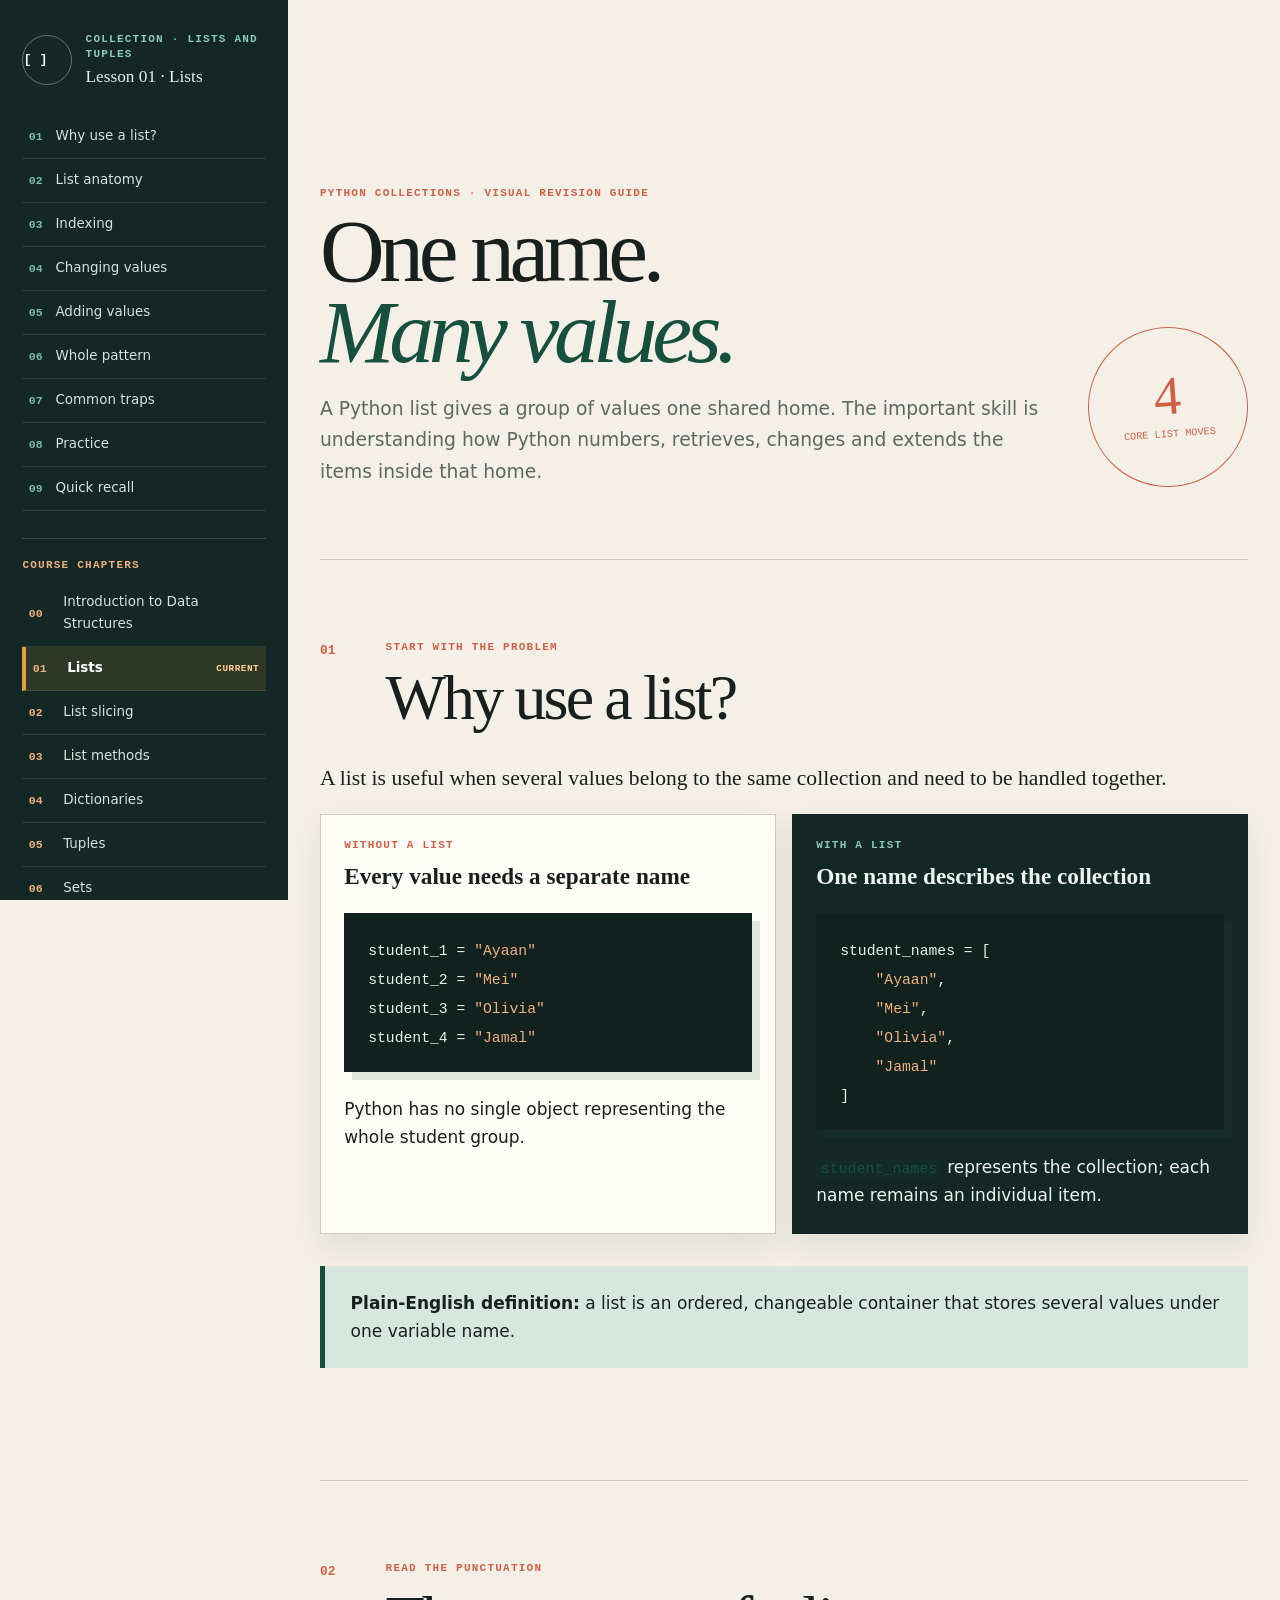
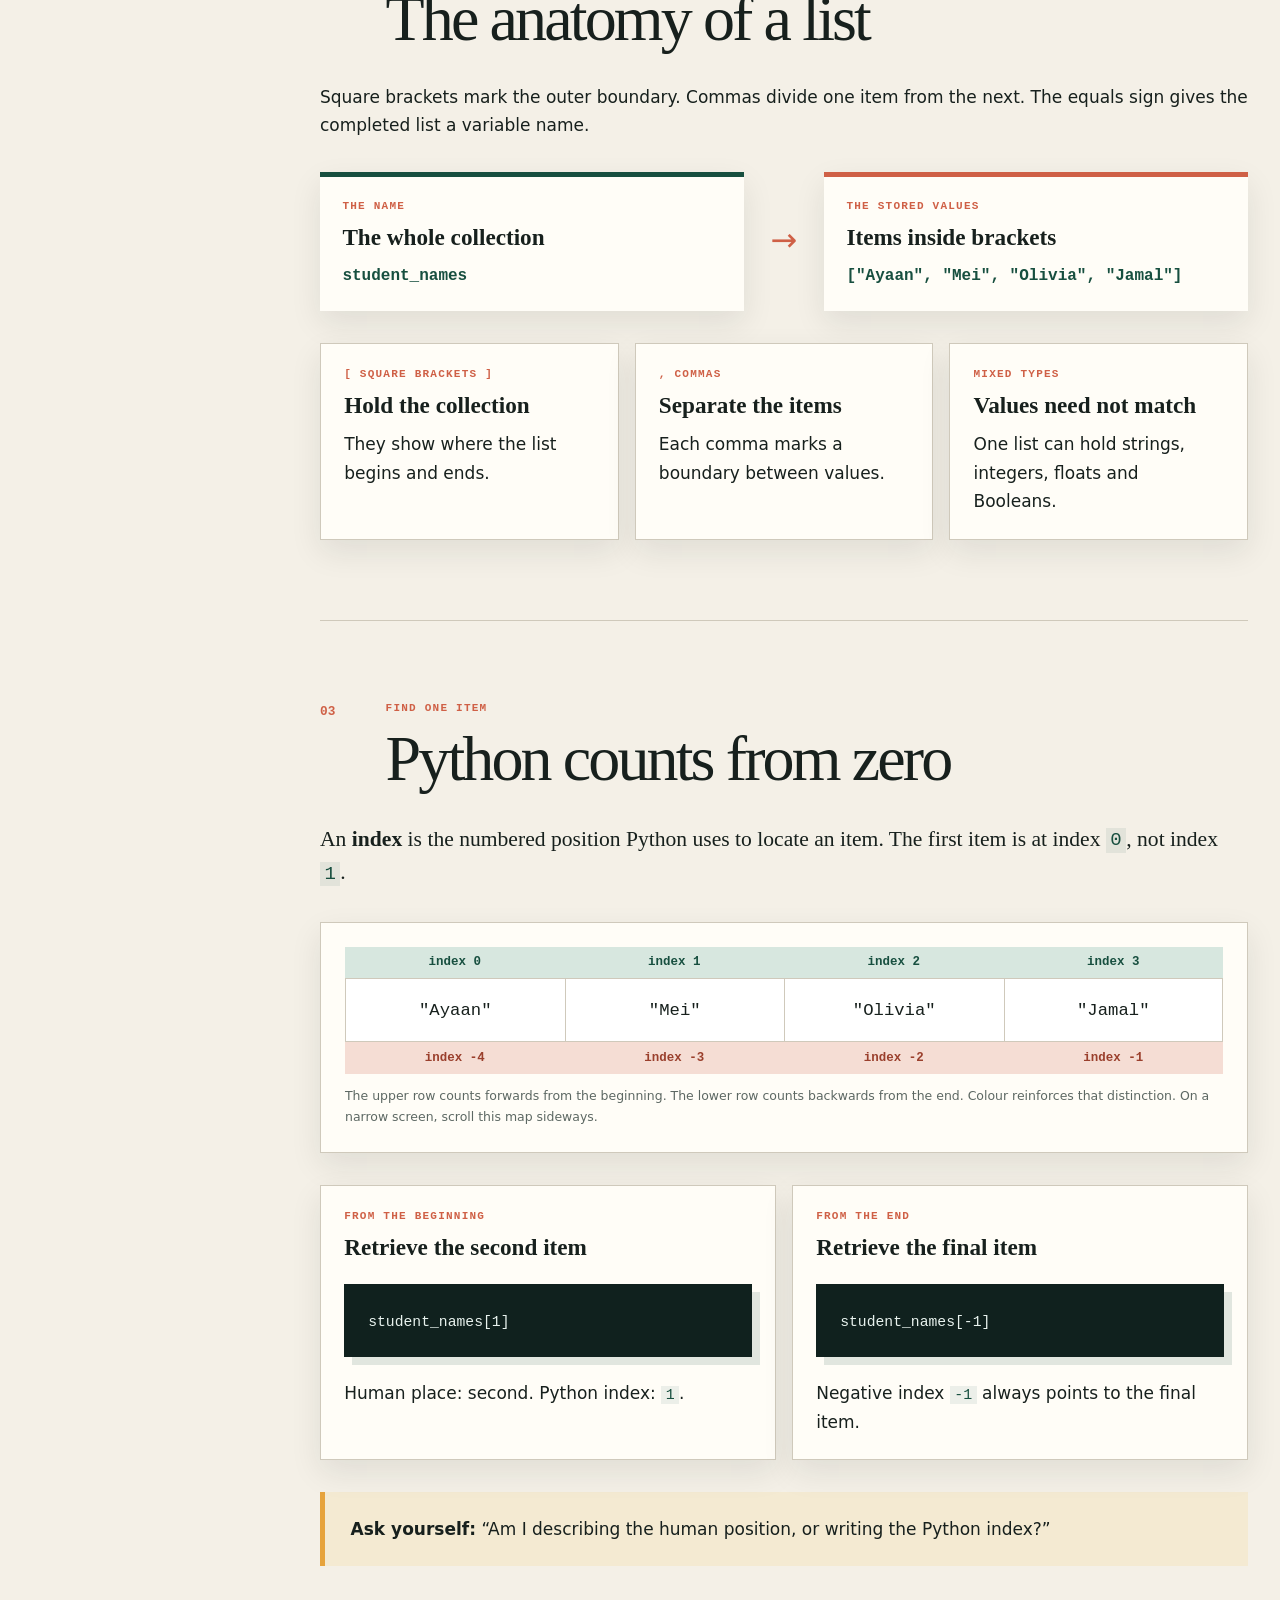
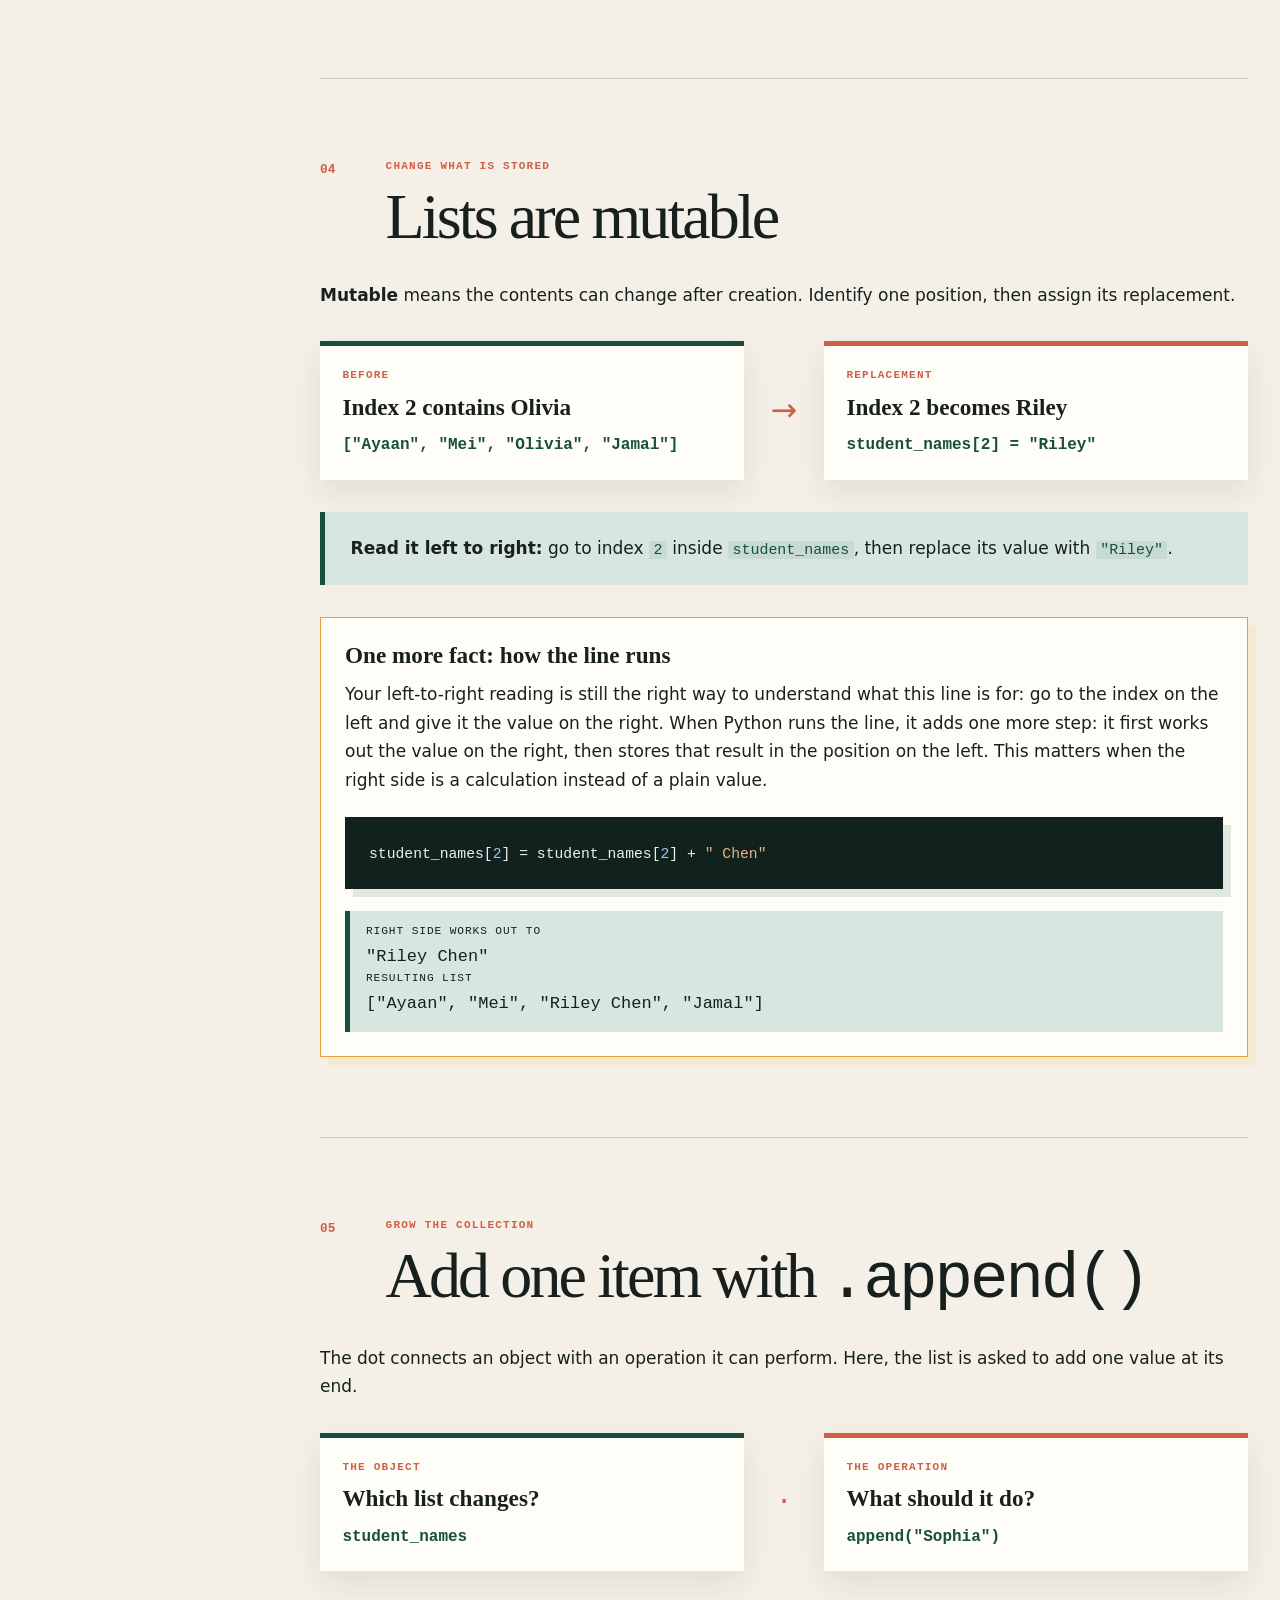
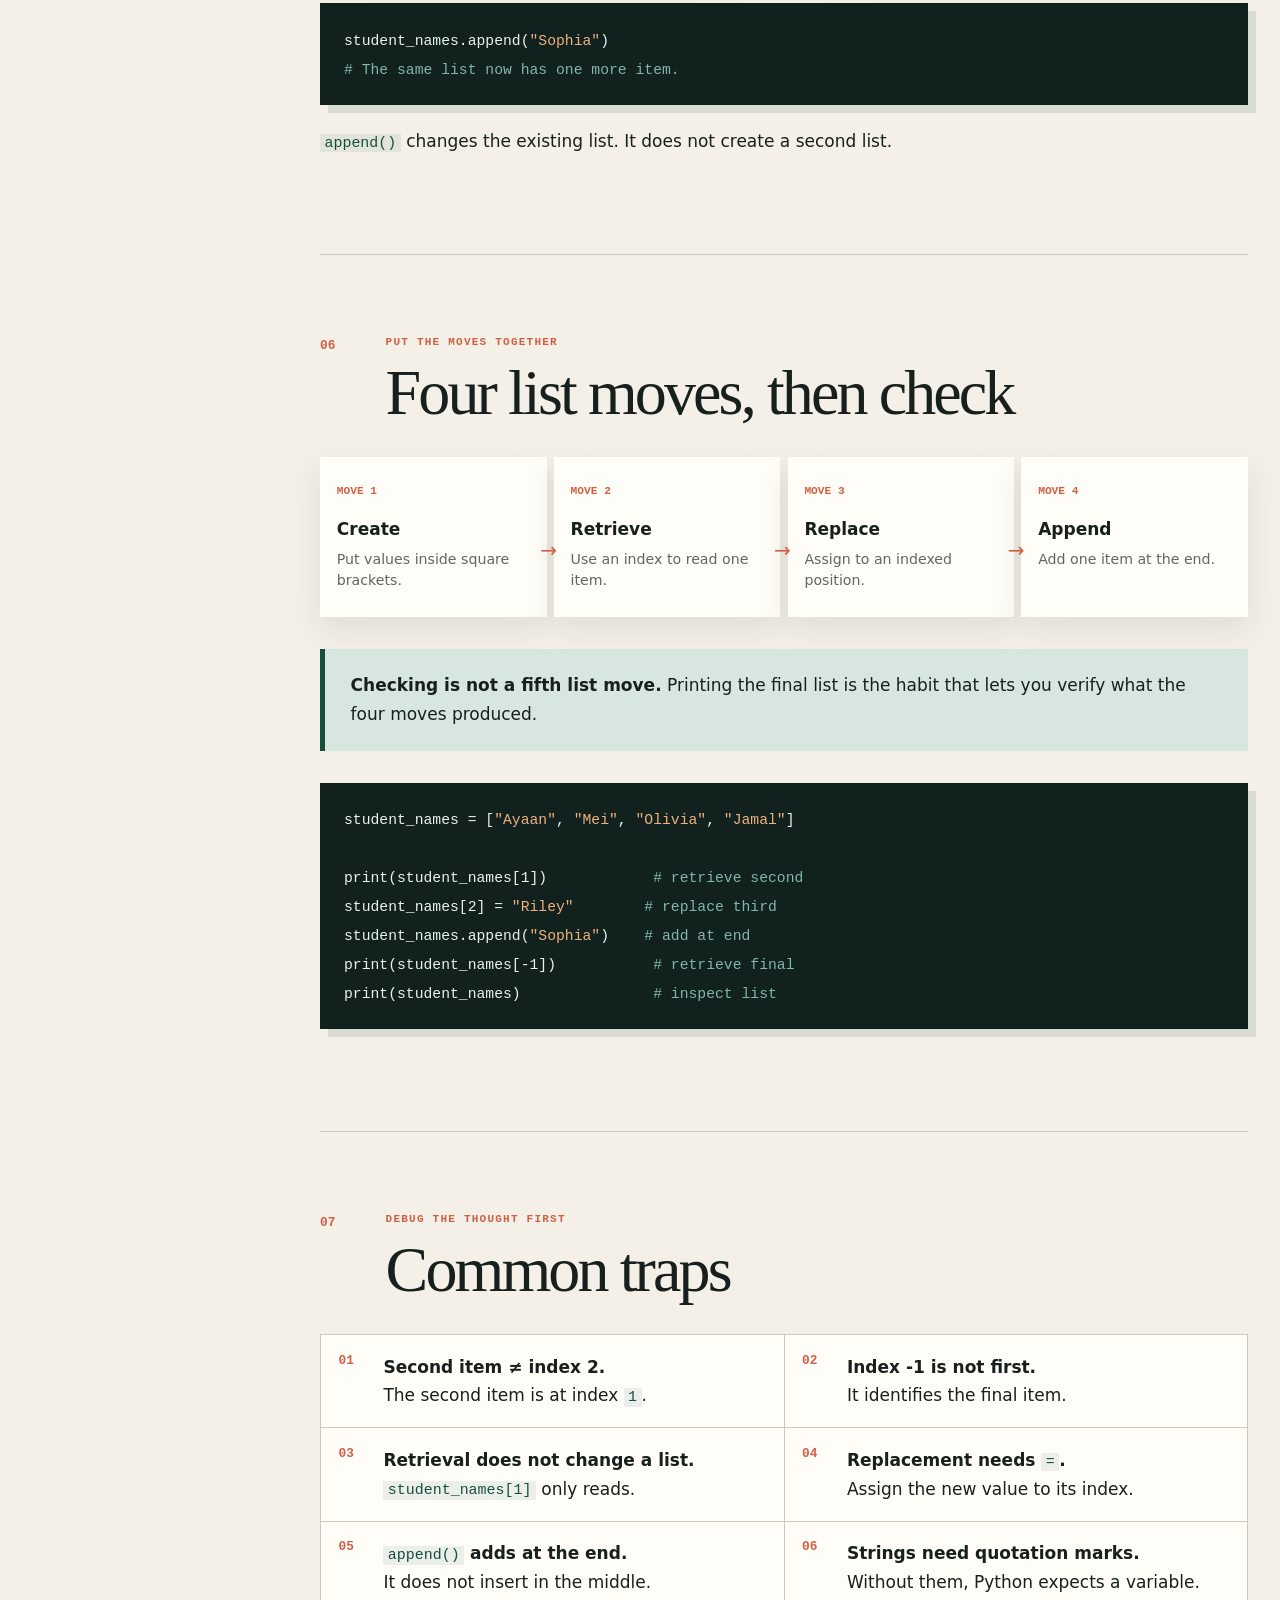
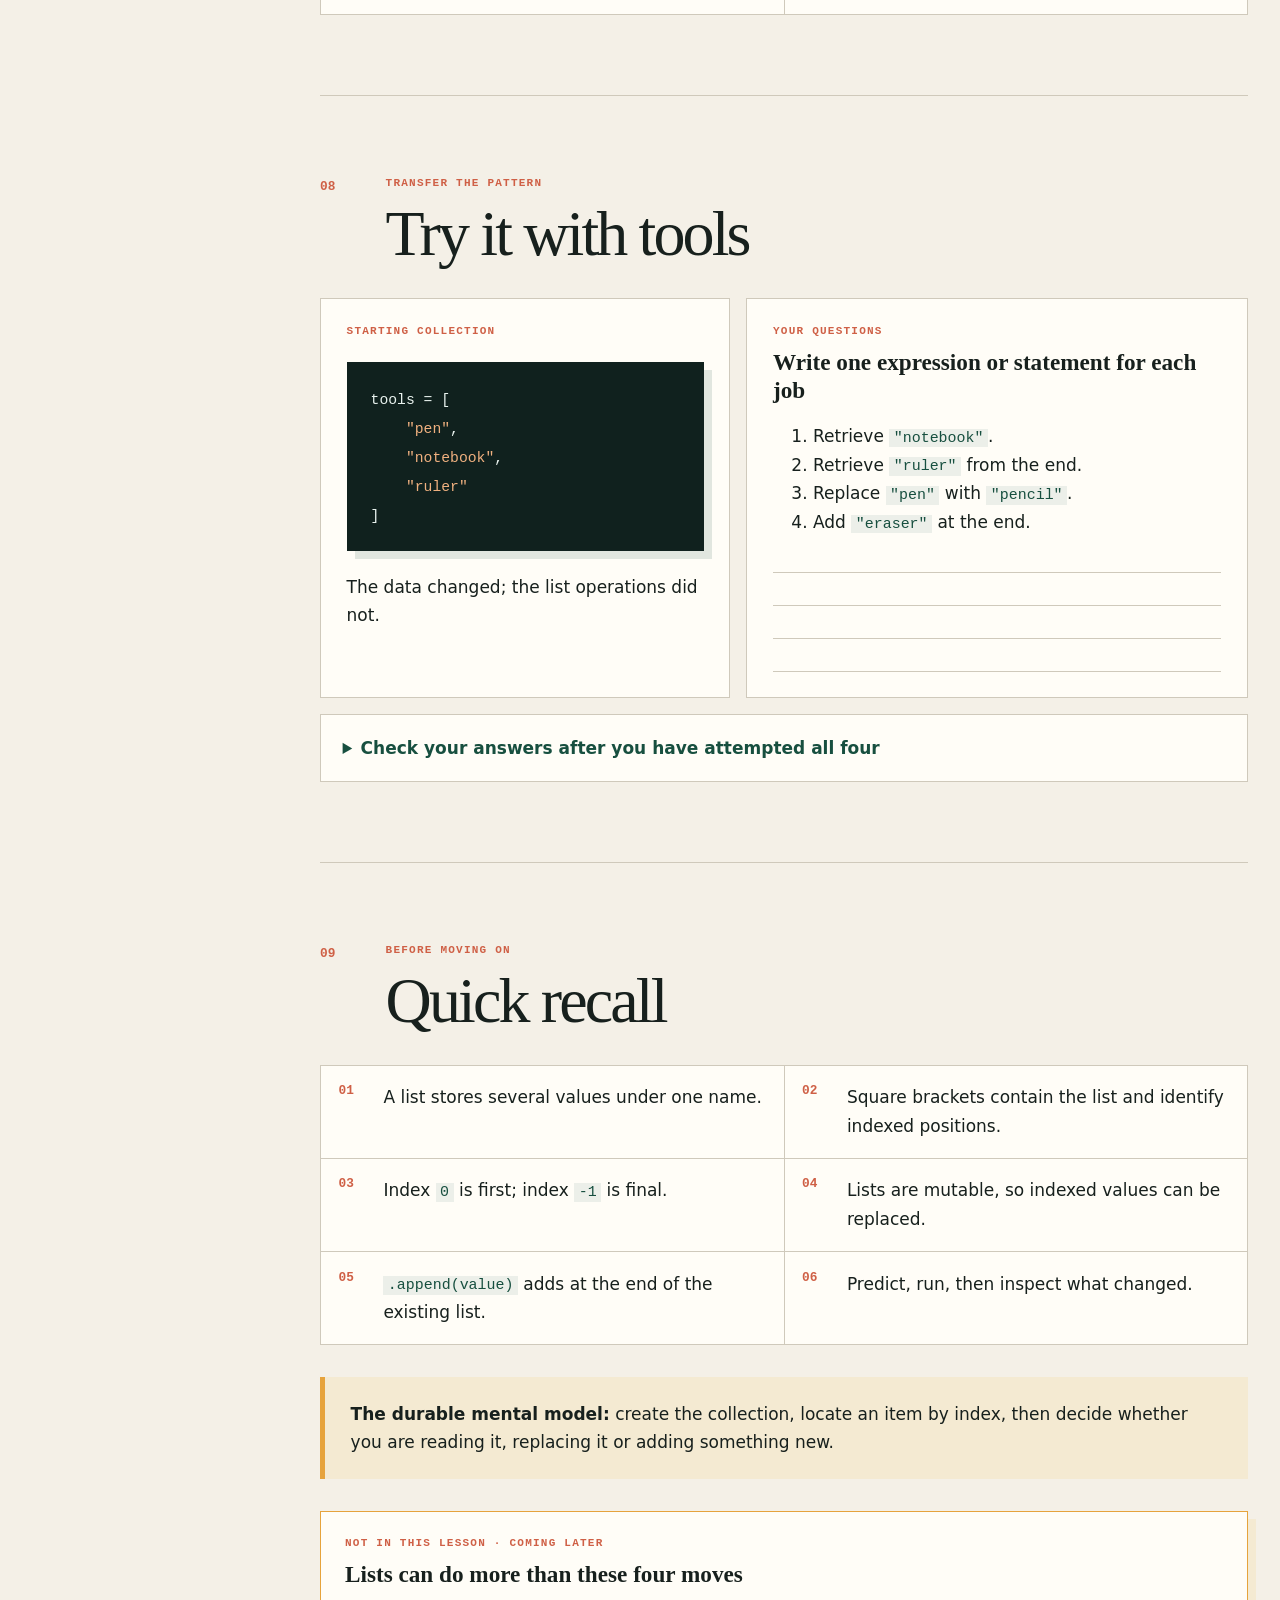
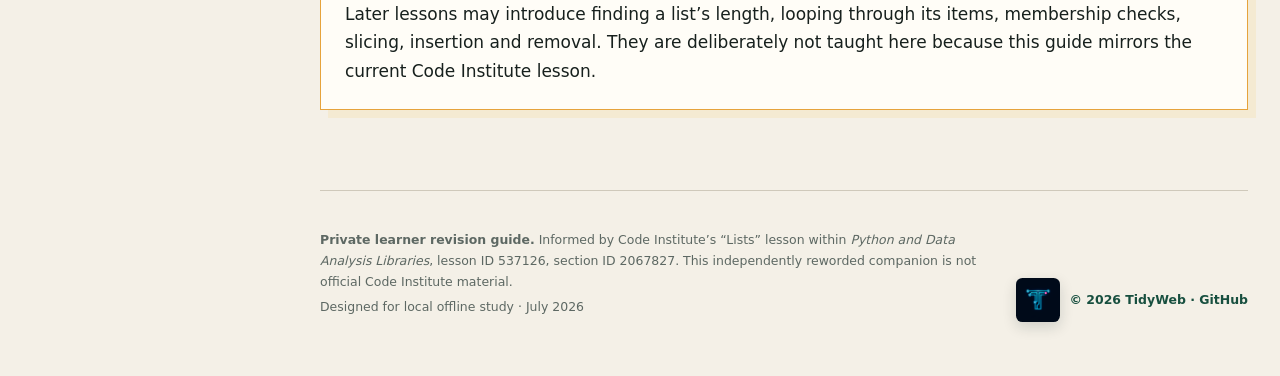
<file: Lists and Tuples/01-lists-visual-guide.html>
<!doctype html>
<html lang="en-GB">
<head>
<meta charset="utf-8">
<meta name="viewport" content="width=device-width,initial-scale=1">
<meta name="description" content="A visual learner guide to Python lists, indexing, mutability and append.">
<title>Python Lists — Visual Revision Guide</title>
<link rel="stylesheet" href="../assets/lesson-guide.css">
</head>
<body>
<a class="skip" href="#main">Skip to the guide</a>
<aside class="rail" aria-label="Guide navigation">
  <div class="brand"><a class="brand-mark brand-home" href="../index.html" aria-label="Introduction to Data Structures">[ ]</a><div><p class="eyebrow">Collection · Lists and Tuples</p><p class="brand-name">Lesson 01 · Lists</p></div></div>
  <nav class="section-nav" aria-label="Sections in Lesson 01"><ol>
    <li><a href="#purpose"><span>01</span> Why use a list?</a></li>
    <li><a href="#anatomy"><span>02</span> List anatomy</a></li>
    <li><a href="#indexing"><span>03</span> Indexing</a></li>
    <li><a href="#mutable"><span>04</span> Changing values</a></li>
    <li><a href="#append"><span>05</span> Adding values</a></li>
    <li><a href="#route"><span>06</span> Whole pattern</a></li>
    <li><a href="#traps"><span>07</span> Common traps</a></li>
    <li><a href="#practice"><span>08</span> Practice</a></li>
    <li><a href="#recall"><span>09</span> Quick recall</a></li>
  </ol></nav>
  <nav class="course-nav" aria-label="Course chapters">
    <p>Course chapters</p>
    <ol>
      <li><a href="../index.html"><span>00</span> Introduction to Data Structures</a></li>
      <li><a href="01-lists-visual-guide.html" aria-current="page"><span>01</span> Lists</a></li>
      <li><a href="02-list-slicing-visual-guide.html"><span>02</span> List slicing</a></li>
      <li><a href="03-list-methods-visual-guide.html"><span>03</span> List methods</a></li>
      <li><a href="04-dictionaries-visual-guide.html"><span>04</span> Dictionaries</a></li>
      <li><a href="05-tuples-visual-guide.html"><span>05</span> Tuples</a></li>
      <li><a href="06-sets-visual-guide.html"><span>06</span> Sets</a></li>
      <li><a href="07-nested-lists-visual-guide.html"><span>07</span> Nested lists</a></li>
      <li><a href="08-nested-dictionaries-visual-guide.html"><span>08</span> Nested dictionaries</a></li>
      <li><a href="09-containment-in-operator-visual-guide.html"><span>09</span> Containment</a></li>
    </ol>
  </nav>
  <div class="rail-note"><p><strong>This page covers Lists</strong></p><p>Tuples will follow as a separate lesson in this collection.</p></div>
</aside>
<main id="main">
  <header class="hero">
    <div><p class="eyebrow">Python collections · Visual revision guide</p><h1>One name.<br><em>Many values.</em></h1><p class="lede">A Python list gives a group of values one shared home. The important skill is understanding how Python numbers, retrieves, changes and extends the items inside that home.</p></div>
    <div class="hero-index"><strong>4</strong><span>core list moves</span></div>
  </header>

  <section class="lesson" id="purpose">
    <div class="lesson-head"><p class="lesson-no">01</p><div><p class="eyebrow">Start with the problem</p><h2>Why use a list?</h2></div></div>
    <p class="thesis">A list is useful when several values belong to the same collection and need to be handled together.</p>
    <div class="two">
      <article class="card"><p class="card-label">Without a list</p><h3>Every value needs a separate name</h3><div class="code-block"><code>student_1 = <span class="code-string">"Ayaan"</span>
student_2 = <span class="code-string">"Mei"</span>
student_3 = <span class="code-string">"Olivia"</span>
student_4 = <span class="code-string">"Jamal"</span></code></div><p>Python has no single object representing the whole student group.</p></article>
      <article class="card card--dark"><p class="card-label">With a list</p><h3>One name describes the collection</h3><div class="code-block"><code>student_names = [
    <span class="code-string">"Ayaan"</span>,
    <span class="code-string">"Mei"</span>,
    <span class="code-string">"Olivia"</span>,
    <span class="code-string">"Jamal"</span>
]</code></div><p><code>student_names</code> represents the collection; each name remains an individual item.</p></article>
    </div>
    <div class="callout"><p><strong>Plain-English definition:</strong> a list is an ordered, changeable container that stores several values under one variable name.</p></div>
  </section>

  <section class="lesson" id="anatomy">
    <div class="lesson-head"><p class="lesson-no">02</p><div><p class="eyebrow">Read the punctuation</p><h2>The anatomy of a list</h2></div></div>
    <p>Square brackets mark the outer boundary. Commas divide one item from the next. The equals sign gives the completed list a variable name.</p>
    <div class="anatomy"><div><p class="card-label">The name</p><h3>The whole collection</h3><code class="syntax">student_names</code></div><div class="arrow">→</div><div><p class="card-label">The stored values</p><h3>Items inside brackets</h3><code class="syntax">["Ayaan", "Mei", "Olivia", "Jamal"]</code></div></div>
    <div class="three">
      <article class="card"><p class="card-label">[ square brackets ]</p><h3>Hold the collection</h3><p>They show where the list begins and ends.</p></article>
      <article class="card"><p class="card-label">, commas</p><h3>Separate the items</h3><p>Each comma marks a boundary between values.</p></article>
      <article class="card"><p class="card-label">Mixed types</p><h3>Values need not match</h3><p>One list can hold strings, integers, floats and Booleans.</p></article>
    </div>
  </section>

  <section class="lesson" id="indexing">
    <div class="lesson-head"><p class="lesson-no">03</p><div><p class="eyebrow">Find one item</p><h2>Python counts from zero</h2></div></div>
    <p class="thesis">An <strong>index</strong> is the numbered position Python uses to locate an item. The first item is at index <code>0</code>, not index <code>1</code>.</p>
    <div class="index-map">
      <div class="index-grid">
        <div class="index-cell"><div class="pos">index 0</div><div class="value">"Ayaan"</div><div class="neg">index -4</div></div>
        <div class="index-cell"><div class="pos">index 1</div><div class="value">"Mei"</div><div class="neg">index -3</div></div>
        <div class="index-cell"><div class="pos">index 2</div><div class="value">"Olivia"</div><div class="neg">index -2</div></div>
        <div class="index-cell"><div class="pos">index 3</div><div class="value">"Jamal"</div><div class="neg">index -1</div></div>
      </div>
      <p class="scroll-note">The upper row counts forwards from the beginning. The lower row counts backwards from the end. Colour reinforces that distinction. On a narrow screen, scroll this map sideways.</p>
    </div>
    <div class="two">
      <article class="card"><p class="card-label">From the beginning</p><h3>Retrieve the second item</h3><div class="code-block"><code>student_names[1]</code></div><p>Human place: second. Python index: <code>1</code>.</p></article>
      <article class="card"><p class="card-label">From the end</p><h3>Retrieve the final item</h3><div class="code-block"><code>student_names[-1]</code></div><p>Negative index <code>-1</code> always points to the final item.</p></article>
    </div>
    <div class="callout callout--amber"><p><strong>Ask yourself:</strong> “Am I describing the human position, or writing the Python index?”</p></div>
  </section>

  <section class="lesson" id="mutable">
    <div class="lesson-head"><p class="lesson-no">04</p><div><p class="eyebrow">Change what is stored</p><h2>Lists are mutable</h2></div></div>
    <p><strong>Mutable</strong> means the contents can change after creation. Identify one position, then assign its replacement.</p>
    <div class="operation"><div><p class="card-label">Before</p><h3>Index 2 contains Olivia</h3><code class="syntax">["Ayaan", "Mei", "Olivia", "Jamal"]</code></div><div class="arrow">→</div><div><p class="card-label">Replacement</p><h3>Index 2 becomes Riley</h3><code class="syntax">student_names[2] = "Riley"</code></div></div>
    <div class="callout"><p><strong>Read it left to right:</strong> go to index <code>2</code> inside <code>student_names</code>, then replace its value with <code>"Riley"</code>.</p></div>
    <div class="future-note">
      <h3>One more fact: how the line runs</h3>
      <p>Your left-to-right reading is still the right way to understand what this line is for: go to the index on the left and give it the value on the right. When Python runs the line, it adds one more step: it first works out the value on the right, then stores that result in the position on the left. This matters when the right side is a calculation instead of a plain value.</p>
      <div class="code-block"><code>student_names[<span class="code-num">2</span>] = student_names[<span class="code-num">2</span>] + <span class="code-string">" Chen"</span></code></div>
      <div class="output"><strong>Right side works out to</strong><code>"Riley Chen"</code><strong>Resulting list</strong><code>["Ayaan", "Mei", "Riley Chen", "Jamal"]</code></div>
    </div>
  </section>

  <section class="lesson" id="append">
    <div class="lesson-head"><p class="lesson-no">05</p><div><p class="eyebrow">Grow the collection</p><h2>Add one item with <code>.append()</code></h2></div></div>
    <p>The dot connects an object with an operation it can perform. Here, the list is asked to add one value at its end.</p>
    <div class="anatomy"><div><p class="card-label">The object</p><h3>Which list changes?</h3><code class="syntax">student_names</code></div><div class="arrow">·</div><div><p class="card-label">The operation</p><h3>What should it do?</h3><code class="syntax">append("Sophia")</code></div></div>
    <div class="code-block"><code>student_names.append(<span class="code-string">"Sophia"</span>)
<span class="code-comment"># The same list now has one more item.</span></code></div>
    <p><code>append()</code> changes the existing list. It does not create a second list.</p>
  </section>

  <section class="lesson" id="route">
    <div class="lesson-head"><p class="lesson-no">06</p><div><p class="eyebrow">Put the moves together</p><h2>Four list moves, then check</h2></div></div>
    <div class="route"><article><span>MOVE 1</span><strong>Create</strong><small>Put values inside square brackets.</small></article><article><span>MOVE 2</span><strong>Retrieve</strong><small>Use an index to read one item.</small></article><article><span>MOVE 3</span><strong>Replace</strong><small>Assign to an indexed position.</small></article><article><span>MOVE 4</span><strong>Append</strong><small>Add one item at the end.</small></article></div>
    <div class="callout"><p><strong>Checking is not a fifth list move.</strong> Printing the final list is the habit that lets you verify what the four moves produced.</p></div>
    <div class="code-block"><code>student_names = [<span class="code-string">"Ayaan"</span>, <span class="code-string">"Mei"</span>, <span class="code-string">"Olivia"</span>, <span class="code-string">"Jamal"</span>]

print(student_names[1])            <span class="code-comment"># retrieve second</span>
student_names[2] = <span class="code-string">"Riley"</span>        <span class="code-comment"># replace third</span>
student_names.append(<span class="code-string">"Sophia"</span>)    <span class="code-comment"># add at end</span>
print(student_names[-1])           <span class="code-comment"># retrieve final</span>
print(student_names)               <span class="code-comment"># inspect list</span></code></div>
  </section>

  <section class="lesson" id="traps">
    <div class="lesson-head"><p class="lesson-no">07</p><div><p class="eyebrow">Debug the thought first</p><h2>Common traps</h2></div></div>
    <ul class="checklist">
      <li><span>01</span><p><strong>Second item ≠ index 2.</strong><br>The second item is at index <code>1</code>.</p></li>
      <li><span>02</span><p><strong>Index -1 is not first.</strong><br>It identifies the final item.</p></li>
      <li><span>03</span><p><strong>Retrieval does not change a list.</strong><br><code>student_names[1]</code> only reads.</p></li>
      <li><span>04</span><p><strong>Replacement needs <code>=</code>.</strong><br>Assign the new value to its index.</p></li>
      <li><span>05</span><p><strong><code>append()</code> adds at the end.</strong><br>It does not insert in the middle.</p></li>
      <li><span>06</span><p><strong>Strings need quotation marks.</strong><br>Without them, Python expects a variable.</p></li>
    </ul>
  </section>

  <section class="lesson" id="practice">
    <div class="lesson-head"><p class="lesson-no">08</p><div><p class="eyebrow">Transfer the pattern</p><h2>Try it with tools</h2></div></div>
    <div class="practice">
      <div><p class="card-label">Starting collection</p><div class="code-block"><code>tools = [
    <span class="code-string">"pen"</span>,
    <span class="code-string">"notebook"</span>,
    <span class="code-string">"ruler"</span>
]</code></div><p>The data changed; the list operations did not.</p></div>
      <div><p class="card-label">Your questions</p><h3>Write one expression or statement for each job</h3><ol><li>Retrieve <code>"notebook"</code>.</li><li>Retrieve <code>"ruler"</code> from the end.</li><li>Replace <code>"pen"</code> with <code>"pencil"</code>.</li><li>Add <code>"eraser"</code> at the end.</li></ol><div class="answer-lines"><span></span><span></span><span></span><span></span></div></div>
    </div>
    <details class="answer-check">
      <summary>Check your answers after you have attempted all four</summary>
      <div>
        <ol>
          <li><code>tools[1]</code> retrieves the second item, <code>"notebook"</code>.</li>
          <li><code>tools[-1]</code> retrieves the final item, <code>"ruler"</code>.</li>
          <li><code>tools[0] = "pencil"</code> replaces the first item.</li>
          <li><code>tools.append("eraser")</code> adds one new final item.</li>
        </ol>
        <div class="code-block"><code>tools = [<span class="code-string">"pen"</span>, <span class="code-string">"notebook"</span>, <span class="code-string">"ruler"</span>]

print(tools[1])
print(tools[-1])
tools[0] = <span class="code-string">"pencil"</span>
tools.append(<span class="code-string">"eraser"</span>)
print(tools)</code></div>
        <p><strong>Final list:</strong> <code>["pencil", "notebook", "ruler", "eraser"]</code></p>
      </div>
    </details>
  </section>

  <section class="lesson" id="recall">
    <div class="lesson-head"><p class="lesson-no">09</p><div><p class="eyebrow">Before moving on</p><h2>Quick recall</h2></div></div>
    <ul class="checklist">
      <li><span>01</span><p>A list stores several values under one name.</p></li>
      <li><span>02</span><p>Square brackets contain the list and identify indexed positions.</p></li>
      <li><span>03</span><p>Index <code>0</code> is first; index <code>-1</code> is final.</p></li>
      <li><span>04</span><p>Lists are mutable, so indexed values can be replaced.</p></li>
      <li><span>05</span><p><code>.append(value)</code> adds at the end of the existing list.</p></li>
      <li><span>06</span><p>Predict, run, then inspect what changed.</p></li>
    </ul>
    <div class="callout callout--amber"><p><strong>The durable mental model:</strong> create the collection, locate an item by index, then decide whether you are reading it, replacing it or adding something new.</p></div>
    <div class="future-note"><p class="card-label">Not in this lesson · coming later</p><h3>Lists can do more than these four moves</h3><p>Later lessons may introduce finding a list’s length, looping through its items, membership checks, slicing, insertion and removal. They are deliberately not taught here because this guide mirrors the current Code Institute lesson.</p></div>
  </section>

  <footer>
    <div><p><strong>Private learner revision guide.</strong> Informed by Code Institute’s “Lists” lesson within <em>Python and Data Analysis Libraries</em>, lesson ID 537126, section ID 2067827. This independently reworded companion is not official Code Institute material.</p><p>Designed for local offline study · July 2026</p></div>
    <a class="tidy" href="https://github.com/TidyWeb/" target="_blank" rel="noopener"><img src="../assets/tidyweb_logo.png" alt="TidyWeb logo" width="44" height="44"><span>© 2026 TidyWeb · GitHub</span></a>
  </footer>
</main>
</body>
</html>
</file>
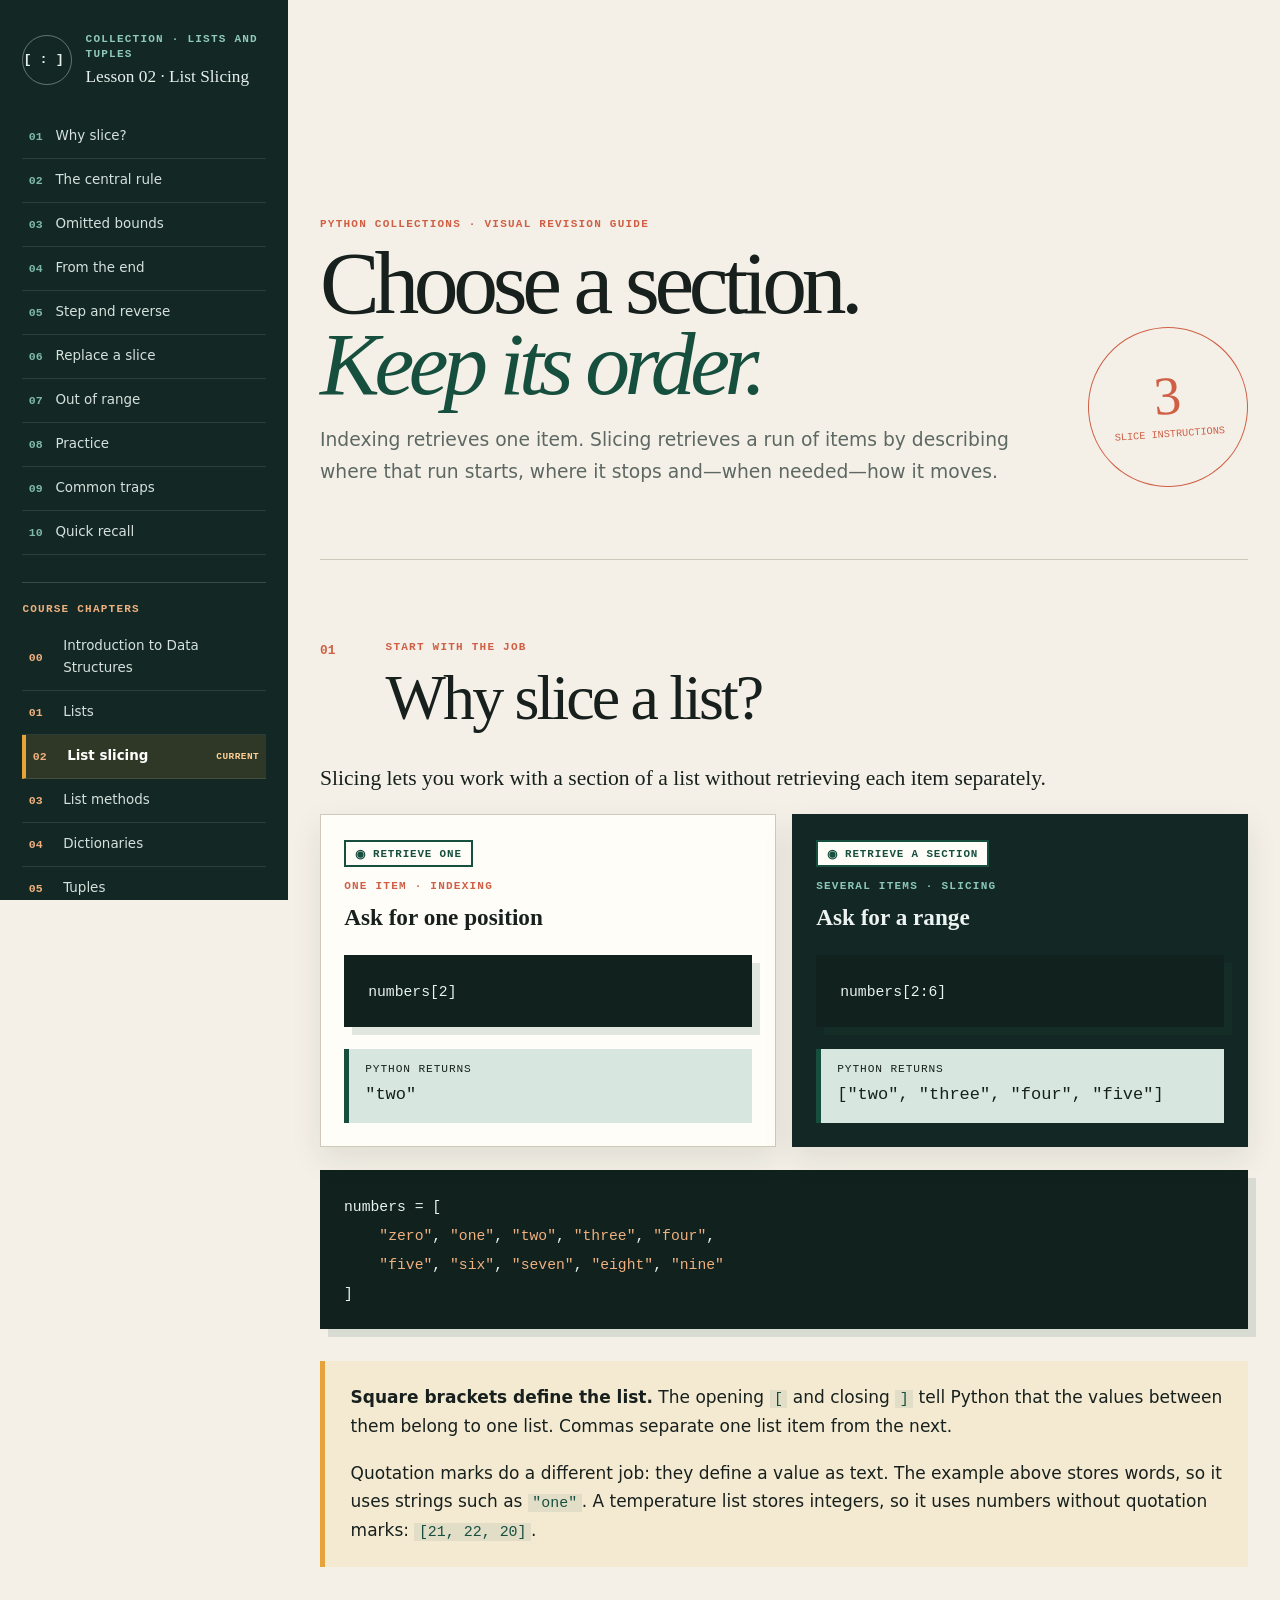
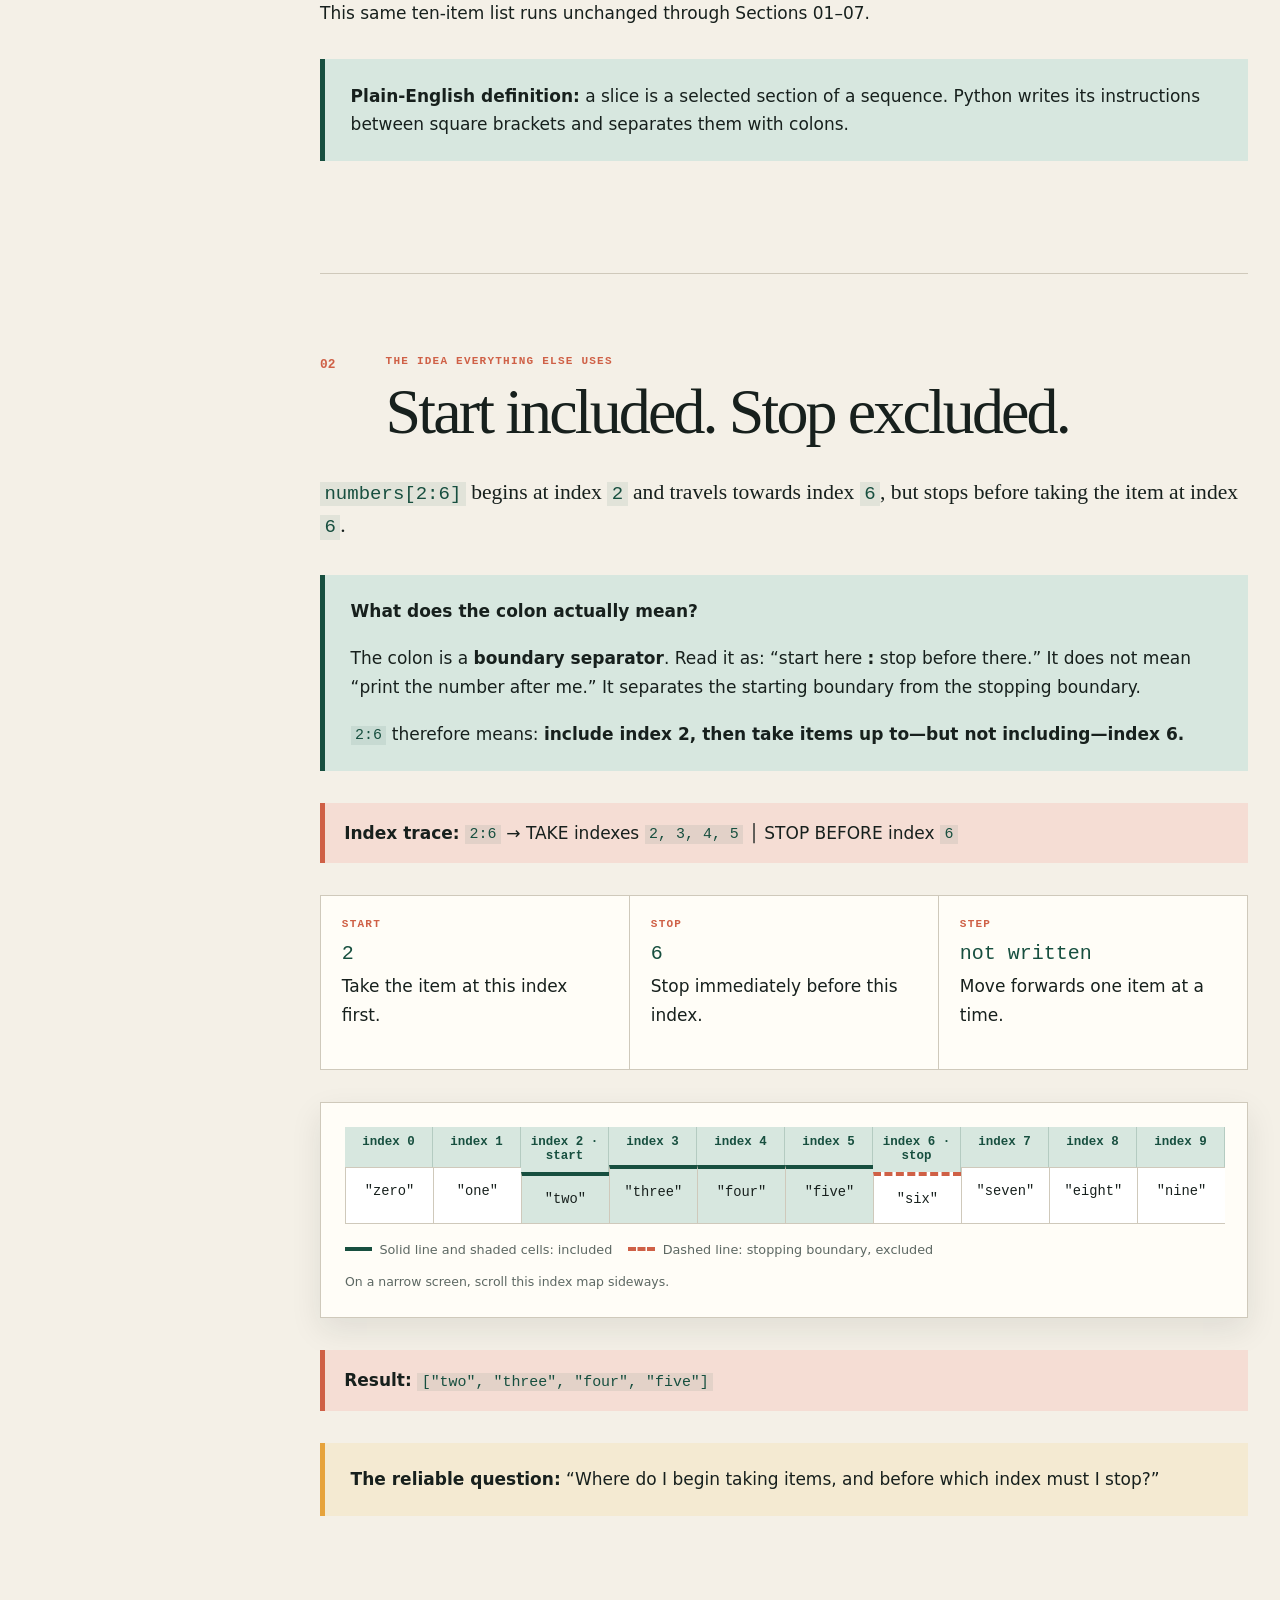
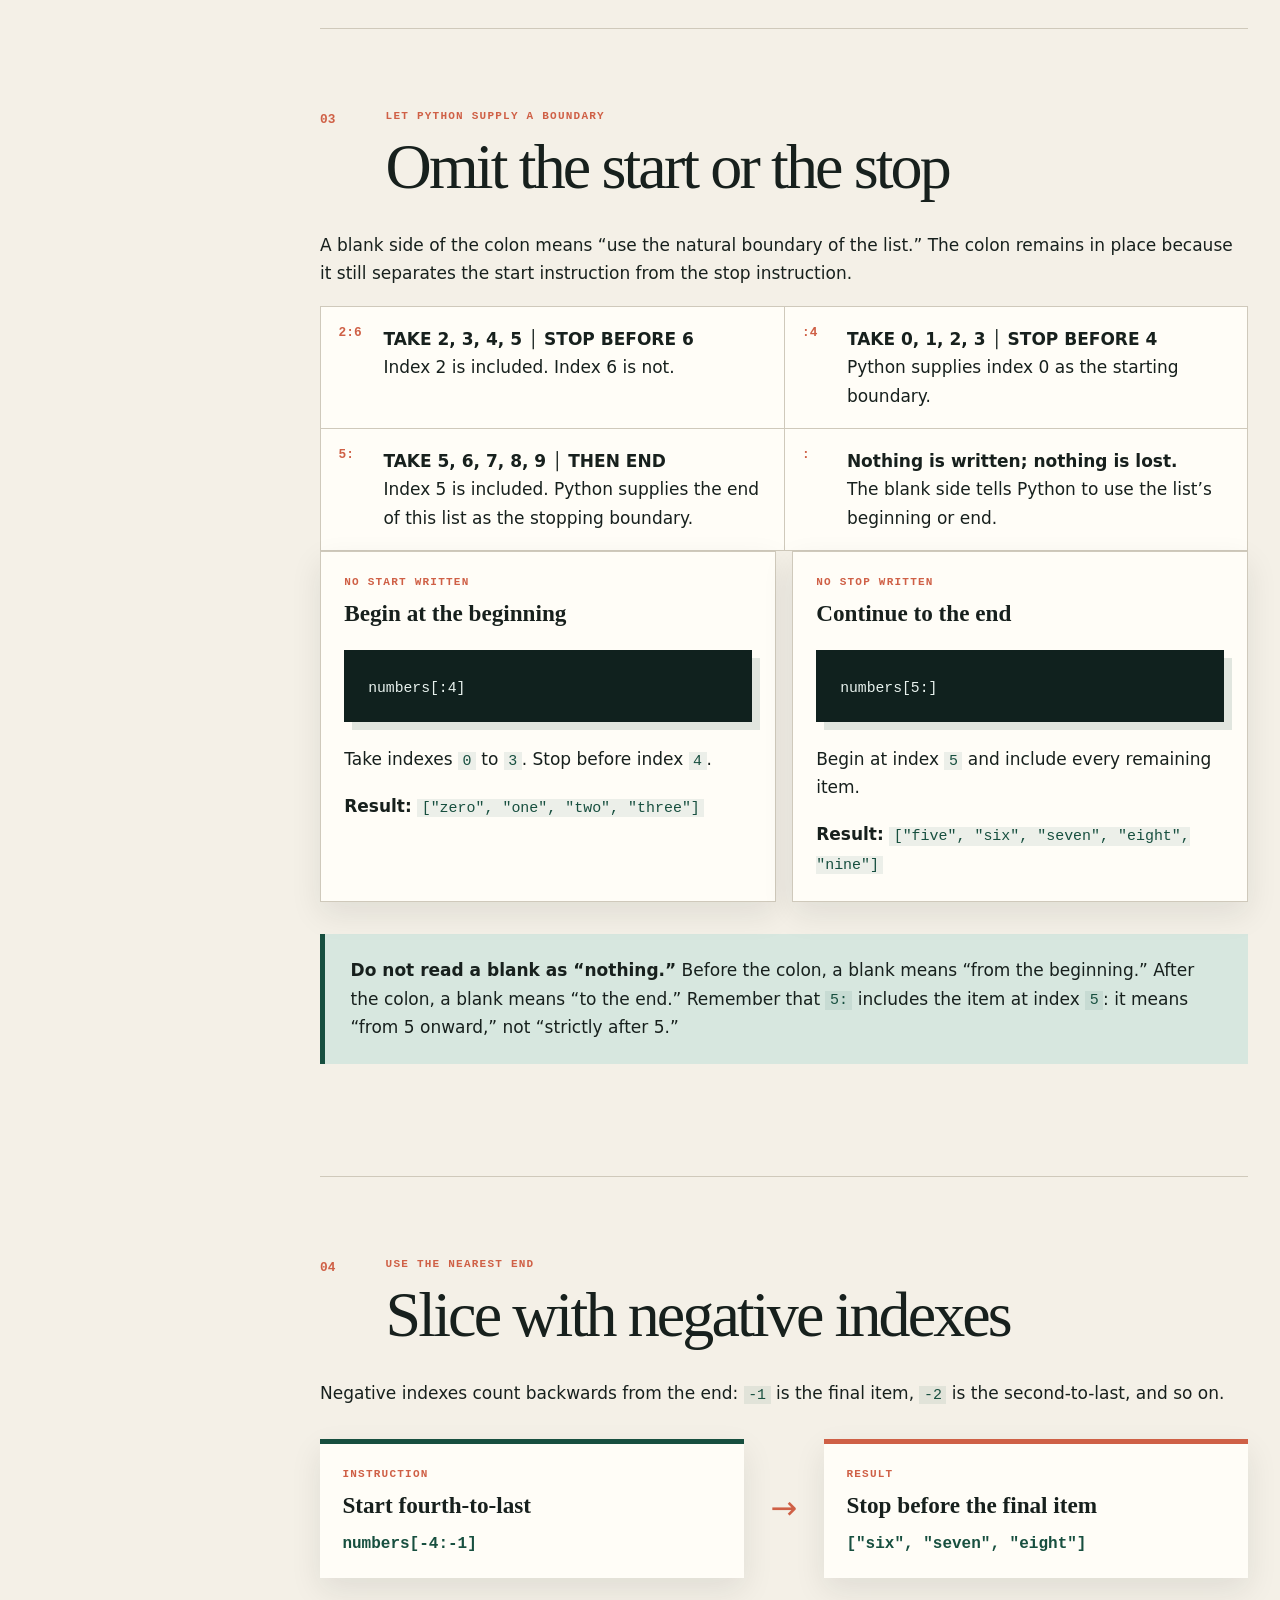
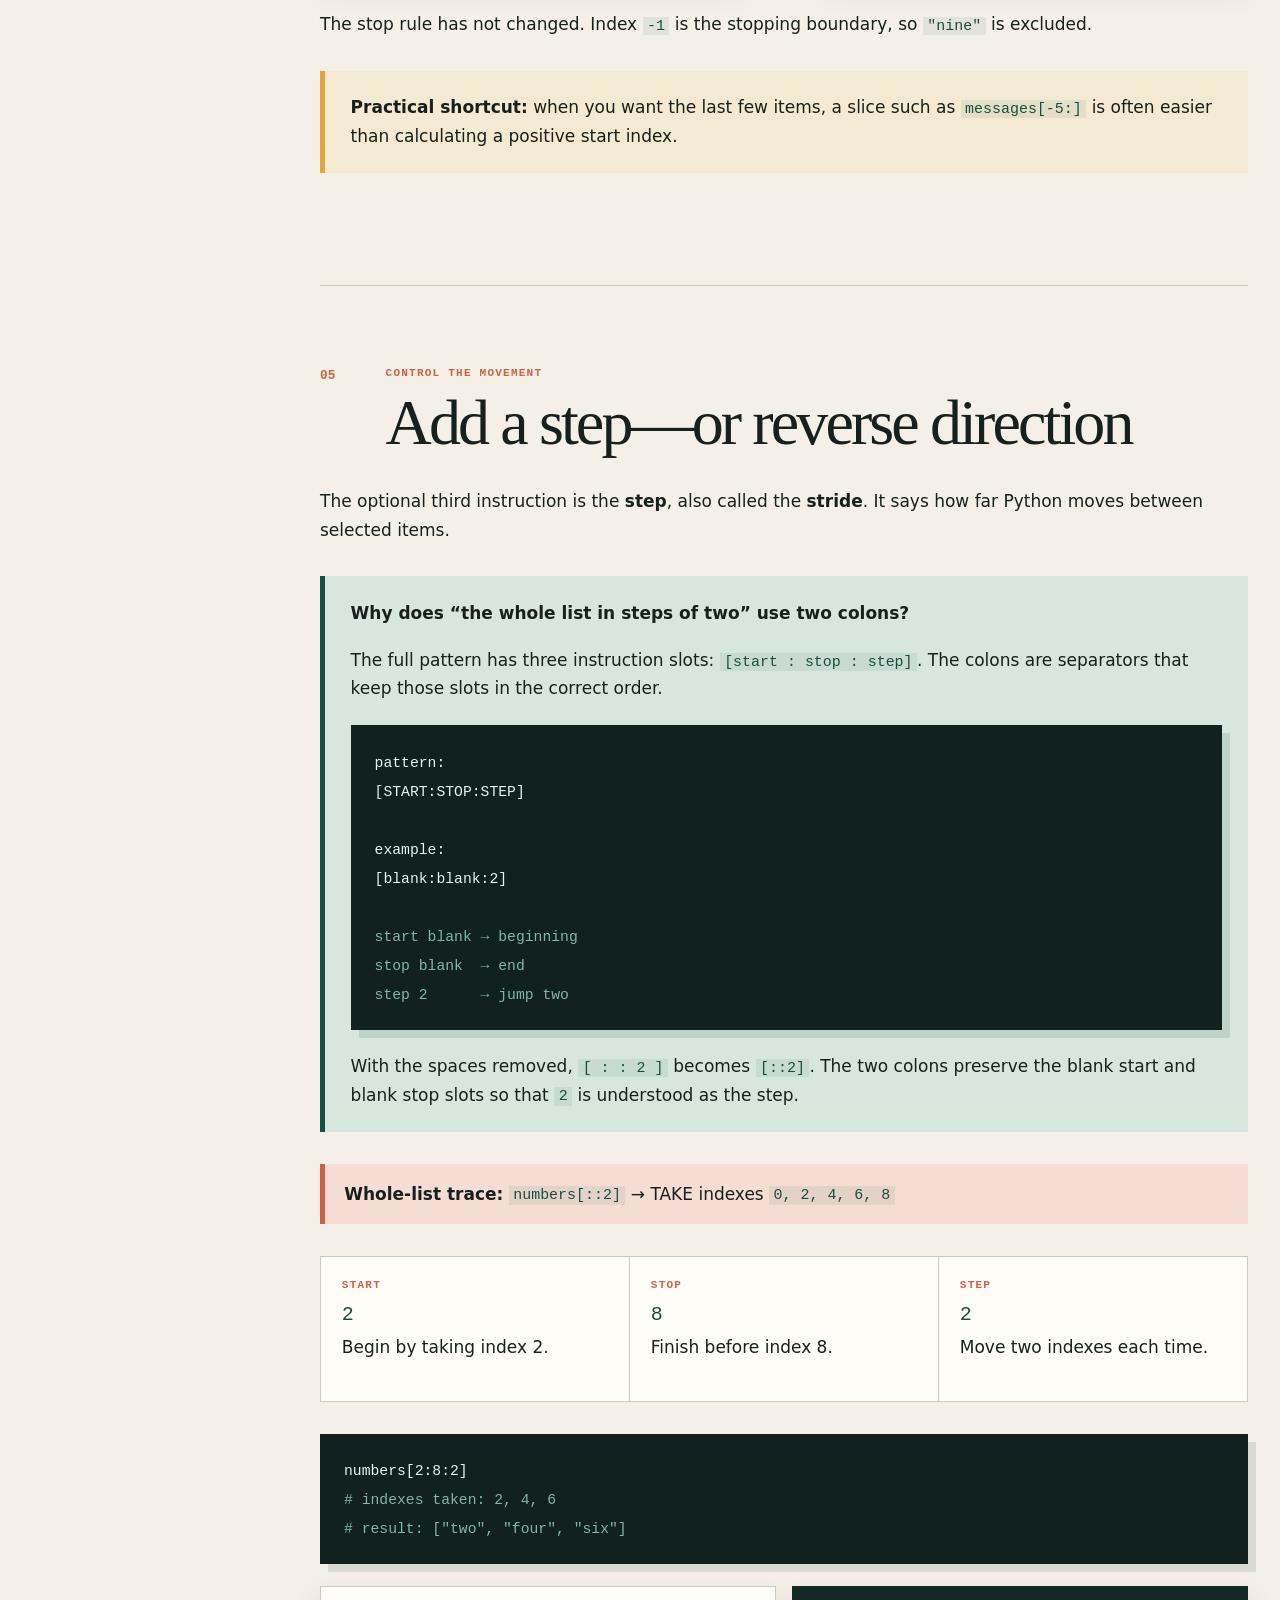
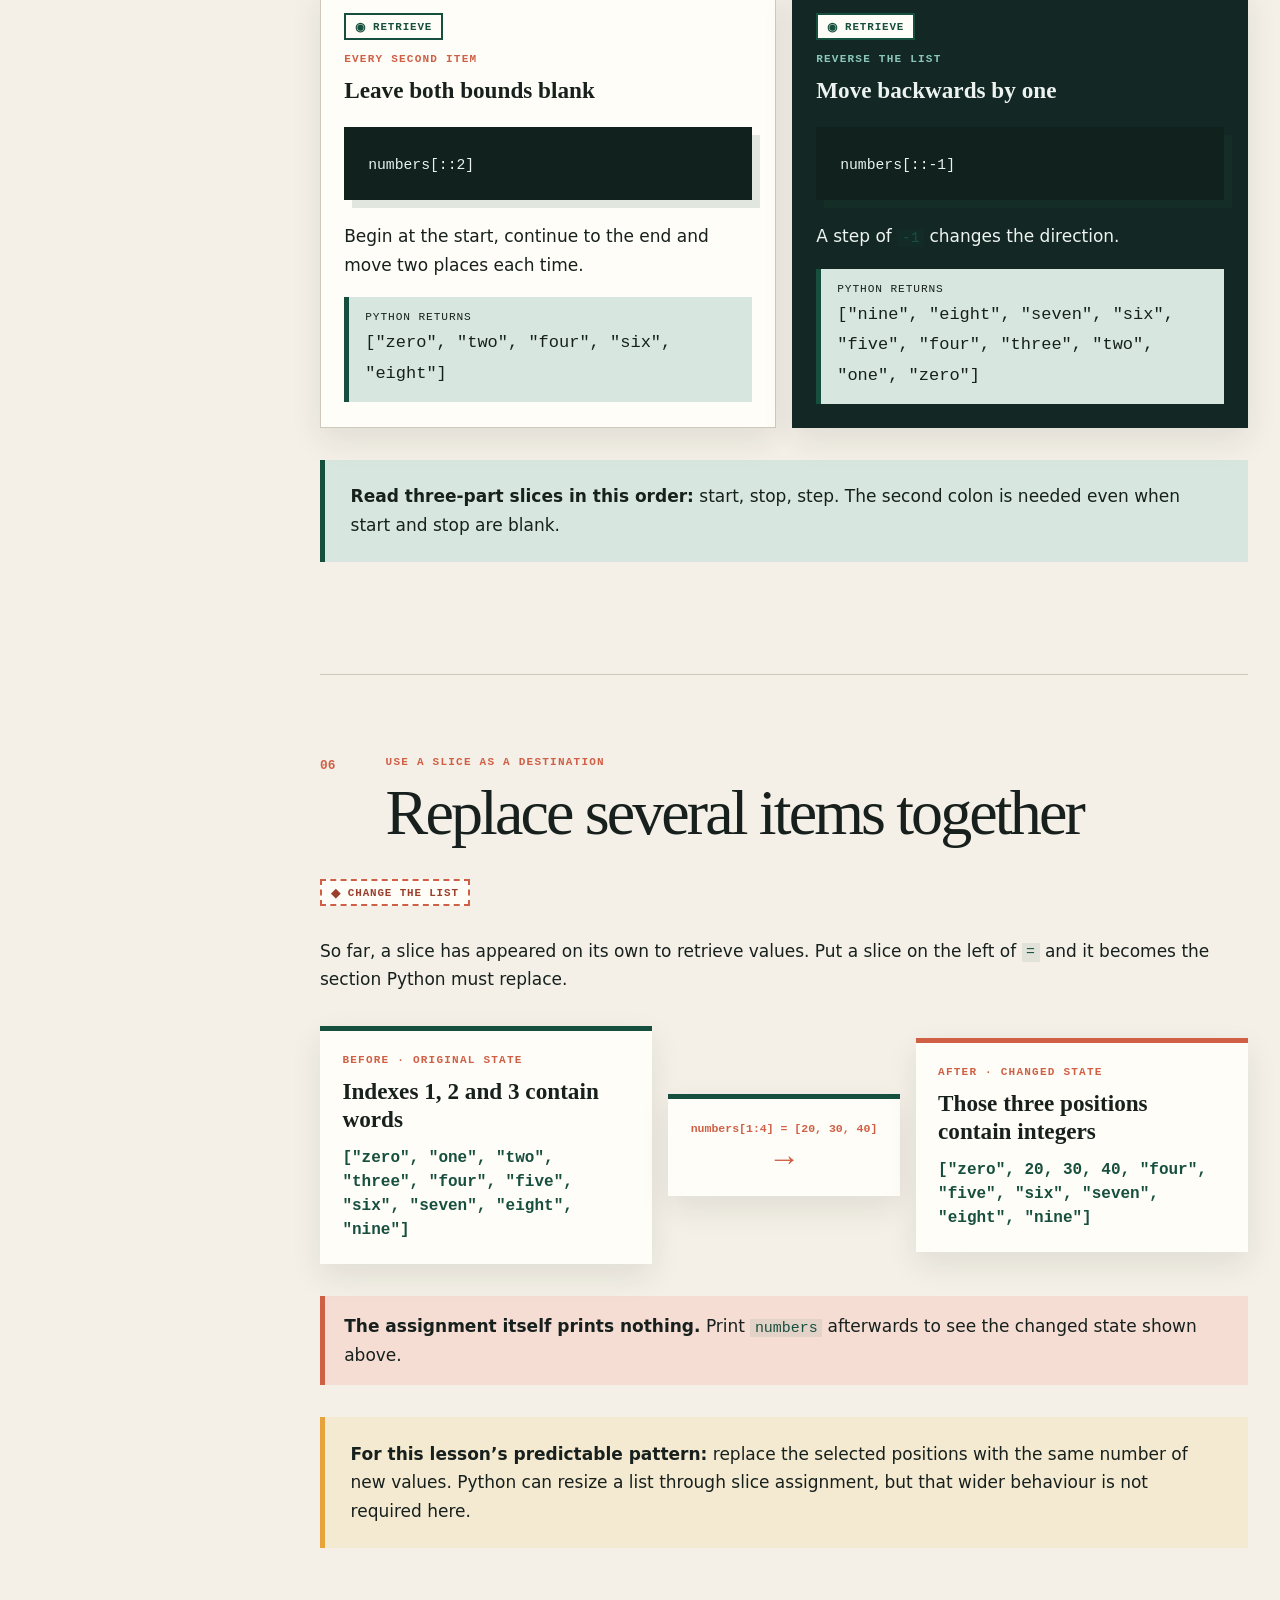
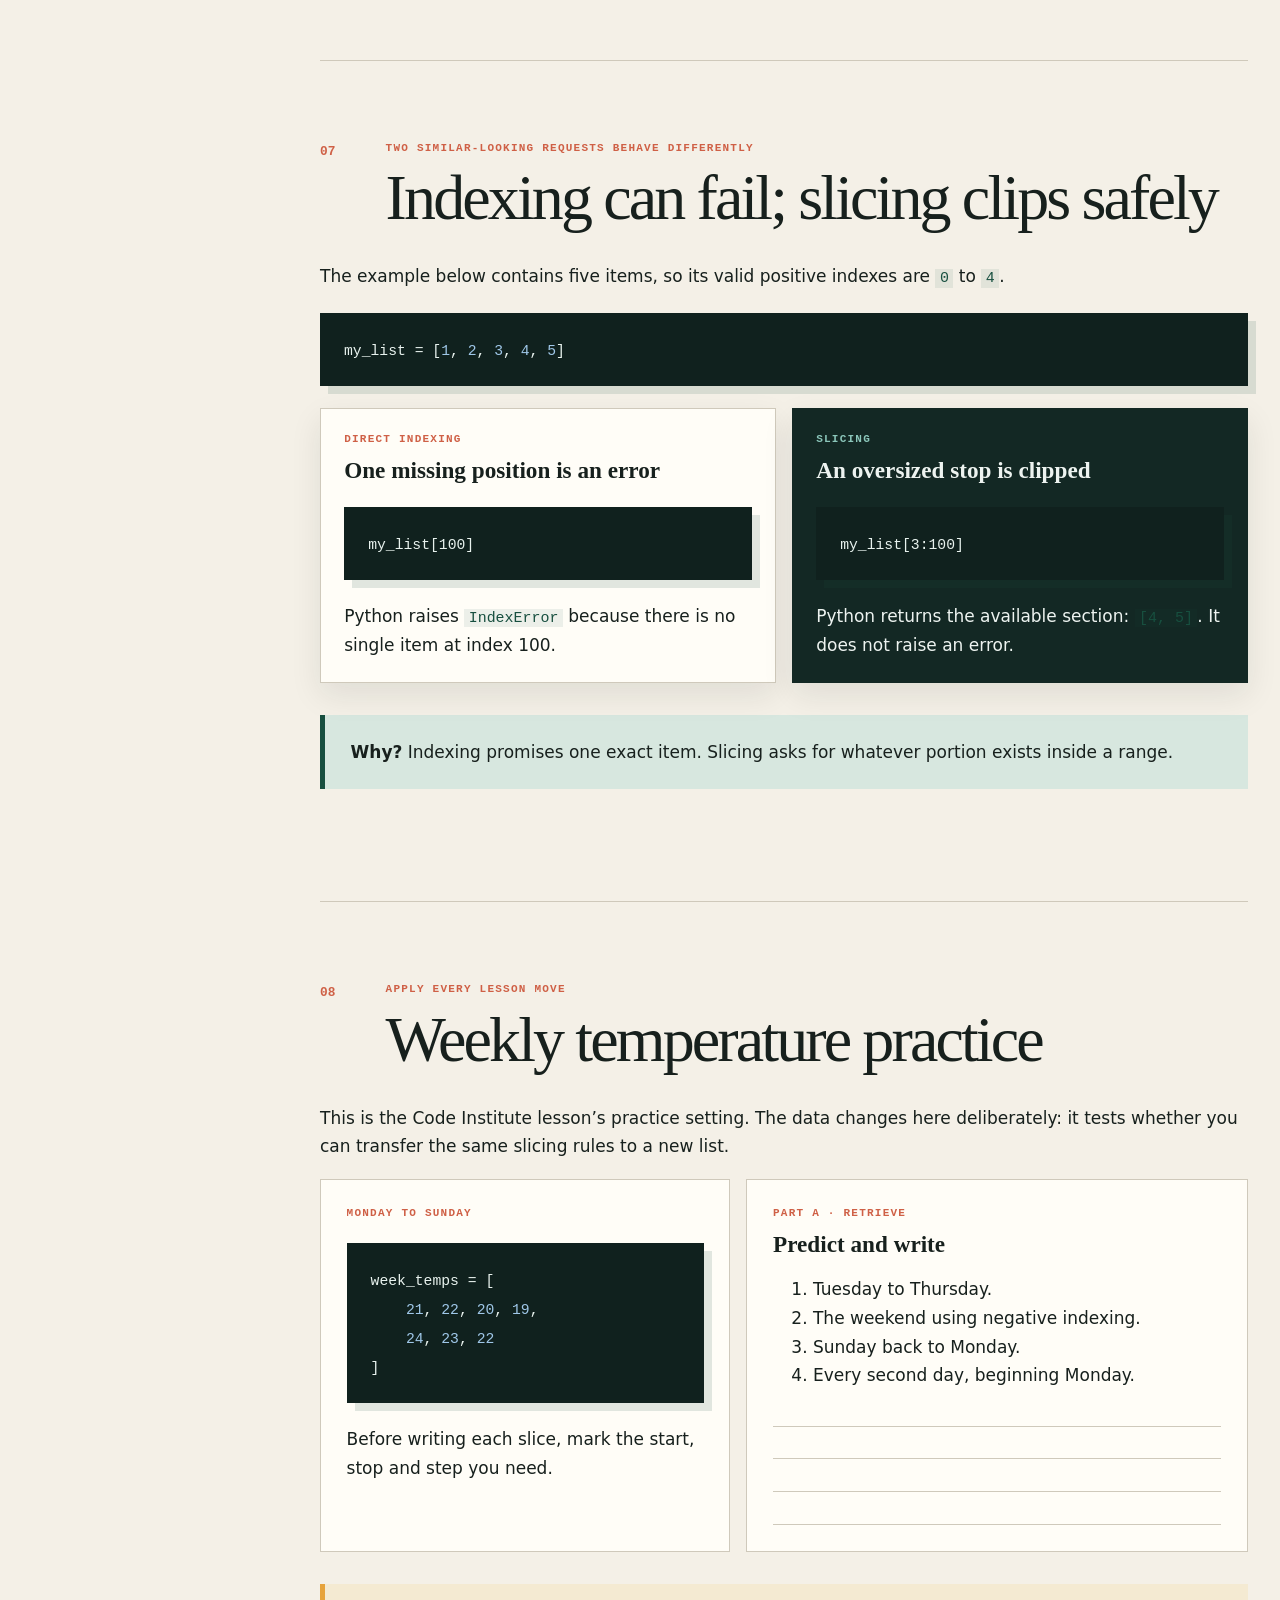
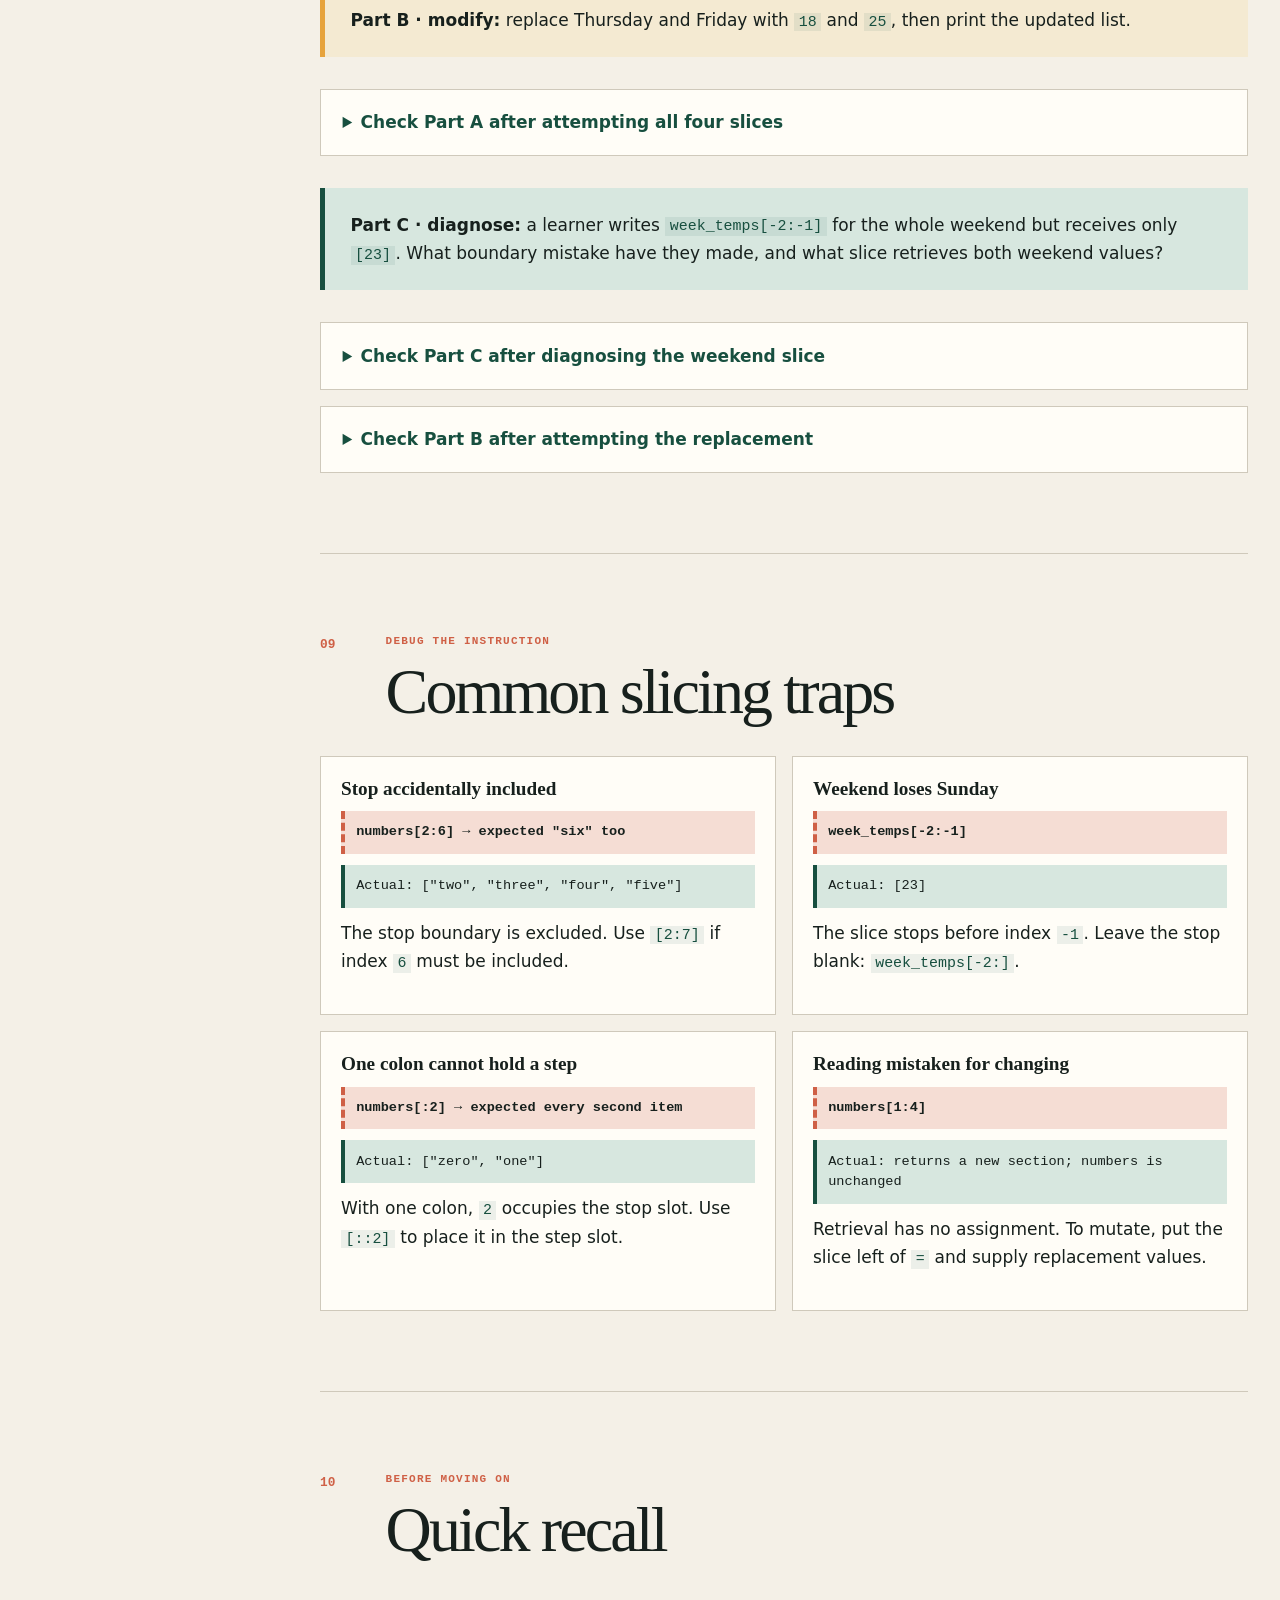
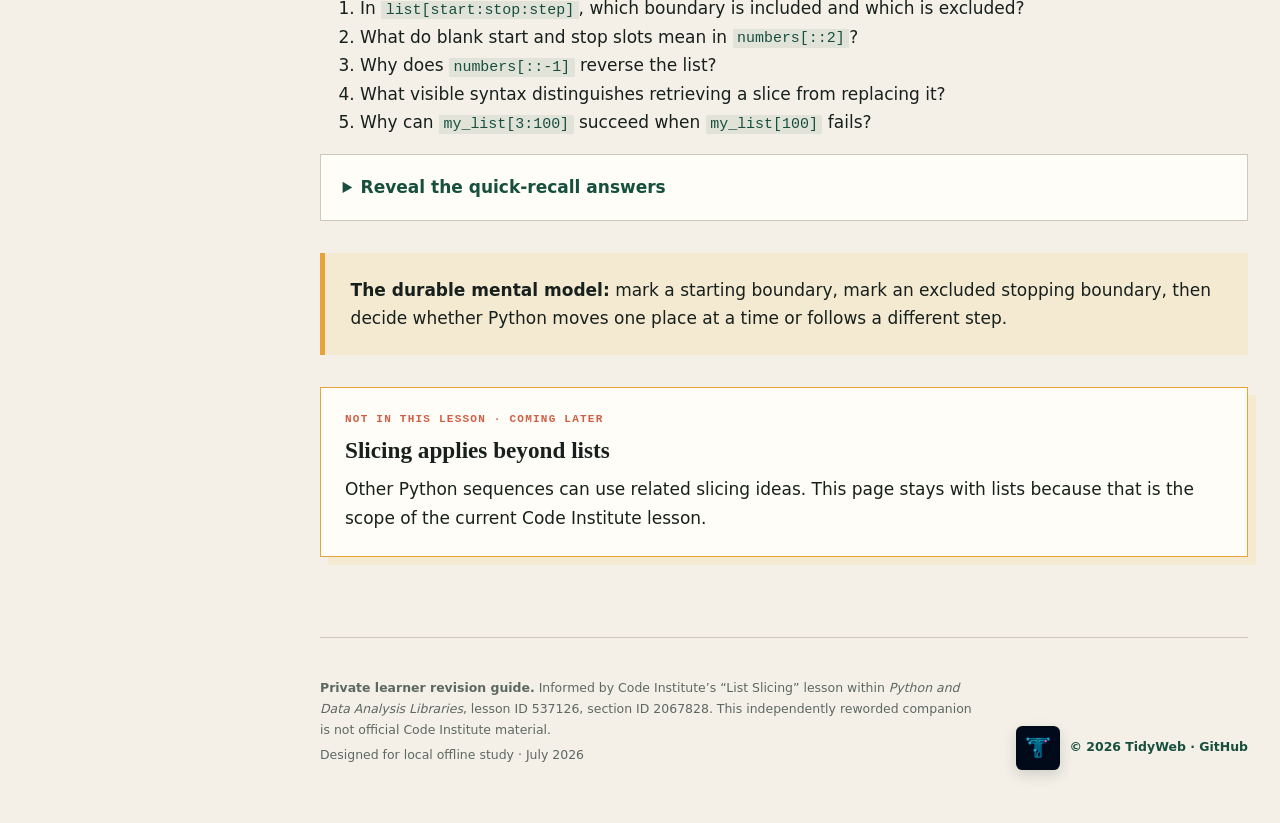
<file: Lists and Tuples/02-list-slicing-visual-guide.html>
<!doctype html>
<html lang="en-GB">
<head>
<meta charset="utf-8">
<meta name="viewport" content="width=device-width,initial-scale=1">
<meta name="description" content="A visual learner guide to Python list slicing, omitted bounds, steps, reversal, replacement and out-of-range slices.">
<title>Python List Slicing — Visual Revision Guide</title>
<link rel="stylesheet" href="../assets/lesson-guide.css">
<style>
.slice-rule{margin:2rem 0;padding:1.5rem;border:1px solid var(--line);background:var(--panel);box-shadow:var(--shadow);overflow-x:auto}
.slice-grid{display:grid;grid-template-columns:repeat(10,minmax(5.5rem,1fr));min-width:55rem}
.slice-cell{display:grid;text-align:center}
.slice-cell .pos{border-right:1px solid rgba(23,79,63,.18)}
.slice-cell .value{padding:1rem .45rem;font-size:.86rem}
.slice-cell.is-taken .value{border-top:4px solid var(--green);background:var(--mint)}
.slice-cell.is-stop .value{border-top:4px dashed var(--coral)}
.slice-key{display:flex;flex-wrap:wrap;gap:1rem;margin:.9rem 0 0;color:var(--muted);font-size:.8rem}
.slice-key span{display:inline-flex;gap:.45rem;align-items:center}
.key-line{display:inline-block;width:1.7rem;border-top:4px solid var(--green)}
.key-line--stop{border-top:4px dashed var(--coral)}
.syntax-parts{display:grid;grid-template-columns:repeat(3,1fr);gap:1px;margin:2rem 0;padding:1px;background:var(--line)}
.syntax-parts>div{padding:1.3rem;background:var(--panel)}
.syntax-parts strong{display:block;margin:.45rem 0;color:var(--green);font:1.25rem var(--mono)}
.result-strip{margin:1rem 0;padding:1rem 1.2rem;border-left:5px solid var(--coral);background:var(--coral-soft)}
.result-strip p{margin:0}
@media(max-width:720px){.syntax-parts{grid-template-columns:1fr}}
@media print{.slice-rule{box-shadow:none}}
</style>
</head>
<body>
<a class="skip" href="#main">Skip to the guide</a>
<aside class="rail" aria-label="Guide navigation">
  <div class="brand"><a class="brand-mark brand-home" href="../index.html" aria-label="Introduction to Data Structures">[ : ]</a><div><p class="eyebrow">Collection · Lists and Tuples</p><p class="brand-name">Lesson 02 · List Slicing</p></div></div>
  <nav class="section-nav" aria-label="Sections in Lesson 02"><ol>
    <li><a href="#purpose"><span>01</span> Why slice?</a></li>
    <li><a href="#rule"><span>02</span> The central rule</a></li>
    <li><a href="#bounds"><span>03</span> Omitted bounds</a></li>
    <li><a href="#negative"><span>04</span> From the end</a></li>
    <li><a href="#step"><span>05</span> Step and reverse</a></li>
    <li><a href="#modify"><span>06</span> Replace a slice</a></li>
    <li><a href="#range"><span>07</span> Out of range</a></li>
    <li><a href="#practice"><span>08</span> Practice</a></li>
    <li><a href="#traps"><span>09</span> Common traps</a></li>
    <li><a href="#recall"><span>10</span> Quick recall</a></li>
  </ol></nav>
  <nav class="course-nav" aria-label="Course chapters">
    <p>Course chapters</p>
    <ol>
      <li><a href="../index.html"><span>00</span> Introduction to Data Structures</a></li>
      <li><a href="01-lists-visual-guide.html"><span>01</span> Lists</a></li>
      <li><a href="02-list-slicing-visual-guide.html" aria-current="page"><span>02</span> List slicing</a></li>
      <li><a href="03-list-methods-visual-guide.html"><span>03</span> List methods</a></li>
      <li><a href="04-dictionaries-visual-guide.html"><span>04</span> Dictionaries</a></li>
      <li><a href="05-tuples-visual-guide.html"><span>05</span> Tuples</a></li>
      <li><a href="06-sets-visual-guide.html"><span>06</span> Sets</a></li>
      <li><a href="07-nested-lists-visual-guide.html"><span>07</span> Nested lists</a></li>
      <li><a href="08-nested-dictionaries-visual-guide.html"><span>08</span> Nested dictionaries</a></li>
      <li><a href="09-containment-in-operator-visual-guide.html"><span>09</span> Containment</a></li>
    </ol>
  </nav>
  <div class="rail-note"><p><strong>This page covers list slicing</strong></p><p>It builds directly on the indexing taught in Lesson 01.</p></div>
</aside>

<main id="main">
  <header class="hero">
    <div><p class="eyebrow">Python collections · Visual revision guide</p><h1>Choose a section.<br><em>Keep its order.</em></h1><p class="lede">Indexing retrieves one item. Slicing retrieves a run of items by describing where that run starts, where it stops and—when needed—how it moves.</p></div>
    <div class="hero-index"><strong>3</strong><span>slice instructions</span></div>
  </header>

  <section class="lesson" id="purpose">
    <div class="lesson-head"><p class="lesson-no">01</p><div><p class="eyebrow">Start with the job</p><h2>Why slice a list?</h2></div></div>
    <p class="thesis">Slicing lets you work with a section of a list without retrieving each item separately.</p>
    <div class="two">
      <article class="card"><span class="mode-tag">Retrieve one</span><p class="card-label">One item · indexing</p><h3>Ask for one position</h3><div class="code-block"><code>numbers[2]</code></div><div class="output"><strong>Python returns</strong><code>"two"</code></div></article>
      <article class="card card--dark"><span class="mode-tag">Retrieve a section</span><p class="card-label">Several items · slicing</p><h3>Ask for a range</h3><div class="code-block"><code>numbers[2:6]</code></div><div class="output"><strong>Python returns</strong><code>["two", "three", "four", "five"]</code></div></article>
    </div>
    <div class="code-block"><code>numbers = [
    <span class="code-string">"zero"</span>, <span class="code-string">"one"</span>, <span class="code-string">"two"</span>, <span class="code-string">"three"</span>, <span class="code-string">"four"</span>,
    <span class="code-string">"five"</span>, <span class="code-string">"six"</span>, <span class="code-string">"seven"</span>, <span class="code-string">"eight"</span>, <span class="code-string">"nine"</span>
]</code></div>
    <div class="callout callout--amber">
      <p><strong>Square brackets define the list.</strong> The opening <code>[</code> and closing <code>]</code> tell Python that the values between them belong to one list. Commas separate one list item from the next.</p>
      <p>Quotation marks do a different job: they define a value as text. The example above stores words, so it uses strings such as <code>"one"</code>. A temperature list stores integers, so it uses numbers without quotation marks: <code>[21, 22, 20]</code>.</p>
    </div>
    <p>This same ten-item list runs unchanged through Sections 01–07.</p>
    <div class="callout"><p><strong>Plain-English definition:</strong> a slice is a selected section of a sequence. Python writes its instructions between square brackets and separates them with colons.</p></div>
  </section>

  <section class="lesson" id="rule">
    <div class="lesson-head"><p class="lesson-no">02</p><div><p class="eyebrow">The idea everything else uses</p><h2>Start included. Stop excluded.</h2></div></div>
    <p class="thesis"><code>numbers[2:6]</code> begins at index <code>2</code> and travels towards index <code>6</code>, but stops before taking the item at index <code>6</code>.</p>
    <div class="callout">
      <p><strong>What does the colon actually mean?</strong></p>
      <p>The colon is a <strong>boundary separator</strong>. Read it as: “start here <strong>:</strong> stop before there.” It does not mean “print the number after me.” It separates the starting boundary from the stopping boundary.</p>
      <p><code>2:6</code> therefore means: <strong>include index 2, then take items up to—but not including—index 6.</strong></p>
    </div>
    <div class="result-strip">
      <p><strong>Index trace:</strong> <code>2:6</code> → TAKE indexes <code>2, 3, 4, 5</code> │ STOP BEFORE index <code>6</code></p>
    </div>
    <div class="syntax-parts">
      <div><p class="card-label">Start</p><strong>2</strong><p>Take the item at this index first.</p></div>
      <div><p class="card-label">Stop</p><strong>6</strong><p>Stop immediately before this index.</p></div>
      <div><p class="card-label">Step</p><strong>not written</strong><p>Move forwards one item at a time.</p></div>
    </div>
    <div class="slice-rule" aria-label="Index map showing numbers 2 to 5 selected and index 6 excluded">
      <div class="slice-grid">
        <div class="slice-cell"><div class="pos">index 0</div><div class="value">"zero"</div></div>
        <div class="slice-cell"><div class="pos">index 1</div><div class="value">"one"</div></div>
        <div class="slice-cell is-taken"><div class="pos">index 2 · start</div><div class="value">"two"</div></div>
        <div class="slice-cell is-taken"><div class="pos">index 3</div><div class="value">"three"</div></div>
        <div class="slice-cell is-taken"><div class="pos">index 4</div><div class="value">"four"</div></div>
        <div class="slice-cell is-taken"><div class="pos">index 5</div><div class="value">"five"</div></div>
        <div class="slice-cell is-stop"><div class="pos">index 6 · stop</div><div class="value">"six"</div></div>
        <div class="slice-cell"><div class="pos">index 7</div><div class="value">"seven"</div></div>
        <div class="slice-cell"><div class="pos">index 8</div><div class="value">"eight"</div></div>
        <div class="slice-cell"><div class="pos">index 9</div><div class="value">"nine"</div></div>
      </div>
      <div class="slice-key"><span><i class="key-line" aria-hidden="true"></i>Solid line and shaded cells: included</span><span><i class="key-line key-line--stop" aria-hidden="true"></i>Dashed line: stopping boundary, excluded</span></div>
      <p class="scroll-note">On a narrow screen, scroll this index map sideways.</p>
    </div>
    <div class="result-strip"><p><strong>Result:</strong> <code>["two", "three", "four", "five"]</code></p></div>
    <div class="callout callout--amber"><p><strong>The reliable question:</strong> “Where do I begin taking items, and before which index must I stop?”</p></div>
  </section>

  <section class="lesson" id="bounds">
    <div class="lesson-head"><p class="lesson-no">03</p><div><p class="eyebrow">Let Python supply a boundary</p><h2>Omit the start or the stop</h2></div></div>
    <p>A blank side of the colon means “use the natural boundary of the list.” The colon remains in place because it still separates the start instruction from the stop instruction.</p>
    <ul class="checklist">
      <li><span>2:6</span><p><strong>TAKE 2, 3, 4, 5 │ STOP BEFORE 6</strong><br>Index 2 is included. Index 6 is not.</p></li>
      <li><span>:4</span><p><strong>TAKE 0, 1, 2, 3 │ STOP BEFORE 4</strong><br>Python supplies index 0 as the starting boundary.</p></li>
      <li><span>5:</span><p><strong>TAKE 5, 6, 7, 8, 9 │ THEN END</strong><br>Index 5 is included. Python supplies the end of this list as the stopping boundary.</p></li>
      <li><span>:</span><p><strong>Nothing is written; nothing is lost.</strong><br>The blank side tells Python to use the list’s beginning or end.</p></li>
    </ul>
    <div class="two">
      <article class="card"><p class="card-label">No start written</p><h3>Begin at the beginning</h3><div class="code-block"><code>numbers[:4]</code></div><p>Take indexes <code>0</code> to <code>3</code>. Stop before index <code>4</code>.</p><p><strong>Result:</strong> <code>["zero", "one", "two", "three"]</code></p></article>
      <article class="card"><p class="card-label">No stop written</p><h3>Continue to the end</h3><div class="code-block"><code>numbers[5:]</code></div><p>Begin at index <code>5</code> and include every remaining item.</p><p><strong>Result:</strong> <code>["five", "six", "seven", "eight", "nine"]</code></p></article>
    </div>
    <div class="callout"><p><strong>Do not read a blank as “nothing.”</strong> Before the colon, a blank means “from the beginning.” After the colon, a blank means “to the end.” Remember that <code>5:</code> includes the item at index <code>5</code>: it means “from 5 onward,” not “strictly after 5.”</p></div>
  </section>

  <section class="lesson" id="negative">
    <div class="lesson-head"><p class="lesson-no">04</p><div><p class="eyebrow">Use the nearest end</p><h2>Slice with negative indexes</h2></div></div>
    <p>Negative indexes count backwards from the end: <code>-1</code> is the final item, <code>-2</code> is the second-to-last, and so on.</p>
    <div class="operation">
      <div><p class="card-label">Instruction</p><h3>Start fourth-to-last</h3><code class="syntax">numbers[-4:-1]</code></div>
      <div class="arrow">→</div>
      <div><p class="card-label">Result</p><h3>Stop before the final item</h3><code class="syntax">["six", "seven", "eight"]</code></div>
    </div>
    <p>The stop rule has not changed. Index <code>-1</code> is the stopping boundary, so <code>"nine"</code> is excluded.</p>
    <div class="callout callout--amber"><p><strong>Practical shortcut:</strong> when you want the last few items, a slice such as <code>messages[-5:]</code> is often easier than calculating a positive start index.</p></div>
  </section>

  <section class="lesson" id="step">
    <div class="lesson-head"><p class="lesson-no">05</p><div><p class="eyebrow">Control the movement</p><h2>Add a step—or reverse direction</h2></div></div>
    <p>The optional third instruction is the <strong>step</strong>, also called the <strong>stride</strong>. It says how far Python moves between selected items.</p>
    <div class="callout">
      <p><strong>Why does “the whole list in steps of two” use two colons?</strong></p>
      <p>The full pattern has three instruction slots: <code>[start : stop : step]</code>. The colons are separators that keep those slots in the correct order.</p>
      <div class="code-block"><code>pattern:
[START:STOP:STEP]

example:
[blank:blank:2]

<span class="code-comment">start blank → beginning</span>
<span class="code-comment">stop blank  → end</span>
<span class="code-comment">step 2      → jump two</span></code></div>
      <p>With the spaces removed, <code>[ : : 2 ]</code> becomes <code>[::2]</code>. The two colons preserve the blank start and blank stop slots so that <code>2</code> is understood as the step.</p>
    </div>
    <div class="result-strip">
      <p><strong>Whole-list trace:</strong> <code>numbers[::2]</code> → TAKE indexes <code>0, 2, 4, 6, 8</code></p>
    </div>
    <div class="syntax-parts">
      <div><p class="card-label">Start</p><strong>2</strong><p>Begin by taking index 2.</p></div>
      <div><p class="card-label">Stop</p><strong>8</strong><p>Finish before index 8.</p></div>
      <div><p class="card-label">Step</p><strong>2</strong><p>Move two indexes each time.</p></div>
    </div>
    <div class="code-block"><code>numbers[2:8:2]
<span class="code-comment"># indexes taken: 2, 4, 6</span>
<span class="code-comment"># result: ["two", "four", "six"]</span></code></div>
    <div class="two">
      <article class="card"><span class="mode-tag">Retrieve</span><p class="card-label">Every second item</p><h3>Leave both bounds blank</h3><div class="code-block"><code>numbers[::2]</code></div><p>Begin at the start, continue to the end and move two places each time.</p><div class="output"><strong>Python returns</strong><code>["zero", "two", "four", "six", "eight"]</code></div></article>
      <article class="card card--dark"><span class="mode-tag">Retrieve</span><p class="card-label">Reverse the list</p><h3>Move backwards by one</h3><div class="code-block"><code>numbers[::-1]</code></div><p>A step of <code>-1</code> changes the direction.</p><div class="output"><strong>Python returns</strong><code>["nine", "eight", "seven", "six", "five", "four", "three", "two", "one", "zero"]</code></div></article>
    </div>
    <div class="callout"><p><strong>Read three-part slices in this order:</strong> start, stop, step. The second colon is needed even when start and stop are blank.</p></div>
  </section>

  <section class="lesson" id="modify">
    <div class="lesson-head"><p class="lesson-no">06</p><div><p class="eyebrow">Use a slice as a destination</p><h2>Replace several items together</h2></div></div>
    <p><span class="mode-tag mode-tag--change">Change the list</span></p>
    <p>So far, a slice has appeared on its own to retrieve values. Put a slice on the left of <code>=</code> and it becomes the section Python must replace.</p>
    <div class="operation operation--labelled">
      <div><p class="card-label">Before · original state</p><h3>Indexes 1, 2 and 3 contain words</h3><code class="syntax">["zero", "one", "two", "three", "four", "five", "six", "seven", "eight", "nine"]</code></div>
      <div class="operation-label"><code>numbers[1:4] = [20, 30, 40]</code></div>
      <div><p class="card-label">After · changed state</p><h3>Those three positions contain integers</h3><code class="syntax">["zero", 20, 30, 40, "four", "five", "six", "seven", "eight", "nine"]</code></div>
    </div>
    <div class="result-strip"><p><strong>The assignment itself prints nothing.</strong> Print <code>numbers</code> afterwards to see the changed state shown above.</p></div>
    <div class="callout callout--amber"><p><strong>For this lesson’s predictable pattern:</strong> replace the selected positions with the same number of new values. Python can resize a list through slice assignment, but that wider behaviour is not required here.</p></div>
  </section>

  <section class="lesson" id="range">
    <div class="lesson-head"><p class="lesson-no">07</p><div><p class="eyebrow">Two similar-looking requests behave differently</p><h2>Indexing can fail; slicing clips safely</h2></div></div>
    <p>The example below contains five items, so its valid positive indexes are <code>0</code> to <code>4</code>.</p>
    <div class="code-block"><code>my_list = [<span class="code-num">1</span>, <span class="code-num">2</span>, <span class="code-num">3</span>, <span class="code-num">4</span>, <span class="code-num">5</span>]</code></div>
    <div class="two">
      <article class="card"><p class="card-label">Direct indexing</p><h3>One missing position is an error</h3><div class="code-block"><code>my_list[100]</code></div><p>Python raises <code>IndexError</code> because there is no single item at index 100.</p></article>
      <article class="card card--dark"><p class="card-label">Slicing</p><h3>An oversized stop is clipped</h3><div class="code-block"><code>my_list[3:100]</code></div><p>Python returns the available section: <code>[4, 5]</code>. It does not raise an error.</p></article>
    </div>
    <div class="callout"><p><strong>Why?</strong> Indexing promises one exact item. Slicing asks for whatever portion exists inside a range.</p></div>
  </section>

  <section class="lesson" id="practice">
    <div class="lesson-head"><p class="lesson-no">08</p><div><p class="eyebrow">Apply every lesson move</p><h2>Weekly temperature practice</h2></div></div>
    <p>This is the Code Institute lesson’s practice setting. The data changes here deliberately: it tests whether you can transfer the same slicing rules to a new list.</p>
    <div class="practice">
      <div><p class="card-label">Monday to Sunday</p><div class="code-block"><code>week_temps = [
    <span class="code-num">21</span>, <span class="code-num">22</span>, <span class="code-num">20</span>, <span class="code-num">19</span>,
    <span class="code-num">24</span>, <span class="code-num">23</span>, <span class="code-num">22</span>
]</code></div><p>Before writing each slice, mark the start, stop and step you need.</p></div>
      <div><p class="card-label">Part A · retrieve</p><h3>Predict and write</h3><ol><li>Tuesday to Thursday.</li><li>The weekend using negative indexing.</li><li>Sunday back to Monday.</li><li>Every second day, beginning Monday.</li></ol><div class="answer-lines"><span></span><span></span><span></span><span></span></div></div>
    </div>
    <div class="callout callout--amber"><p><strong>Part B · modify:</strong> replace Thursday and Friday with <code>18</code> and <code>25</code>, then print the updated list.</p></div>
    <details class="answer-check">
      <summary>Check Part A after attempting all four slices</summary>
      <div>
        <ol>
          <li><code>week_temps[1:4]</code> → <code>[22, 20, 19]</code></li>
          <li><code>week_temps[-2:]</code> → <code>[23, 22]</code></li>
          <li><code>week_temps[::-1]</code> → <code>[22, 23, 24, 19, 20, 22, 21]</code></li>
          <li><code>week_temps[::2]</code> → <code>[21, 20, 24, 22]</code></li>
        </ol>
      </div>
    </details>
    <div class="callout"><p><strong>Part C · diagnose:</strong> a learner writes <code>week_temps[-2:-1]</code> for the whole weekend but receives only <code>[23]</code>. What boundary mistake have they made, and what slice retrieves both weekend values?</p></div>
    <details class="answer-check">
      <summary>Check Part C after diagnosing the weekend slice</summary>
      <div>
        <p><code>-1</code> is an excluded stop boundary, so <code>[-2:-1]</code> takes Saturday but stops before Sunday.</p>
        <p><strong>Correction:</strong> <code>week_temps[-2:]</code> leaves the stop blank, so Python continues to the end and returns <code>[23, 22]</code>.</p>
      </div>
    </details>
    <details class="answer-check">
      <summary>Check Part B after attempting the replacement</summary>
      <div>
        <div class="code-block"><code>week_temps[3:5] = [<span class="code-num">18</span>, <span class="code-num">25</span>]
print(week_temps)</code></div>
        <p><strong>Updated list:</strong> <code>[21, 22, 20, 18, 25, 23, 22]</code></p>
        <p>The slice starts at Thursday’s index <code>3</code> and stops before Saturday’s index <code>5</code>, so Thursday and Friday are the two positions replaced.</p>
      </div>
    </details>
  </section>

  <section class="lesson" id="traps">
    <div class="lesson-head"><p class="lesson-no">09</p><div><p class="eyebrow">Debug the instruction</p><h2>Common slicing traps</h2></div></div>
    <div class="diagnostic-grid">
      <article class="diagnostic"><h3>Stop accidentally included</h3><span class="wrong">numbers[2:6] → expected "six" too</span><span class="actual">Actual: ["two", "three", "four", "five"]</span><p>The stop boundary is excluded. Use <code>[2:7]</code> if index <code>6</code> must be included.</p></article>
      <article class="diagnostic"><h3>Weekend loses Sunday</h3><span class="wrong">week_temps[-2:-1]</span><span class="actual">Actual: [23]</span><p>The slice stops before index <code>-1</code>. Leave the stop blank: <code>week_temps[-2:]</code>.</p></article>
      <article class="diagnostic"><h3>One colon cannot hold a step</h3><span class="wrong">numbers[:2] → expected every second item</span><span class="actual">Actual: ["zero", "one"]</span><p>With one colon, <code>2</code> occupies the stop slot. Use <code>[::2]</code> to place it in the step slot.</p></article>
      <article class="diagnostic"><h3>Reading mistaken for changing</h3><span class="wrong">numbers[1:4]</span><span class="actual">Actual: returns a new section; numbers is unchanged</span><p>Retrieval has no assignment. To mutate, put the slice left of <code>=</code> and supply replacement values.</p></article>
    </div>
  </section>

  <section class="lesson" id="recall">
    <div class="lesson-head"><p class="lesson-no">10</p><div><p class="eyebrow">Before moving on</p><h2>Quick recall</h2></div></div>
    <ol>
      <li>In <code>list[start:stop:step]</code>, which boundary is included and which is excluded?</li>
      <li>What do blank start and stop slots mean in <code>numbers[::2]</code>?</li>
      <li>Why does <code>numbers[::-1]</code> reverse the list?</li>
      <li>What visible syntax distinguishes retrieving a slice from replacing it?</li>
      <li>Why can <code>my_list[3:100]</code> succeed when <code>my_list[100]</code> fails?</li>
    </ol>
    <details class="answer-check">
      <summary>Reveal the quick-recall answers</summary>
      <div><ol>
        <li>The start is included; the stop is excluded.</li>
        <li>Blank start means the beginning, blank stop means the end, and step <code>2</code> selects every second item.</li>
        <li>The blank bounds select the whole list and step <code>-1</code> moves backwards one position at a time.</li>
        <li>A slice on its own retrieves. A slice on the left of <code>=</code> mutates the list.</li>
        <li>Indexing demands one exact position; slicing returns the available portion inside a range.</li>
      </ol></div>
    </details>
    <div class="callout callout--amber"><p><strong>The durable mental model:</strong> mark a starting boundary, mark an excluded stopping boundary, then decide whether Python moves one place at a time or follows a different step.</p></div>
    <div class="future-note"><p class="card-label">Not in this lesson · coming later</p><h3>Slicing applies beyond lists</h3><p>Other Python sequences can use related slicing ideas. This page stays with lists because that is the scope of the current Code Institute lesson.</p></div>
  </section>

  <footer>
    <div><p><strong>Private learner revision guide.</strong> Informed by Code Institute’s “List Slicing” lesson within <em>Python and Data Analysis Libraries</em>, lesson ID 537126, section ID 2067828. This independently reworded companion is not official Code Institute material.</p><p>Designed for local offline study · July 2026</p></div>
    <a class="tidy" href="https://github.com/TidyWeb/" target="_blank" rel="noopener"><img src="../assets/tidyweb_logo.png" alt="TidyWeb logo" width="44" height="44"><span>© 2026 TidyWeb · GitHub</span></a>
  </footer>
</main>
</body>
</html>
</file>
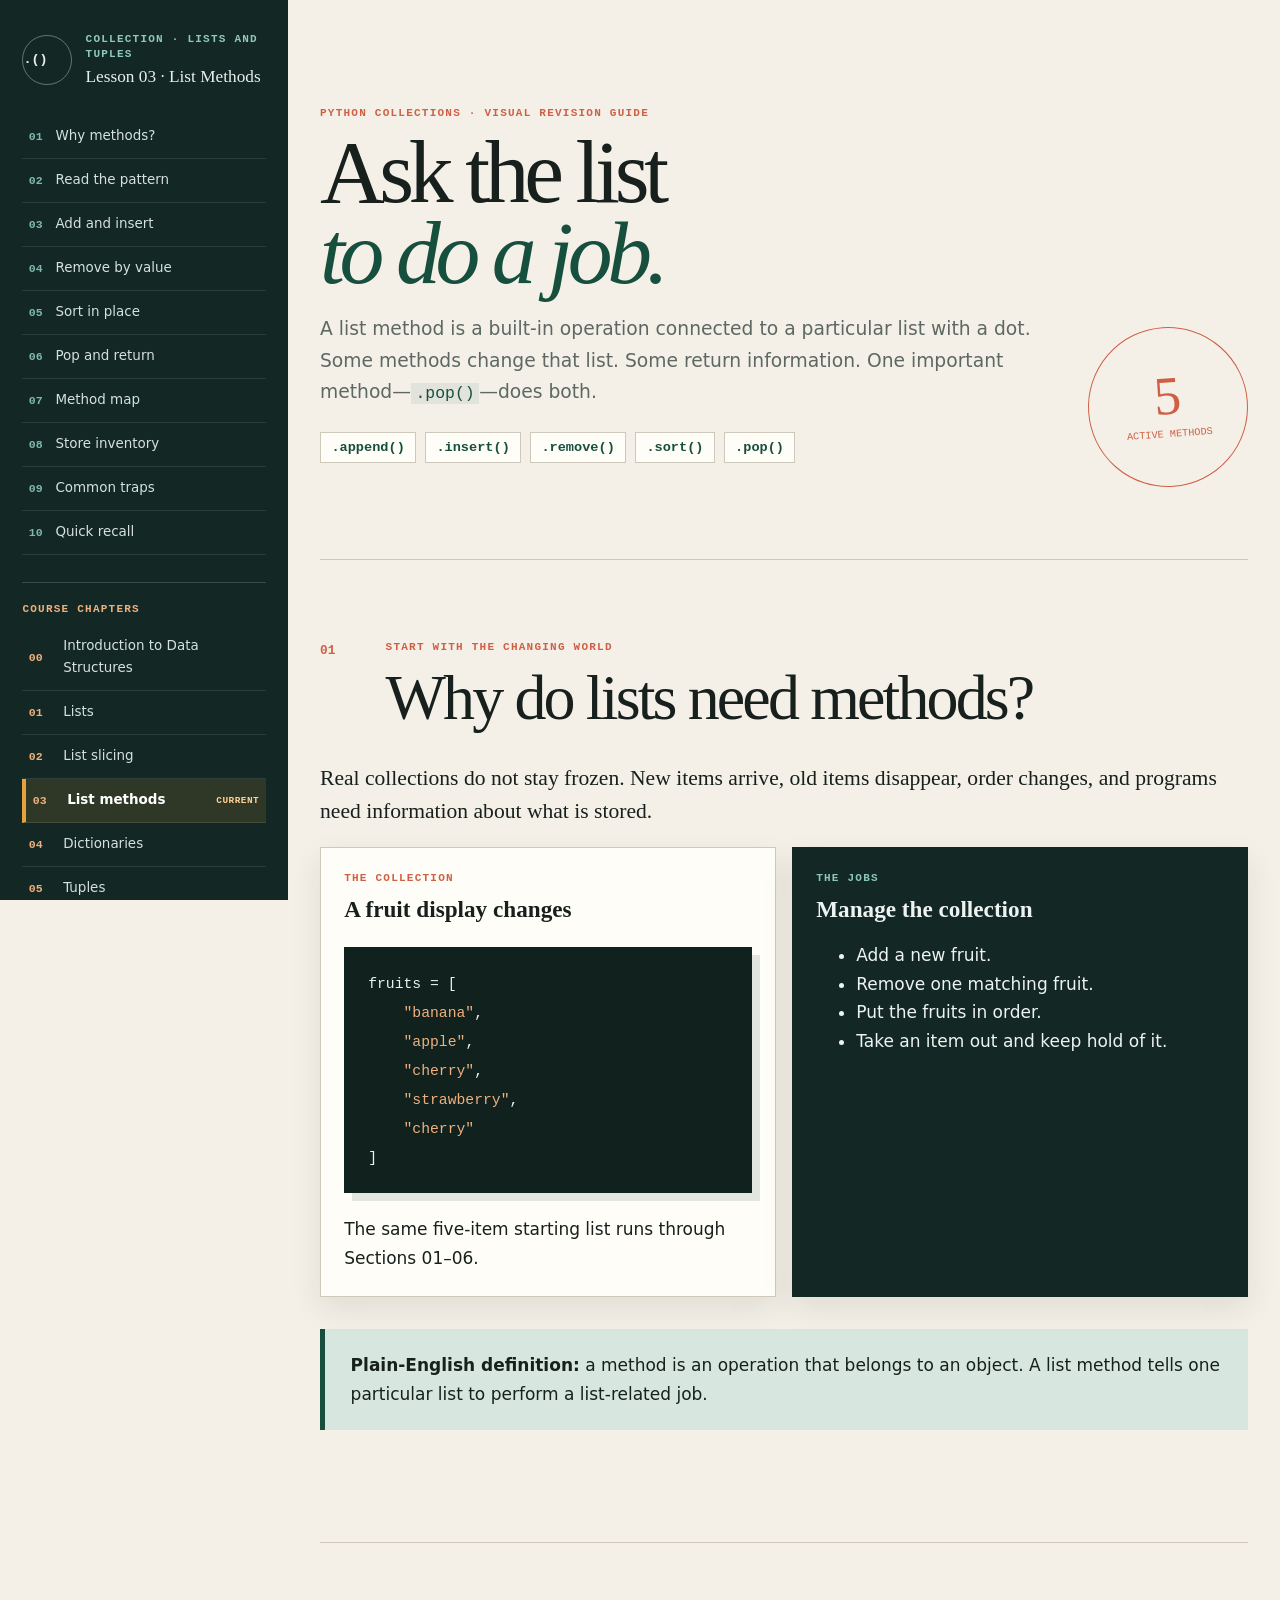
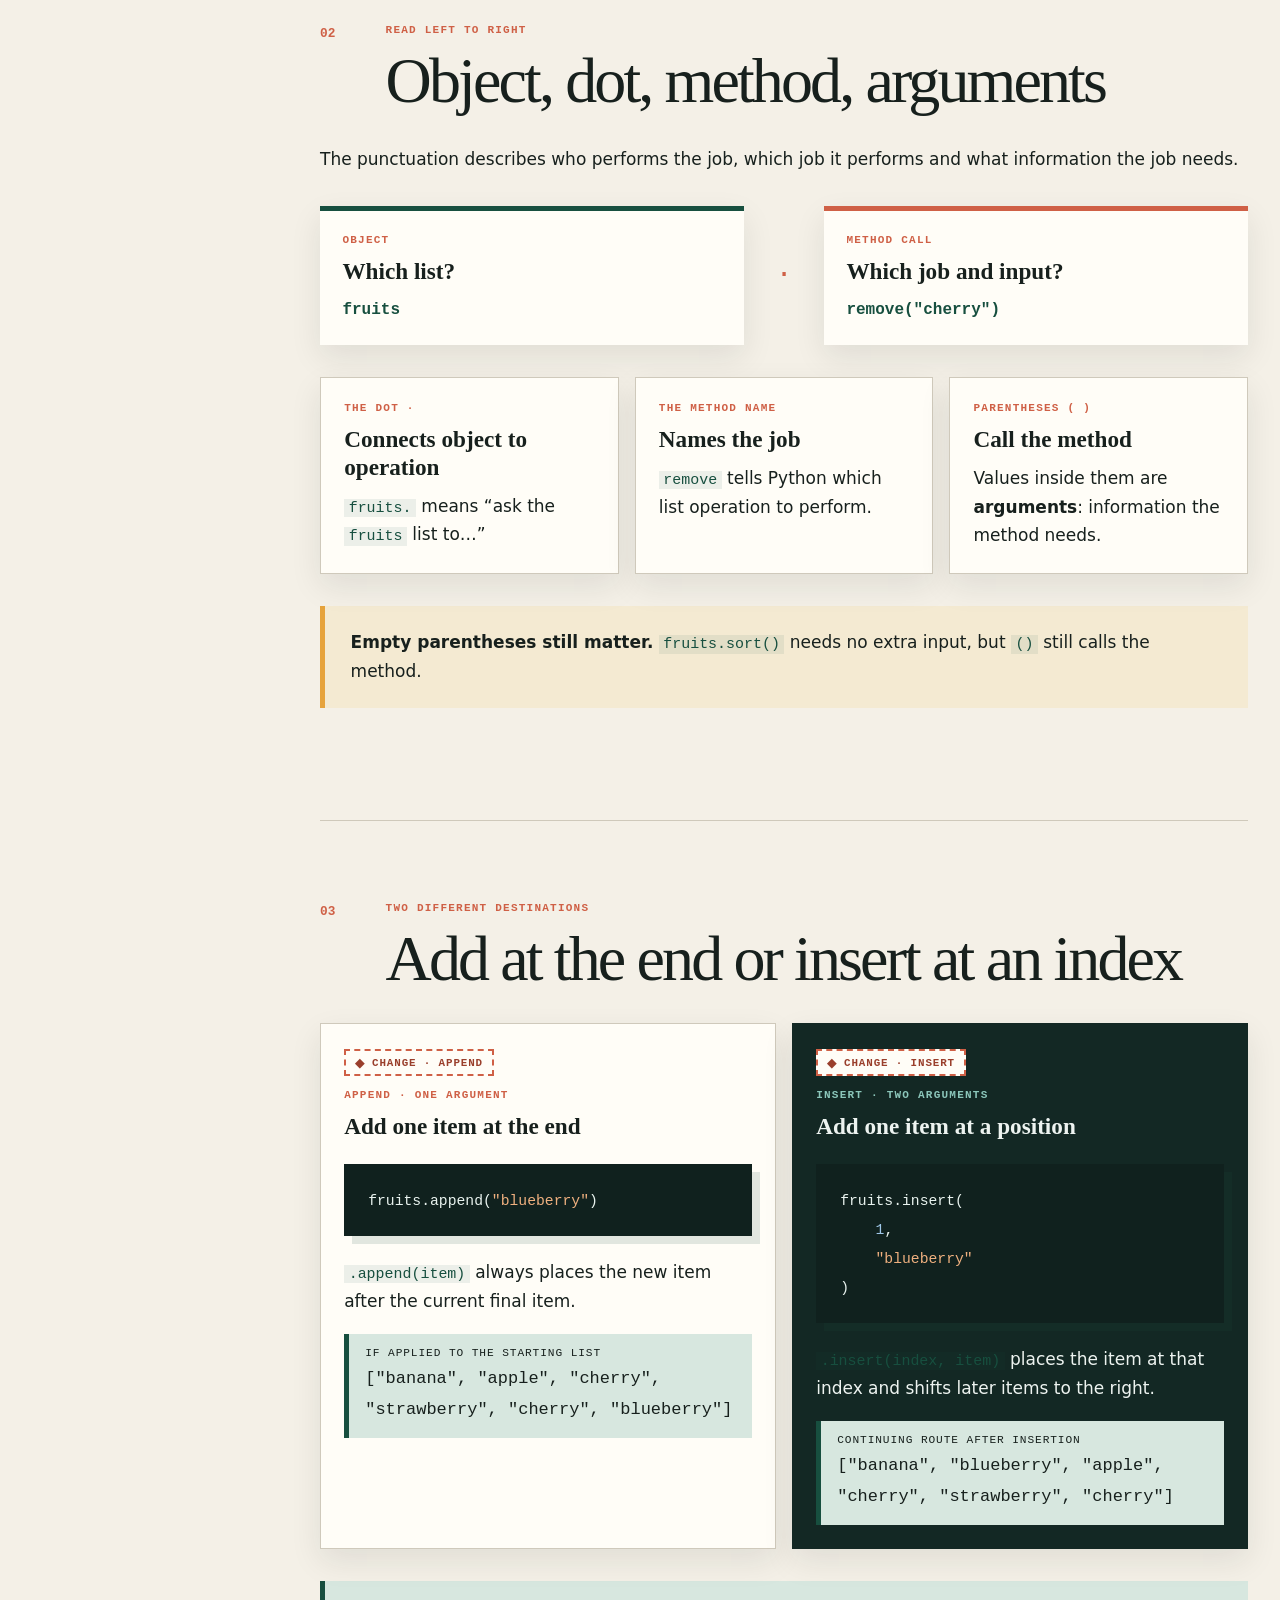
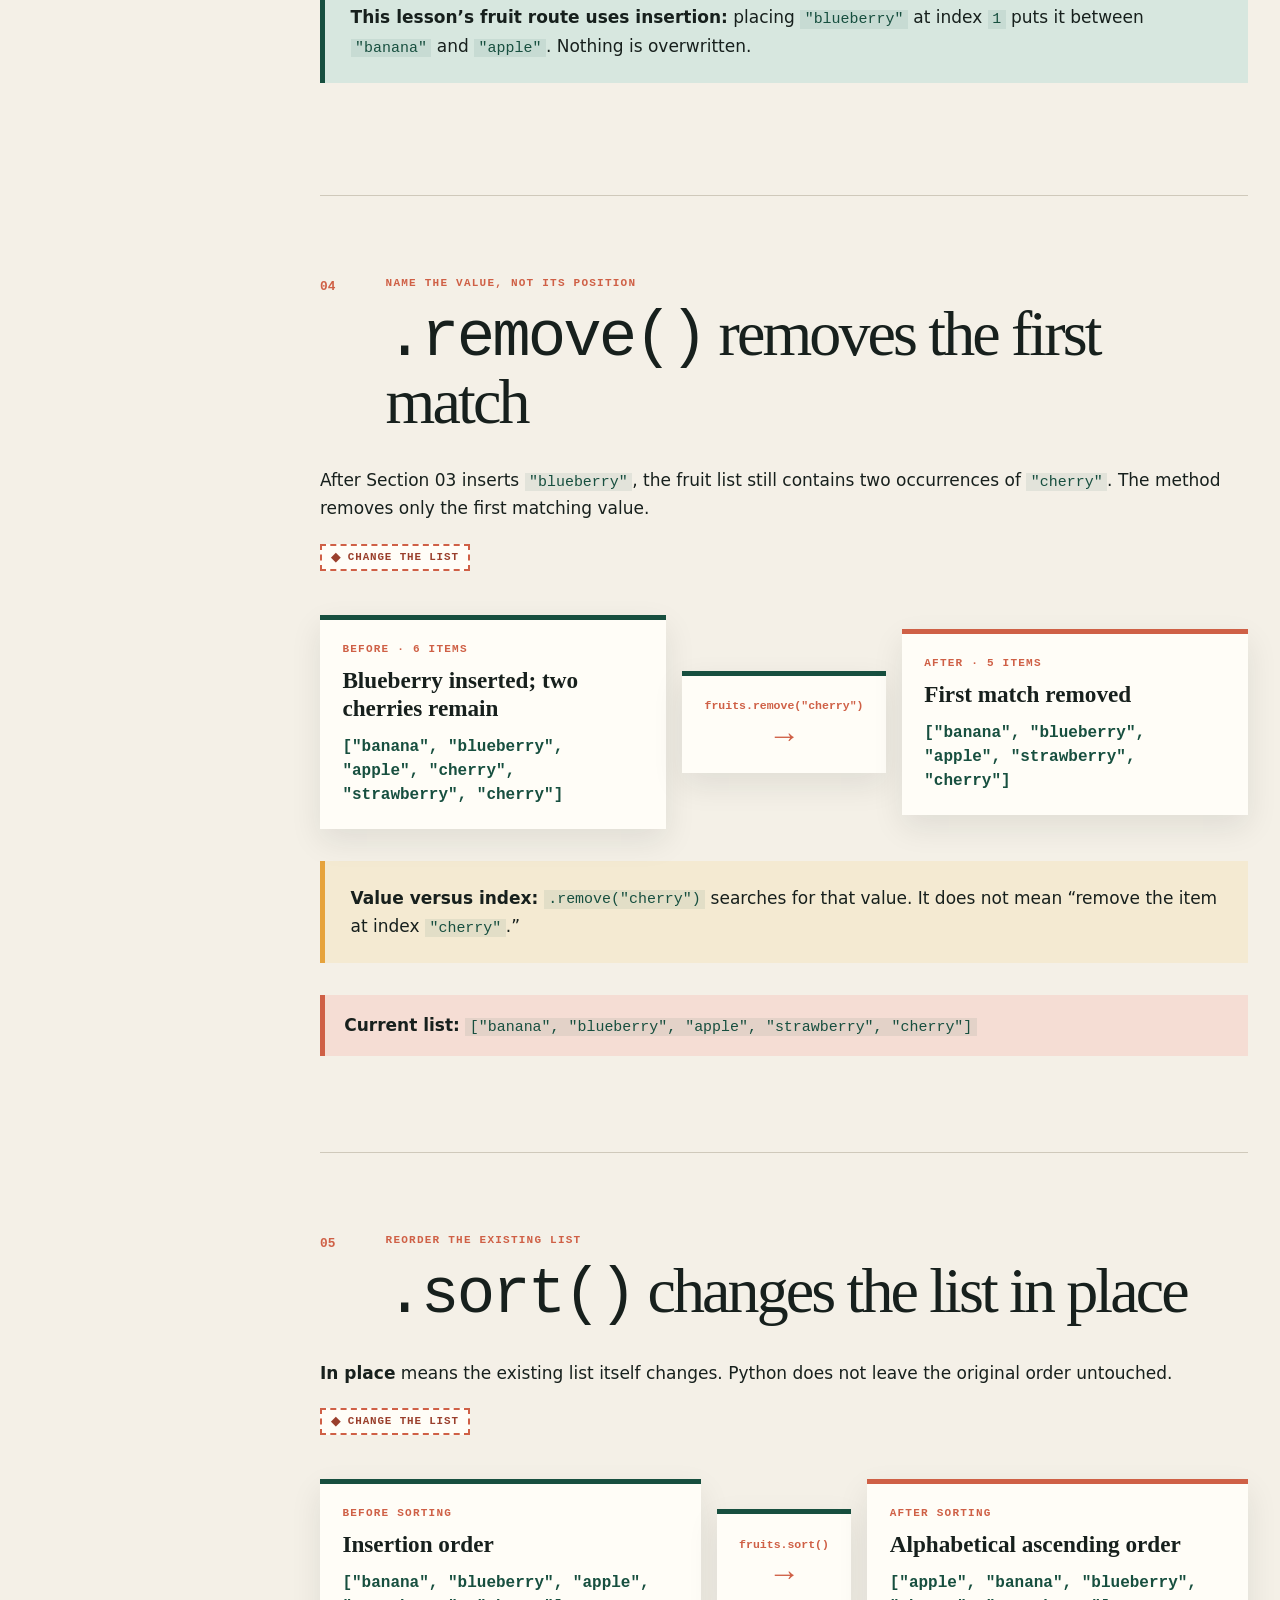
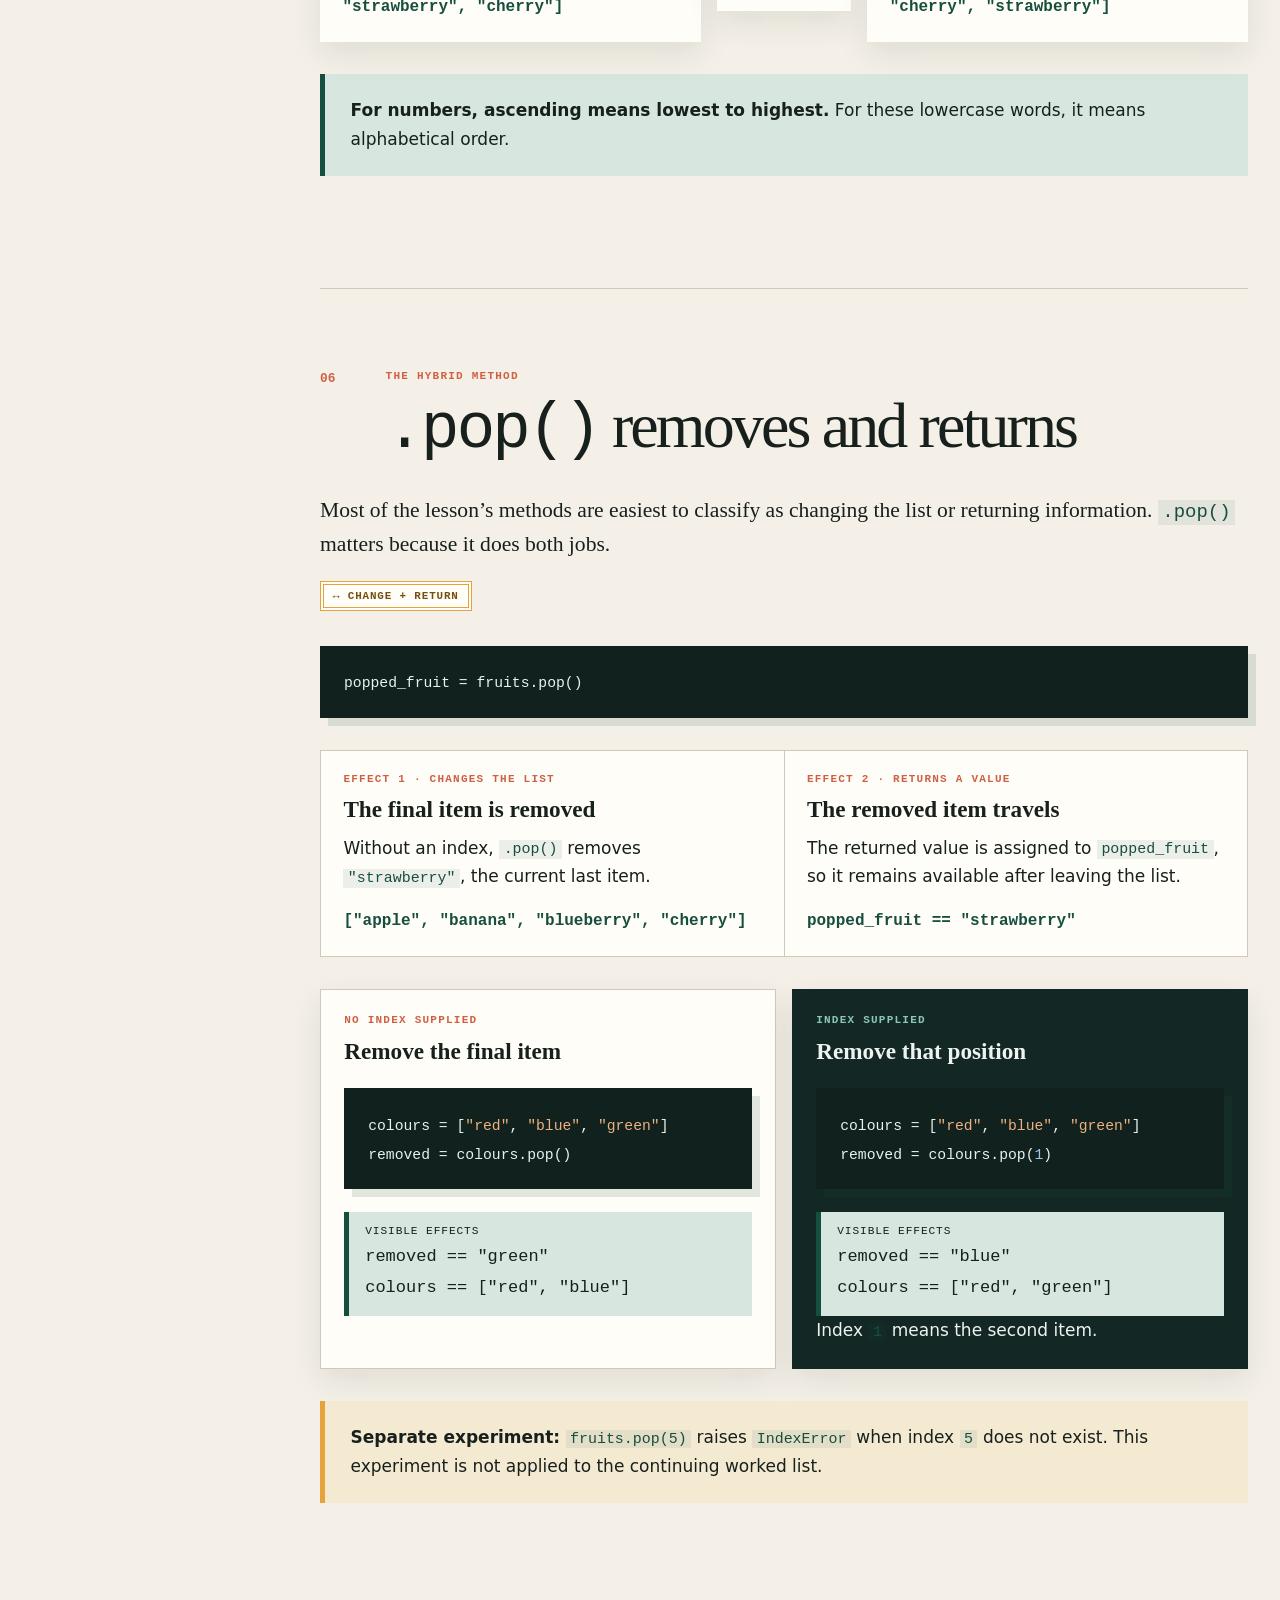
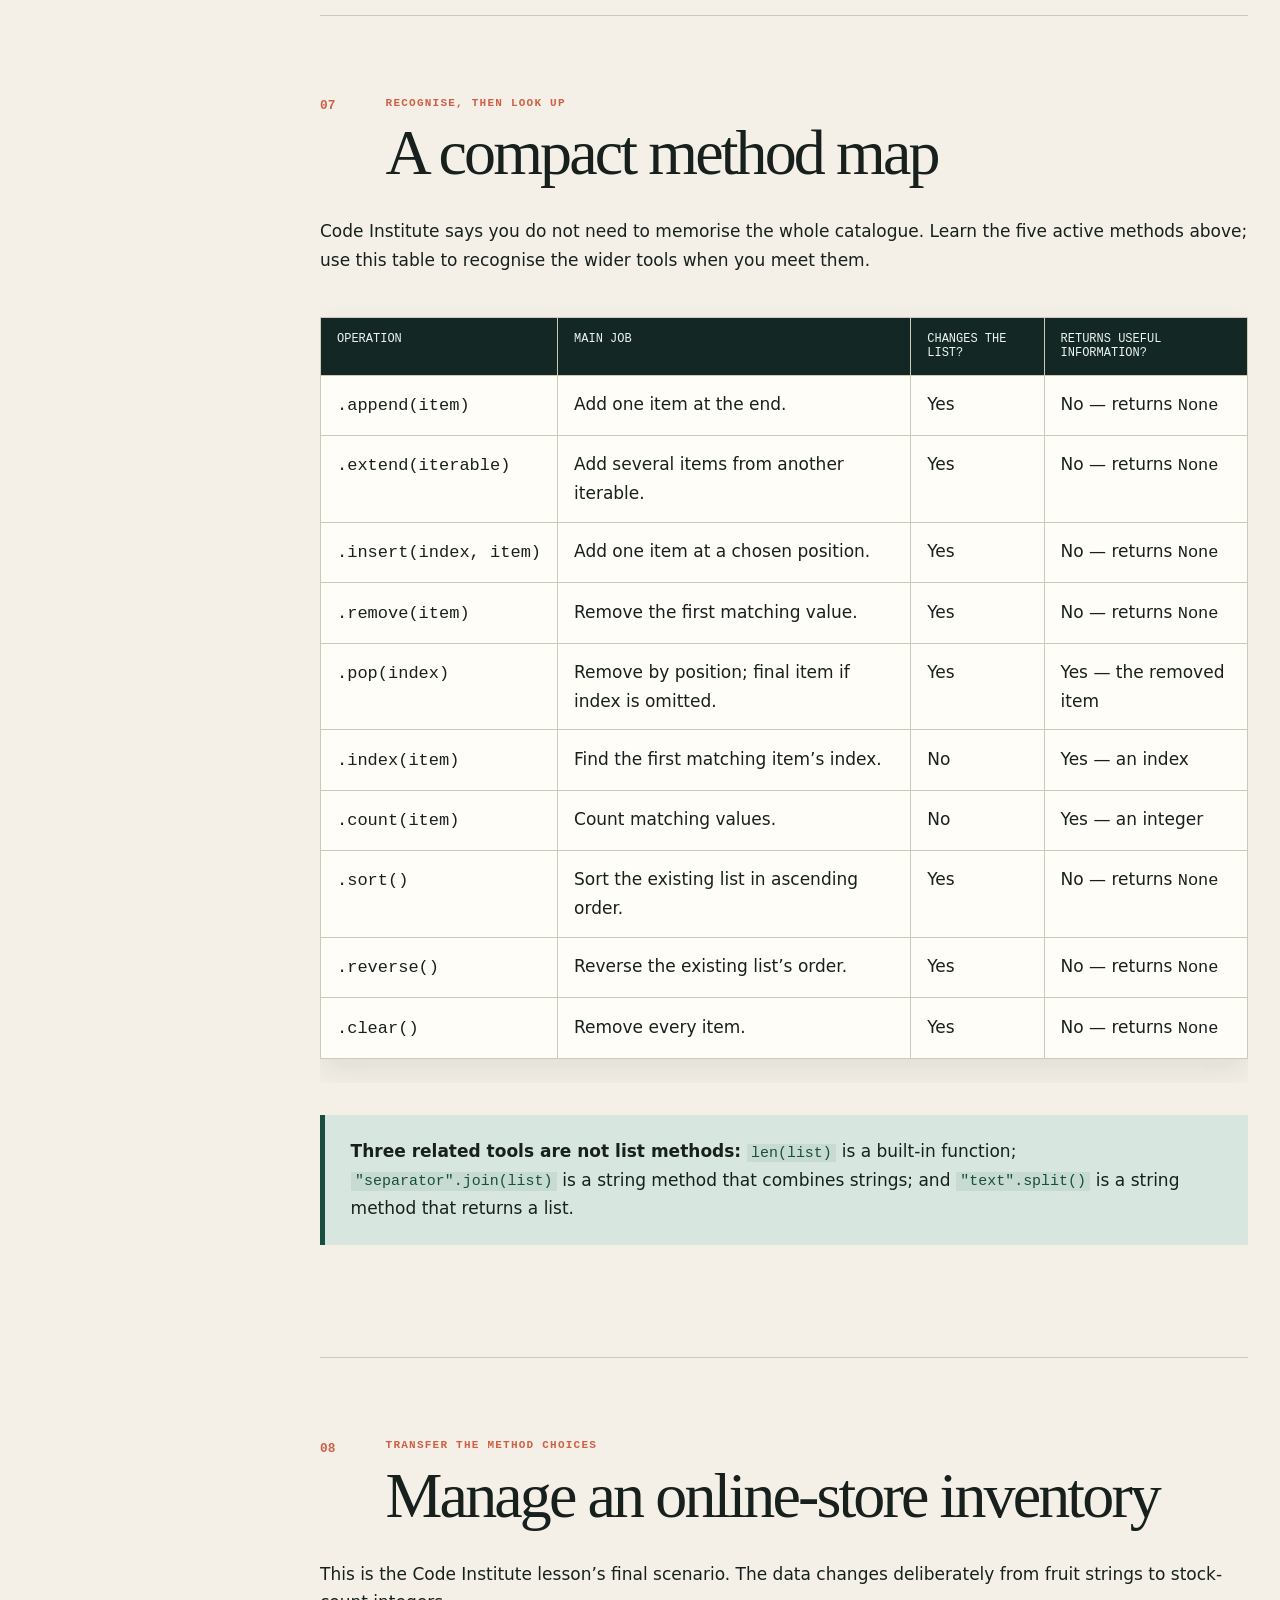
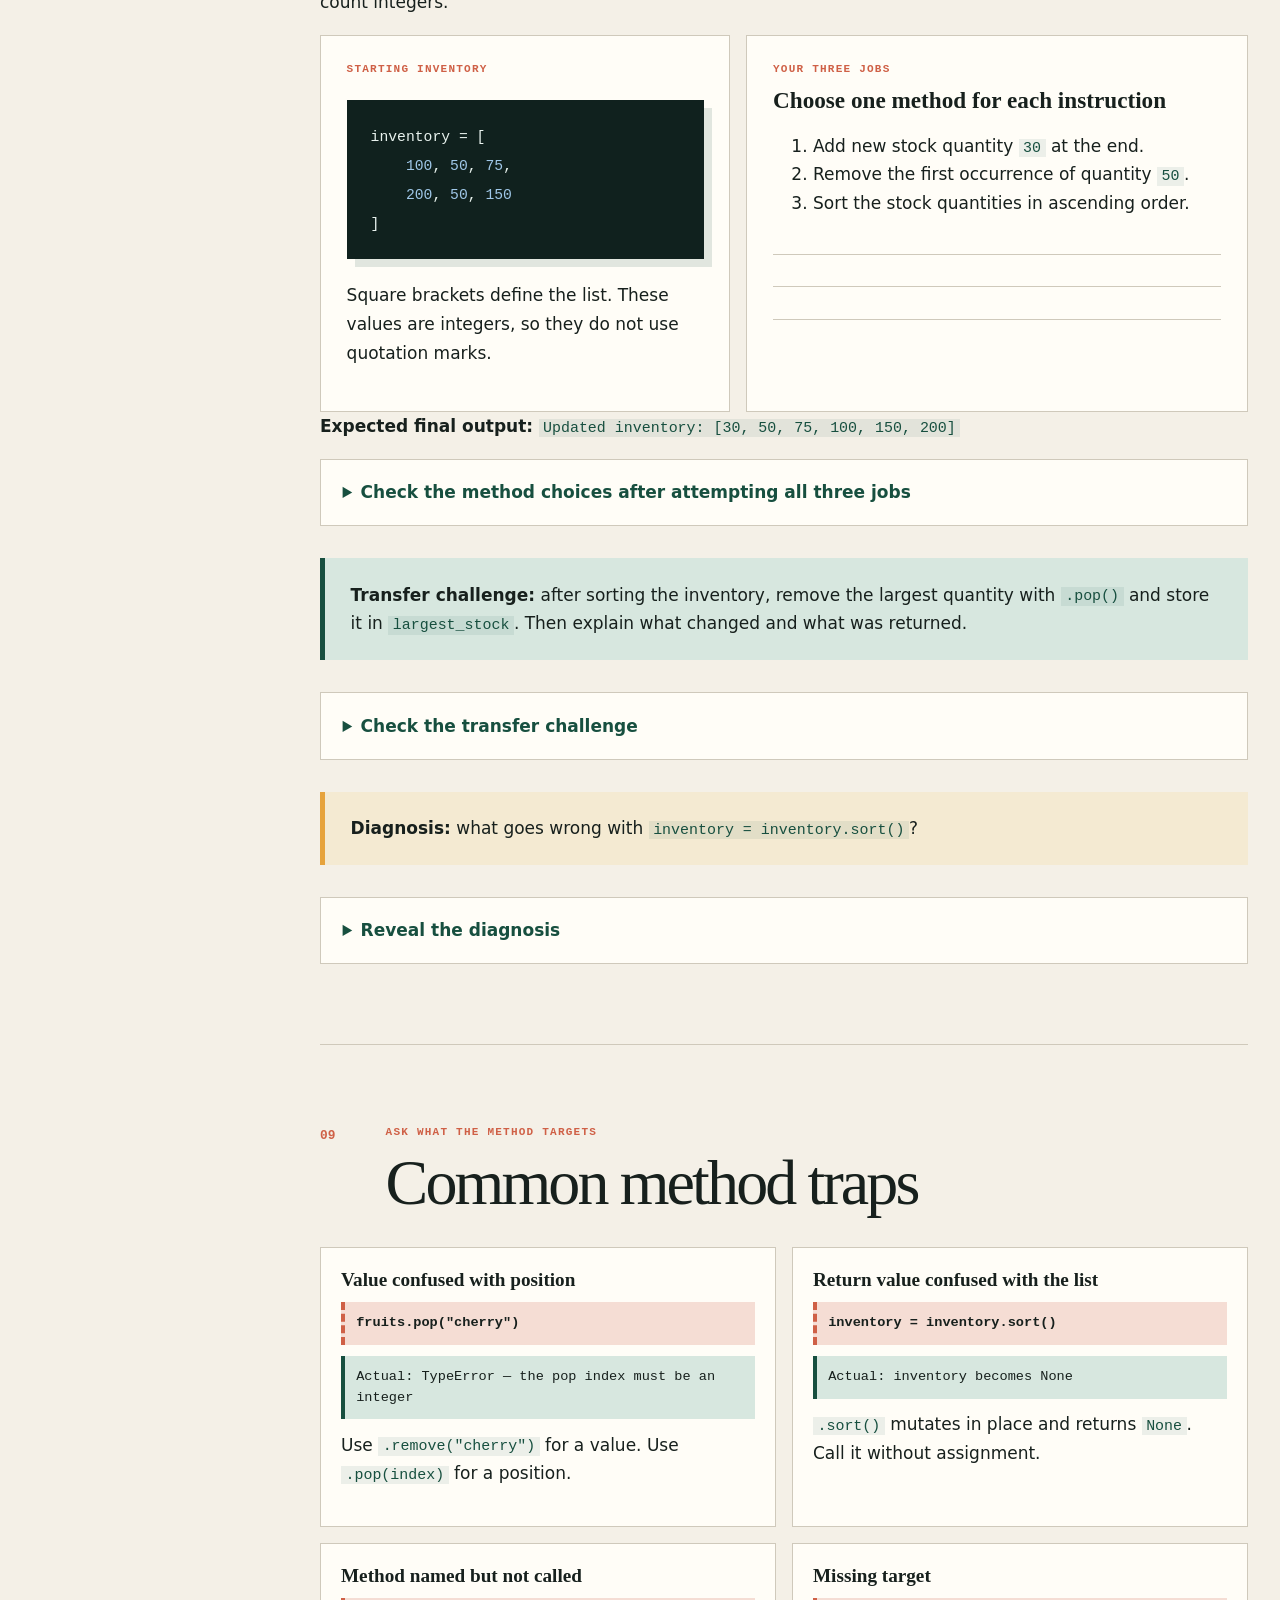
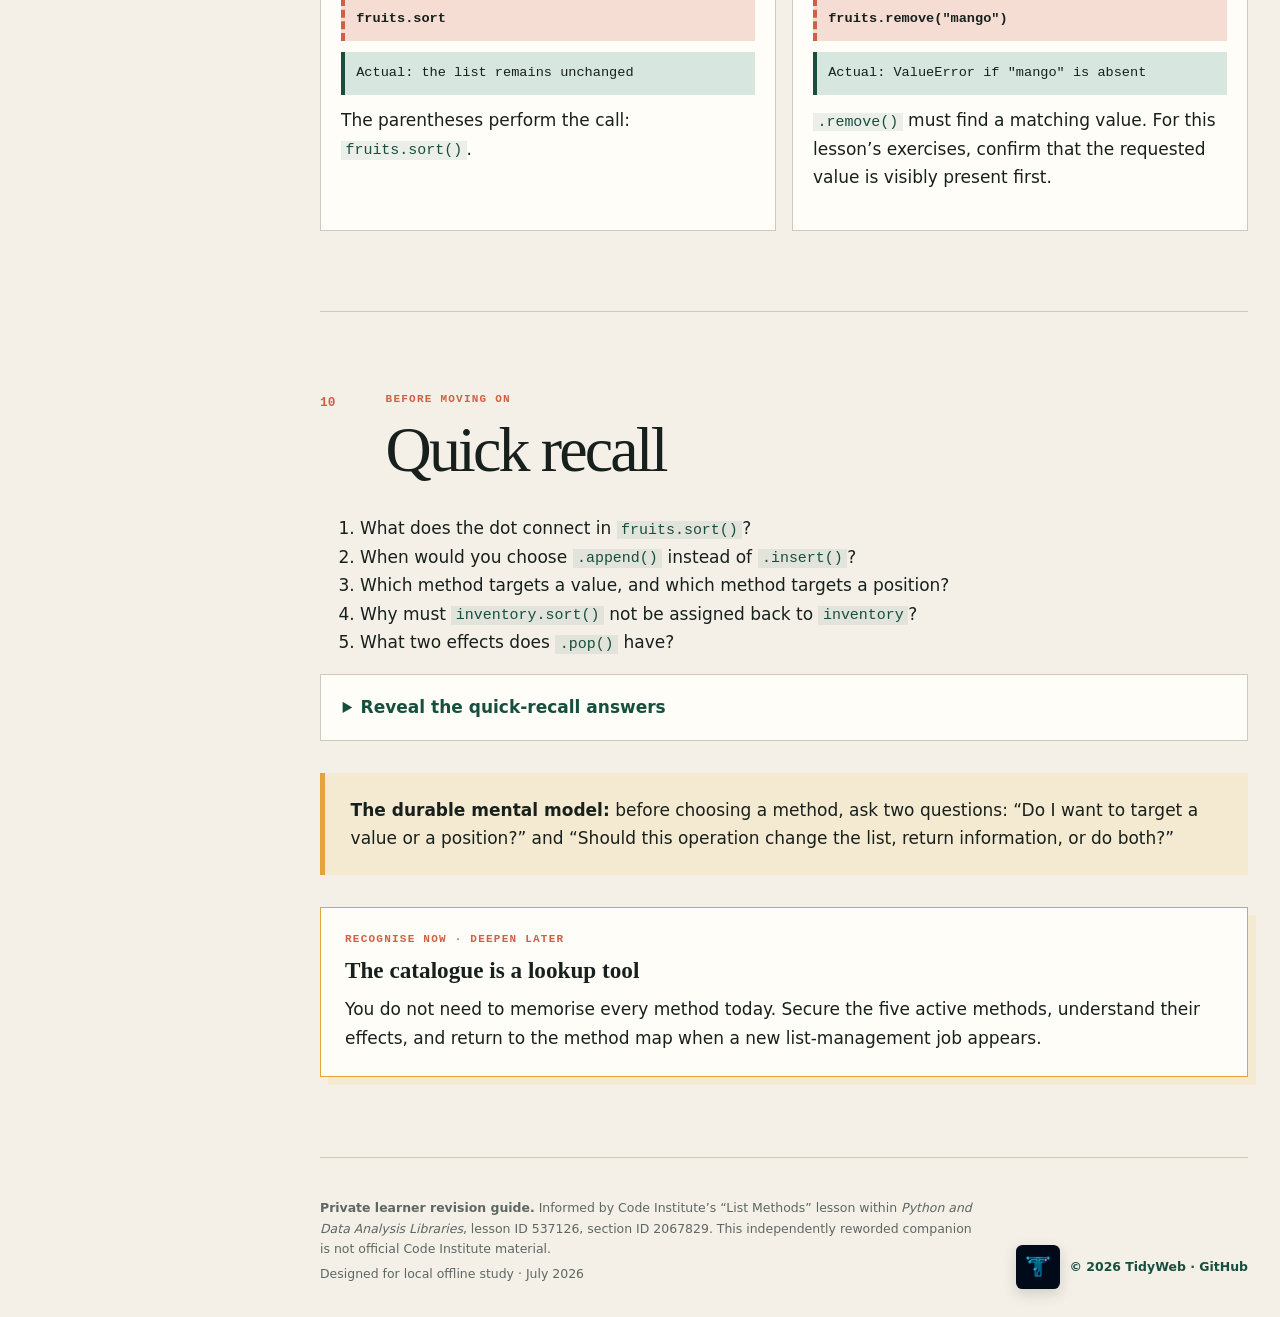
<file: Lists and Tuples/03-list-methods-visual-guide.html>
<!doctype html>
<html lang="en-GB">
<head>
<meta charset="utf-8">
<meta name="viewport" content="width=device-width,initial-scale=1">
<meta name="description" content="A visual learner guide to Python list methods that add, insert, remove, sort and return values.">
<title>Python List Methods — Change Lists and Return Values</title>
<link rel="stylesheet" href="../assets/lesson-guide.css">
<style>
.method-line{display:flex;flex-wrap:wrap;gap:.55rem;margin:1.5rem 0}
.method-line code{padding:.45rem .65rem;border:1px solid var(--line);color:var(--green);background:var(--panel);font:700 .85rem var(--mono)}
.effect-grid{display:grid;grid-template-columns:1fr 1fr;gap:1px;margin:2rem 0;padding:1px;background:var(--line)}
.effect-grid>article{padding:1.4rem;background:var(--panel)}
.effect-grid .effect-label{margin:0 0 .65rem;color:var(--coral);font:800 .69rem var(--mono);letter-spacing:.11em;text-transform:uppercase}
@media(max-width:720px){.effect-grid{grid-template-columns:1fr}}
</style>
</head>
<body>
<a class="skip" href="#main">Skip to the guide</a>
<aside class="rail" aria-label="Guide navigation">
  <div class="brand"><a class="brand-mark brand-home" href="../index.html" aria-label="Introduction to Data Structures">.()</a><div><p class="eyebrow">Collection · Lists and Tuples</p><p class="brand-name">Lesson 03 · List Methods</p></div></div>
  <nav class="section-nav" aria-label="Sections in Lesson 03"><ol>
    <li><a href="#purpose"><span>01</span> Why methods?</a></li>
    <li><a href="#anatomy"><span>02</span> Read the pattern</a></li>
    <li><a href="#add"><span>03</span> Add and insert</a></li>
    <li><a href="#remove"><span>04</span> Remove by value</a></li>
    <li><a href="#sort"><span>05</span> Sort in place</a></li>
    <li><a href="#pop"><span>06</span> Pop and return</a></li>
    <li><a href="#catalogue"><span>07</span> Method map</a></li>
    <li><a href="#practice"><span>08</span> Store inventory</a></li>
    <li><a href="#traps"><span>09</span> Common traps</a></li>
    <li><a href="#recall"><span>10</span> Quick recall</a></li>
  </ol></nav>
  <nav class="course-nav" aria-label="Course chapters">
    <p>Course chapters</p>
    <ol>
      <li><a href="../index.html"><span>00</span> Introduction to Data Structures</a></li>
      <li><a href="01-lists-visual-guide.html"><span>01</span> Lists</a></li>
      <li><a href="02-list-slicing-visual-guide.html"><span>02</span> List slicing</a></li>
      <li><a href="03-list-methods-visual-guide.html" aria-current="page"><span>03</span> List methods</a></li>
      <li><a href="04-dictionaries-visual-guide.html"><span>04</span> Dictionaries</a></li>
      <li><a href="05-tuples-visual-guide.html"><span>05</span> Tuples</a></li>
      <li><a href="06-sets-visual-guide.html"><span>06</span> Sets</a></li>
      <li><a href="07-nested-lists-visual-guide.html"><span>07</span> Nested lists</a></li>
      <li><a href="08-nested-dictionaries-visual-guide.html"><span>08</span> Nested dictionaries</a></li>
      <li><a href="09-containment-in-operator-visual-guide.html"><span>09</span> Containment</a></li>
    </ol>
  </nav>
  <div class="rail-note"><p><strong>This page covers list methods</strong></p><p>It builds on creating, indexing and slicing lists.</p></div>
</aside>

<main id="main">
  <header class="hero">
    <div>
      <p class="eyebrow">Python collections · Visual revision guide</p>
      <h1>Ask the list<br><em>to do a job.</em></h1>
      <p class="lede">A list method is a built-in operation connected to a particular list with a dot. Some methods change that list. Some return information. One important method—<code>.pop()</code>—does both.</p>
      <div class="method-line" aria-label="Five actively practised list methods"><code>.append()</code><code>.insert()</code><code>.remove()</code><code>.sort()</code><code>.pop()</code></div>
    </div>
    <div class="hero-index"><strong>5</strong><span>active methods</span></div>
  </header>

  <section class="lesson" id="purpose">
    <div class="lesson-head"><p class="lesson-no">01</p><div><p class="eyebrow">Start with the changing world</p><h2>Why do lists need methods?</h2></div></div>
    <p class="thesis">Real collections do not stay frozen. New items arrive, old items disappear, order changes, and programs need information about what is stored.</p>
    <div class="two">
      <article class="card"><p class="card-label">The collection</p><h3>A fruit display changes</h3><div class="code-block"><code>fruits = [
    <span class="code-string">"banana"</span>,
    <span class="code-string">"apple"</span>,
    <span class="code-string">"cherry"</span>,
    <span class="code-string">"strawberry"</span>,
    <span class="code-string">"cherry"</span>
]</code></div><p>The same five-item starting list runs through Sections 01–06.</p></article>
      <article class="card card--dark"><p class="card-label">The jobs</p><h3>Manage the collection</h3><ul><li>Add a new fruit.</li><li>Remove one matching fruit.</li><li>Put the fruits in order.</li><li>Take an item out and keep hold of it.</li></ul></article>
    </div>
    <div class="callout"><p><strong>Plain-English definition:</strong> a method is an operation that belongs to an object. A list method tells one particular list to perform a list-related job.</p></div>
  </section>

  <section class="lesson" id="anatomy">
    <div class="lesson-head"><p class="lesson-no">02</p><div><p class="eyebrow">Read left to right</p><h2>Object, dot, method, arguments</h2></div></div>
    <p>The punctuation describes who performs the job, which job it performs and what information the job needs.</p>
    <div class="anatomy">
      <div><p class="card-label">Object</p><h3>Which list?</h3><code class="syntax">fruits</code></div>
      <div class="arrow">·</div>
      <div><p class="card-label">Method call</p><h3>Which job and input?</h3><code class="syntax">remove("cherry")</code></div>
    </div>
    <div class="three">
      <article class="card"><p class="card-label">The dot ·</p><h3>Connects object to operation</h3><p><code>fruits.</code> means “ask the <code>fruits</code> list to…”</p></article>
      <article class="card"><p class="card-label">The method name</p><h3>Names the job</h3><p><code>remove</code> tells Python which list operation to perform.</p></article>
      <article class="card"><p class="card-label">Parentheses ( )</p><h3>Call the method</h3><p>Values inside them are <strong>arguments</strong>: information the method needs.</p></article>
    </div>
    <div class="callout callout--amber"><p><strong>Empty parentheses still matter.</strong> <code>fruits.sort()</code> needs no extra input, but <code>()</code> still calls the method.</p></div>
  </section>

  <section class="lesson" id="add">
    <div class="lesson-head"><p class="lesson-no">03</p><div><p class="eyebrow">Two different destinations</p><h2>Add at the end or insert at an index</h2></div></div>
    <div class="two">
      <article class="card"><span class="mode-tag mode-tag--change">Change · append</span><p class="card-label">Append · one argument</p><h3>Add one item at the end</h3><div class="code-block"><code>fruits.append(<span class="code-string">"blueberry"</span>)</code></div><p><code>.append(item)</code> always places the new item after the current final item.</p><div class="output"><strong>If applied to the starting list</strong><code>["banana", "apple", "cherry", "strawberry", "cherry", "blueberry"]</code></div></article>
      <article class="card card--dark"><span class="mode-tag mode-tag--change">Change · insert</span><p class="card-label">Insert · two arguments</p><h3>Add one item at a position</h3><div class="code-block"><code>fruits.insert(
    <span class="code-num">1</span>,
    <span class="code-string">"blueberry"</span>
)</code></div><p><code>.insert(index, item)</code> places the item at that index and shifts later items to the right.</p><div class="output"><strong>Continuing route after insertion</strong><code>["banana", "blueberry", "apple", "cherry", "strawberry", "cherry"]</code></div></article>
    </div>
    <div class="callout"><p><strong>This lesson’s fruit route uses insertion:</strong> placing <code>"blueberry"</code> at index <code>1</code> puts it between <code>"banana"</code> and <code>"apple"</code>. Nothing is overwritten.</p></div>
  </section>

  <section class="lesson" id="remove">
    <div class="lesson-head"><p class="lesson-no">04</p><div><p class="eyebrow">Name the value, not its position</p><h2><code>.remove()</code> removes the first match</h2></div></div>
    <p>After Section 03 inserts <code>"blueberry"</code>, the fruit list still contains two occurrences of <code>"cherry"</code>. The method removes only the first matching value.</p>
    <p><span class="mode-tag mode-tag--change">Change the list</span></p>
    <div class="operation operation--labelled">
      <div><p class="card-label">Before · 6 items</p><h3>Blueberry inserted; two cherries remain</h3><code class="syntax">["banana", "blueberry", "apple", "cherry", "strawberry", "cherry"]</code></div>
      <div class="operation-label"><code>fruits.remove("cherry")</code></div>
      <div><p class="card-label">After · 5 items</p><h3>First match removed</h3><code class="syntax">["banana", "blueberry", "apple", "strawberry", "cherry"]</code></div>
    </div>
    <div class="callout callout--amber"><p><strong>Value versus index:</strong> <code>.remove("cherry")</code> searches for that value. It does not mean “remove the item at index <code>"cherry"</code>.”</p></div>
    <div class="state-line"><p><strong>Current list:</strong> <code>["banana", "blueberry", "apple", "strawberry", "cherry"]</code></p></div>
  </section>

  <section class="lesson" id="sort">
    <div class="lesson-head"><p class="lesson-no">05</p><div><p class="eyebrow">Reorder the existing list</p><h2><code>.sort()</code> changes the list in place</h2></div></div>
    <p><strong>In place</strong> means the existing list itself changes. Python does not leave the original order untouched.</p>
    <p><span class="mode-tag mode-tag--change">Change the list</span></p>
    <div class="operation operation--labelled">
      <div><p class="card-label">Before sorting</p><h3>Insertion order</h3><code class="syntax">["banana", "blueberry", "apple", "strawberry", "cherry"]</code></div>
      <div class="operation-label"><code>fruits.sort()</code></div>
      <div><p class="card-label">After sorting</p><h3>Alphabetical ascending order</h3><code class="syntax">["apple", "banana", "blueberry", "cherry", "strawberry"]</code></div>
    </div>
    <div class="callout"><p><strong>For numbers, ascending means lowest to highest.</strong> For these lowercase words, it means alphabetical order.</p></div>
  </section>

  <section class="lesson" id="pop">
    <div class="lesson-head"><p class="lesson-no">06</p><div><p class="eyebrow">The hybrid method</p><h2><code>.pop()</code> removes and returns</h2></div></div>
    <p class="thesis">Most of the lesson’s methods are easiest to classify as changing the list or returning information. <code>.pop()</code> matters because it does both jobs.</p>
    <p><span class="mode-tag mode-tag--both">Change + return</span></p>
    <div class="code-block"><code>popped_fruit = fruits.pop()</code></div>
    <div class="effect-grid">
      <article><p class="effect-label">Effect 1 · changes the list</p><h3>The final item is removed</h3><p>Without an index, <code>.pop()</code> removes <code>"strawberry"</code>, the current last item.</p><code class="syntax">["apple", "banana", "blueberry", "cherry"]</code></article>
      <article><p class="effect-label">Effect 2 · returns a value</p><h3>The removed item travels</h3><p>The returned value is assigned to <code>popped_fruit</code>, so it remains available after leaving the list.</p><code class="syntax">popped_fruit == "strawberry"</code></article>
    </div>
    <div class="two">
      <article class="card"><p class="card-label">No index supplied</p><h3>Remove the final item</h3><div class="code-block"><code>colours = [<span class="code-string">"red"</span>, <span class="code-string">"blue"</span>, <span class="code-string">"green"</span>]
removed = colours.pop()</code></div><div class="output"><strong>Visible effects</strong><code>removed == "green"<br>colours == ["red", "blue"]</code></div></article>
      <article class="card card--dark"><p class="card-label">Index supplied</p><h3>Remove that position</h3><div class="code-block"><code>colours = [<span class="code-string">"red"</span>, <span class="code-string">"blue"</span>, <span class="code-string">"green"</span>]
removed = colours.pop(<span class="code-num">1</span>)</code></div><div class="output"><strong>Visible effects</strong><code>removed == "blue"<br>colours == ["red", "green"]</code></div><p>Index <code>1</code> means the second item.</p></article>
    </div>
    <div class="callout callout--amber"><p><strong>Separate experiment:</strong> <code>fruits.pop(5)</code> raises <code>IndexError</code> when index <code>5</code> does not exist. This experiment is not applied to the continuing worked list.</p></div>
  </section>

  <section class="lesson" id="catalogue">
    <div class="lesson-head"><p class="lesson-no">07</p><div><p class="eyebrow">Recognise, then look up</p><h2>A compact method map</h2></div></div>
    <p>Code Institute says you do not need to memorise the whole catalogue. Learn the five active methods above; use this table to recognise the wider tools when you meet them.</p>
    <div class="catalogue-wrap">
      <table class="catalogue">
        <thead><tr><th>Operation</th><th>Main job</th><th>Changes the list?</th><th>Returns useful information?</th></tr></thead>
        <tbody>
          <tr><td><code>.append(item)</code></td><td>Add one item at the end.</td><td>Yes</td><td>No — returns <code>None</code></td></tr>
          <tr><td><code>.extend(iterable)</code></td><td>Add several items from another iterable.</td><td>Yes</td><td>No — returns <code>None</code></td></tr>
          <tr><td><code>.insert(index, item)</code></td><td>Add one item at a chosen position.</td><td>Yes</td><td>No — returns <code>None</code></td></tr>
          <tr><td><code>.remove(item)</code></td><td>Remove the first matching value.</td><td>Yes</td><td>No — returns <code>None</code></td></tr>
          <tr><td><code>.pop(index)</code></td><td>Remove by position; final item if index is omitted.</td><td>Yes</td><td>Yes — the removed item</td></tr>
          <tr><td><code>.index(item)</code></td><td>Find the first matching item’s index.</td><td>No</td><td>Yes — an index</td></tr>
          <tr><td><code>.count(item)</code></td><td>Count matching values.</td><td>No</td><td>Yes — an integer</td></tr>
          <tr><td><code>.sort()</code></td><td>Sort the existing list in ascending order.</td><td>Yes</td><td>No — returns <code>None</code></td></tr>
          <tr><td><code>.reverse()</code></td><td>Reverse the existing list’s order.</td><td>Yes</td><td>No — returns <code>None</code></td></tr>
          <tr><td><code>.clear()</code></td><td>Remove every item.</td><td>Yes</td><td>No — returns <code>None</code></td></tr>
        </tbody>
      </table>
    </div>
    <div class="callout"><p><strong>Three related tools are not list methods:</strong> <code>len(list)</code> is a built-in function; <code>"separator".join(list)</code> is a string method that combines strings; and <code>"text".split()</code> is a string method that returns a list.</p></div>
  </section>

  <section class="lesson" id="practice">
    <div class="lesson-head"><p class="lesson-no">08</p><div><p class="eyebrow">Transfer the method choices</p><h2>Manage an online-store inventory</h2></div></div>
    <p>This is the Code Institute lesson’s final scenario. The data changes deliberately from fruit strings to stock-count integers.</p>
    <div class="practice">
      <div><p class="card-label">Starting inventory</p><div class="code-block"><code>inventory = [
    <span class="code-num">100</span>, <span class="code-num">50</span>, <span class="code-num">75</span>,
    <span class="code-num">200</span>, <span class="code-num">50</span>, <span class="code-num">150</span>
]</code></div><p>Square brackets define the list. These values are integers, so they do not use quotation marks.</p></div>
      <div><p class="card-label">Your three jobs</p><h3>Choose one method for each instruction</h3><ol><li>Add new stock quantity <code>30</code> at the end.</li><li>Remove the first occurrence of quantity <code>50</code>.</li><li>Sort the stock quantities in ascending order.</li></ol><div class="answer-lines"><span></span><span></span><span></span></div></div>
    </div>
    <p><strong>Expected final output:</strong> <code>Updated inventory: [30, 50, 75, 100, 150, 200]</code></p>
    <details class="answer-check">
      <summary>Check the method choices after attempting all three jobs</summary>
      <div>
        <ol>
          <li><code>inventory.append(30)</code> adds one new final item.</li>
          <li><code>inventory.remove(50)</code> removes only the first matching <code>50</code>.</li>
          <li><code>inventory.sort()</code> changes the existing list to ascending order.</li>
        </ol>
        <div class="code-block"><code>inventory = [<span class="code-num">100</span>, <span class="code-num">50</span>, <span class="code-num">75</span>, <span class="code-num">200</span>, <span class="code-num">50</span>, <span class="code-num">150</span>]

inventory.append(<span class="code-num">30</span>)
inventory.remove(<span class="code-num">50</span>)
inventory.sort()

print(<span class="code-string">"Updated inventory:"</span>, inventory)</code></div>
        <p><strong>Final list:</strong> <code>[30, 50, 75, 100, 150, 200]</code></p>
      </div>
    </details>
    <div class="callout"><p><strong>Transfer challenge:</strong> after sorting the inventory, remove the largest quantity with <code>.pop()</code> and store it in <code>largest_stock</code>. Then explain what changed and what was returned.</p></div>
    <details class="answer-check">
      <summary>Check the transfer challenge</summary>
      <div>
        <div class="code-block"><code>largest_stock = inventory.pop()</code></div>
        <p><strong>Returned value:</strong> <code>largest_stock == 200</code></p>
        <p><strong>Changed inventory:</strong> <code>[30, 50, 75, 100, 150]</code></p>
        <p>Sorting placed the largest value last; <code>.pop()</code> removed that last item and returned it.</p>
      </div>
    </details>
    <div class="callout callout--amber"><p><strong>Diagnosis:</strong> what goes wrong with <code>inventory = inventory.sort()</code>?</p></div>
    <details class="answer-check">
      <summary>Reveal the diagnosis</summary>
      <div><p><code>.sort()</code> changes the existing list and returns <code>None</code>. Assigning that return value replaces the variable with <code>None</code>. Use <code>inventory.sort()</code> on its own, then print <code>inventory</code>.</p></div>
    </details>
  </section>

  <section class="lesson" id="traps">
    <div class="lesson-head"><p class="lesson-no">09</p><div><p class="eyebrow">Ask what the method targets</p><h2>Common method traps</h2></div></div>
    <div class="diagnostic-grid">
      <article class="diagnostic"><h3>Value confused with position</h3><span class="wrong">fruits.pop("cherry")</span><span class="actual">Actual: TypeError — the pop index must be an integer</span><p>Use <code>.remove("cherry")</code> for a value. Use <code>.pop(index)</code> for a position.</p></article>
      <article class="diagnostic"><h3>Return value confused with the list</h3><span class="wrong">inventory = inventory.sort()</span><span class="actual">Actual: inventory becomes None</span><p><code>.sort()</code> mutates in place and returns <code>None</code>. Call it without assignment.</p></article>
      <article class="diagnostic"><h3>Method named but not called</h3><span class="wrong">fruits.sort</span><span class="actual">Actual: the list remains unchanged</span><p>The parentheses perform the call: <code>fruits.sort()</code>.</p></article>
      <article class="diagnostic"><h3>Missing target</h3><span class="wrong">fruits.remove("mango")</span><span class="actual">Actual: ValueError if "mango" is absent</span><p><code>.remove()</code> must find a matching value. For this lesson’s exercises, confirm that the requested value is visibly present first.</p></article>
    </div>
  </section>

  <section class="lesson" id="recall">
    <div class="lesson-head"><p class="lesson-no">10</p><div><p class="eyebrow">Before moving on</p><h2>Quick recall</h2></div></div>
    <ol>
      <li>What does the dot connect in <code>fruits.sort()</code>?</li>
      <li>When would you choose <code>.append()</code> instead of <code>.insert()</code>?</li>
      <li>Which method targets a value, and which method targets a position?</li>
      <li>Why must <code>inventory.sort()</code> not be assigned back to <code>inventory</code>?</li>
      <li>What two effects does <code>.pop()</code> have?</li>
    </ol>
    <details class="answer-check">
      <summary>Reveal the quick-recall answers</summary>
      <div><ol>
        <li>The dot connects a particular list object to the method it must perform.</li>
        <li>Use <code>.append()</code> for the end; use <code>.insert(index, item)</code> for a chosen position.</li>
        <li><code>.remove(value)</code> targets a matching value; <code>.pop(index)</code> targets a position.</li>
        <li><code>.sort()</code> changes the list in place and returns <code>None</code>.</li>
        <li><code>.pop()</code> removes an item from the list and returns that removed value.</li>
      </ol></div>
    </details>
    <div class="callout callout--amber"><p><strong>The durable mental model:</strong> before choosing a method, ask two questions: “Do I want to target a value or a position?” and “Should this operation change the list, return information, or do both?”</p></div>
    <div class="future-note"><p class="card-label">Recognise now · deepen later</p><h3>The catalogue is a lookup tool</h3><p>You do not need to memorise every method today. Secure the five active methods, understand their effects, and return to the method map when a new list-management job appears.</p></div>
  </section>

  <footer>
    <div><p><strong>Private learner revision guide.</strong> Informed by Code Institute’s “List Methods” lesson within <em>Python and Data Analysis Libraries</em>, lesson ID 537126, section ID 2067829. This independently reworded companion is not official Code Institute material.</p><p>Designed for local offline study · July 2026</p></div>
    <a class="tidy" href="https://github.com/TidyWeb/" target="_blank" rel="noopener"><img src="../assets/tidyweb_logo.png" alt="TidyWeb logo" width="44" height="44"><span>© 2026 TidyWeb · GitHub</span></a>
  </footer>
</main>
</body>
</html>
</file>
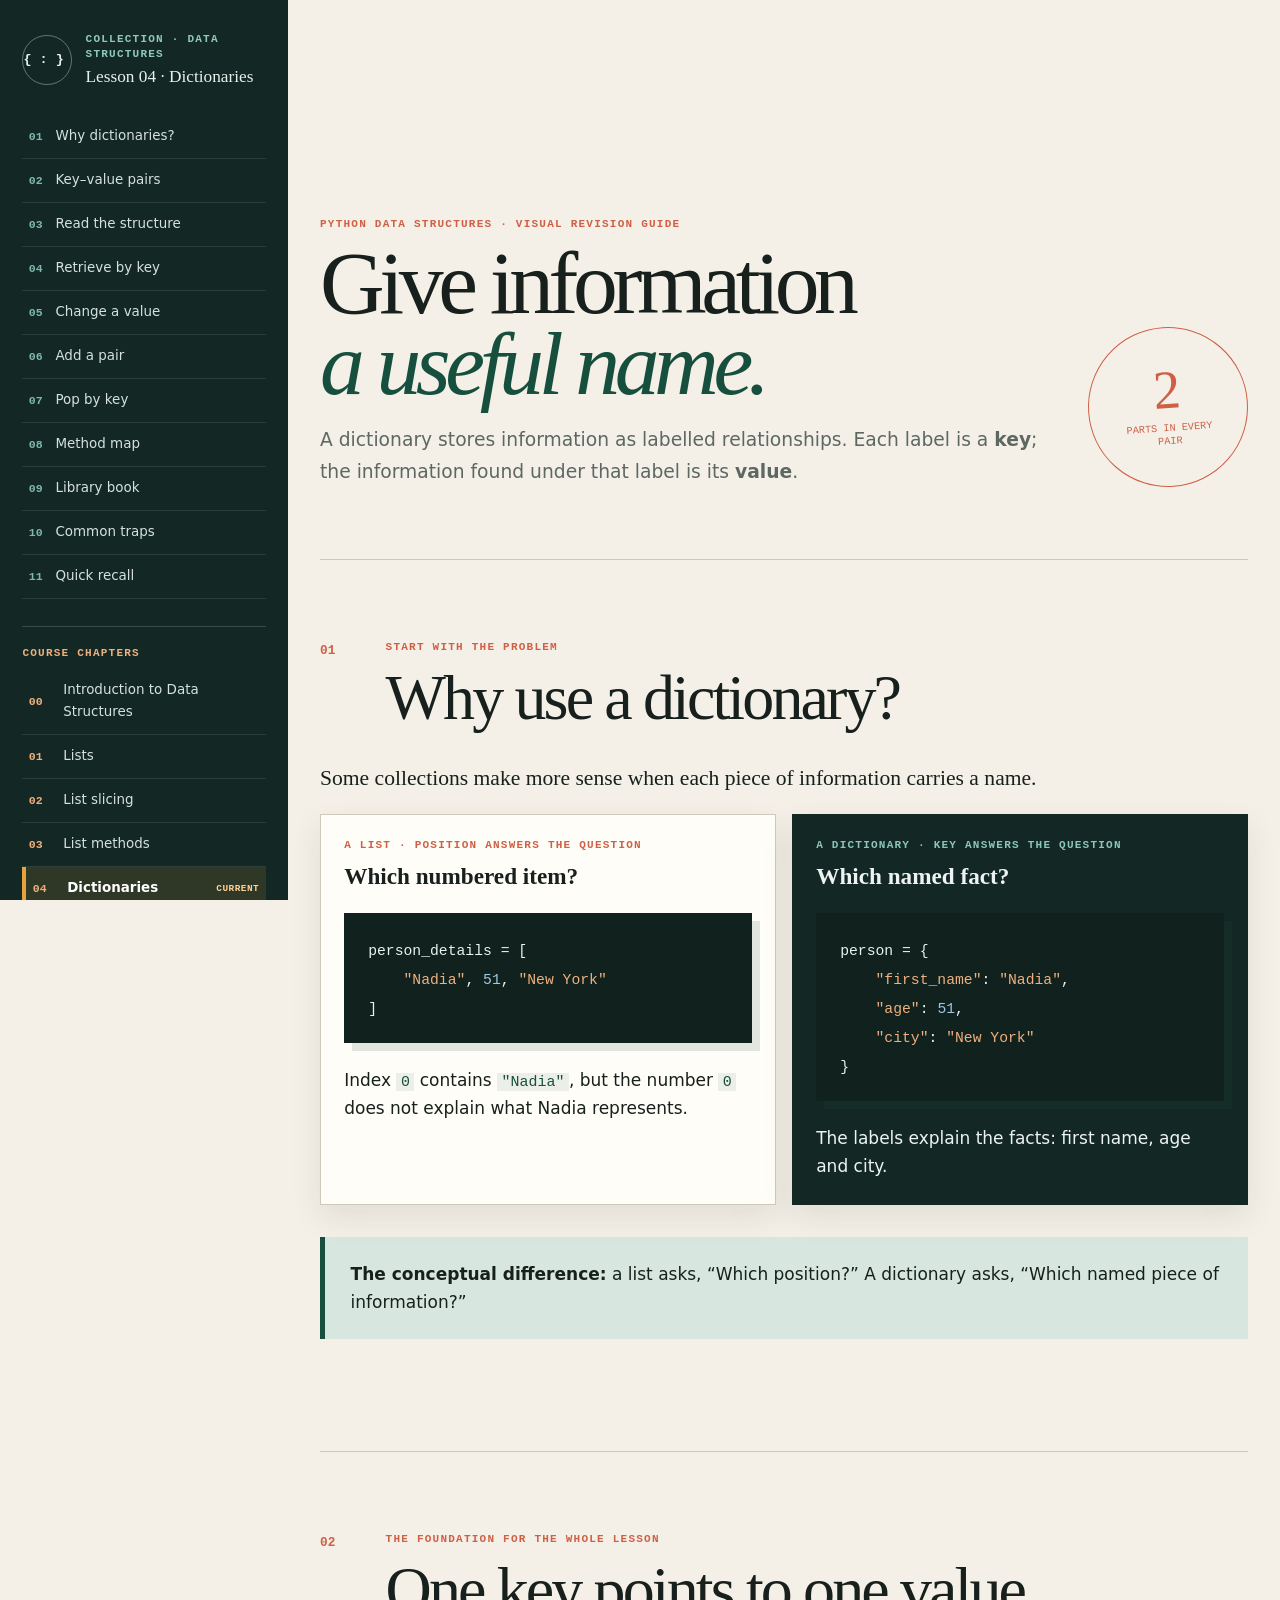
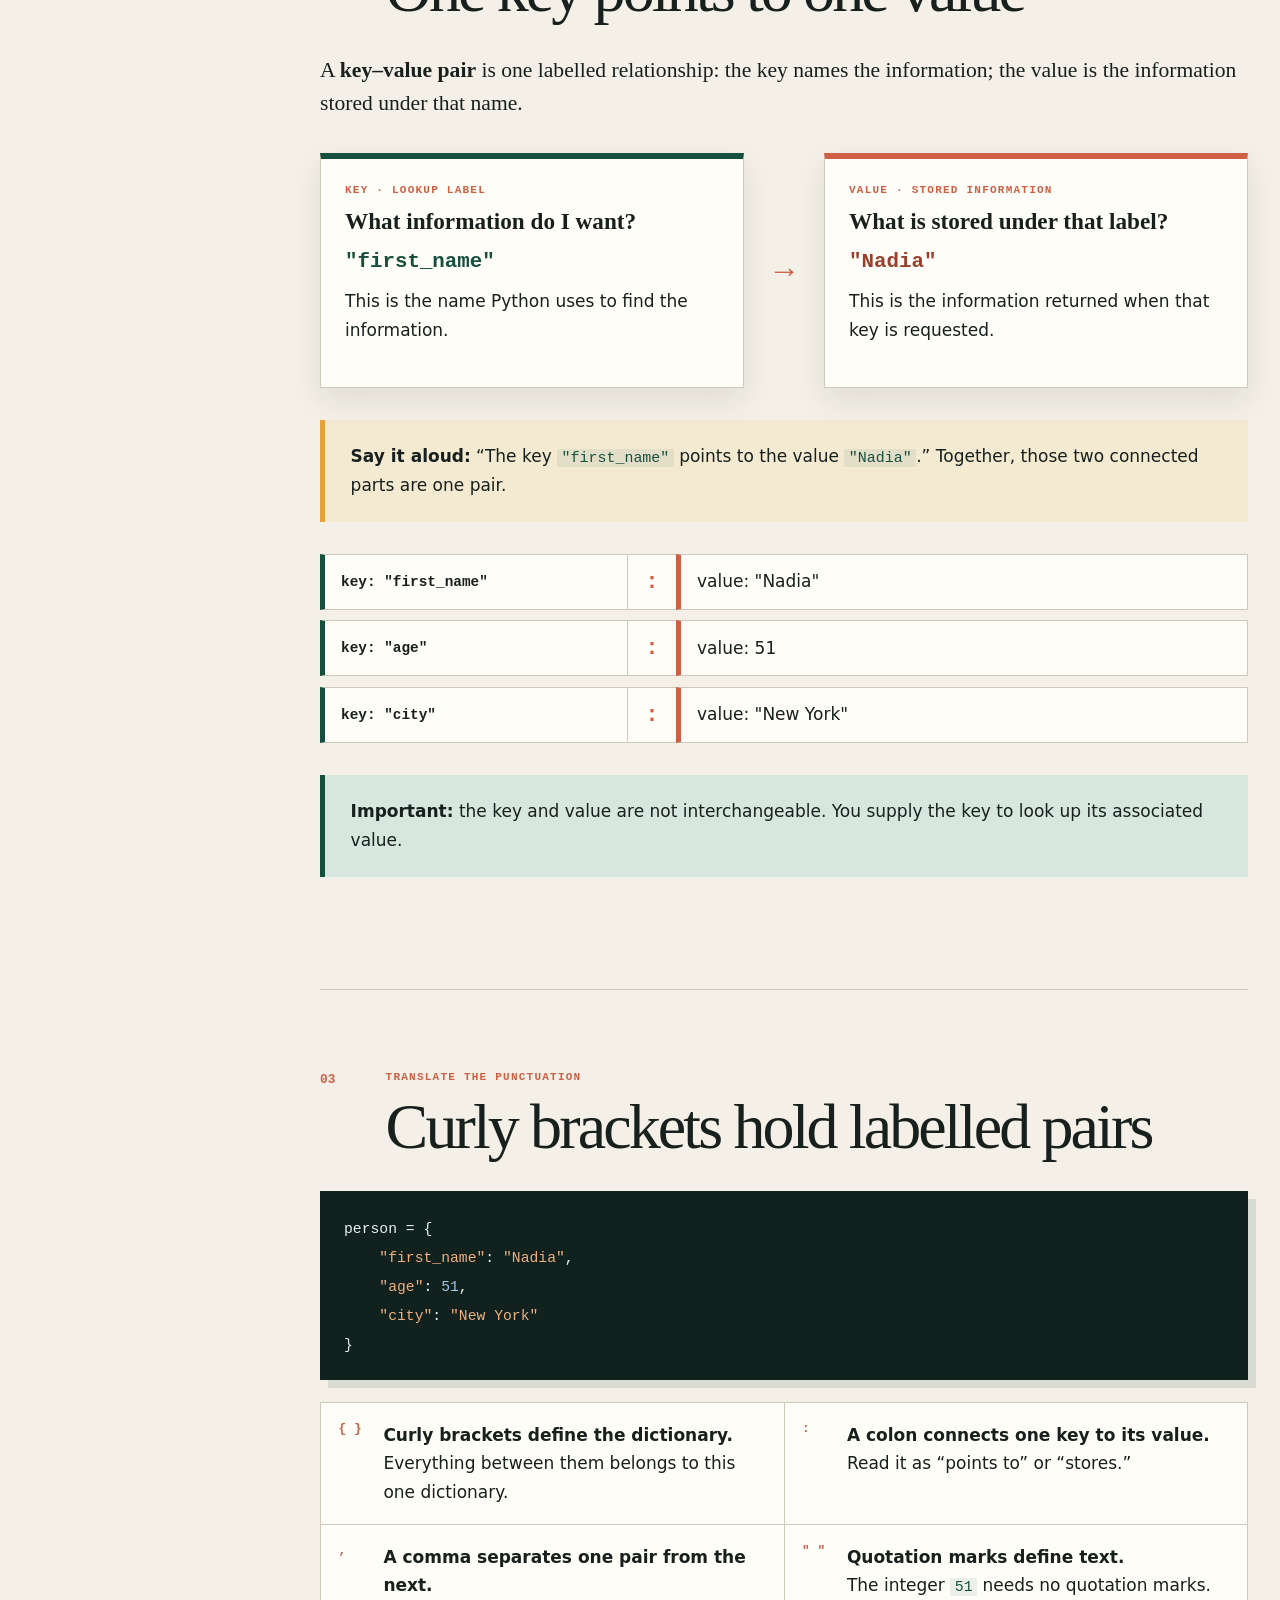
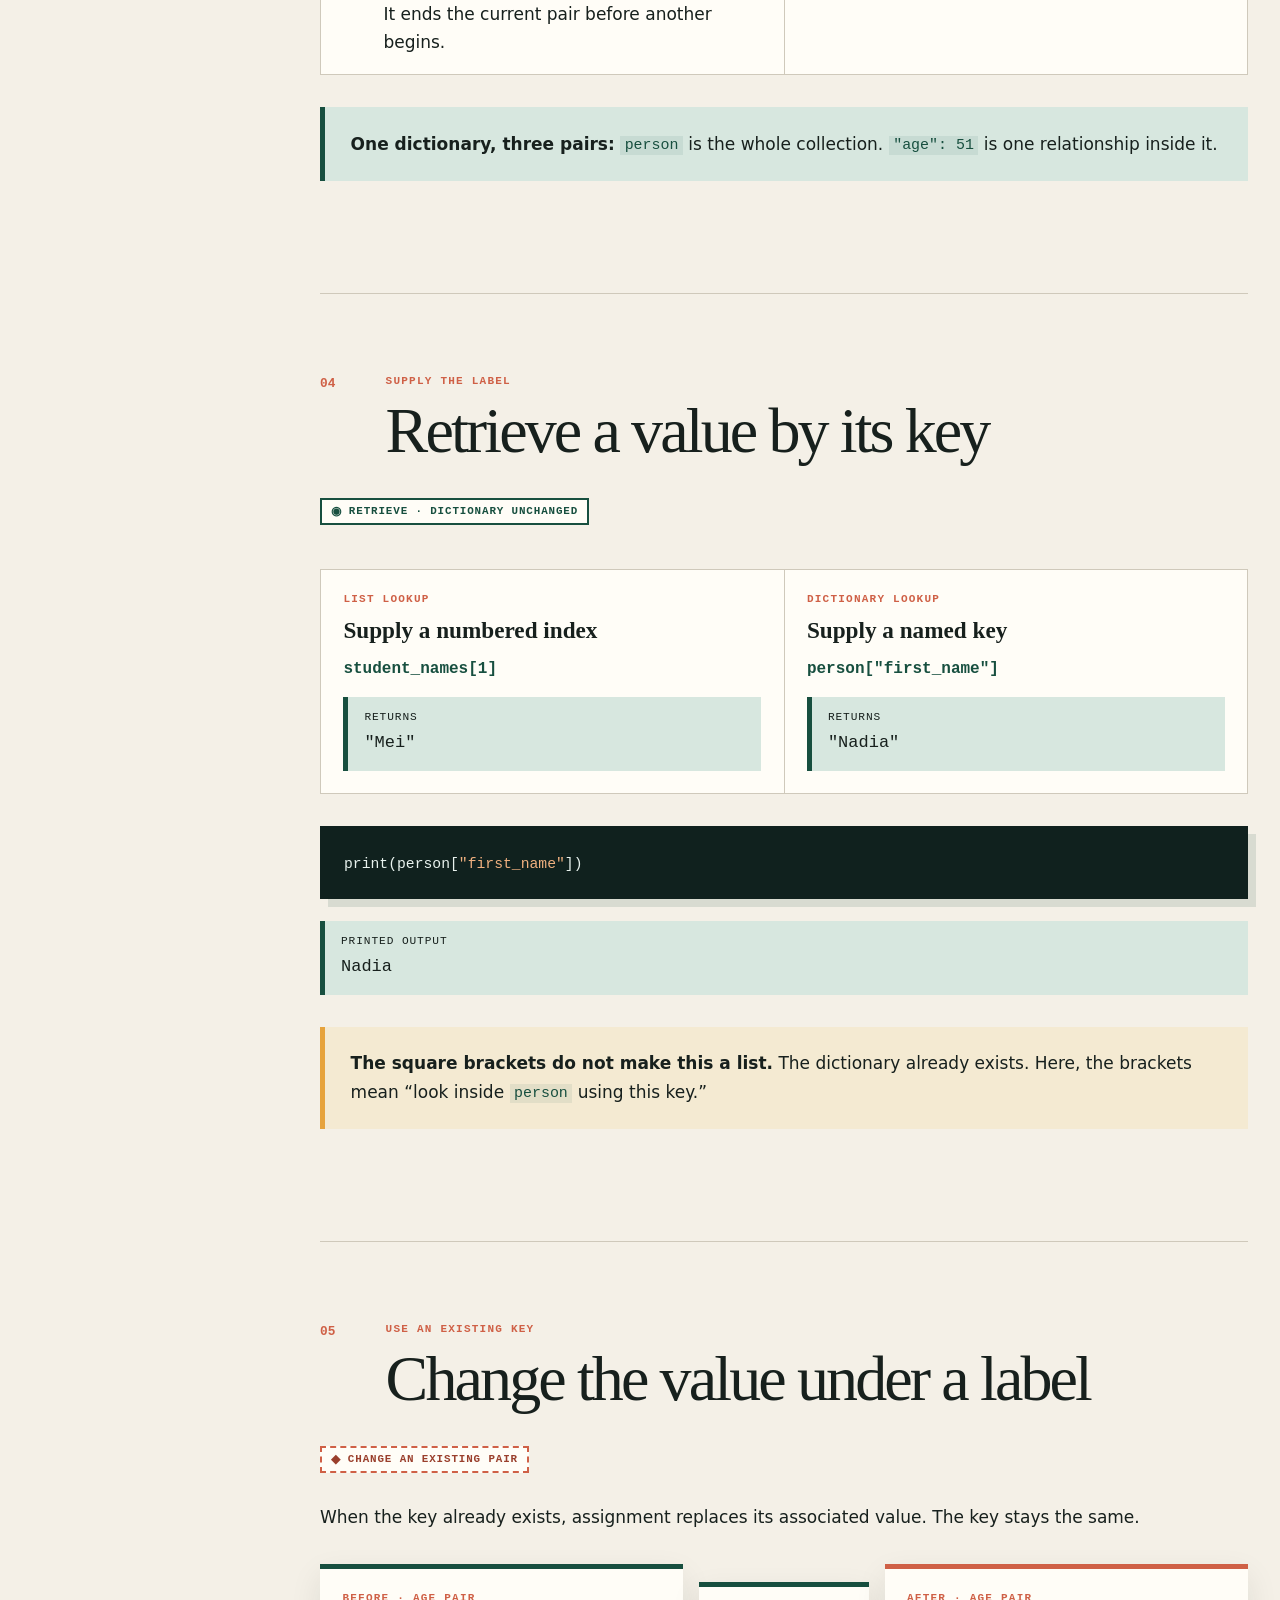
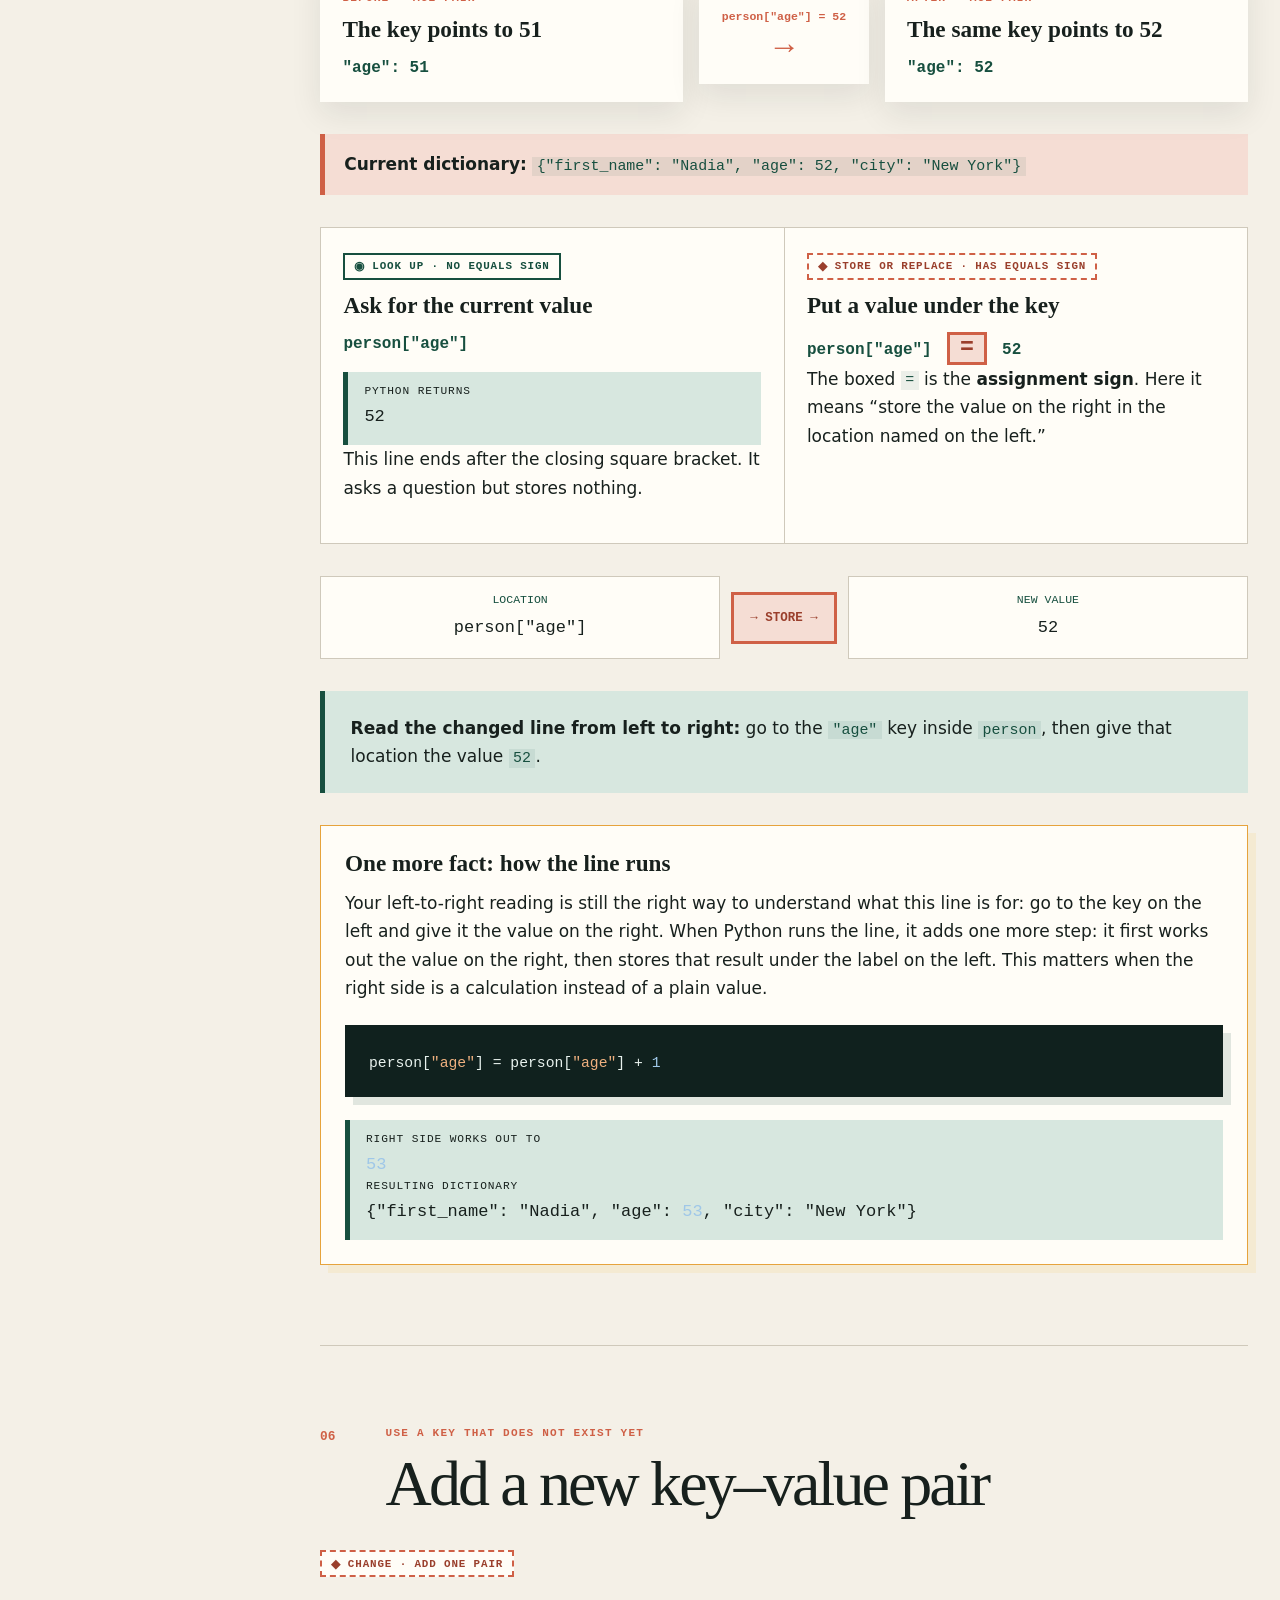
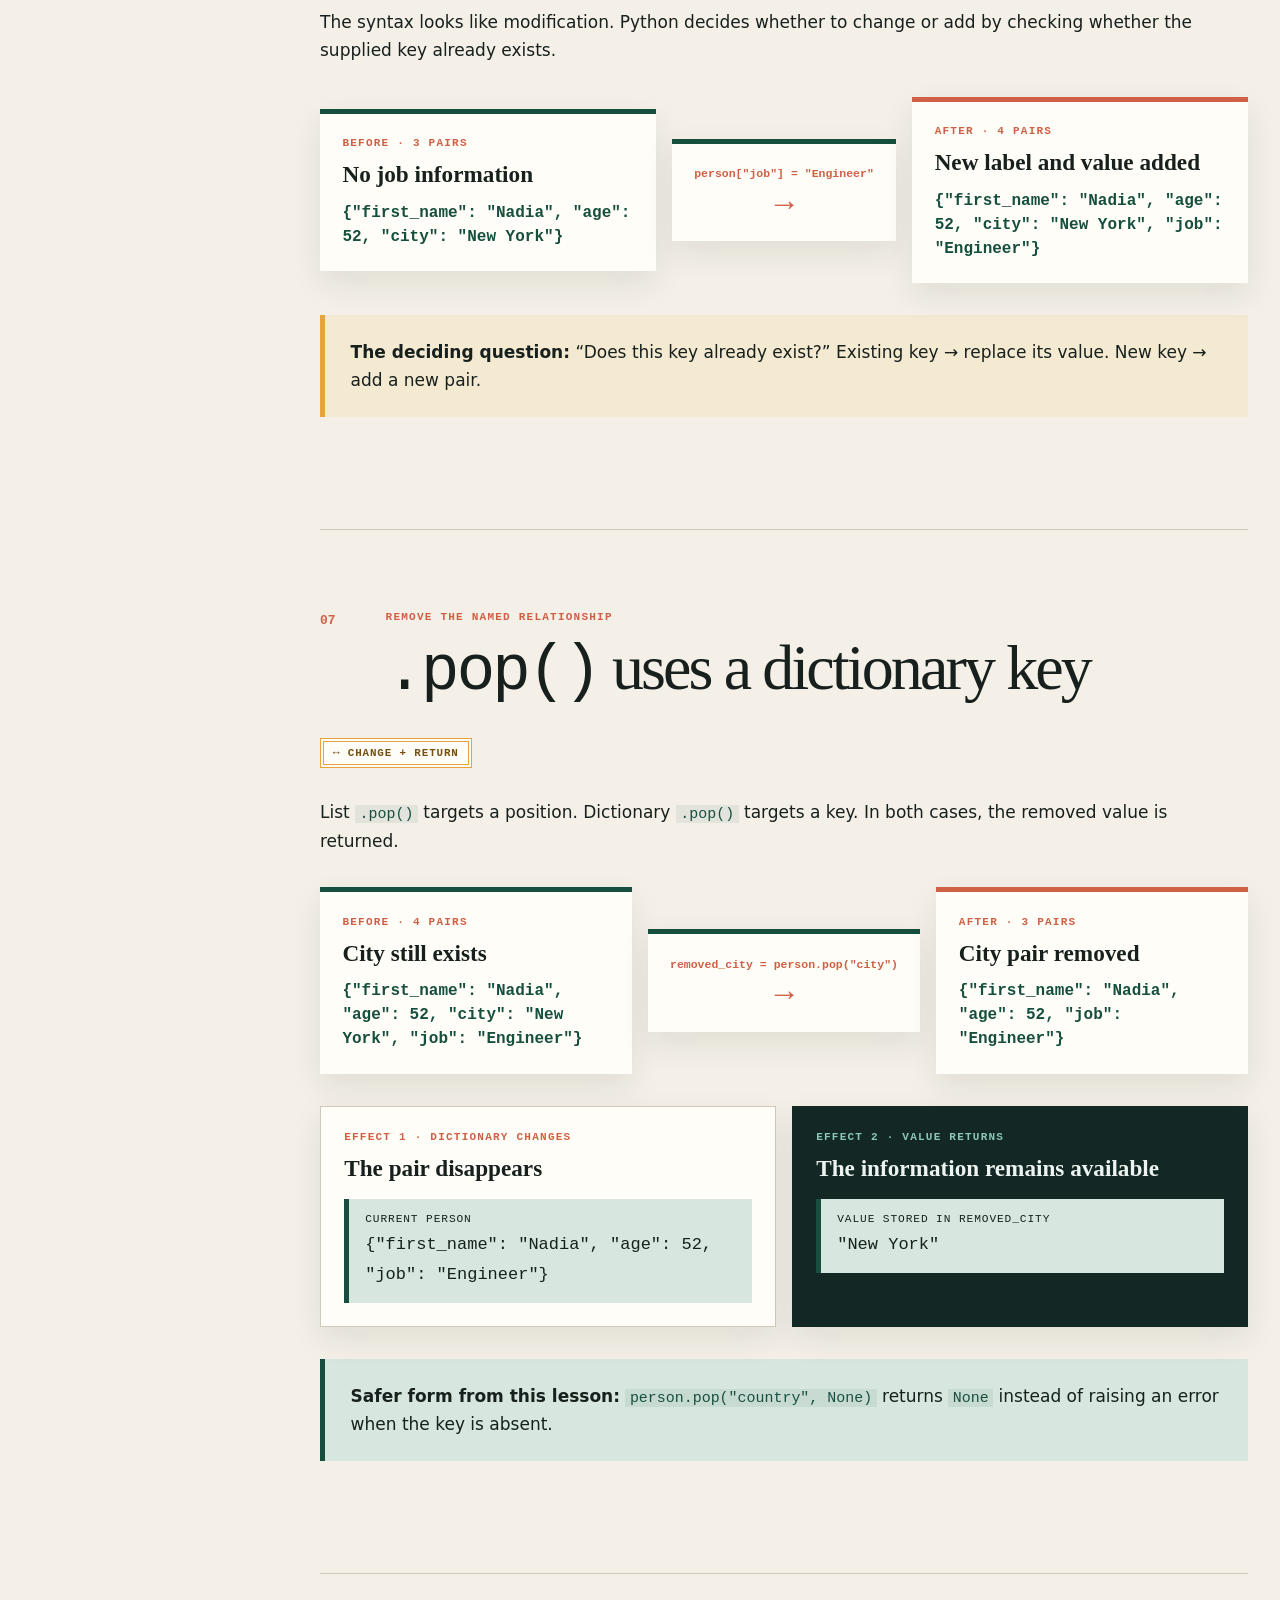
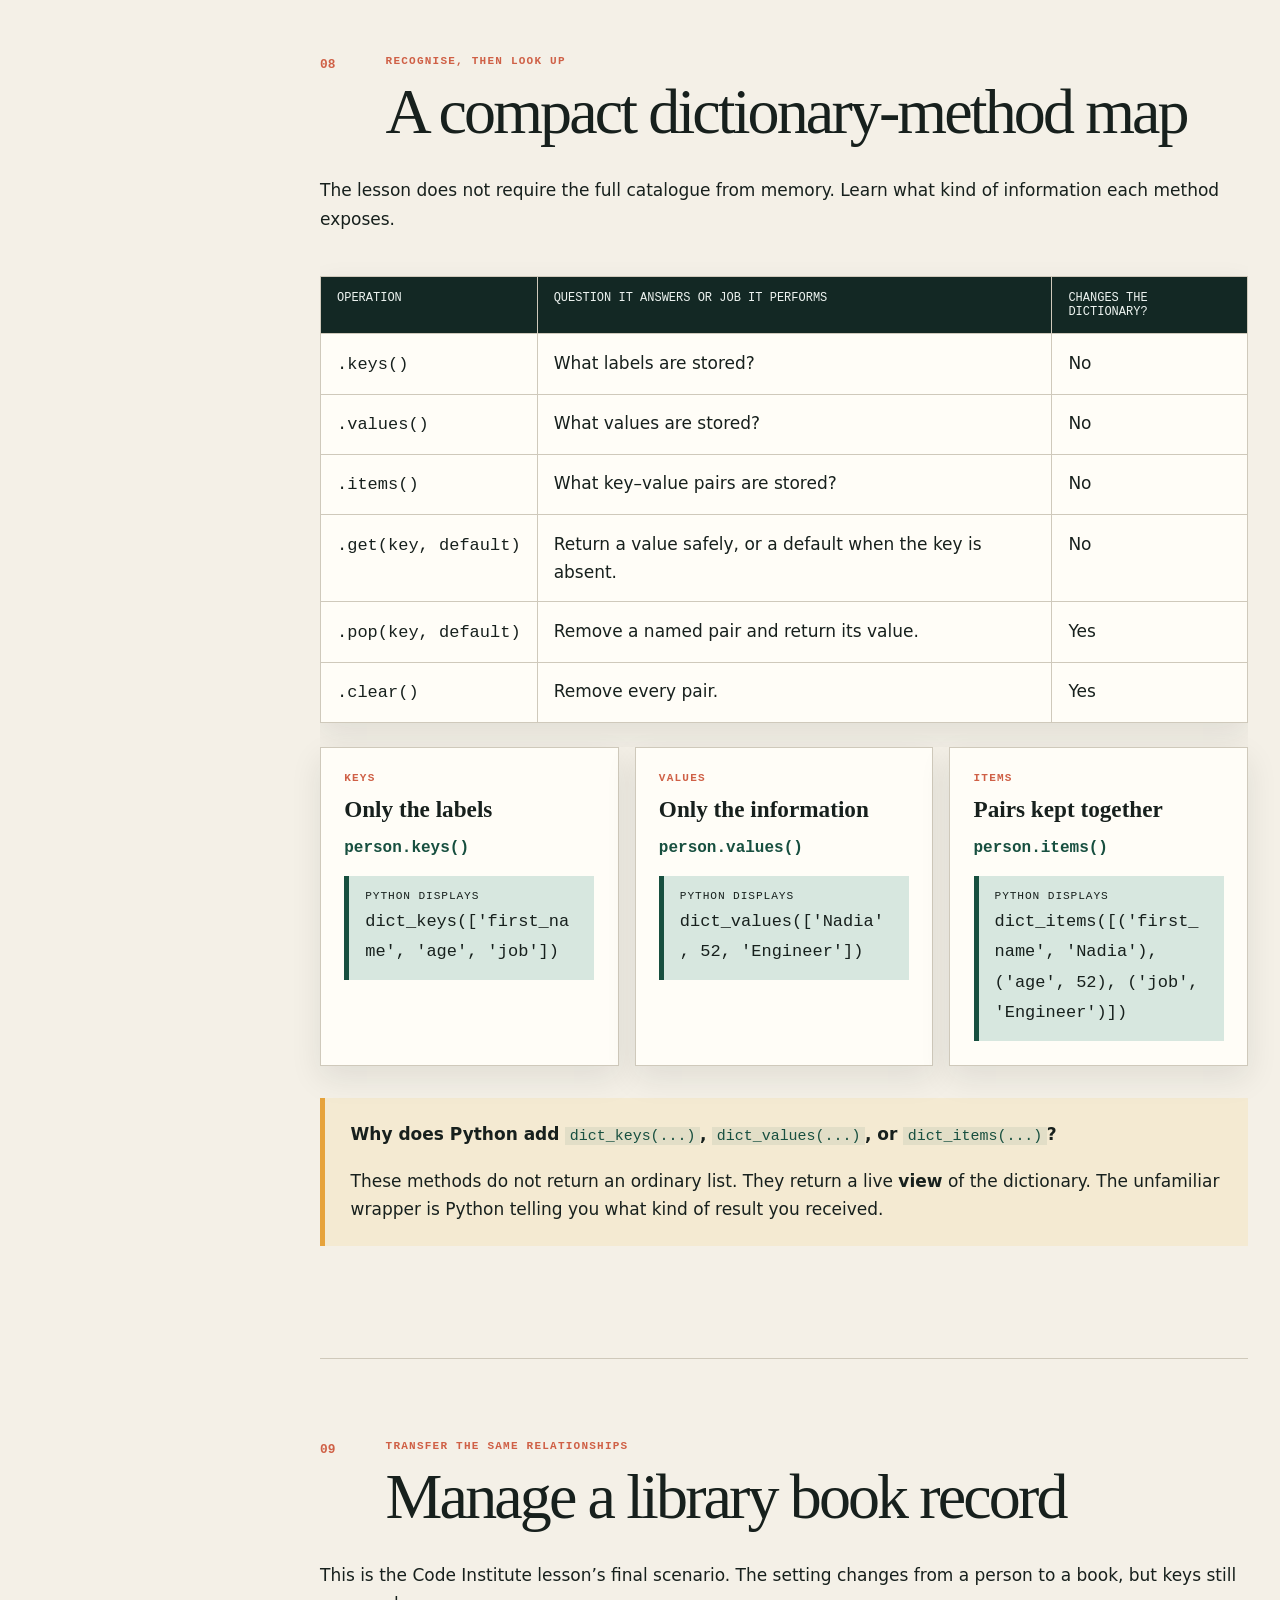
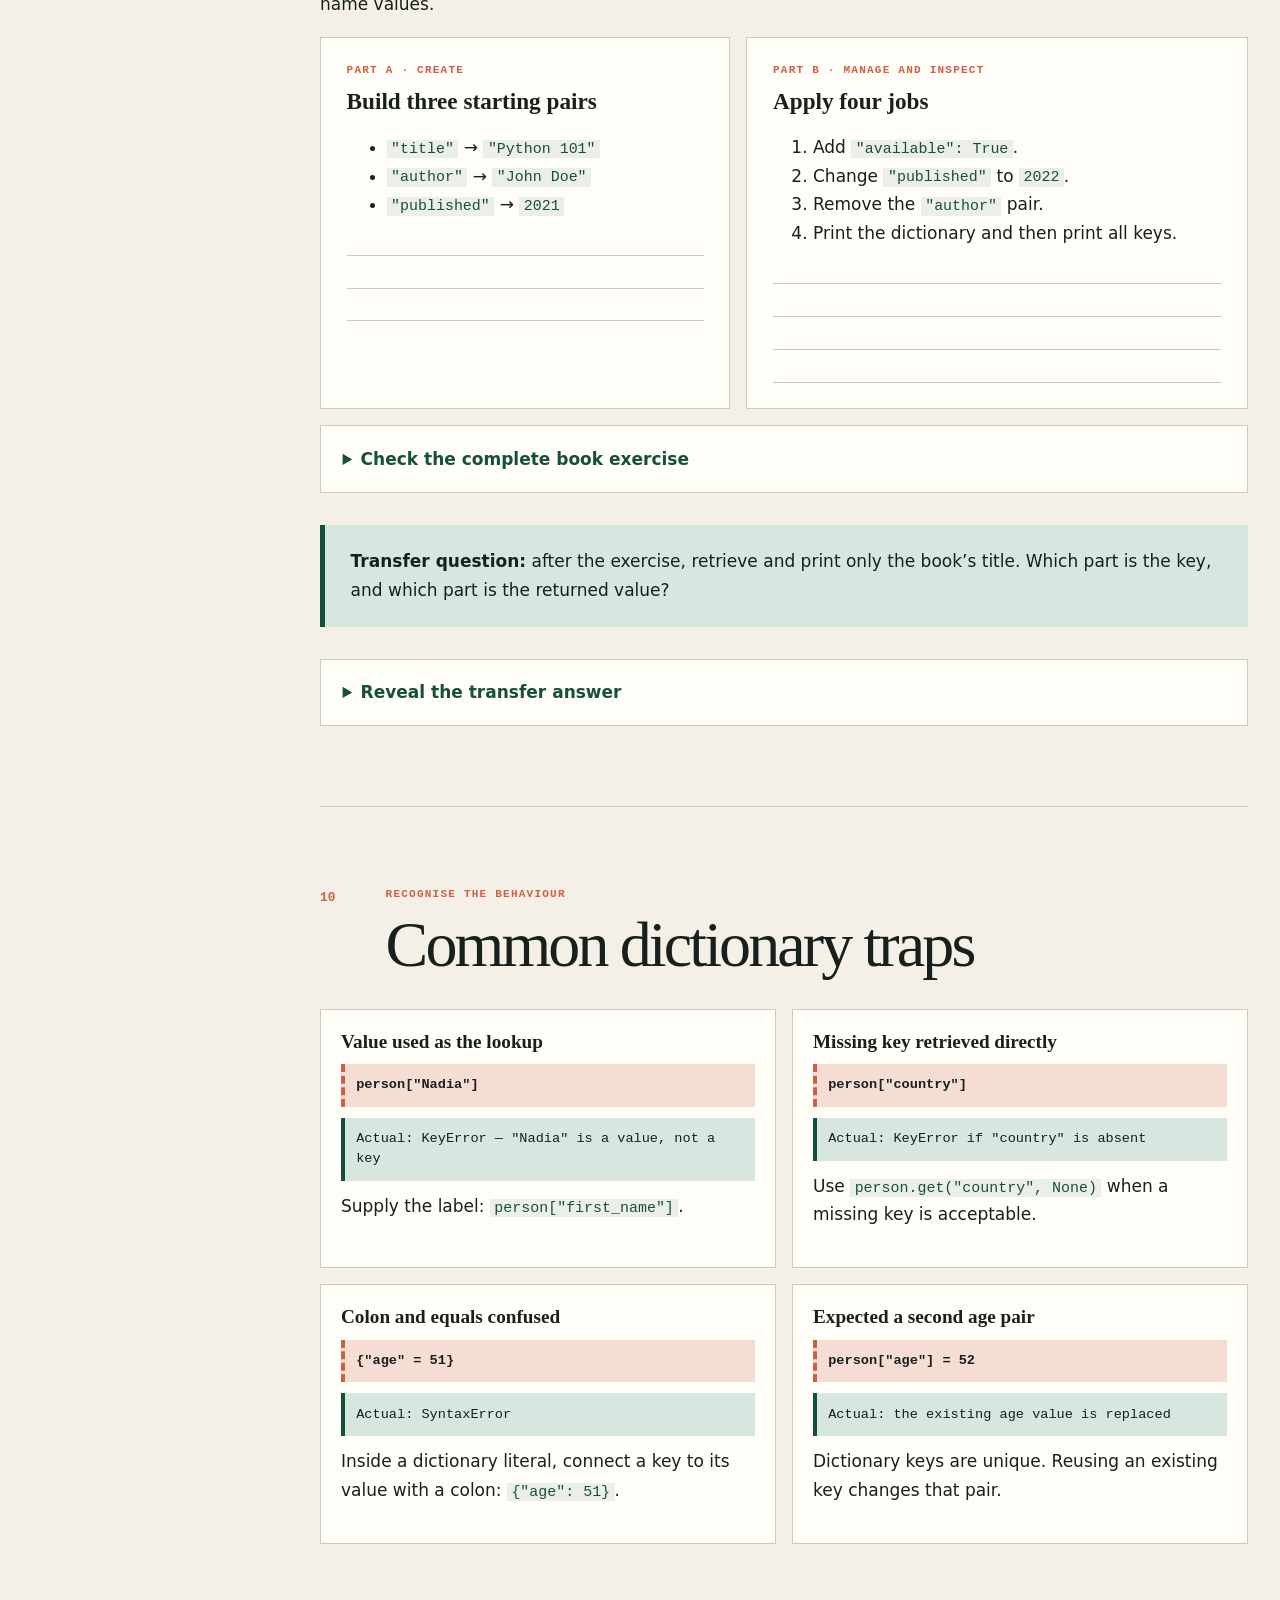
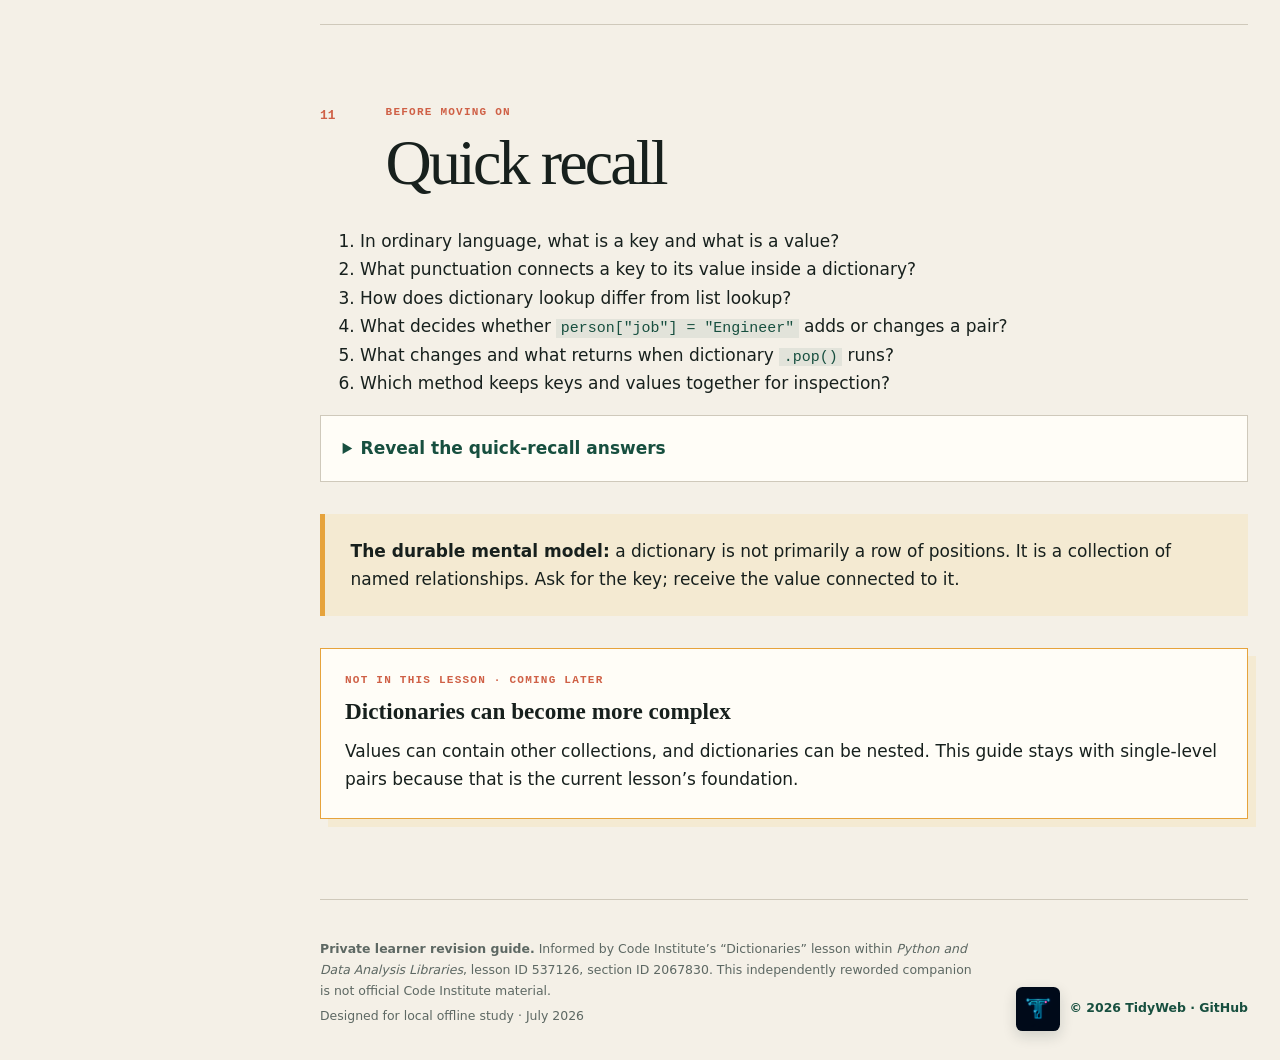
<file: Lists and Tuples/04-dictionaries-visual-guide.html>
<!doctype html>
<html lang="en-GB">
<head>
<meta charset="utf-8">
<meta name="viewport" content="width=device-width,initial-scale=1">
<meta name="description" content="A conceptual and visual beginner guide to Python dictionaries, key-value pairs, retrieval, modification, addition and dictionary methods.">
<title>Python Dictionaries — Keys Name the Information</title>
<link rel="stylesheet" href="../assets/lesson-guide.css">
<style>
.pair-board{display:grid;grid-template-columns:1fr 3rem 1fr;gap:1rem;align-items:stretch;margin:2rem 0}
.pair-part{padding:1.5rem;border:1px solid var(--line);background:var(--panel);box-shadow:var(--shadow)}
.pair-part--key{border-top:6px solid var(--green)}.pair-part--value{border-top:6px solid var(--coral)}
.pair-join{display:grid;place-items:center;color:var(--coral);font:2rem var(--serif)}
.pair-part .big-word{display:block;margin:.7rem 0;color:var(--green);font:700 1.3rem/1.4 var(--mono)}
.pair-part--value .big-word{color:#9a3f2c}
.pair-row{display:grid;grid-template-columns:minmax(8rem,.7fr) 3rem minmax(10rem,1.3fr);gap:0;align-items:stretch;margin:.65rem 0}
.pair-row>*{display:grid;align-items:center;padding:.8rem 1rem;border:1px solid var(--line);background:var(--panel)}
.pair-row .pair-key{border-left:5px solid var(--green);font:700 .9rem var(--mono)}
.pair-row .pair-colon{place-items:center;border-inline:0;color:var(--coral);font:700 1.4rem var(--mono)}
.pair-row .pair-value{border-left:5px solid var(--coral)}
.assignment-sign{display:inline-grid;min-width:2.5rem;margin-inline:.35rem;padding:.12rem .45rem;place-items:center;border:3px solid var(--coral);color:#9a3f2c;background:var(--coral-soft);font:900 1.45rem/1 var(--mono)}
.assignment-breakdown{display:grid;grid-template-columns:1fr auto 1fr;gap:.7rem;align-items:center;margin:1rem 0;text-align:center}
.assignment-breakdown>div{padding:1rem;border:1px solid var(--line);background:var(--panel)}
.assignment-breakdown strong{display:block;margin-bottom:.35rem;color:var(--green);font:.72rem var(--mono);text-transform:uppercase}
.assignment-breakdown .store-word{border:3px solid var(--coral);color:#9a3f2c;background:var(--coral-soft);font:900 .78rem var(--mono);text-transform:uppercase}
@media(max-width:720px){.pair-board,.assignment-breakdown{grid-template-columns:1fr}.pair-join{transform:rotate(90deg)}.pair-row{grid-template-columns:minmax(0,1fr) 2rem minmax(0,1.35fr)}.pair-row>*{padding:.65rem .55rem}.assignment-breakdown .store-word{justify-self:center}}
@media print{.pair-part{box-shadow:none}}
</style>
</head>
<body>
<a class="skip" href="#main">Skip to the guide</a>
<aside class="rail" aria-label="Guide navigation">
  <div class="brand"><a class="brand-mark brand-home" href="../index.html" aria-label="Introduction to Data Structures">{ : }</a><div><p class="eyebrow">Collection · Data Structures</p><p class="brand-name">Lesson 04 · Dictionaries</p></div></div>
  <nav class="section-nav" aria-label="Sections in Lesson 04"><ol>
    <li><a href="#purpose"><span>01</span> Why dictionaries?</a></li>
    <li><a href="#pairs"><span>02</span> Key–value pairs</a></li>
    <li><a href="#punctuation"><span>03</span> Read the structure</a></li>
    <li><a href="#retrieve"><span>04</span> Retrieve by key</a></li>
    <li><a href="#change"><span>05</span> Change a value</a></li>
    <li><a href="#add"><span>06</span> Add a pair</a></li>
    <li><a href="#pop"><span>07</span> Pop by key</a></li>
    <li><a href="#methods"><span>08</span> Method map</a></li>
    <li><a href="#practice"><span>09</span> Library book</a></li>
    <li><a href="#traps"><span>10</span> Common traps</a></li>
    <li><a href="#recall"><span>11</span> Quick recall</a></li>
  </ol></nav>
  <nav class="course-nav" aria-label="Course chapters">
    <p>Course chapters</p>
    <ol>
      <li><a href="../index.html"><span>00</span> Introduction to Data Structures</a></li>
      <li><a href="01-lists-visual-guide.html"><span>01</span> Lists</a></li>
      <li><a href="02-list-slicing-visual-guide.html"><span>02</span> List slicing</a></li>
      <li><a href="03-list-methods-visual-guide.html"><span>03</span> List methods</a></li>
      <li><a href="04-dictionaries-visual-guide.html" aria-current="page"><span>04</span> Dictionaries</a></li>
      <li><a href="05-tuples-visual-guide.html"><span>05</span> Tuples</a></li>
      <li><a href="06-sets-visual-guide.html"><span>06</span> Sets</a></li>
      <li><a href="07-nested-lists-visual-guide.html"><span>07</span> Nested lists</a></li>
      <li><a href="08-nested-dictionaries-visual-guide.html"><span>08</span> Nested dictionaries</a></li>
      <li><a href="09-containment-in-operator-visual-guide.html"><span>09</span> Containment</a></li>
    </ol>
  </nav>
  <div class="rail-note"><p><strong>This page covers dictionaries</strong></p><p>Its foundation is understanding how a key names one stored value.</p></div>
</aside>

<main id="main">
  <header class="hero">
    <div>
      <p class="eyebrow">Python data structures · Visual revision guide</p>
      <h1>Give information<br><em>a useful name.</em></h1>
      <p class="lede">A dictionary stores information as labelled relationships. Each label is a <strong>key</strong>; the information found under that label is its <strong>value</strong>.</p>
    </div>
    <div class="hero-index"><strong>2</strong><span>parts in every pair</span></div>
  </header>

  <section class="lesson" id="purpose">
    <div class="lesson-head"><p class="lesson-no">01</p><div><p class="eyebrow">Start with the problem</p><h2>Why use a dictionary?</h2></div></div>
    <p class="thesis">Some collections make more sense when each piece of information carries a name.</p>
    <div class="two">
      <article class="card"><p class="card-label">A list · position answers the question</p><h3>Which numbered item?</h3><div class="code-block"><code>person_details = [
    <span class="code-string">"Nadia"</span>, <span class="code-num">51</span>, <span class="code-string">"New York"</span>
]</code></div><p>Index <code>0</code> contains <code>"Nadia"</code>, but the number <code>0</code> does not explain what Nadia represents.</p></article>
      <article class="card card--dark"><p class="card-label">A dictionary · key answers the question</p><h3>Which named fact?</h3><div class="code-block"><code>person = {
    <span class="code-string">"first_name"</span>: <span class="code-string">"Nadia"</span>,
    <span class="code-string">"age"</span>: <span class="code-num">51</span>,
    <span class="code-string">"city"</span>: <span class="code-string">"New York"</span>
}</code></div><p>The labels explain the facts: first name, age and city.</p></article>
    </div>
    <div class="callout"><p><strong>The conceptual difference:</strong> a list asks, “Which position?” A dictionary asks, “Which named piece of information?”</p></div>
  </section>

  <section class="lesson" id="pairs">
    <div class="lesson-head"><p class="lesson-no">02</p><div><p class="eyebrow">The foundation for the whole lesson</p><h2>One key points to one value</h2></div></div>
    <p class="thesis">A <strong>key–value pair</strong> is one labelled relationship: the key names the information; the value is the information stored under that name.</p>
    <div class="pair-board">
      <div class="pair-part pair-part--key"><p class="card-label">Key · lookup label</p><h3>What information do I want?</h3><span class="big-word">"first_name"</span><p>This is the name Python uses to find the information.</p></div>
      <div class="pair-join" aria-hidden="true">→</div>
      <div class="pair-part pair-part--value"><p class="card-label">Value · stored information</p><h3>What is stored under that label?</h3><span class="big-word">"Nadia"</span><p>This is the information returned when that key is requested.</p></div>
    </div>
    <div class="callout callout--amber"><p><strong>Say it aloud:</strong> “The key <code>"first_name"</code> points to the value <code>"Nadia"</code>.” Together, those two connected parts are one pair.</p></div>
    <div aria-label="Three key-value pairs in the person dictionary">
      <div class="pair-row"><div class="pair-key">key: "first_name"</div><div class="pair-colon">:</div><div class="pair-value">value: "Nadia"</div></div>
      <div class="pair-row"><div class="pair-key">key: "age"</div><div class="pair-colon">:</div><div class="pair-value">value: 51</div></div>
      <div class="pair-row"><div class="pair-key">key: "city"</div><div class="pair-colon">:</div><div class="pair-value">value: "New York"</div></div>
    </div>
    <div class="callout"><p><strong>Important:</strong> the key and value are not interchangeable. You supply the key to look up its associated value.</p></div>
  </section>

  <section class="lesson" id="punctuation">
    <div class="lesson-head"><p class="lesson-no">03</p><div><p class="eyebrow">Translate the punctuation</p><h2>Curly brackets hold labelled pairs</h2></div></div>
    <div class="code-block"><code>person = {
    <span class="code-string">"first_name"</span>: <span class="code-string">"Nadia"</span>,
    <span class="code-string">"age"</span>: <span class="code-num">51</span>,
    <span class="code-string">"city"</span>: <span class="code-string">"New York"</span>
}</code></div>
    <ul class="checklist">
      <li><span>{ }</span><p><strong>Curly brackets define the dictionary.</strong><br>Everything between them belongs to this one dictionary.</p></li>
      <li><span>:</span><p><strong>A colon connects one key to its value.</strong><br>Read it as “points to” or “stores.”</p></li>
      <li><span>,</span><p><strong>A comma separates one pair from the next.</strong><br>It ends the current pair before another begins.</p></li>
      <li><span>" "</span><p><strong>Quotation marks define text.</strong><br>The integer <code>51</code> needs no quotation marks.</p></li>
    </ul>
    <div class="callout"><p><strong>One dictionary, three pairs:</strong> <code>person</code> is the whole collection. <code>"age": 51</code> is one relationship inside it.</p></div>
  </section>

  <section class="lesson" id="retrieve">
    <div class="lesson-head"><p class="lesson-no">04</p><div><p class="eyebrow">Supply the label</p><h2>Retrieve a value by its key</h2></div></div>
    <p><span class="mode-tag">Retrieve · dictionary unchanged</span></p>
    <div class="versus">
      <article><p class="card-label">List lookup</p><h3>Supply a numbered index</h3><code class="syntax">student_names[1]</code><div class="output"><strong>Returns</strong><code>"Mei"</code></div></article>
      <article><p class="card-label">Dictionary lookup</p><h3>Supply a named key</h3><code class="syntax">person["first_name"]</code><div class="output"><strong>Returns</strong><code>"Nadia"</code></div></article>
    </div>
    <div class="code-block"><code>print(person[<span class="code-string">"first_name"</span>])</code></div>
    <div class="output"><strong>Printed output</strong><code>Nadia</code></div>
    <div class="callout callout--amber"><p><strong>The square brackets do not make this a list.</strong> The dictionary already exists. Here, the brackets mean “look inside <code>person</code> using this key.”</p></div>
  </section>

  <section class="lesson" id="change">
    <div class="lesson-head"><p class="lesson-no">05</p><div><p class="eyebrow">Use an existing key</p><h2>Change the value under a label</h2></div></div>
    <p><span class="mode-tag mode-tag--change">Change an existing pair</span></p>
    <p>When the key already exists, assignment replaces its associated value. The key stays the same.</p>
    <div class="operation operation--labelled">
      <div><p class="card-label">Before · age pair</p><h3>The key points to 51</h3><code class="syntax">"age": 51</code></div>
      <div class="operation-label"><code>person["age"] = 52</code></div>
      <div><p class="card-label">After · age pair</p><h3>The same key points to 52</h3><code class="syntax">"age": 52</code></div>
    </div>
    <div class="state-line"><p><strong>Current dictionary:</strong> <code>{"first_name": "Nadia", "age": 52, "city": "New York"}</code></p></div>
    <div class="versus">
      <article>
        <span class="mode-tag">Look up · no equals sign</span>
        <h3>Ask for the current value</h3>
        <code class="syntax">person["age"]</code>
        <div class="output"><strong>Python returns</strong><code>52</code></div>
        <p>This line ends after the closing square bracket. It asks a question but stores nothing.</p>
      </article>
      <article>
        <span class="mode-tag mode-tag--change">Store or replace · has equals sign</span>
        <h3>Put a value under the key</h3>
        <code class="syntax">person["age"] <span class="assignment-sign" aria-label="equals sign">=</span> 52</code>
        <p>The boxed <code>=</code> is the <strong>assignment sign</strong>. Here it means “store the value on the right in the location named on the left.”</p>
      </article>
    </div>
    <div class="assignment-breakdown" aria-label="Assignment read from left to right">
      <div><strong>Location</strong><code>person["age"]</code></div>
      <div class="store-word">→ store →</div>
      <div><strong>New value</strong><code>52</code></div>
    </div>
    <div class="callout"><p><strong>Read the changed line from left to right:</strong> go to the <code>"age"</code> key inside <code>person</code>, then give that location the value <code>52</code>.</p></div>
    <div class="future-note">
      <h3>One more fact: how the line runs</h3>
      <p>Your left-to-right reading is still the right way to understand what this line is for: go to the key on the left and give it the value on the right. When Python runs the line, it adds one more step: it first works out the value on the right, then stores that result under the label on the left. This matters when the right side is a calculation instead of a plain value.</p>
      <div class="code-block"><code>person[<span class="code-string">"age"</span>] = person[<span class="code-string">"age"</span>] + <span class="code-num">1</span></code></div>
      <div class="output"><strong>Right side works out to</strong><code><span class="code-num">53</span></code><strong>Resulting dictionary</strong><code>{"first_name": "Nadia", "age": <span class="code-num">53</span>, "city": "New York"}</code></div>
    </div>
  </section>

  <section class="lesson" id="add">
    <div class="lesson-head"><p class="lesson-no">06</p><div><p class="eyebrow">Use a key that does not exist yet</p><h2>Add a new key–value pair</h2></div></div>
    <p><span class="mode-tag mode-tag--change">Change · add one pair</span></p>
    <p>The syntax looks like modification. Python decides whether to change or add by checking whether the supplied key already exists.</p>
    <div class="operation operation--labelled">
      <div><p class="card-label">Before · 3 pairs</p><h3>No job information</h3><code class="syntax">{"first_name": "Nadia", "age": 52, "city": "New York"}</code></div>
      <div class="operation-label"><code>person["job"] = "Engineer"</code></div>
      <div><p class="card-label">After · 4 pairs</p><h3>New label and value added</h3><code class="syntax">{"first_name": "Nadia", "age": 52, "city": "New York", "job": "Engineer"}</code></div>
    </div>
    <div class="callout callout--amber"><p><strong>The deciding question:</strong> “Does this key already exist?” Existing key → replace its value. New key → add a new pair.</p></div>
  </section>

  <section class="lesson" id="pop">
    <div class="lesson-head"><p class="lesson-no">07</p><div><p class="eyebrow">Remove the named relationship</p><h2><code>.pop()</code> uses a dictionary key</h2></div></div>
    <p><span class="mode-tag mode-tag--both">Change + return</span></p>
    <p>List <code>.pop()</code> targets a position. Dictionary <code>.pop()</code> targets a key. In both cases, the removed value is returned.</p>
    <div class="operation operation--labelled">
      <div><p class="card-label">Before · 4 pairs</p><h3>City still exists</h3><code class="syntax">{"first_name": "Nadia", "age": 52, "city": "New York", "job": "Engineer"}</code></div>
      <div class="operation-label"><code>removed_city = person.pop("city")</code></div>
      <div><p class="card-label">After · 3 pairs</p><h3>City pair removed</h3><code class="syntax">{"first_name": "Nadia", "age": 52, "job": "Engineer"}</code></div>
    </div>
    <div class="two">
      <article class="card"><p class="card-label">Effect 1 · dictionary changes</p><h3>The pair disappears</h3><div class="output"><strong>Current person</strong><code>{"first_name": "Nadia", "age": 52, "job": "Engineer"}</code></div></article>
      <article class="card card--dark"><p class="card-label">Effect 2 · value returns</p><h3>The information remains available</h3><div class="output"><strong>Value stored in removed_city</strong><code>"New York"</code></div></article>
    </div>
    <div class="callout"><p><strong>Safer form from this lesson:</strong> <code>person.pop("country", None)</code> returns <code>None</code> instead of raising an error when the key is absent.</p></div>
  </section>

  <section class="lesson" id="methods">
    <div class="lesson-head"><p class="lesson-no">08</p><div><p class="eyebrow">Recognise, then look up</p><h2>A compact dictionary-method map</h2></div></div>
    <p>The lesson does not require the full catalogue from memory. Learn what kind of information each method exposes.</p>
    <div class="catalogue-wrap">
      <table class="catalogue">
        <thead><tr><th>Operation</th><th>Question it answers or job it performs</th><th>Changes the dictionary?</th></tr></thead>
        <tbody>
          <tr><td><code>.keys()</code></td><td>What labels are stored?</td><td>No</td></tr>
          <tr><td><code>.values()</code></td><td>What values are stored?</td><td>No</td></tr>
          <tr><td><code>.items()</code></td><td>What key–value pairs are stored?</td><td>No</td></tr>
          <tr><td><code>.get(key, default)</code></td><td>Return a value safely, or a default when the key is absent.</td><td>No</td></tr>
          <tr><td><code>.pop(key, default)</code></td><td>Remove a named pair and return its value.</td><td>Yes</td></tr>
          <tr><td><code>.clear()</code></td><td>Remove every pair.</td><td>Yes</td></tr>
        </tbody>
      </table>
    </div>
    <div class="three">
      <article class="card"><p class="card-label">Keys</p><h3>Only the labels</h3><code class="syntax">person.keys()</code><div class="output"><strong>Python displays</strong><code>dict_keys(['first_name', 'age', 'job'])</code></div></article>
      <article class="card"><p class="card-label">Values</p><h3>Only the information</h3><code class="syntax">person.values()</code><div class="output"><strong>Python displays</strong><code>dict_values(['Nadia', 52, 'Engineer'])</code></div></article>
      <article class="card"><p class="card-label">Items</p><h3>Pairs kept together</h3><code class="syntax">person.items()</code><div class="output"><strong>Python displays</strong><code>dict_items([('first_name', 'Nadia'), ('age', 52), ('job', 'Engineer')])</code></div></article>
    </div>
    <div class="callout callout--amber">
      <p><strong>Why does Python add <code>dict_keys(...)</code>, <code>dict_values(...)</code>, or <code>dict_items(...)</code>?</strong></p>
      <p>These methods do not return an ordinary list. They return a live <strong>view</strong> of the dictionary. The unfamiliar wrapper is Python telling you what kind of result you received.</p>
    </div>
  </section>

  <section class="lesson" id="practice">
    <div class="lesson-head"><p class="lesson-no">09</p><div><p class="eyebrow">Transfer the same relationships</p><h2>Manage a library book record</h2></div></div>
    <p>This is the Code Institute lesson’s final scenario. The setting changes from a person to a book, but keys still name values.</p>
    <div class="practice">
      <div><p class="card-label">Part A · create</p><h3>Build three starting pairs</h3><ul><li><code>"title"</code> → <code>"Python 101"</code></li><li><code>"author"</code> → <code>"John Doe"</code></li><li><code>"published"</code> → <code>2021</code></li></ul><div class="answer-lines"><span></span><span></span><span></span></div></div>
      <div><p class="card-label">Part B · manage and inspect</p><h3>Apply four jobs</h3><ol><li>Add <code>"available": True</code>.</li><li>Change <code>"published"</code> to <code>2022</code>.</li><li>Remove the <code>"author"</code> pair.</li><li>Print the dictionary and then print all keys.</li></ol><div class="answer-lines"><span></span><span></span><span></span><span></span></div></div>
    </div>
    <details class="answer-check">
      <summary>Check the complete book exercise</summary>
      <div>
        <div class="code-block"><code>book = {
    <span class="code-string">"title"</span>: <span class="code-string">"Python 101"</span>,
    <span class="code-string">"author"</span>: <span class="code-string">"John Doe"</span>,
    <span class="code-string">"published"</span>: <span class="code-num">2021</span>
}

book[<span class="code-string">"available"</span>] = <span class="code-bool">True</span>
book[<span class="code-string">"published"</span>] = <span class="code-num">2022</span>
book.pop(<span class="code-string">"author"</span>)

print(book)
print(book.keys())</code></div>
        <div class="output"><strong>Printed output</strong><code>{'title': 'Python 101', 'published': 2022, 'available': True}<br>dict_keys(['title', 'published', 'available'])</code></div>
      </div>
    </details>
    <div class="callout"><p><strong>Transfer question:</strong> after the exercise, retrieve and print only the book’s title. Which part is the key, and which part is the returned value?</p></div>
    <details class="answer-check">
      <summary>Reveal the transfer answer</summary>
      <div><div class="code-block"><code>print(book[<span class="code-string">"title"</span>])</code></div><div class="output"><strong>Printed output</strong><code>Python 101</code></div><p><code>"title"</code> is the key supplied for lookup. <code>"Python 101"</code> is its associated value.</p></div>
    </details>
  </section>

  <section class="lesson" id="traps">
    <div class="lesson-head"><p class="lesson-no">10</p><div><p class="eyebrow">Recognise the behaviour</p><h2>Common dictionary traps</h2></div></div>
    <div class="diagnostic-grid">
      <article class="diagnostic"><h3>Value used as the lookup</h3><span class="wrong">person["Nadia"]</span><span class="actual">Actual: KeyError — "Nadia" is a value, not a key</span><p>Supply the label: <code>person["first_name"]</code>.</p></article>
      <article class="diagnostic"><h3>Missing key retrieved directly</h3><span class="wrong">person["country"]</span><span class="actual">Actual: KeyError if "country" is absent</span><p>Use <code>person.get("country", None)</code> when a missing key is acceptable.</p></article>
      <article class="diagnostic"><h3>Colon and equals confused</h3><span class="wrong">{"age" = 51}</span><span class="actual">Actual: SyntaxError</span><p>Inside a dictionary literal, connect a key to its value with a colon: <code>{"age": 51}</code>.</p></article>
      <article class="diagnostic"><h3>Expected a second age pair</h3><span class="wrong">person["age"] = 52</span><span class="actual">Actual: the existing age value is replaced</span><p>Dictionary keys are unique. Reusing an existing key changes that pair.</p></article>
    </div>
  </section>

  <section class="lesson" id="recall">
    <div class="lesson-head"><p class="lesson-no">11</p><div><p class="eyebrow">Before moving on</p><h2>Quick recall</h2></div></div>
    <ol>
      <li>In ordinary language, what is a key and what is a value?</li>
      <li>What punctuation connects a key to its value inside a dictionary?</li>
      <li>How does dictionary lookup differ from list lookup?</li>
      <li>What decides whether <code>person["job"] = "Engineer"</code> adds or changes a pair?</li>
      <li>What changes and what returns when dictionary <code>.pop()</code> runs?</li>
      <li>Which method keeps keys and values together for inspection?</li>
    </ol>
    <details class="answer-check">
      <summary>Reveal the quick-recall answers</summary>
      <div><ol>
        <li>A key is a lookup label; a value is the information stored under that label. Together they form one pair.</li>
        <li>A colon connects each key to its value.</li>
        <li>A list uses a numbered index; a dictionary uses a named key.</li>
        <li>If the key exists, its value changes. If the key is new, Python adds a new pair.</li>
        <li>The named pair is removed from the dictionary and its value is returned.</li>
        <li><code>.items()</code> exposes the dictionary’s key–value pairs.</li>
      </ol></div>
    </details>
    <div class="callout callout--amber"><p><strong>The durable mental model:</strong> a dictionary is not primarily a row of positions. It is a collection of named relationships. Ask for the key; receive the value connected to it.</p></div>
    <div class="future-note"><p class="card-label">Not in this lesson · coming later</p><h3>Dictionaries can become more complex</h3><p>Values can contain other collections, and dictionaries can be nested. This guide stays with single-level pairs because that is the current lesson’s foundation.</p></div>
  </section>

  <footer>
    <div><p><strong>Private learner revision guide.</strong> Informed by Code Institute’s “Dictionaries” lesson within <em>Python and Data Analysis Libraries</em>, lesson ID 537126, section ID 2067830. This independently reworded companion is not official Code Institute material.</p><p>Designed for local offline study · July 2026</p></div>
    <a class="tidy" href="https://github.com/TidyWeb/" target="_blank" rel="noopener"><img src="../assets/tidyweb_logo.png" alt="TidyWeb logo" width="44" height="44"><span>© 2026 TidyWeb · GitHub</span></a>
  </footer>
</main>
</body>
</html>
</file>
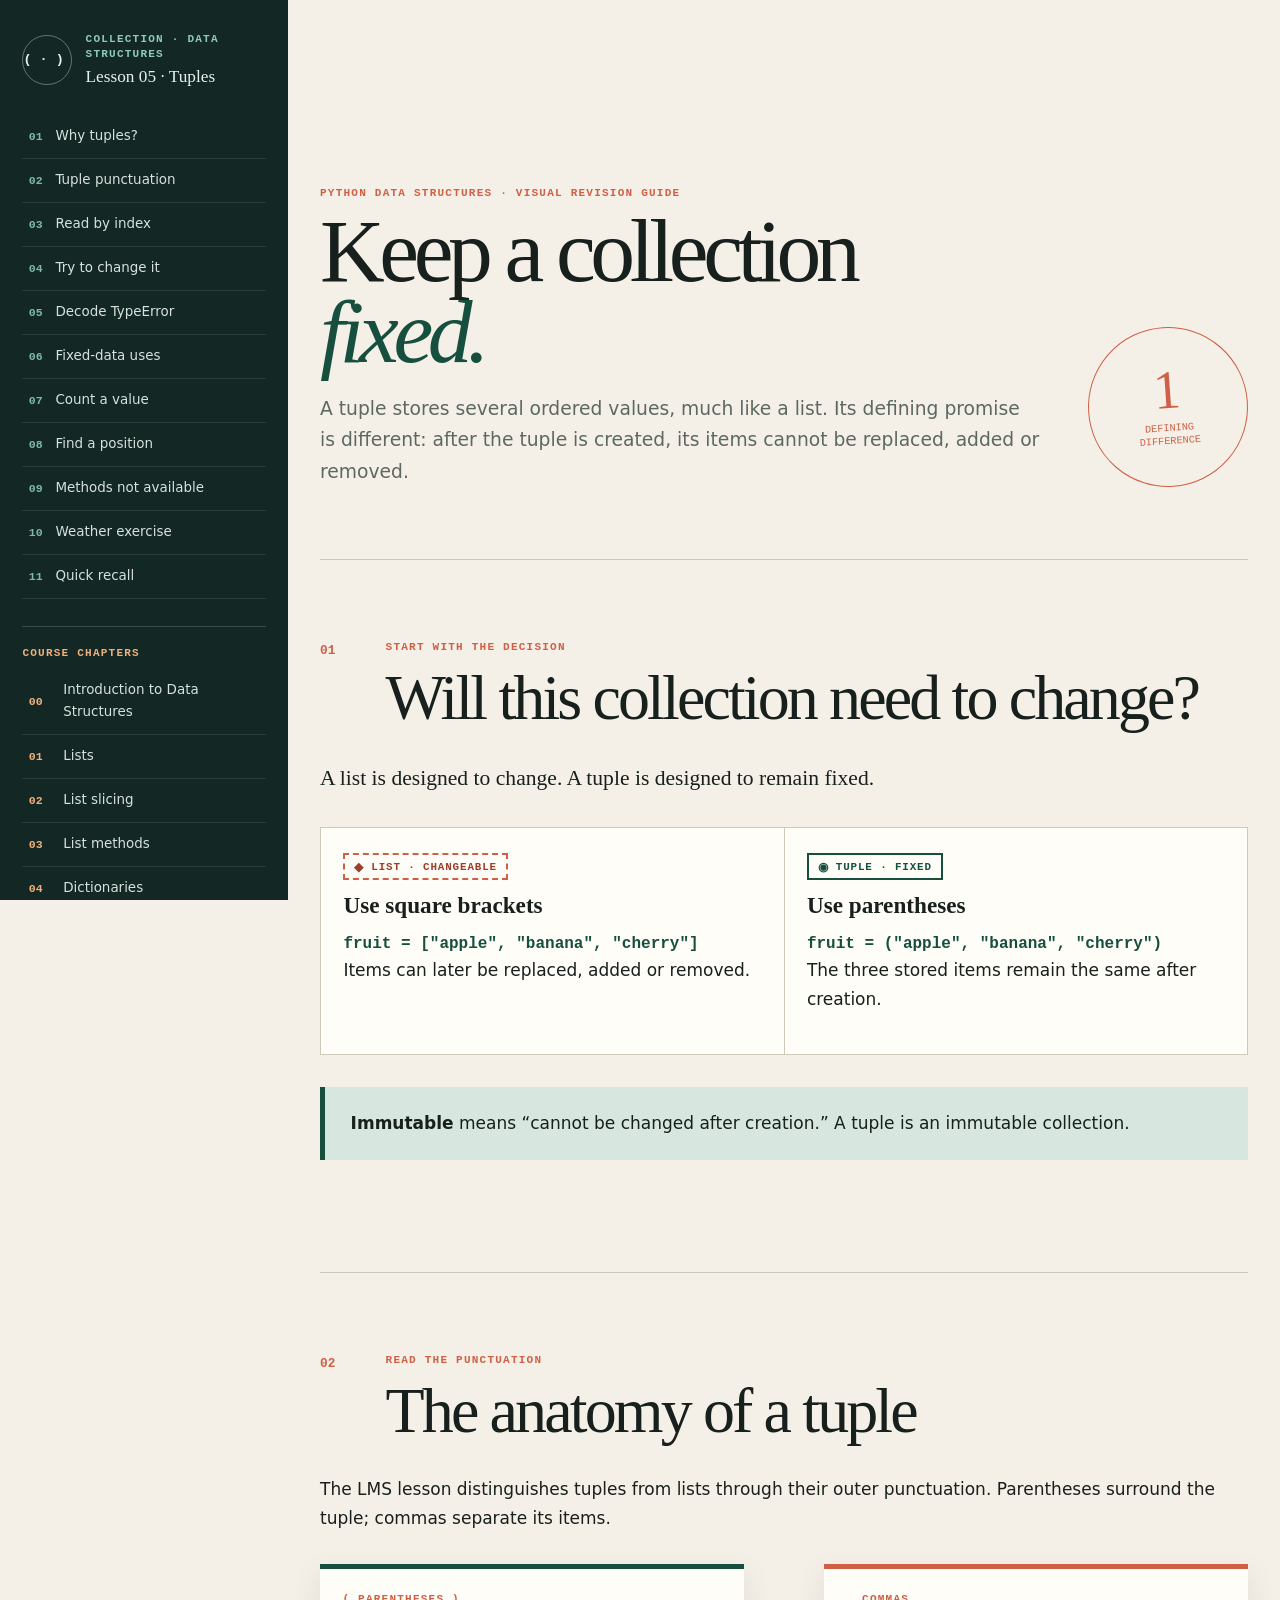
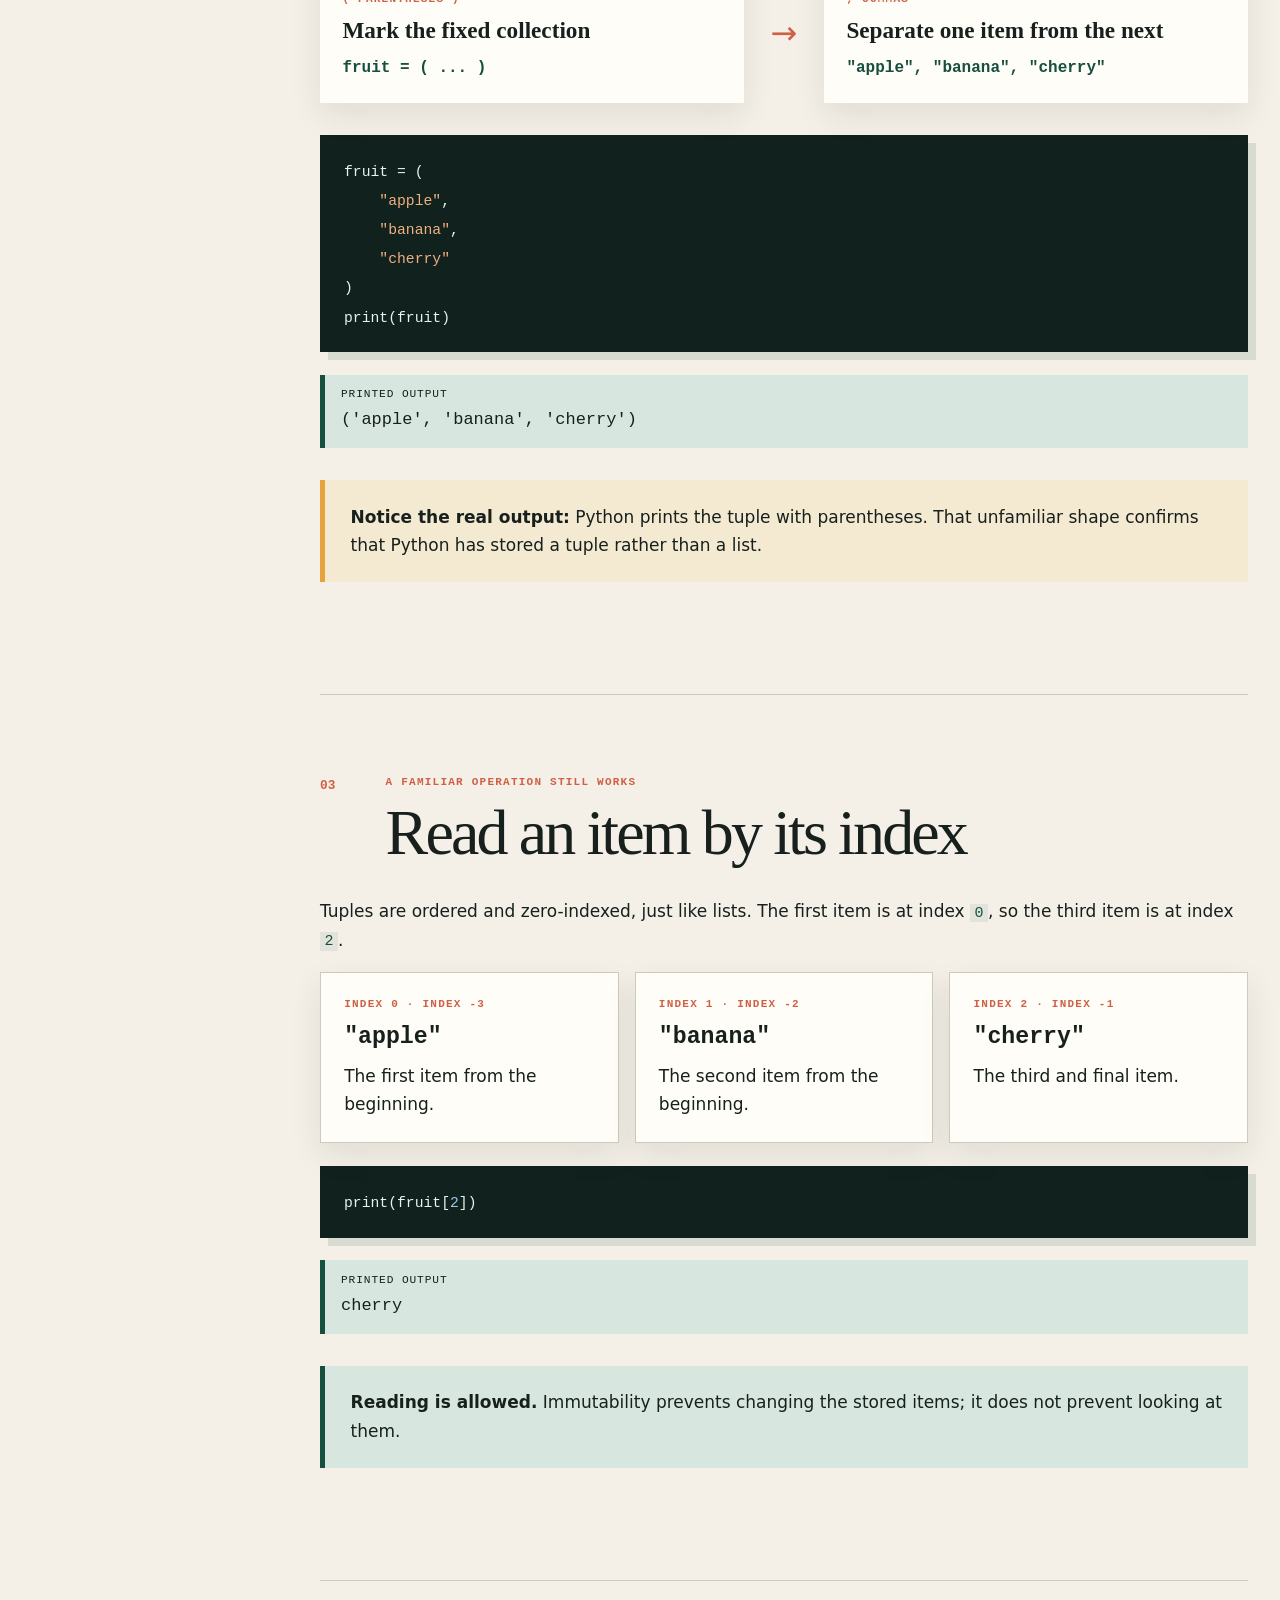
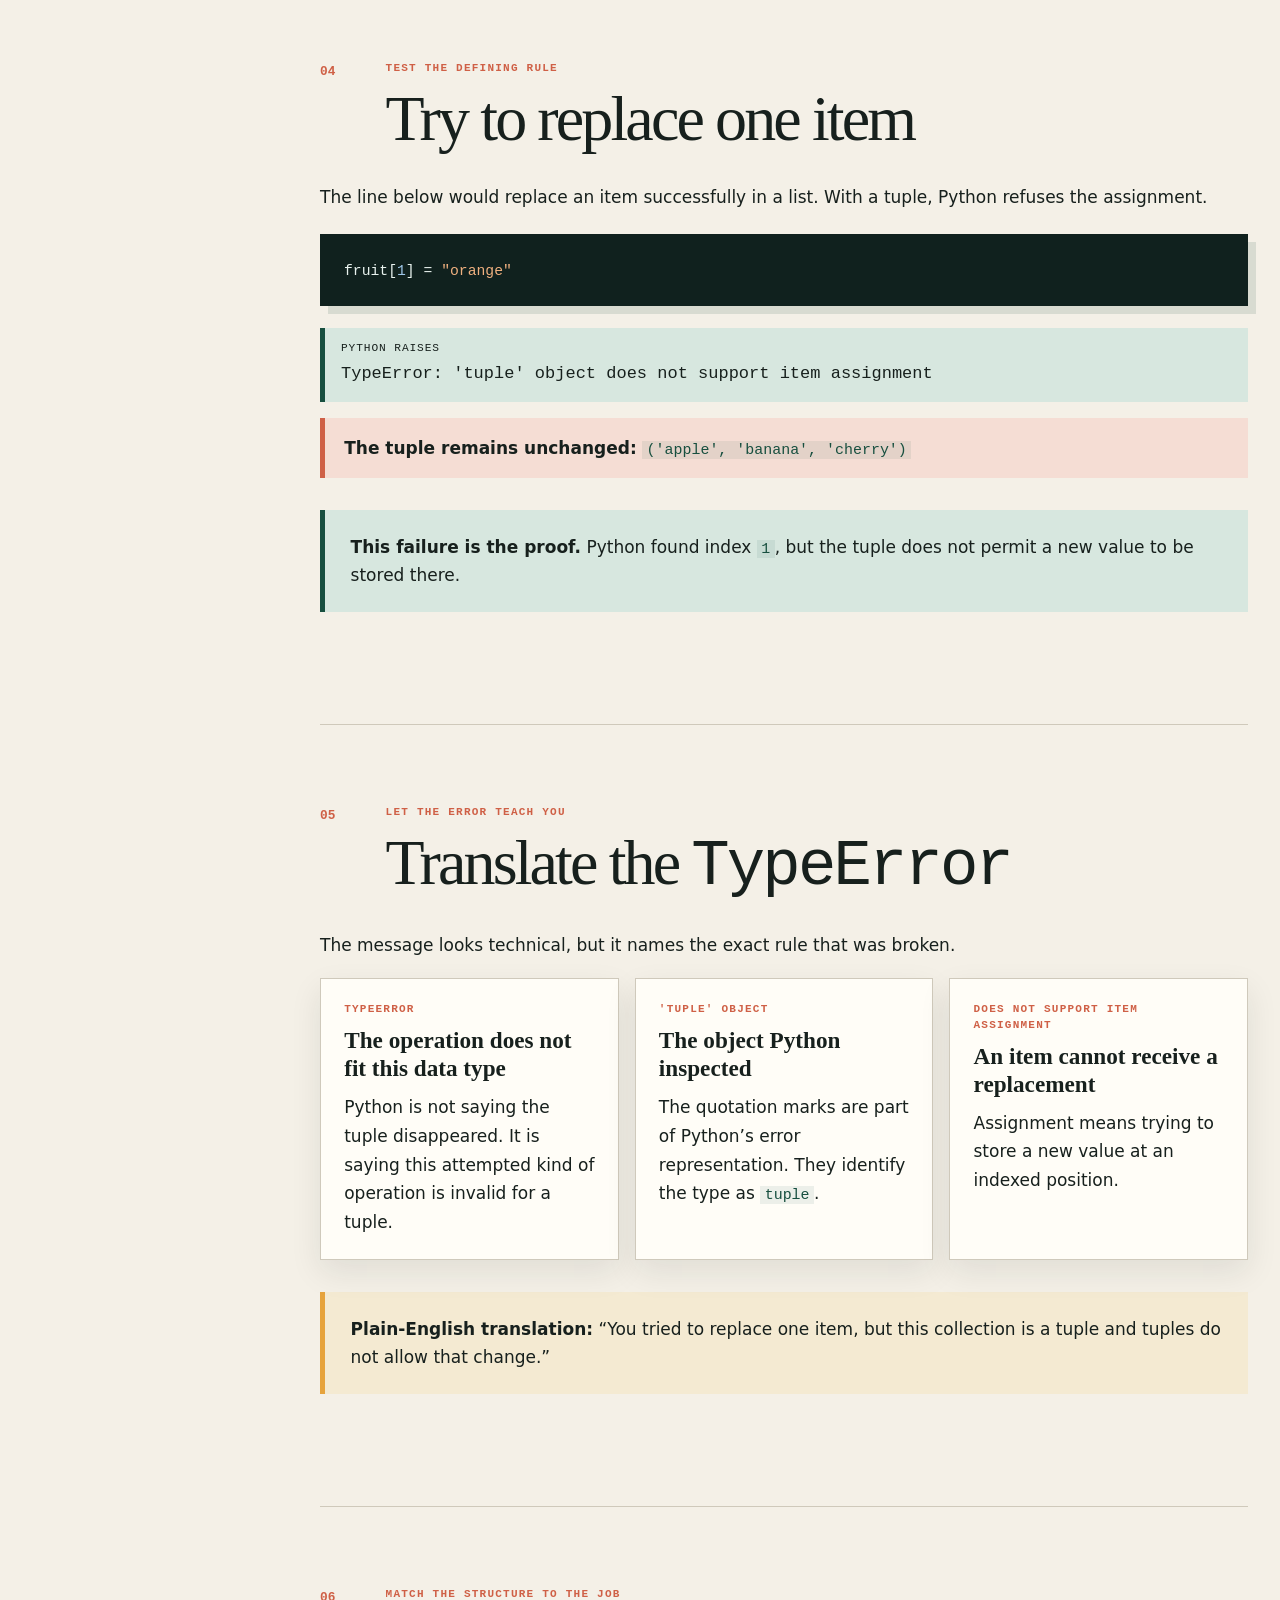
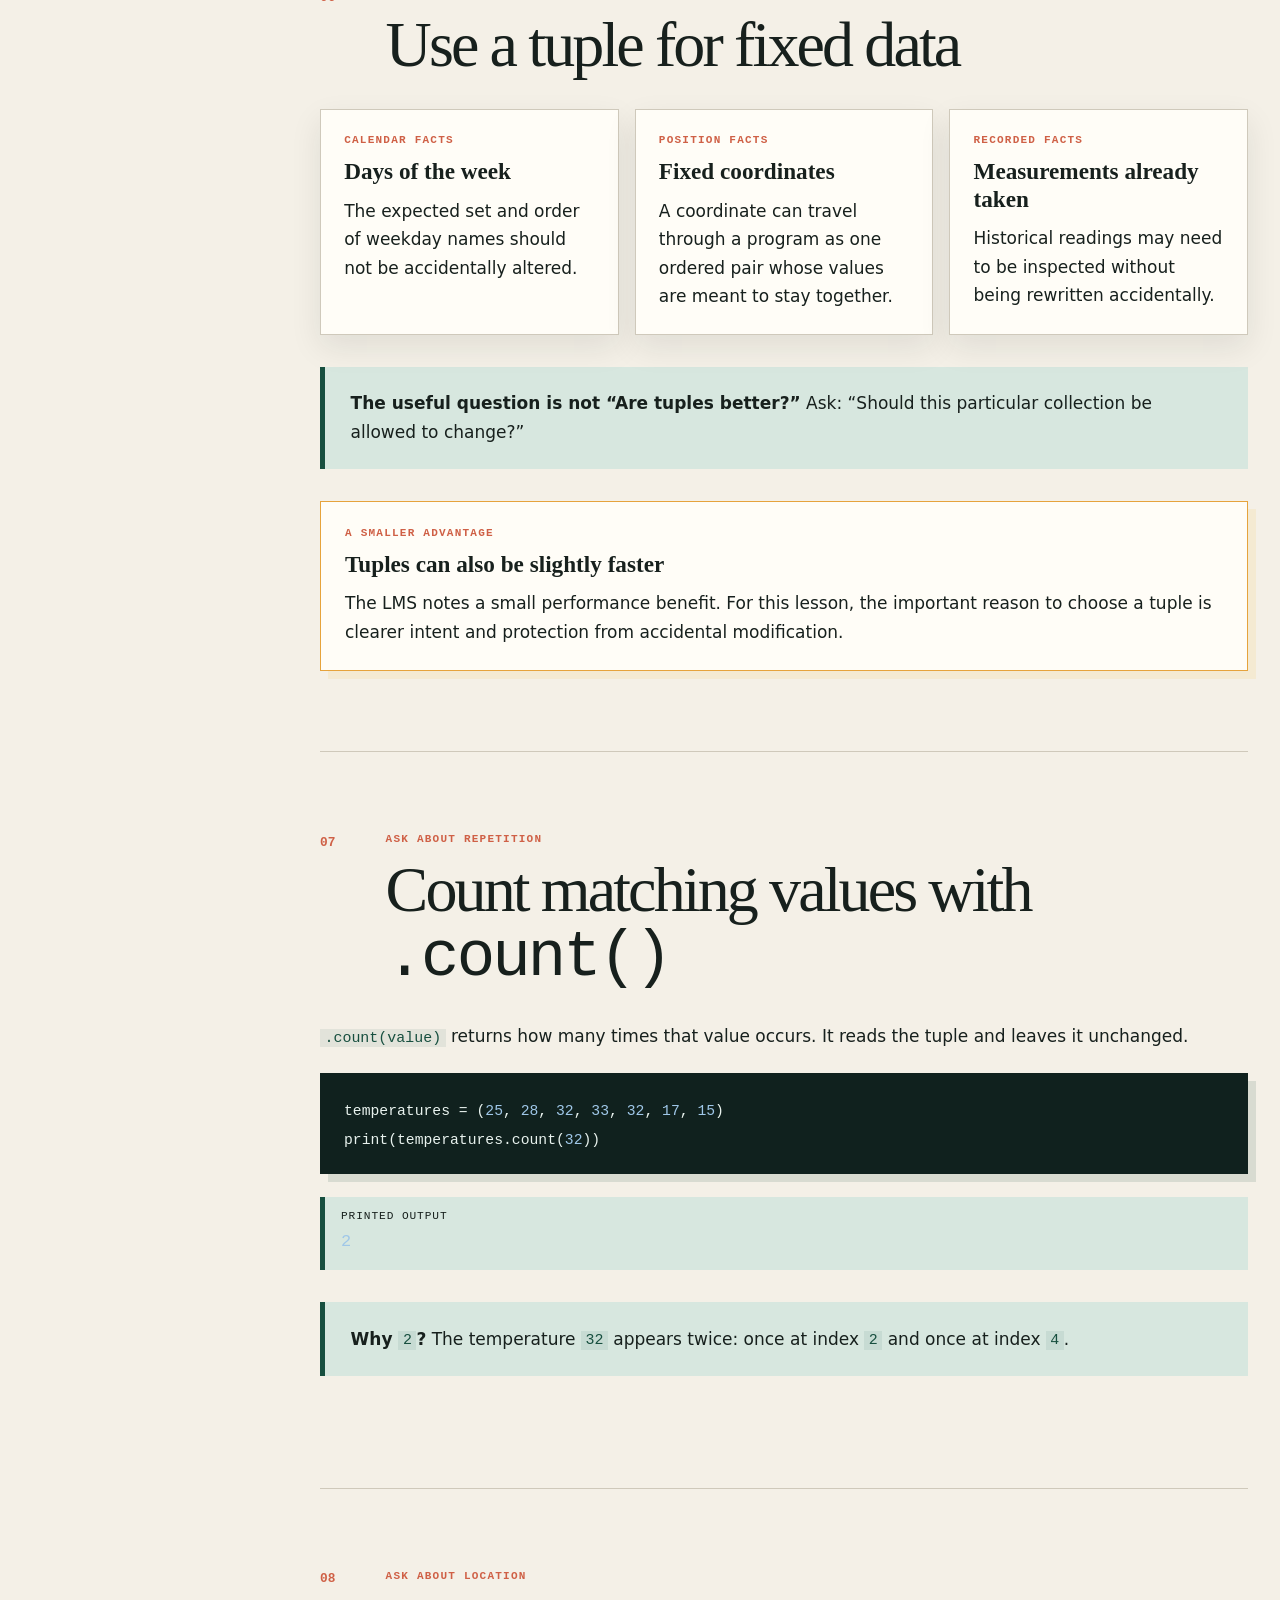
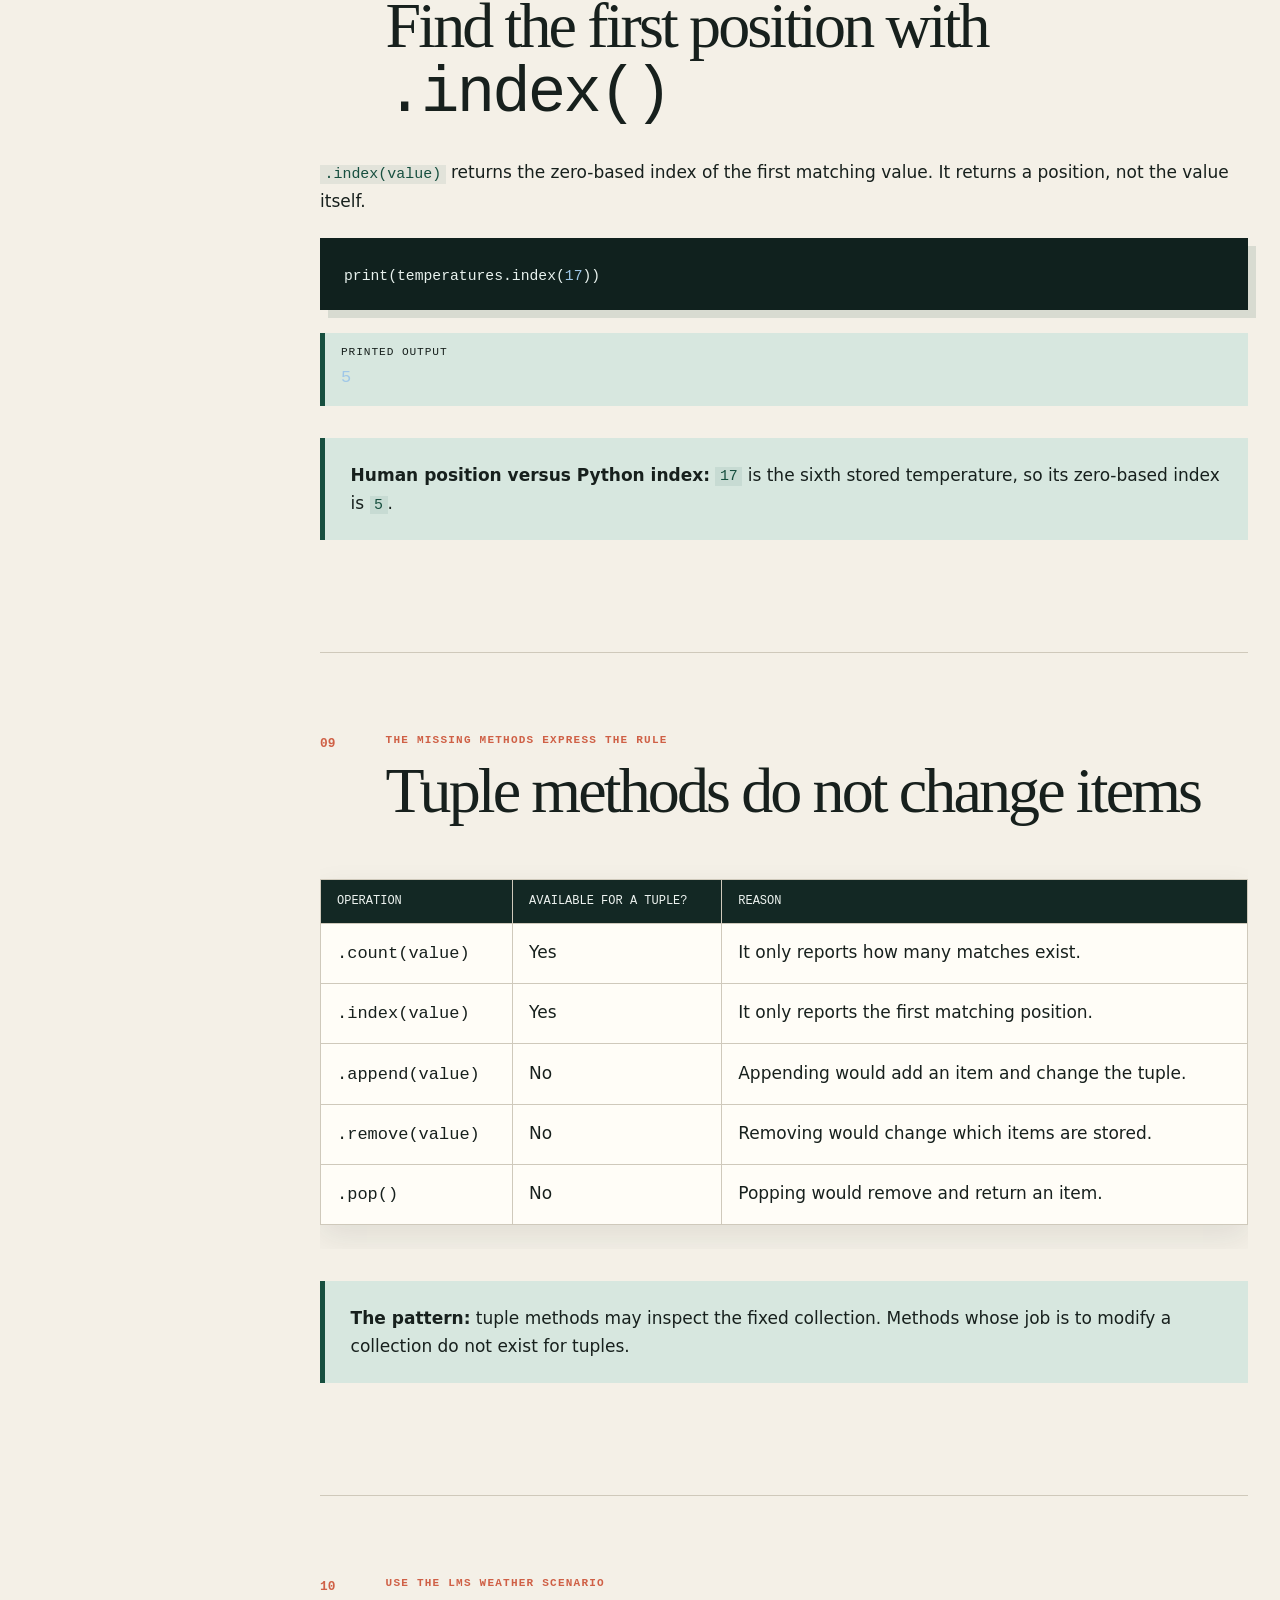
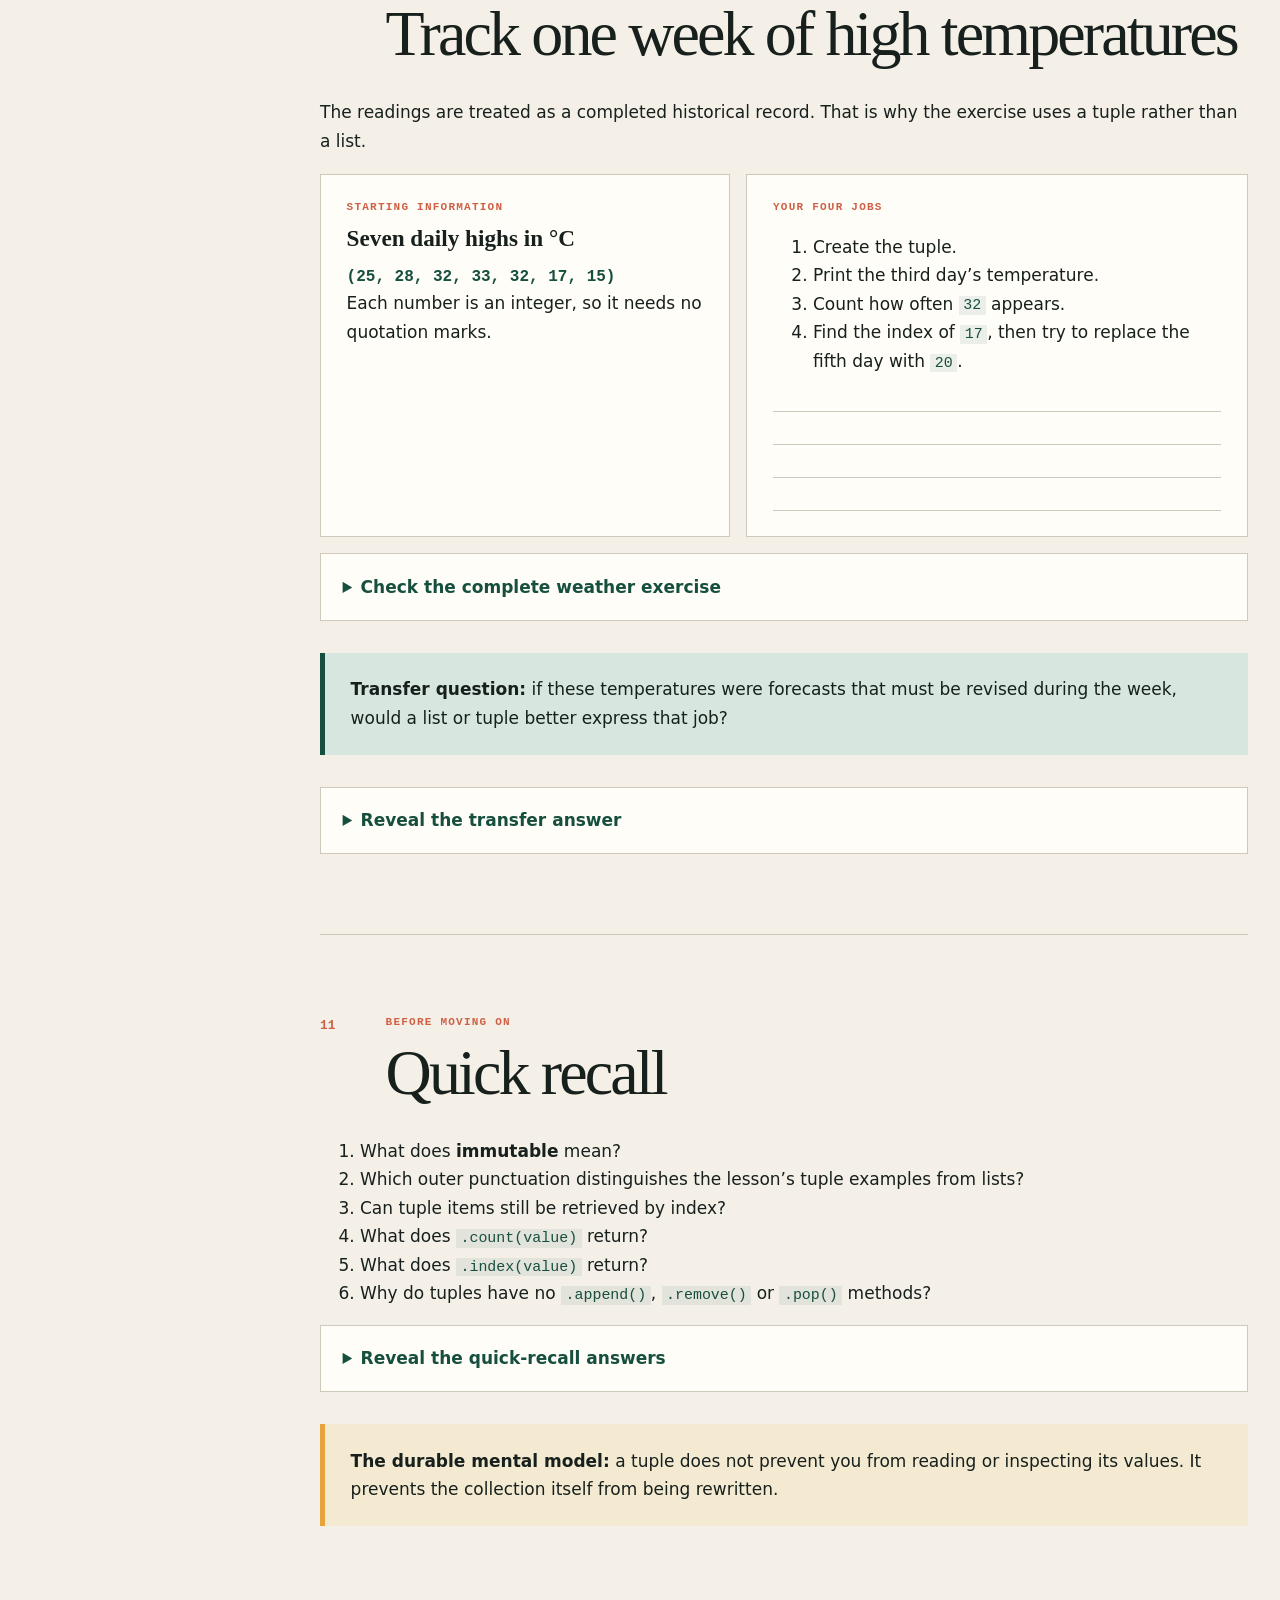
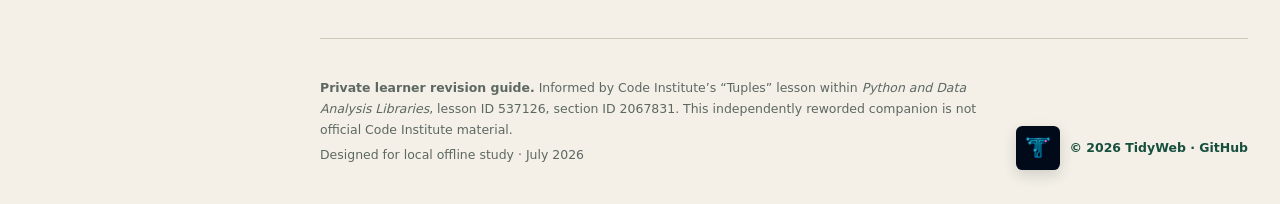
<file: Lists and Tuples/05-tuples-visual-guide.html>
<!doctype html>
<html lang="en-GB">
<head>
  <meta charset="utf-8">
  <meta name="viewport" content="width=device-width, initial-scale=1">
  <title>Python Tuples — Fixed Collections</title>
  <link rel="stylesheet" href="../assets/lesson-guide.css">
</head>
<body>
<a class="skip" href="#content">Skip to lesson</a>

<aside class="rail" aria-label="Lesson navigation">
  <div class="brand">
    <a class="brand-mark brand-home" href="../index.html" aria-label="Introduction to Data Structures">( · )</a>
    <div><p class="eyebrow">Collection · Data structures</p><p class="brand-name">Lesson 05 · Tuples</p></div>
  </div>
  <nav class="section-nav" aria-label="Sections in Lesson 05">
    <ol>
      <li><a href="#purpose"><span>01</span> Why tuples?</a></li>
      <li><a href="#anatomy"><span>02</span> Tuple punctuation</a></li>
      <li><a href="#access"><span>03</span> Read by index</a></li>
      <li><a href="#immutable"><span>04</span> Try to change it</a></li>
      <li><a href="#error"><span>05</span> Decode TypeError</a></li>
      <li><a href="#uses"><span>06</span> Fixed-data uses</a></li>
      <li><a href="#count"><span>07</span> Count a value</a></li>
      <li><a href="#index"><span>08</span> Find a position</a></li>
      <li><a href="#missing"><span>09</span> Methods not available</a></li>
      <li><a href="#practice"><span>10</span> Weather exercise</a></li>
      <li><a href="#recall"><span>11</span> Quick recall</a></li>
    </ol>
  </nav>
  <nav class="course-nav" aria-label="Course chapters">
    <p>Course chapters</p>
    <ol>
      <li><a href="../index.html"><span>00</span> Introduction to Data Structures</a></li>
      <li><a href="01-lists-visual-guide.html"><span>01</span> Lists</a></li>
      <li><a href="02-list-slicing-visual-guide.html"><span>02</span> List slicing</a></li>
      <li><a href="03-list-methods-visual-guide.html"><span>03</span> List methods</a></li>
      <li><a href="04-dictionaries-visual-guide.html"><span>04</span> Dictionaries</a></li>
      <li><a href="05-tuples-visual-guide.html" aria-current="page"><span>05</span> Tuples</a></li>
      <li><a href="06-sets-visual-guide.html"><span>06</span> Sets</a></li>
      <li><a href="07-nested-lists-visual-guide.html"><span>07</span> Nested lists</a></li>
      <li><a href="08-nested-dictionaries-visual-guide.html"><span>08</span> Nested dictionaries</a></li>
      <li><a href="09-containment-in-operator-visual-guide.html"><span>09</span> Containment</a></li>
    </ol>
  </nav>
  <div class="rail-note">
    <p><strong>This page covers tuples.</strong></p>
    <p>Its foundation is the difference between a collection designed to change and one designed to remain fixed.</p>
  </div>
</aside>

<main id="content">
  <header class="hero">
    <div>
      <p class="eyebrow">Python data structures · visual revision guide</p>
      <h1>Keep a collection <em>fixed.</em></h1>
      <p class="lede">A tuple stores several ordered values, much like a list. Its defining promise is different: after the tuple is created, its items cannot be replaced, added or removed.</p>
    </div>
    <div class="hero-index"><strong>1</strong><span>defining difference</span></div>
  </header>

  <section class="lesson" id="purpose">
    <div class="lesson-head"><p class="lesson-no">01</p><div><p class="eyebrow">Start with the decision</p><h2>Will this collection need to change?</h2></div></div>
    <p class="thesis">A list is designed to change. A tuple is designed to remain fixed.</p>
    <div class="versus">
      <article>
        <span class="mode-tag mode-tag--change">List · changeable</span>
        <h3>Use square brackets</h3>
        <code class="syntax">fruit = ["apple", "banana", "cherry"]</code>
        <p>Items can later be replaced, added or removed.</p>
      </article>
      <article>
        <span class="mode-tag">Tuple · fixed</span>
        <h3>Use parentheses</h3>
        <code class="syntax">fruit = ("apple", "banana", "cherry")</code>
        <p>The three stored items remain the same after creation.</p>
      </article>
    </div>
    <div class="callout"><p><strong>Immutable</strong> means “cannot be changed after creation.” A tuple is an immutable collection.</p></div>
  </section>

  <section class="lesson" id="anatomy">
    <div class="lesson-head"><p class="lesson-no">02</p><div><p class="eyebrow">Read the punctuation</p><h2>The anatomy of a tuple</h2></div></div>
    <p>The LMS lesson distinguishes tuples from lists through their outer punctuation. Parentheses surround the tuple; commas separate its items.</p>
    <div class="anatomy">
      <div><p class="card-label">( parentheses )</p><h3>Mark the fixed collection</h3><code class="syntax">fruit = ( ... )</code></div>
      <div class="arrow" aria-hidden="true">→</div>
      <div><p class="card-label">, commas</p><h3>Separate one item from the next</h3><code class="syntax">"apple", "banana", "cherry"</code></div>
    </div>
    <div class="code-block"><code>fruit = (
    <span class="code-string">"apple"</span>,
    <span class="code-string">"banana"</span>,
    <span class="code-string">"cherry"</span>
)
print(fruit)</code></div>
    <div class="output"><strong>Printed output</strong><code>('apple', 'banana', 'cherry')</code></div>
    <div class="callout callout--amber"><p><strong>Notice the real output:</strong> Python prints the tuple with parentheses. That unfamiliar shape confirms that Python has stored a tuple rather than a list.</p></div>
  </section>

  <section class="lesson" id="access">
    <div class="lesson-head"><p class="lesson-no">03</p><div><p class="eyebrow">A familiar operation still works</p><h2>Read an item by its index</h2></div></div>
    <p>Tuples are ordered and zero-indexed, just like lists. The first item is at index <code>0</code>, so the third item is at index <code>2</code>.</p>
    <div class="three">
      <article class="card"><p class="card-label">Index 0 · index -3</p><h3><code>"apple"</code></h3><p>The first item from the beginning.</p></article>
      <article class="card"><p class="card-label">Index 1 · index -2</p><h3><code>"banana"</code></h3><p>The second item from the beginning.</p></article>
      <article class="card"><p class="card-label">Index 2 · index -1</p><h3><code>"cherry"</code></h3><p>The third and final item.</p></article>
    </div>
    <div class="code-block"><code>print(fruit[<span class="code-num">2</span>])</code></div>
    <div class="output"><strong>Printed output</strong><code>cherry</code></div>
    <div class="callout"><p><strong>Reading is allowed.</strong> Immutability prevents changing the stored items; it does not prevent looking at them.</p></div>
  </section>

  <section class="lesson" id="immutable">
    <div class="lesson-head"><p class="lesson-no">04</p><div><p class="eyebrow">Test the defining rule</p><h2>Try to replace one item</h2></div></div>
    <p>The line below would replace an item successfully in a list. With a tuple, Python refuses the assignment.</p>
    <div class="code-block"><code>fruit[<span class="code-num">1</span>] = <span class="code-string">"orange"</span></code></div>
    <div class="output"><strong>Python raises</strong><code>TypeError: 'tuple' object does not support item assignment</code></div>
    <div class="state-line"><p><strong>The tuple remains unchanged:</strong> <code>('apple', 'banana', 'cherry')</code></p></div>
    <div class="callout"><p><strong>This failure is the proof.</strong> Python found index <code>1</code>, but the tuple does not permit a new value to be stored there.</p></div>
  </section>

  <section class="lesson" id="error">
    <div class="lesson-head"><p class="lesson-no">05</p><div><p class="eyebrow">Let the error teach you</p><h2>Translate the <code>TypeError</code></h2></div></div>
    <p>The message looks technical, but it names the exact rule that was broken.</p>
    <div class="three">
      <article class="card"><p class="card-label">TypeError</p><h3>The operation does not fit this data type</h3><p>Python is not saying the tuple disappeared. It is saying this attempted kind of operation is invalid for a tuple.</p></article>
      <article class="card"><p class="card-label">'tuple' object</p><h3>The object Python inspected</h3><p>The quotation marks are part of Python’s error representation. They identify the type as <code>tuple</code>.</p></article>
      <article class="card"><p class="card-label">does not support item assignment</p><h3>An item cannot receive a replacement</h3><p>Assignment means trying to store a new value at an indexed position.</p></article>
    </div>
    <div class="callout callout--amber"><p><strong>Plain-English translation:</strong> “You tried to replace one item, but this collection is a tuple and tuples do not allow that change.”</p></div>
  </section>

  <section class="lesson" id="uses">
    <div class="lesson-head"><p class="lesson-no">06</p><div><p class="eyebrow">Match the structure to the job</p><h2>Use a tuple for fixed data</h2></div></div>
    <div class="three">
      <article class="card"><p class="card-label">Calendar facts</p><h3>Days of the week</h3><p>The expected set and order of weekday names should not be accidentally altered.</p></article>
      <article class="card"><p class="card-label">Position facts</p><h3>Fixed coordinates</h3><p>A coordinate can travel through a program as one ordered pair whose values are meant to stay together.</p></article>
      <article class="card"><p class="card-label">Recorded facts</p><h3>Measurements already taken</h3><p>Historical readings may need to be inspected without being rewritten accidentally.</p></article>
    </div>
    <div class="callout"><p><strong>The useful question is not “Are tuples better?”</strong> Ask: “Should this particular collection be allowed to change?”</p></div>
    <div class="future-note"><p class="card-label">A smaller advantage</p><h3>Tuples can also be slightly faster</h3><p>The LMS notes a small performance benefit. For this lesson, the important reason to choose a tuple is clearer intent and protection from accidental modification.</p></div>
  </section>

  <section class="lesson" id="count">
    <div class="lesson-head"><p class="lesson-no">07</p><div><p class="eyebrow">Ask about repetition</p><h2>Count matching values with <code>.count()</code></h2></div></div>
    <p><code>.count(value)</code> returns how many times that value occurs. It reads the tuple and leaves it unchanged.</p>
    <div class="code-block"><code>temperatures = (<span class="code-num">25</span>, <span class="code-num">28</span>, <span class="code-num">32</span>, <span class="code-num">33</span>, <span class="code-num">32</span>, <span class="code-num">17</span>, <span class="code-num">15</span>)
print(temperatures.count(<span class="code-num">32</span>))</code></div>
    <div class="output"><strong>Printed output</strong><code><span class="code-num">2</span></code></div>
    <div class="callout"><p><strong>Why <code>2</code>?</strong> The temperature <code>32</code> appears twice: once at index <code>2</code> and once at index <code>4</code>.</p></div>
  </section>

  <section class="lesson" id="index">
    <div class="lesson-head"><p class="lesson-no">08</p><div><p class="eyebrow">Ask about location</p><h2>Find the first position with <code>.index()</code></h2></div></div>
    <p><code>.index(value)</code> returns the zero-based index of the first matching value. It returns a position, not the value itself.</p>
    <div class="code-block"><code>print(temperatures.index(<span class="code-num">17</span>))</code></div>
    <div class="output"><strong>Printed output</strong><code><span class="code-num">5</span></code></div>
    <div class="callout"><p><strong>Human position versus Python index:</strong> <code>17</code> is the sixth stored temperature, so its zero-based index is <code>5</code>.</p></div>
  </section>

  <section class="lesson" id="missing">
    <div class="lesson-head"><p class="lesson-no">09</p><div><p class="eyebrow">The missing methods express the rule</p><h2>Tuple methods do not change items</h2></div></div>
    <div class="catalogue-wrap">
      <table class="catalogue">
        <thead><tr><th>Operation</th><th>Available for a tuple?</th><th>Reason</th></tr></thead>
        <tbody>
          <tr><td><code>.count(value)</code></td><td>Yes</td><td>It only reports how many matches exist.</td></tr>
          <tr><td><code>.index(value)</code></td><td>Yes</td><td>It only reports the first matching position.</td></tr>
          <tr><td><code>.append(value)</code></td><td>No</td><td>Appending would add an item and change the tuple.</td></tr>
          <tr><td><code>.remove(value)</code></td><td>No</td><td>Removing would change which items are stored.</td></tr>
          <tr><td><code>.pop()</code></td><td>No</td><td>Popping would remove and return an item.</td></tr>
        </tbody>
      </table>
    </div>
    <div class="callout"><p><strong>The pattern:</strong> tuple methods may inspect the fixed collection. Methods whose job is to modify a collection do not exist for tuples.</p></div>
  </section>

  <section class="lesson" id="practice">
    <div class="lesson-head"><p class="lesson-no">10</p><div><p class="eyebrow">Use the LMS weather scenario</p><h2>Track one week of high temperatures</h2></div></div>
    <p>The readings are treated as a completed historical record. That is why the exercise uses a tuple rather than a list.</p>
    <div class="practice">
      <div>
        <p class="card-label">Starting information</p>
        <h3>Seven daily highs in °C</h3>
        <code class="syntax">(25, 28, 32, 33, 32, 17, 15)</code>
        <p>Each number is an integer, so it needs no quotation marks.</p>
      </div>
      <div>
        <p class="card-label">Your four jobs</p>
        <ol>
          <li>Create the tuple.</li>
          <li>Print the third day’s temperature.</li>
          <li>Count how often <code>32</code> appears.</li>
          <li>Find the index of <code>17</code>, then try to replace the fifth day with <code>20</code>.</li>
        </ol>
        <div class="answer-lines"><span></span><span></span><span></span><span></span></div>
      </div>
    </div>
    <details class="answer-check">
      <summary>Check the complete weather exercise</summary>
      <div>
        <div class="code-block"><code>temperatures = (<span class="code-num">25</span>, <span class="code-num">28</span>, <span class="code-num">32</span>, <span class="code-num">33</span>, <span class="code-num">32</span>, <span class="code-num">17</span>, <span class="code-num">15</span>)

print(temperatures[<span class="code-num">2</span>])
print(temperatures.count(<span class="code-num">32</span>))
print(temperatures.index(<span class="code-num">17</span>))
temperatures[<span class="code-num">4</span>] = <span class="code-num">20</span></code></div>
        <div class="output"><strong>Printed output before the failed assignment</strong><code><span class="code-num">32</span><br><span class="code-num">2</span><br><span class="code-num">5</span></code><strong>Then Python raises</strong><code>TypeError: 'tuple' object does not support item assignment</code></div>
        <p>The attempted fifth-day replacement fails, so the original tuple remains unchanged.</p>
      </div>
    </details>
    <div class="callout"><p><strong>Transfer question:</strong> if these temperatures were forecasts that must be revised during the week, would a list or tuple better express that job?</p></div>
    <details class="answer-check">
      <summary>Reveal the transfer answer</summary>
      <div><p>A <strong>list</strong> would better express revisable forecasts because its items may be changed. A tuple better expresses the completed record used in this exercise.</p></div>
    </details>
  </section>

  <section class="lesson" id="recall">
    <div class="lesson-head"><p class="lesson-no">11</p><div><p class="eyebrow">Before moving on</p><h2>Quick recall</h2></div></div>
    <ol>
      <li>What does <strong>immutable</strong> mean?</li>
      <li>Which outer punctuation distinguishes the lesson’s tuple examples from lists?</li>
      <li>Can tuple items still be retrieved by index?</li>
      <li>What does <code>.count(value)</code> return?</li>
      <li>What does <code>.index(value)</code> return?</li>
      <li>Why do tuples have no <code>.append()</code>, <code>.remove()</code> or <code>.pop()</code> methods?</li>
    </ol>
    <details class="answer-check">
      <summary>Reveal the quick-recall answers</summary>
      <div>
        <ol>
          <li>Immutable means the stored items cannot be changed after the collection is created.</li>
          <li>Tuples use parentheses <code>()</code>; lists use square brackets <code>[]</code>.</li>
          <li>Yes. Tuples are ordered and zero-indexed like lists.</li>
          <li>It returns how many times the supplied value occurs.</li>
          <li>It returns the zero-based index of the first matching value.</li>
          <li>Those methods would modify the collection, which conflicts with tuple immutability.</li>
        </ol>
      </div>
    </details>
    <div class="callout callout--amber"><p><strong>The durable mental model:</strong> a tuple does not prevent you from reading or inspecting its values. It prevents the collection itself from being rewritten.</p></div>
  </section>

  <footer>
    <div><p><strong>Private learner revision guide.</strong> Informed by Code Institute’s “Tuples” lesson within <em>Python and Data Analysis Libraries</em>, lesson ID 537126, section ID 2067831. This independently reworded companion is not official Code Institute material.</p><p>Designed for local offline study · July 2026</p></div>
    <a class="tidy" href="https://github.com/TidyWeb/" target="_blank" rel="noopener"><img src="../assets/tidyweb_logo.png" alt="TidyWeb logo" width="44" height="44"><span>© 2026 TidyWeb · GitHub</span></a>
  </footer>
</main>
</body>
</html>
</file>
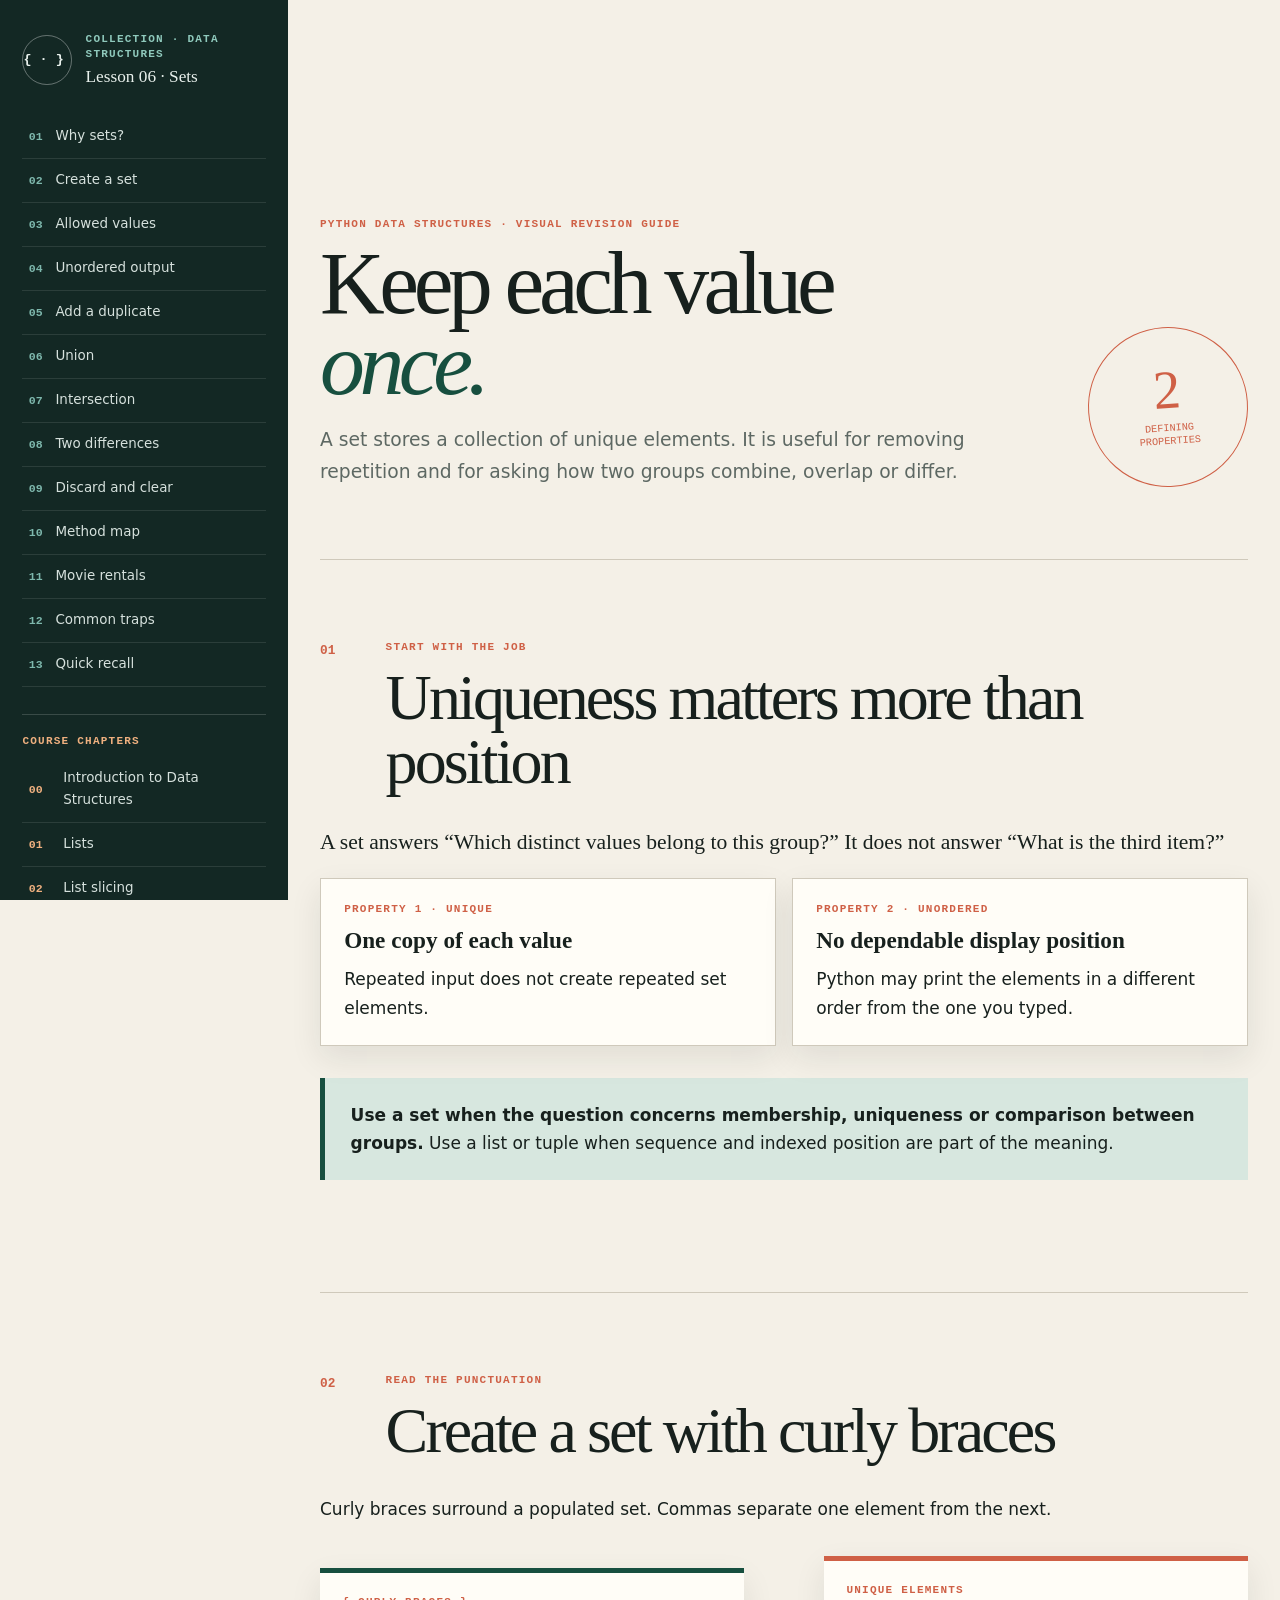
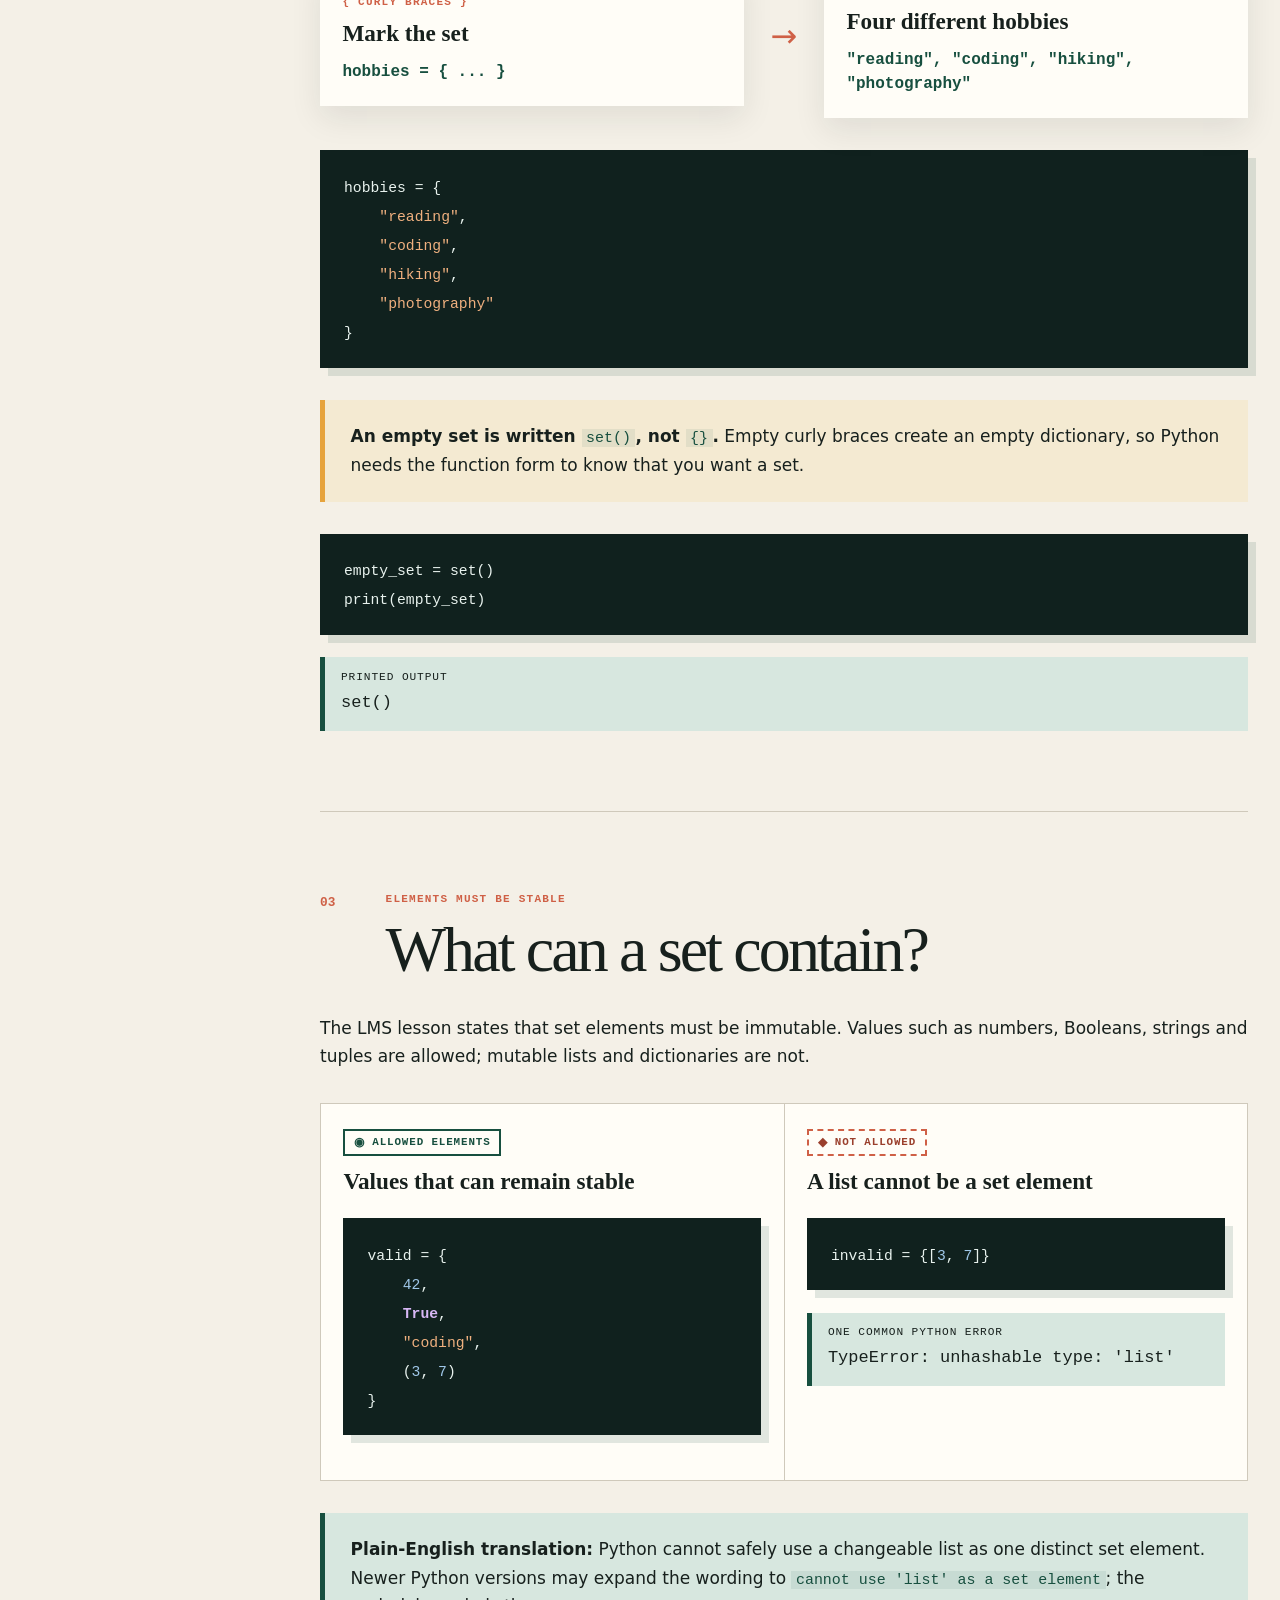
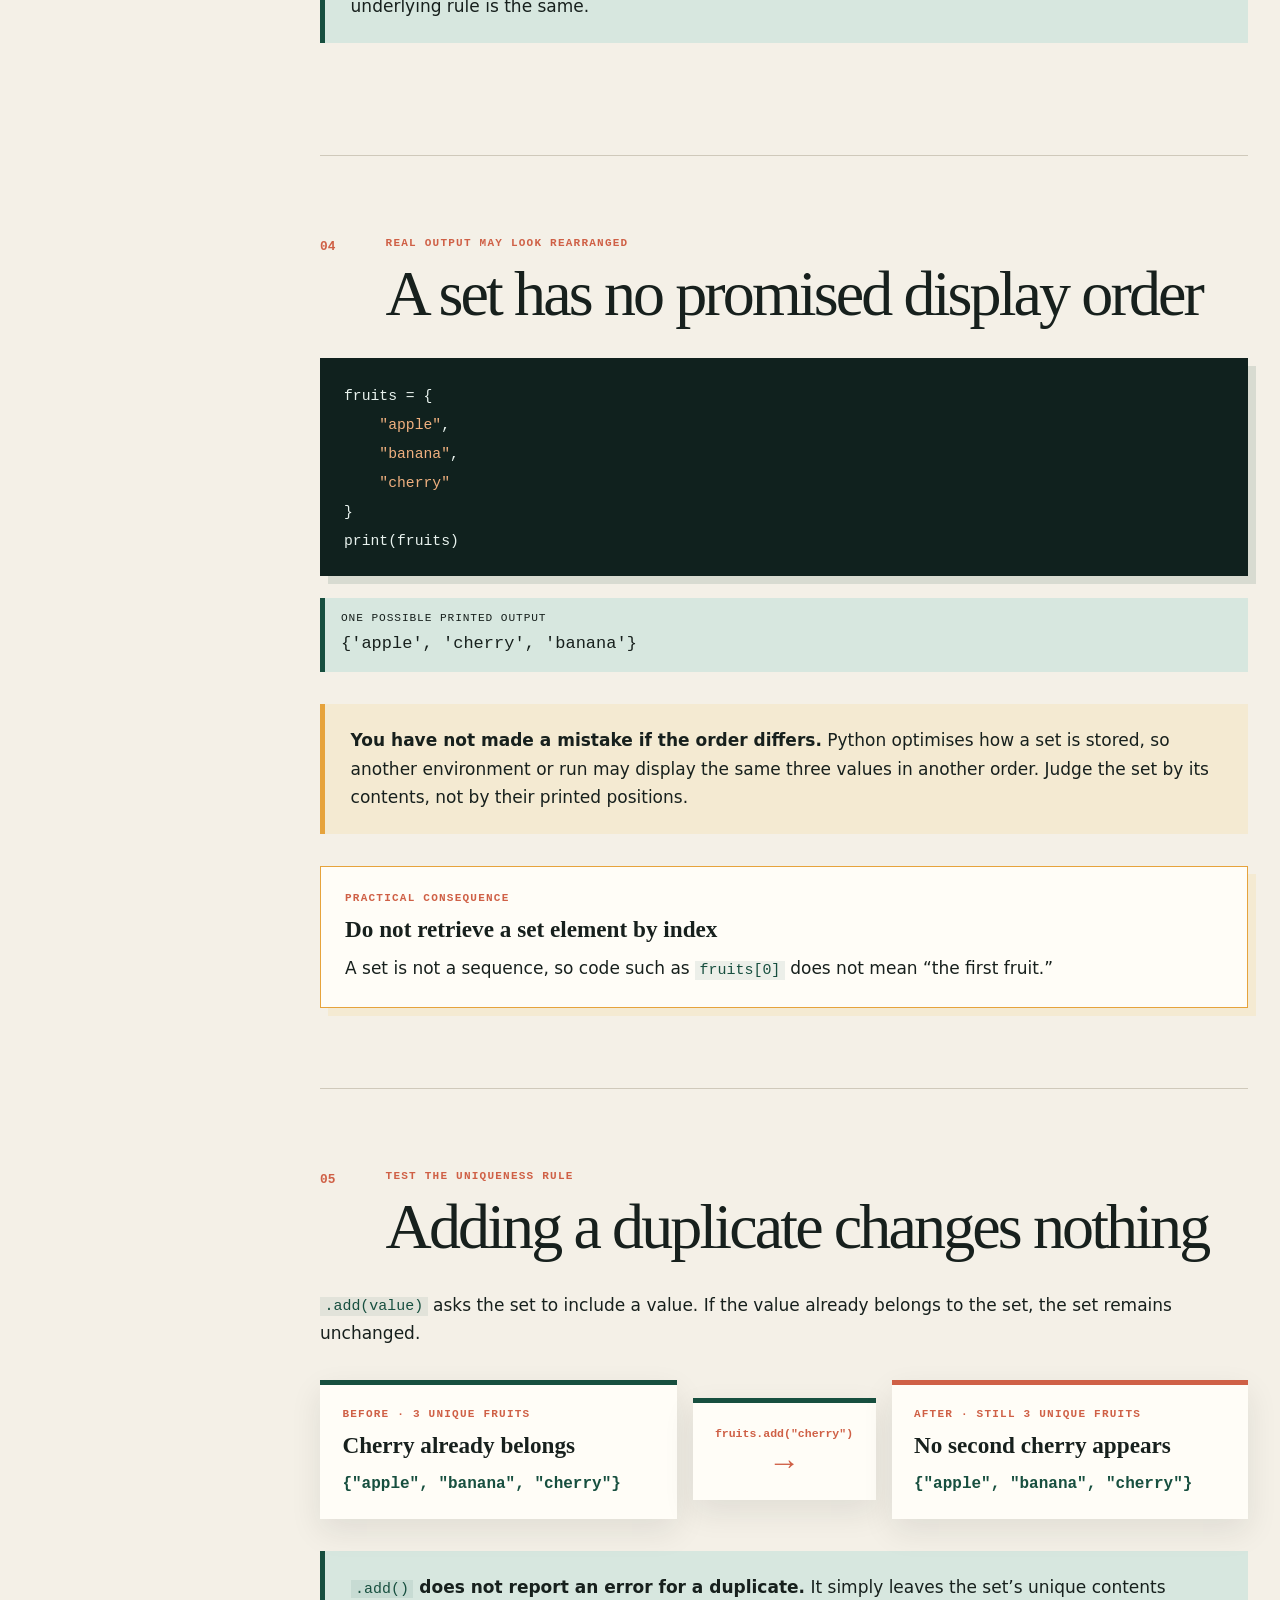
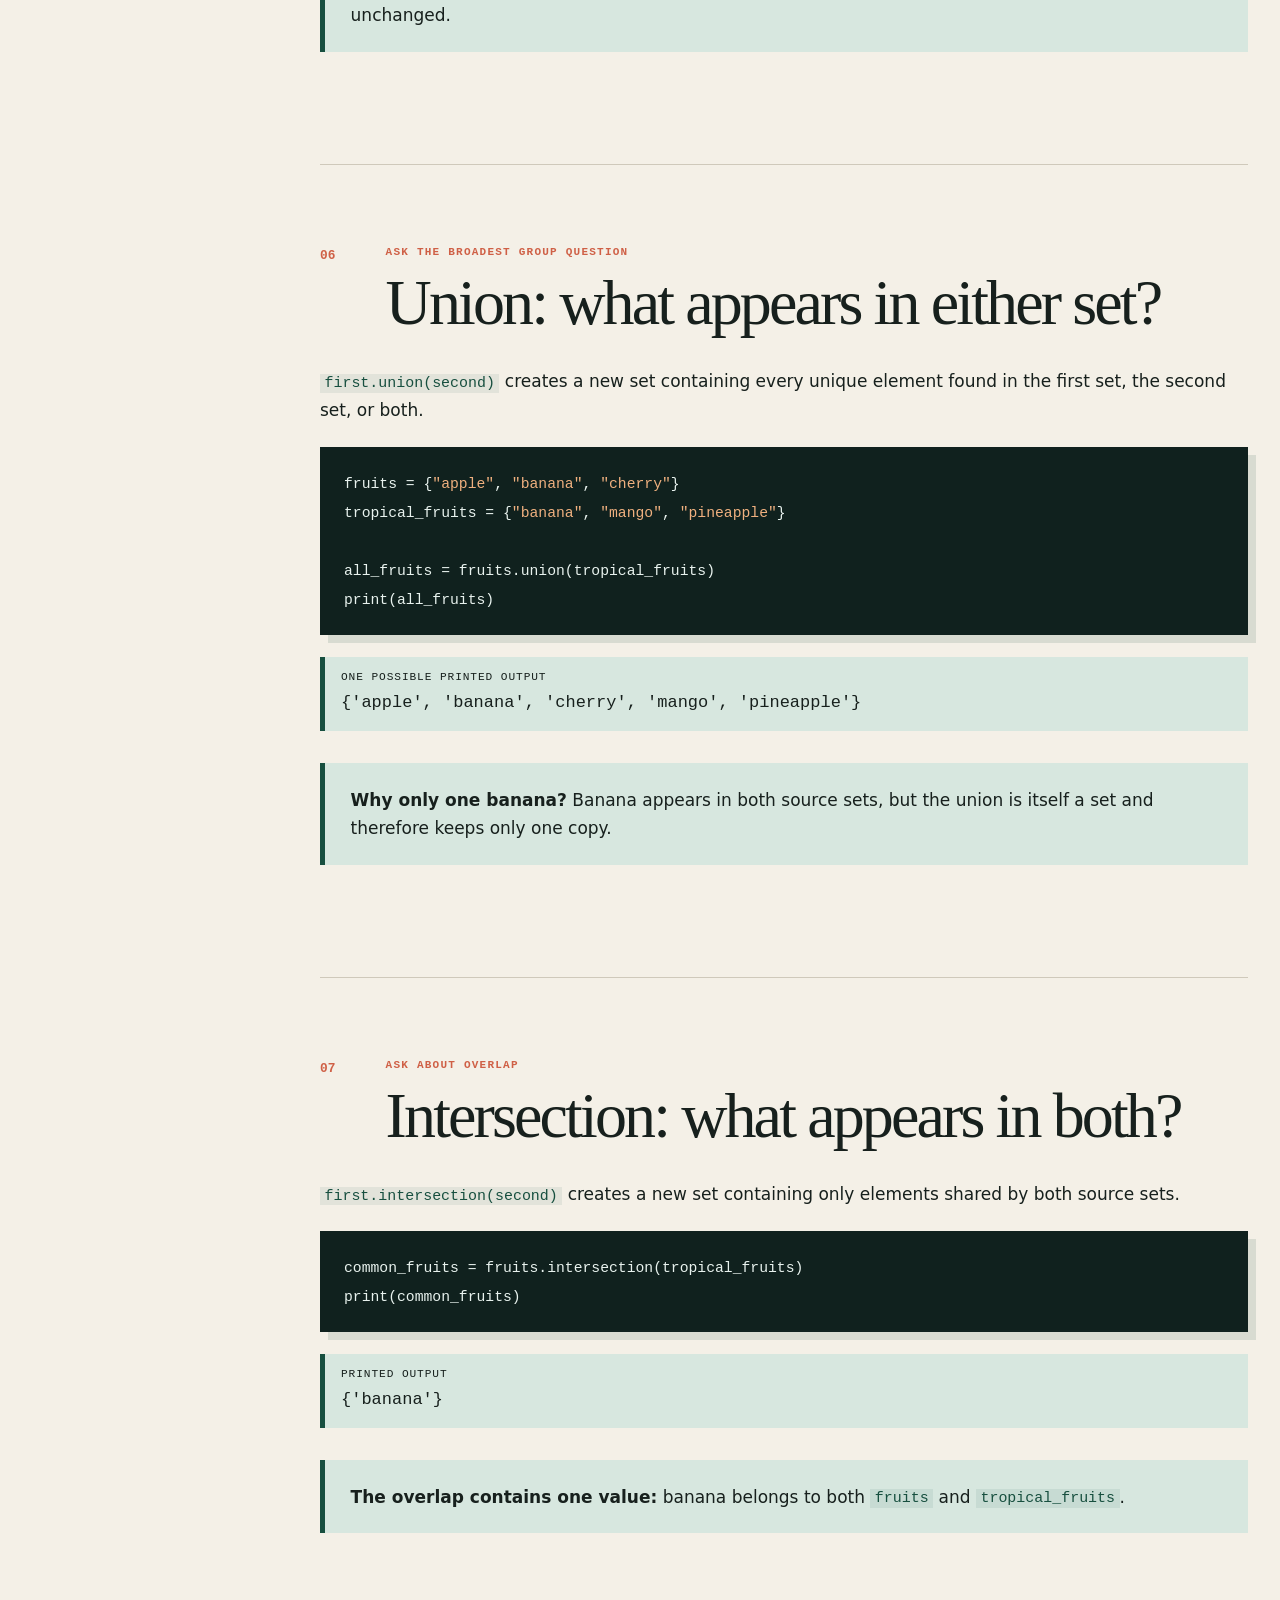
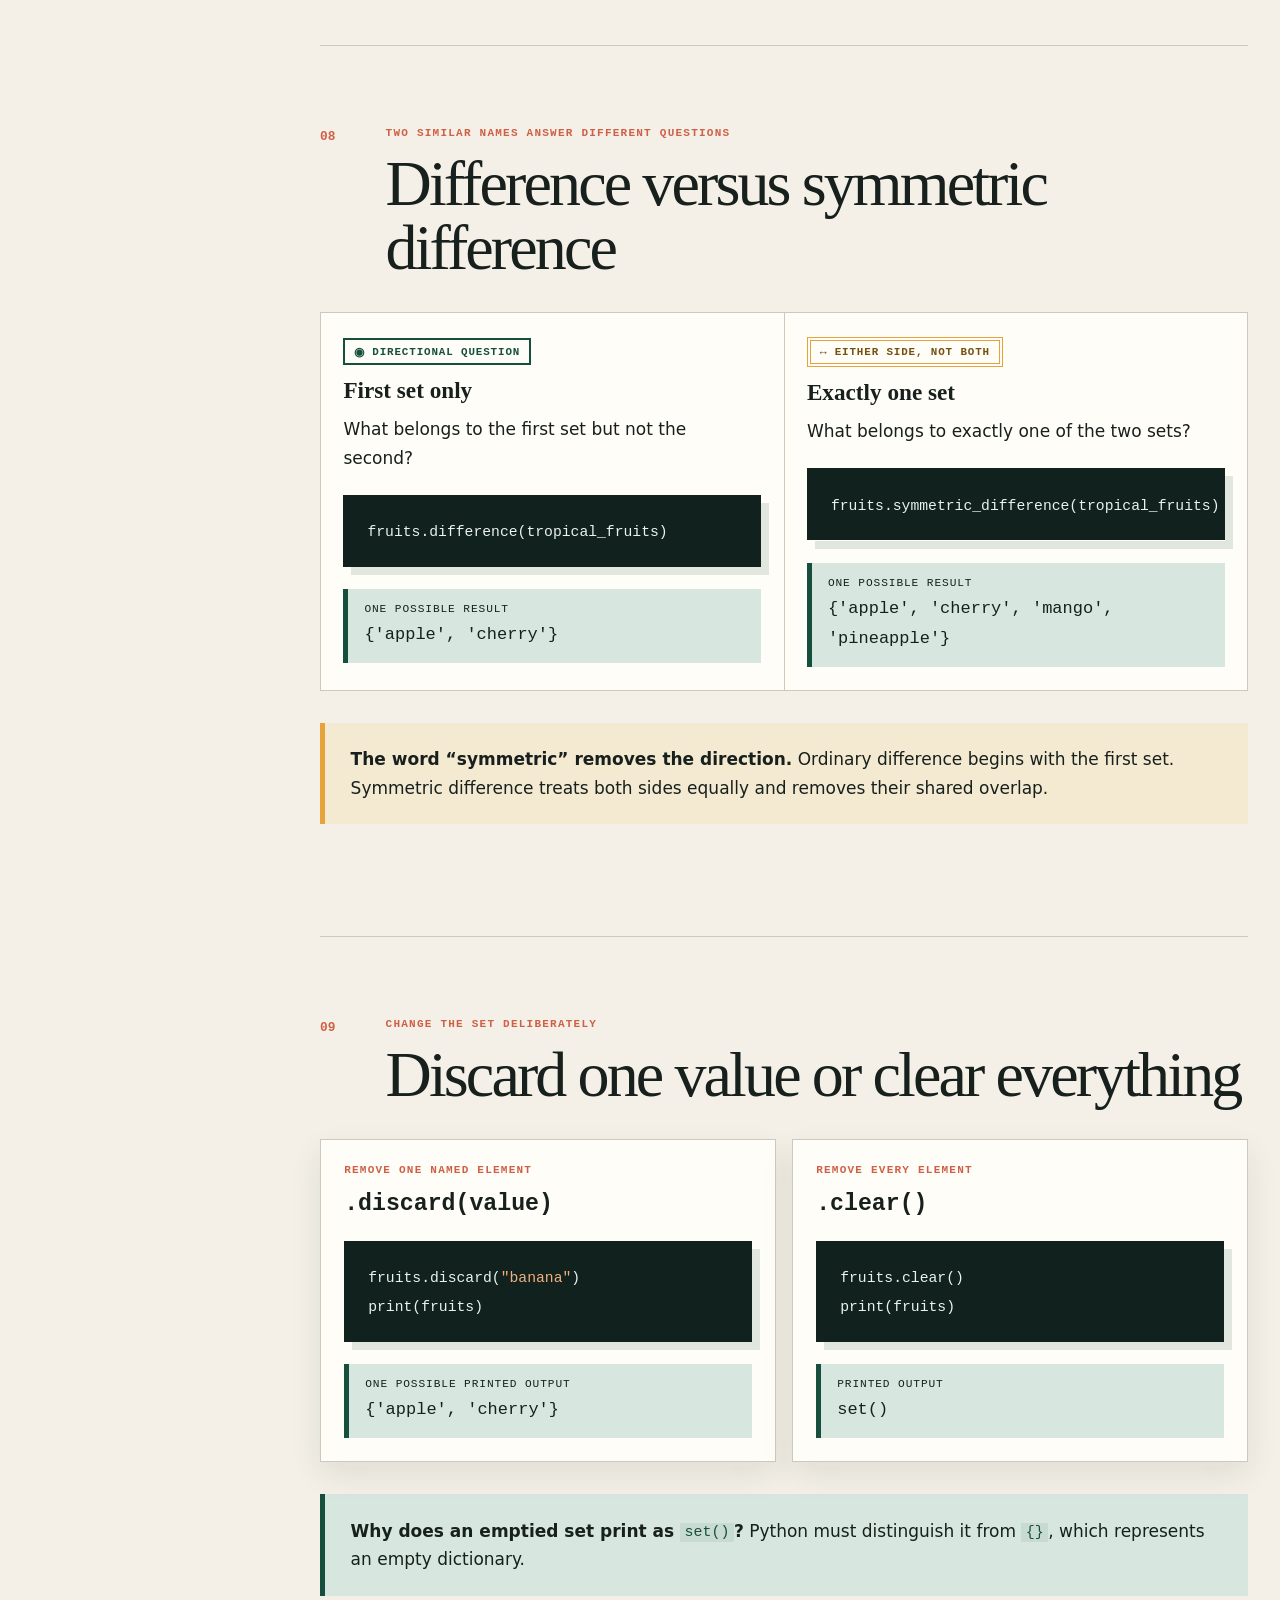
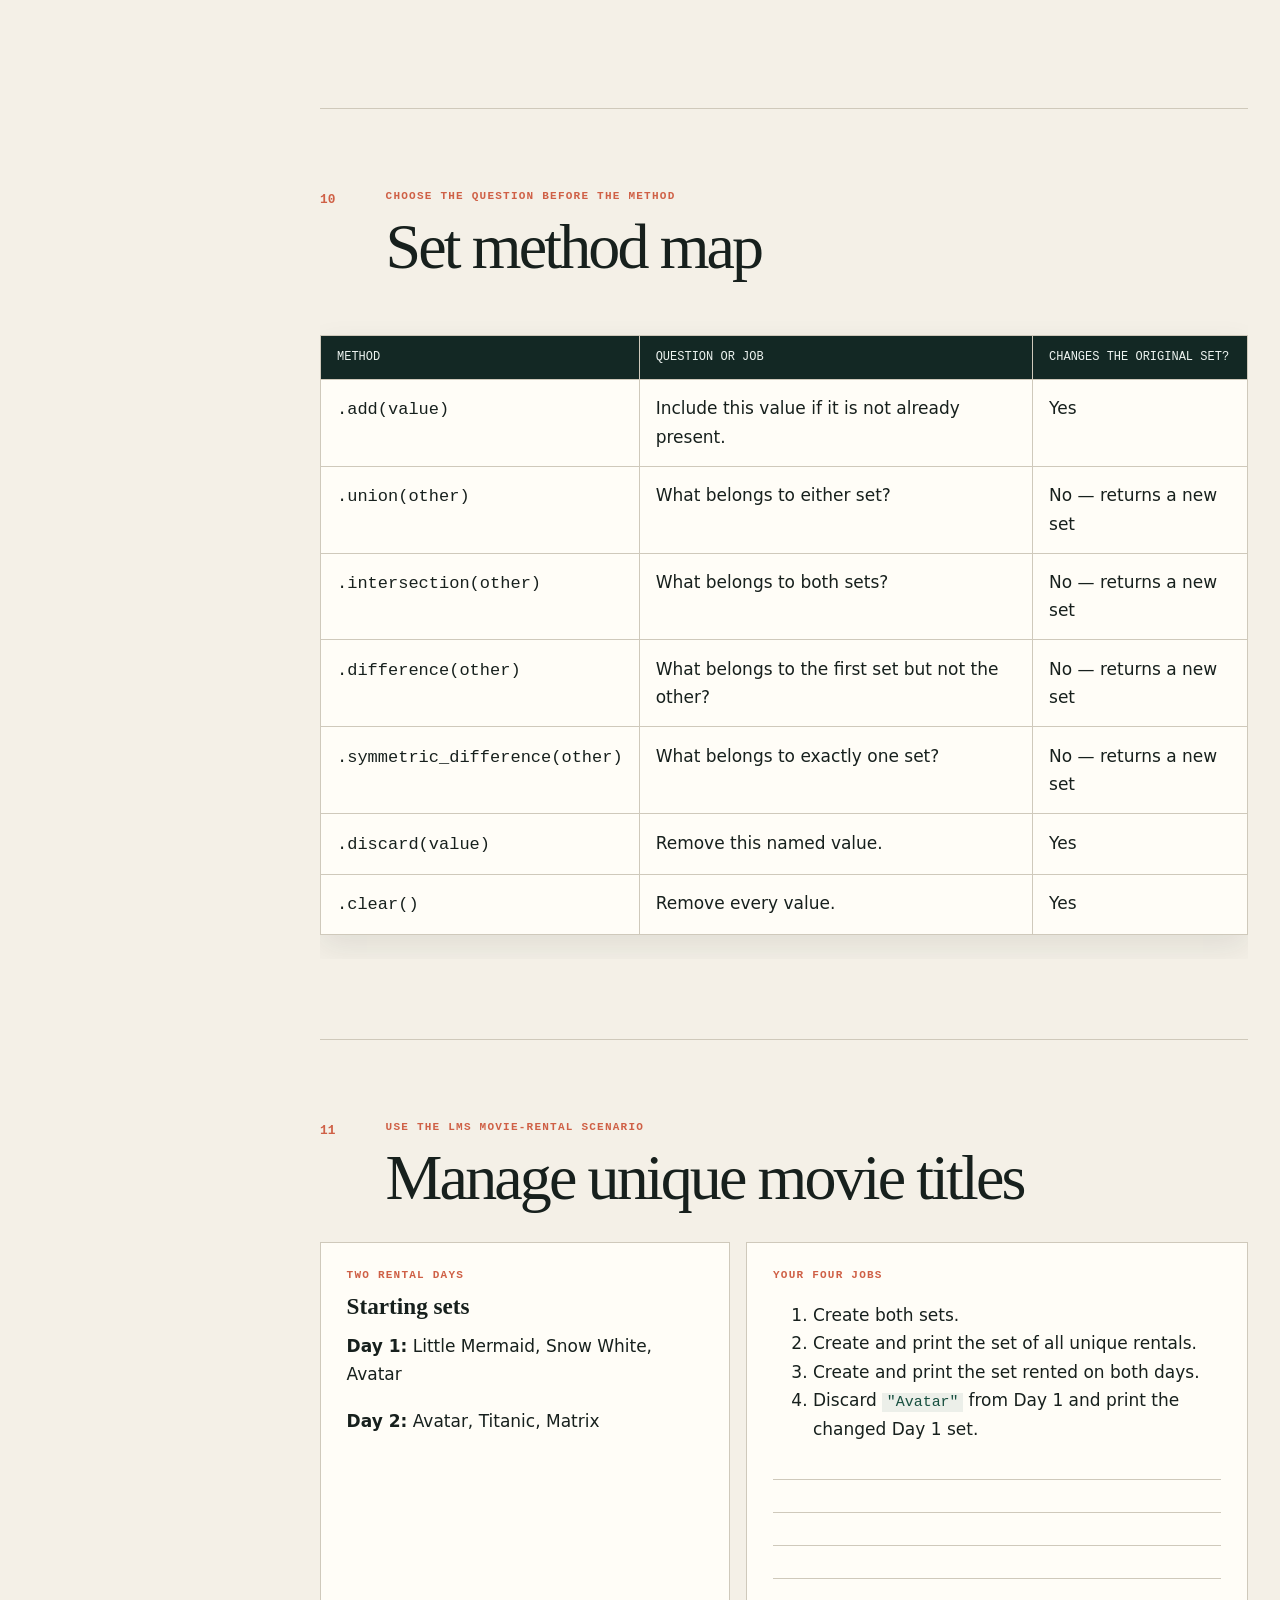
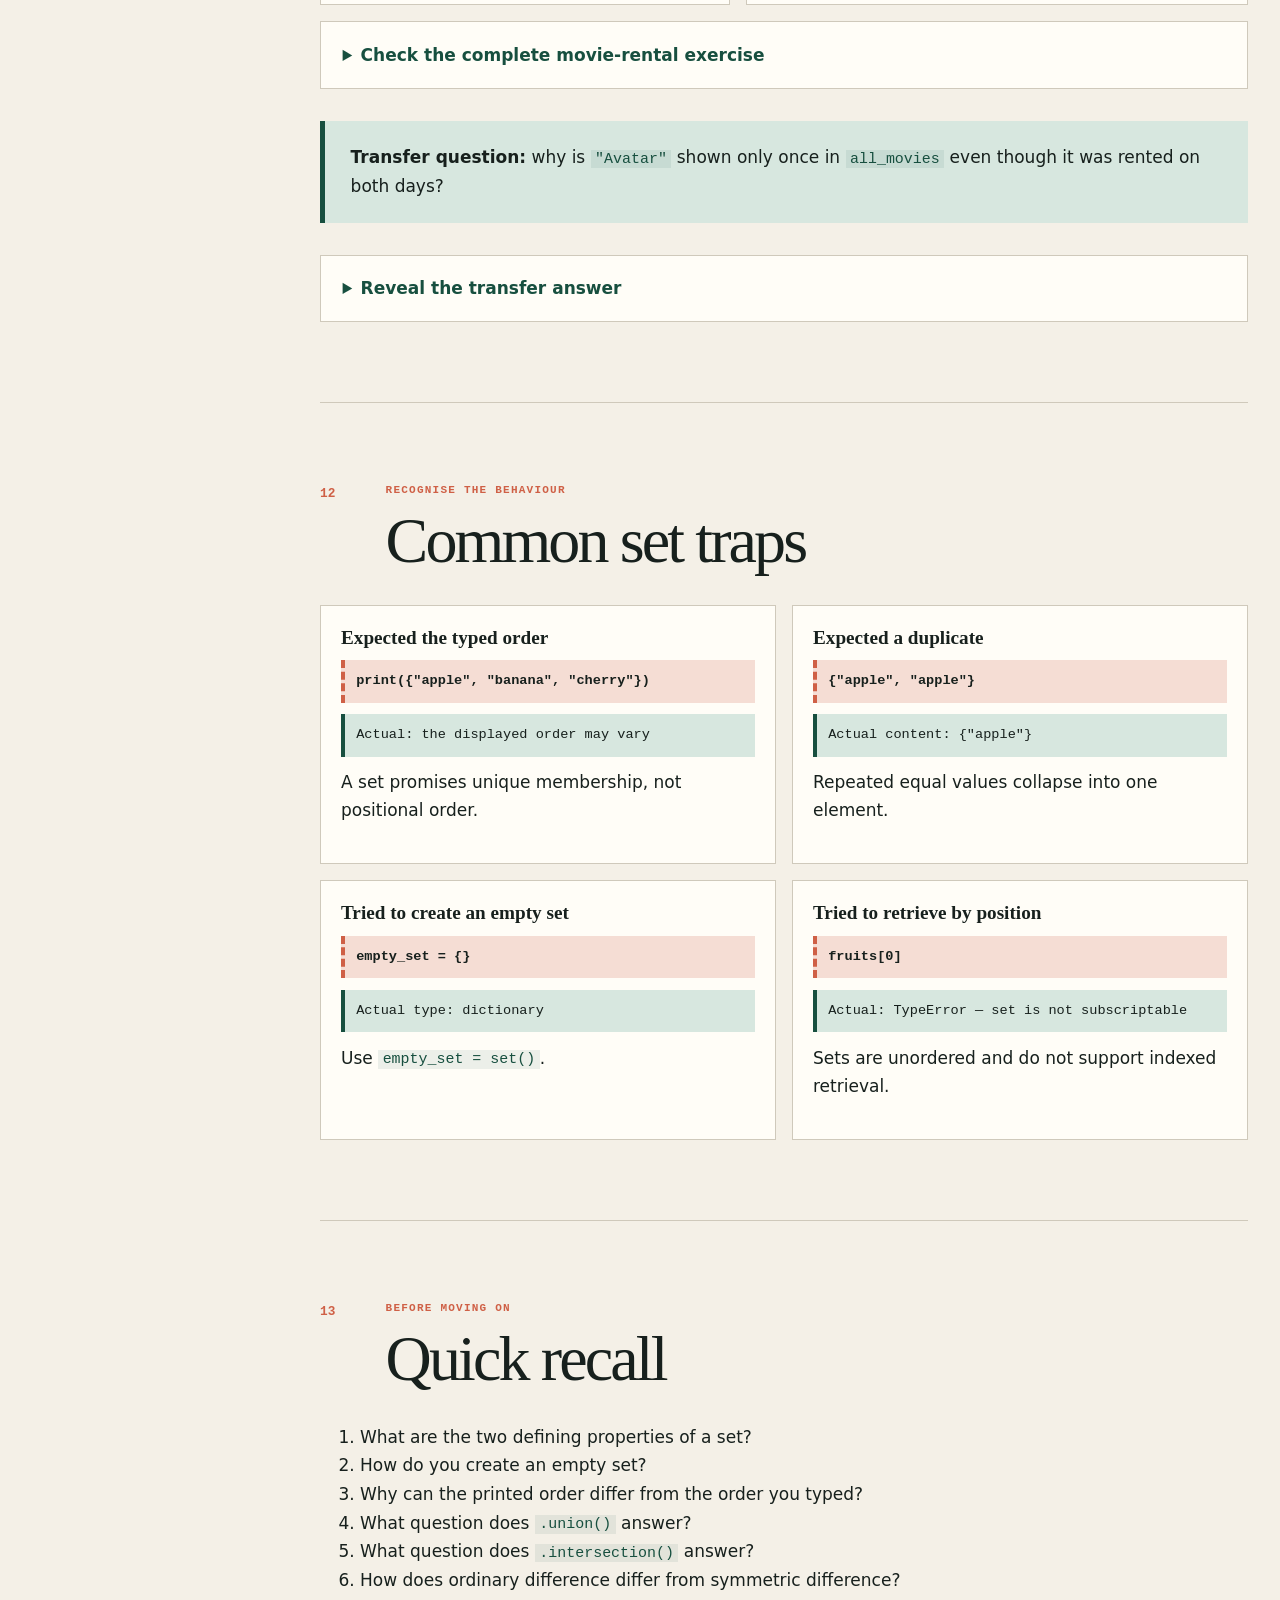
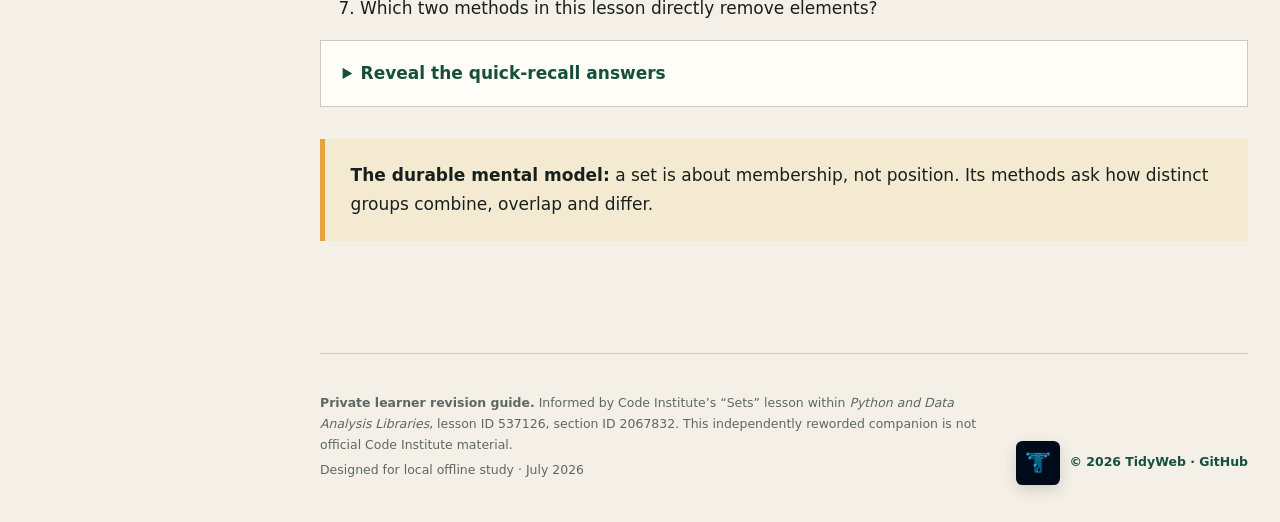
<file: Lists and Tuples/06-sets-visual-guide.html>
<!doctype html>
<html lang="en-GB">
<head>
  <meta charset="utf-8">
  <meta name="viewport" content="width=device-width, initial-scale=1">
  <title>Python Sets — Unique, Unordered Collections</title>
  <link rel="stylesheet" href="../assets/lesson-guide.css">
</head>
<body>
<a class="skip" href="#content">Skip to lesson</a>

<aside class="rail" aria-label="Lesson navigation">
  <div class="brand">
    <a class="brand-mark brand-home" href="../index.html" aria-label="Introduction to Data Structures">{ · }</a>
    <div><p class="eyebrow">Collection · Data structures</p><p class="brand-name">Lesson 06 · Sets</p></div>
  </div>
  <nav class="section-nav" aria-label="Sections in Lesson 06">
    <ol>
      <li><a href="#purpose"><span>01</span> Why sets?</a></li>
      <li><a href="#create"><span>02</span> Create a set</a></li>
      <li><a href="#contents"><span>03</span> Allowed values</a></li>
      <li><a href="#order"><span>04</span> Unordered output</a></li>
      <li><a href="#duplicates"><span>05</span> Add a duplicate</a></li>
      <li><a href="#union"><span>06</span> Union</a></li>
      <li><a href="#intersection"><span>07</span> Intersection</a></li>
      <li><a href="#differences"><span>08</span> Two differences</a></li>
      <li><a href="#remove"><span>09</span> Discard and clear</a></li>
      <li><a href="#map"><span>10</span> Method map</a></li>
      <li><a href="#practice"><span>11</span> Movie rentals</a></li>
      <li><a href="#traps"><span>12</span> Common traps</a></li>
      <li><a href="#recall"><span>13</span> Quick recall</a></li>
    </ol>
  </nav>
  <nav class="course-nav" aria-label="Course chapters">
    <p>Course chapters</p>
    <ol>
      <li><a href="../index.html"><span>00</span> Introduction to Data Structures</a></li>
      <li><a href="01-lists-visual-guide.html"><span>01</span> Lists</a></li>
      <li><a href="02-list-slicing-visual-guide.html"><span>02</span> List slicing</a></li>
      <li><a href="03-list-methods-visual-guide.html"><span>03</span> List methods</a></li>
      <li><a href="04-dictionaries-visual-guide.html"><span>04</span> Dictionaries</a></li>
      <li><a href="05-tuples-visual-guide.html"><span>05</span> Tuples</a></li>
      <li><a href="06-sets-visual-guide.html" aria-current="page"><span>06</span> Sets</a></li>
      <li><a href="07-nested-lists-visual-guide.html"><span>07</span> Nested lists</a></li>
      <li><a href="08-nested-dictionaries-visual-guide.html"><span>08</span> Nested dictionaries</a></li>
      <li><a href="09-containment-in-operator-visual-guide.html"><span>09</span> Containment</a></li>
    </ol>
  </nav>
  <div class="rail-note">
    <p><strong>This page covers sets.</strong></p>
    <p>Its foundation is recognising when uniqueness matters more than position or order.</p>
  </div>
</aside>

<main id="content">
  <header class="hero">
    <div>
      <p class="eyebrow">Python data structures · visual revision guide</p>
      <h1>Keep each value <em>once.</em></h1>
      <p class="lede">A set stores a collection of unique elements. It is useful for removing repetition and for asking how two groups combine, overlap or differ.</p>
    </div>
    <div class="hero-index"><strong>2</strong><span>defining properties</span></div>
  </header>

  <section class="lesson" id="purpose">
    <div class="lesson-head"><p class="lesson-no">01</p><div><p class="eyebrow">Start with the job</p><h2>Uniqueness matters more than position</h2></div></div>
    <p class="thesis">A set answers “Which distinct values belong to this group?” It does not answer “What is the third item?”</p>
    <div class="two">
      <article class="card"><p class="card-label">Property 1 · unique</p><h3>One copy of each value</h3><p>Repeated input does not create repeated set elements.</p></article>
      <article class="card"><p class="card-label">Property 2 · unordered</p><h3>No dependable display position</h3><p>Python may print the elements in a different order from the one you typed.</p></article>
    </div>
    <div class="callout"><p><strong>Use a set when the question concerns membership, uniqueness or comparison between groups.</strong> Use a list or tuple when sequence and indexed position are part of the meaning.</p></div>
  </section>

  <section class="lesson" id="create">
    <div class="lesson-head"><p class="lesson-no">02</p><div><p class="eyebrow">Read the punctuation</p><h2>Create a set with curly braces</h2></div></div>
    <p>Curly braces surround a populated set. Commas separate one element from the next.</p>
    <div class="anatomy">
      <div><p class="card-label">{ curly braces }</p><h3>Mark the set</h3><code class="syntax">hobbies = { ... }</code></div>
      <div class="arrow" aria-hidden="true">→</div>
      <div><p class="card-label">Unique elements</p><h3>Four different hobbies</h3><code class="syntax">"reading", "coding", "hiking", "photography"</code></div>
    </div>
    <div class="code-block"><code>hobbies = {
    <span class="code-string">"reading"</span>,
    <span class="code-string">"coding"</span>,
    <span class="code-string">"hiking"</span>,
    <span class="code-string">"photography"</span>
}</code></div>
    <div class="callout callout--amber"><p><strong>An empty set is written <code>set()</code>, not <code>{}</code>.</strong> Empty curly braces create an empty dictionary, so Python needs the function form to know that you want a set.</p></div>
    <div class="code-block"><code>empty_set = set()
print(empty_set)</code></div>
    <div class="output"><strong>Printed output</strong><code>set()</code></div>
  </section>

  <section class="lesson" id="contents">
    <div class="lesson-head"><p class="lesson-no">03</p><div><p class="eyebrow">Elements must be stable</p><h2>What can a set contain?</h2></div></div>
    <p>The LMS lesson states that set elements must be immutable. Values such as numbers, Booleans, strings and tuples are allowed; mutable lists and dictionaries are not.</p>
    <div class="versus">
      <article>
        <span class="mode-tag">Allowed elements</span>
        <h3>Values that can remain stable</h3>
        <div class="code-block"><code>valid = {
    <span class="code-num">42</span>,
    <span class="code-bool">True</span>,
    <span class="code-string">"coding"</span>,
    (<span class="code-num">3</span>, <span class="code-num">7</span>)
}</code></div>
      </article>
      <article>
        <span class="mode-tag mode-tag--change">Not allowed</span>
        <h3>A list cannot be a set element</h3>
        <div class="code-block"><code>invalid = {[<span class="code-num">3</span>, <span class="code-num">7</span>]}</code></div>
        <div class="output"><strong>One common Python error</strong><code>TypeError: unhashable type: 'list'</code></div>
      </article>
    </div>
    <div class="callout"><p><strong>Plain-English translation:</strong> Python cannot safely use a changeable list as one distinct set element. Newer Python versions may expand the wording to <code>cannot use 'list' as a set element</code>; the underlying rule is the same.</p></div>
  </section>

  <section class="lesson" id="order">
    <div class="lesson-head"><p class="lesson-no">04</p><div><p class="eyebrow">Real output may look rearranged</p><h2>A set has no promised display order</h2></div></div>
    <div class="code-block"><code>fruits = {
    <span class="code-string">"apple"</span>,
    <span class="code-string">"banana"</span>,
    <span class="code-string">"cherry"</span>
}
print(fruits)</code></div>
    <div class="output"><strong>One possible printed output</strong><code>{'apple', 'cherry', 'banana'}</code></div>
    <div class="callout callout--amber"><p><strong>You have not made a mistake if the order differs.</strong> Python optimises how a set is stored, so another environment or run may display the same three values in another order. Judge the set by its contents, not by their printed positions.</p></div>
    <div class="future-note"><p class="card-label">Practical consequence</p><h3>Do not retrieve a set element by index</h3><p>A set is not a sequence, so code such as <code>fruits[0]</code> does not mean “the first fruit.”</p></div>
  </section>

  <section class="lesson" id="duplicates">
    <div class="lesson-head"><p class="lesson-no">05</p><div><p class="eyebrow">Test the uniqueness rule</p><h2>Adding a duplicate changes nothing</h2></div></div>
    <p><code>.add(value)</code> asks the set to include a value. If the value already belongs to the set, the set remains unchanged.</p>
    <div class="operation operation--labelled">
      <div><p class="card-label">Before · 3 unique fruits</p><h3>Cherry already belongs</h3><code class="syntax">{"apple", "banana", "cherry"}</code></div>
      <div class="operation-label"><code>fruits.add("cherry")</code></div>
      <div><p class="card-label">After · still 3 unique fruits</p><h3>No second cherry appears</h3><code class="syntax">{"apple", "banana", "cherry"}</code></div>
    </div>
    <div class="callout"><p><strong><code>.add()</code> does not report an error for a duplicate.</strong> It simply leaves the set’s unique contents unchanged.</p></div>
  </section>

  <section class="lesson" id="union">
    <div class="lesson-head"><p class="lesson-no">06</p><div><p class="eyebrow">Ask the broadest group question</p><h2>Union: what appears in either set?</h2></div></div>
    <p><code>first.union(second)</code> creates a new set containing every unique element found in the first set, the second set, or both.</p>
    <div class="code-block"><code>fruits = {<span class="code-string">"apple"</span>, <span class="code-string">"banana"</span>, <span class="code-string">"cherry"</span>}
tropical_fruits = {<span class="code-string">"banana"</span>, <span class="code-string">"mango"</span>, <span class="code-string">"pineapple"</span>}

all_fruits = fruits.union(tropical_fruits)
print(all_fruits)</code></div>
    <div class="output"><strong>One possible printed output</strong><code>{'apple', 'banana', 'cherry', 'mango', 'pineapple'}</code></div>
    <div class="callout"><p><strong>Why only one banana?</strong> Banana appears in both source sets, but the union is itself a set and therefore keeps only one copy.</p></div>
  </section>

  <section class="lesson" id="intersection">
    <div class="lesson-head"><p class="lesson-no">07</p><div><p class="eyebrow">Ask about overlap</p><h2>Intersection: what appears in both?</h2></div></div>
    <p><code>first.intersection(second)</code> creates a new set containing only elements shared by both source sets.</p>
    <div class="code-block"><code>common_fruits = fruits.intersection(tropical_fruits)
print(common_fruits)</code></div>
    <div class="output"><strong>Printed output</strong><code>{'banana'}</code></div>
    <div class="callout"><p><strong>The overlap contains one value:</strong> banana belongs to both <code>fruits</code> and <code>tropical_fruits</code>.</p></div>
  </section>

  <section class="lesson" id="differences">
    <div class="lesson-head"><p class="lesson-no">08</p><div><p class="eyebrow">Two similar names answer different questions</p><h2>Difference versus symmetric difference</h2></div></div>
    <div class="versus">
      <article>
        <span class="mode-tag">Directional question</span>
        <h3>First set only</h3>
        <p>What belongs to the first set but not the second?</p>
        <div class="code-block"><code>fruits.difference(tropical_fruits)</code></div>
        <div class="output"><strong>One possible result</strong><code>{'apple', 'cherry'}</code></div>
      </article>
      <article>
        <span class="mode-tag mode-tag--both">Either side, not both</span>
        <h3>Exactly one set</h3>
        <p>What belongs to exactly one of the two sets?</p>
        <div class="code-block"><code>fruits.symmetric_difference(tropical_fruits)</code></div>
        <div class="output"><strong>One possible result</strong><code>{'apple', 'cherry', 'mango', 'pineapple'}</code></div>
      </article>
    </div>
    <div class="callout callout--amber"><p><strong>The word “symmetric” removes the direction.</strong> Ordinary difference begins with the first set. Symmetric difference treats both sides equally and removes their shared overlap.</p></div>
  </section>

  <section class="lesson" id="remove">
    <div class="lesson-head"><p class="lesson-no">09</p><div><p class="eyebrow">Change the set deliberately</p><h2>Discard one value or clear everything</h2></div></div>
    <div class="two">
      <article class="card">
        <p class="card-label">Remove one named element</p>
        <h3><code>.discard(value)</code></h3>
        <div class="code-block"><code>fruits.discard(<span class="code-string">"banana"</span>)
print(fruits)</code></div>
        <div class="output"><strong>One possible printed output</strong><code>{'apple', 'cherry'}</code></div>
      </article>
      <article class="card">
        <p class="card-label">Remove every element</p>
        <h3><code>.clear()</code></h3>
        <div class="code-block"><code>fruits.clear()
print(fruits)</code></div>
        <div class="output"><strong>Printed output</strong><code>set()</code></div>
      </article>
    </div>
    <div class="callout"><p><strong>Why does an emptied set print as <code>set()</code>?</strong> Python must distinguish it from <code>{}</code>, which represents an empty dictionary.</p></div>
  </section>

  <section class="lesson" id="map">
    <div class="lesson-head"><p class="lesson-no">10</p><div><p class="eyebrow">Choose the question before the method</p><h2>Set method map</h2></div></div>
    <div class="catalogue-wrap">
      <table class="catalogue">
        <thead><tr><th>Method</th><th>Question or job</th><th>Changes the original set?</th></tr></thead>
        <tbody>
          <tr><td><code>.add(value)</code></td><td>Include this value if it is not already present.</td><td>Yes</td></tr>
          <tr><td><code>.union(other)</code></td><td>What belongs to either set?</td><td>No — returns a new set</td></tr>
          <tr><td><code>.intersection(other)</code></td><td>What belongs to both sets?</td><td>No — returns a new set</td></tr>
          <tr><td><code>.difference(other)</code></td><td>What belongs to the first set but not the other?</td><td>No — returns a new set</td></tr>
          <tr><td><code>.symmetric_difference(other)</code></td><td>What belongs to exactly one set?</td><td>No — returns a new set</td></tr>
          <tr><td><code>.discard(value)</code></td><td>Remove this named value.</td><td>Yes</td></tr>
          <tr><td><code>.clear()</code></td><td>Remove every value.</td><td>Yes</td></tr>
        </tbody>
      </table>
    </div>
  </section>

  <section class="lesson" id="practice">
    <div class="lesson-head"><p class="lesson-no">11</p><div><p class="eyebrow">Use the LMS movie-rental scenario</p><h2>Manage unique movie titles</h2></div></div>
    <div class="practice">
      <div>
        <p class="card-label">Two rental days</p>
        <h3>Starting sets</h3>
        <p><strong>Day 1:</strong> Little Mermaid, Snow White, Avatar</p>
        <p><strong>Day 2:</strong> Avatar, Titanic, Matrix</p>
      </div>
      <div>
        <p class="card-label">Your four jobs</p>
        <ol>
          <li>Create both sets.</li>
          <li>Create and print the set of all unique rentals.</li>
          <li>Create and print the set rented on both days.</li>
          <li>Discard <code>"Avatar"</code> from Day 1 and print the changed Day 1 set.</li>
        </ol>
        <div class="answer-lines"><span></span><span></span><span></span><span></span></div>
      </div>
    </div>
    <details class="answer-check">
      <summary>Check the complete movie-rental exercise</summary>
      <div>
        <div class="code-block"><code>rented_movies_day1 = {
    <span class="code-string">"Little Mermaid"</span>,
    <span class="code-string">"Snow White"</span>,
    <span class="code-string">"Avatar"</span>
}

rented_movies_day2 = {
    <span class="code-string">"Avatar"</span>,
    <span class="code-string">"Titanic"</span>,
    <span class="code-string">"Matrix"</span>
}

all_movies = rented_movies_day1.union(rented_movies_day2)
common_movies = rented_movies_day1.intersection(rented_movies_day2)
rented_movies_day1.discard(<span class="code-string">"Avatar"</span>)

print(<span class="code-string">"All unique movies:"</span>, all_movies)
print(<span class="code-string">"Rented on both days:"</span>, common_movies)
print(<span class="code-string">"Day 1 after return:"</span>, rented_movies_day1)</code></div>
        <div class="output"><strong>One possible printed output</strong><code>All unique movies: {'Avatar', 'Little Mermaid', 'Titanic', 'Snow White', 'Matrix'}<br>Rented on both days: {'Avatar'}<br>Day 1 after return: {'Snow White', 'Little Mermaid'}</code></div>
        <p>Your element order may differ. Check that the membership of each set is correct.</p>
      </div>
    </details>
    <div class="callout"><p><strong>Transfer question:</strong> why is <code>"Avatar"</code> shown only once in <code>all_movies</code> even though it was rented on both days?</p></div>
    <details class="answer-check">
      <summary>Reveal the transfer answer</summary>
      <div><p><code>all_movies</code> is a set. Its union includes every title found across the two days, but the set’s uniqueness rule stores only one <code>"Avatar"</code> element.</p></div>
    </details>
  </section>

  <section class="lesson" id="traps">
    <div class="lesson-head"><p class="lesson-no">12</p><div><p class="eyebrow">Recognise the behaviour</p><h2>Common set traps</h2></div></div>
    <div class="diagnostic-grid">
      <article class="diagnostic"><h3>Expected the typed order</h3><span class="wrong">print({"apple", "banana", "cherry"})</span><span class="actual">Actual: the displayed order may vary</span><p>A set promises unique membership, not positional order.</p></article>
      <article class="diagnostic"><h3>Expected a duplicate</h3><span class="wrong">{"apple", "apple"}</span><span class="actual">Actual content: {"apple"}</span><p>Repeated equal values collapse into one element.</p></article>
      <article class="diagnostic"><h3>Tried to create an empty set</h3><span class="wrong">empty_set = {}</span><span class="actual">Actual type: dictionary</span><p>Use <code>empty_set = set()</code>.</p></article>
      <article class="diagnostic"><h3>Tried to retrieve by position</h3><span class="wrong">fruits[0]</span><span class="actual">Actual: TypeError — set is not subscriptable</span><p>Sets are unordered and do not support indexed retrieval.</p></article>
    </div>
  </section>

  <section class="lesson" id="recall">
    <div class="lesson-head"><p class="lesson-no">13</p><div><p class="eyebrow">Before moving on</p><h2>Quick recall</h2></div></div>
    <ol>
      <li>What are the two defining properties of a set?</li>
      <li>How do you create an empty set?</li>
      <li>Why can the printed order differ from the order you typed?</li>
      <li>What question does <code>.union()</code> answer?</li>
      <li>What question does <code>.intersection()</code> answer?</li>
      <li>How does ordinary difference differ from symmetric difference?</li>
      <li>Which two methods in this lesson directly remove elements?</li>
    </ol>
    <details class="answer-check">
      <summary>Reveal the quick-recall answers</summary>
      <div>
        <ol>
          <li>A set contains unique elements and has no promised order.</li>
          <li>Use <code>set()</code>; empty curly braces create a dictionary.</li>
          <li>Python optimises the set’s internal storage and does not preserve a display sequence.</li>
          <li>Which unique elements belong to either set?</li>
          <li>Which elements belong to both sets?</li>
          <li>Difference keeps first-set-only elements; symmetric difference keeps elements found on exactly one side.</li>
          <li><code>.discard(value)</code> removes one named element; <code>.clear()</code> removes them all.</li>
        </ol>
      </div>
    </details>
    <div class="callout callout--amber"><p><strong>The durable mental model:</strong> a set is about membership, not position. Its methods ask how distinct groups combine, overlap and differ.</p></div>
  </section>

  <footer>
    <div><p><strong>Private learner revision guide.</strong> Informed by Code Institute’s “Sets” lesson within <em>Python and Data Analysis Libraries</em>, lesson ID 537126, section ID 2067832. This independently reworded companion is not official Code Institute material.</p><p>Designed for local offline study · July 2026</p></div>
    <a class="tidy" href="https://github.com/TidyWeb/" target="_blank" rel="noopener"><img src="../assets/tidyweb_logo.png" alt="TidyWeb logo" width="44" height="44"><span>© 2026 TidyWeb · GitHub</span></a>
  </footer>
</main>
</body>
</html>
</file>
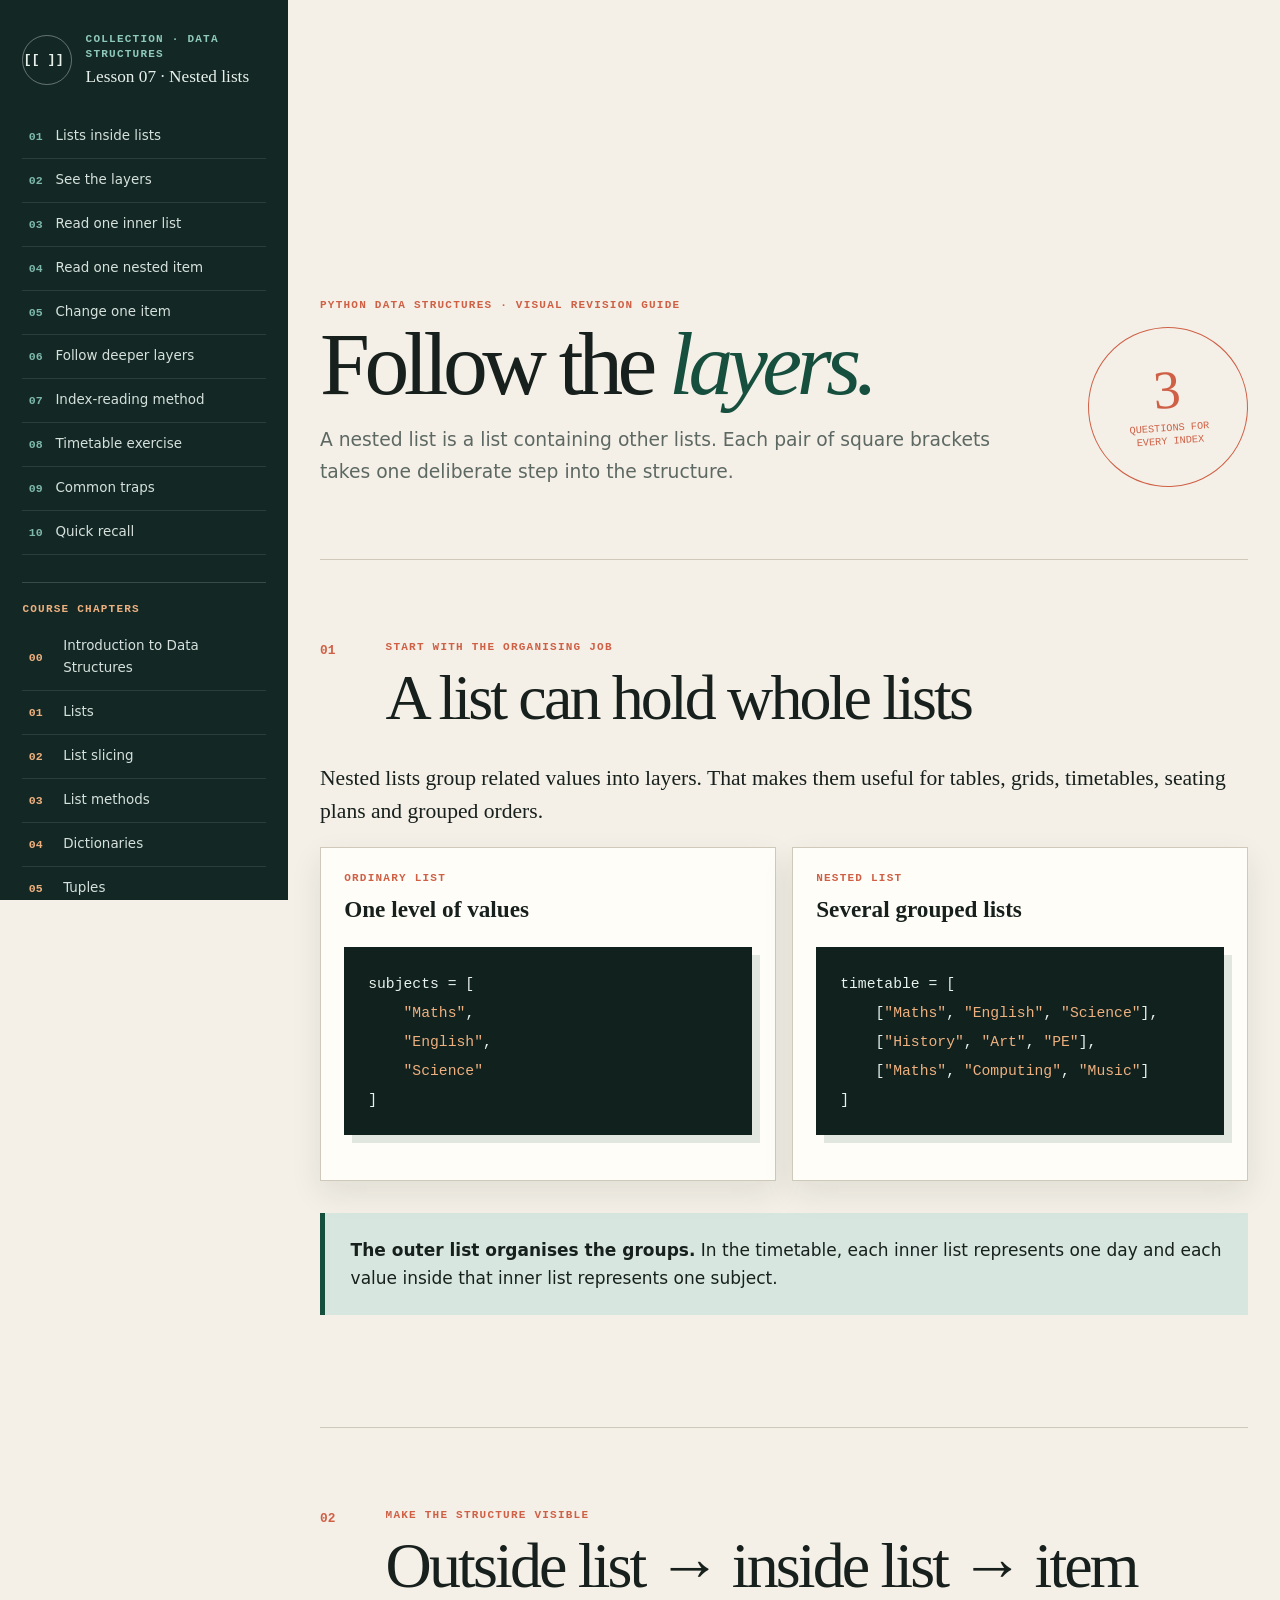
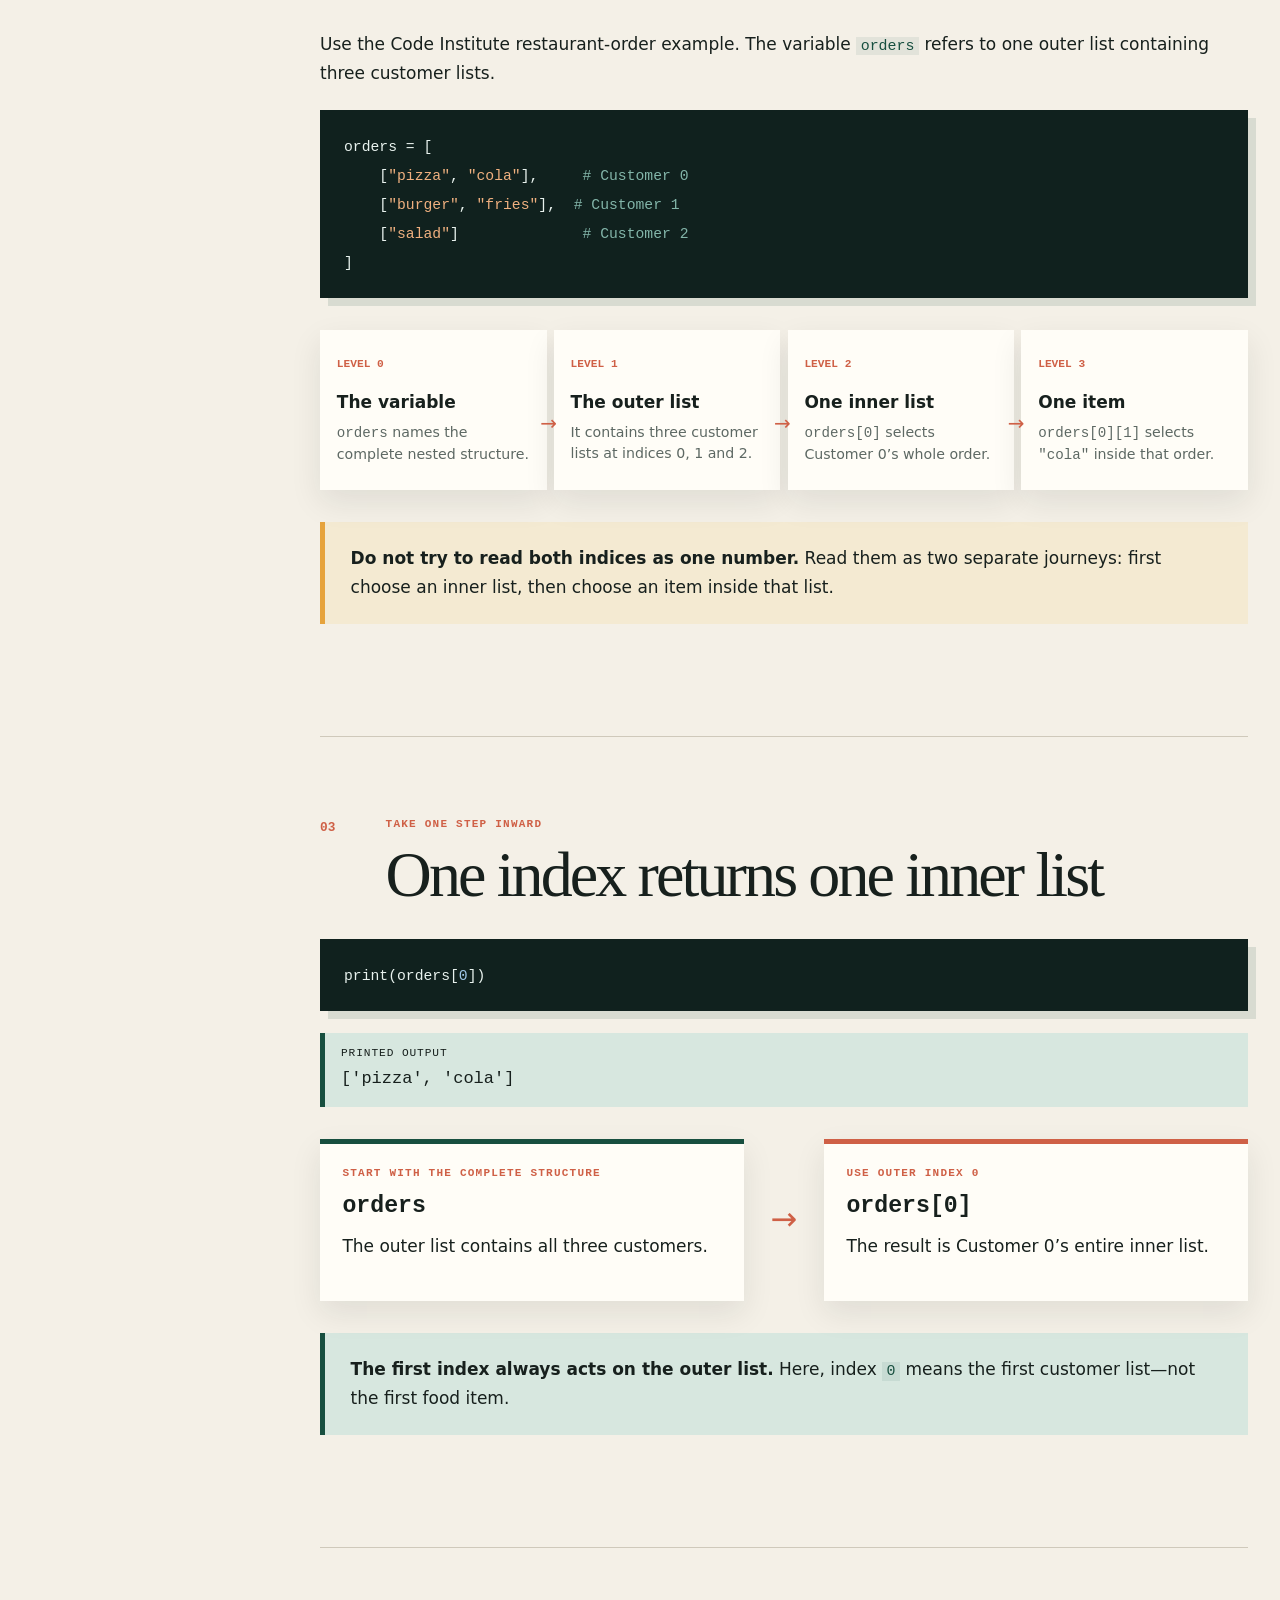
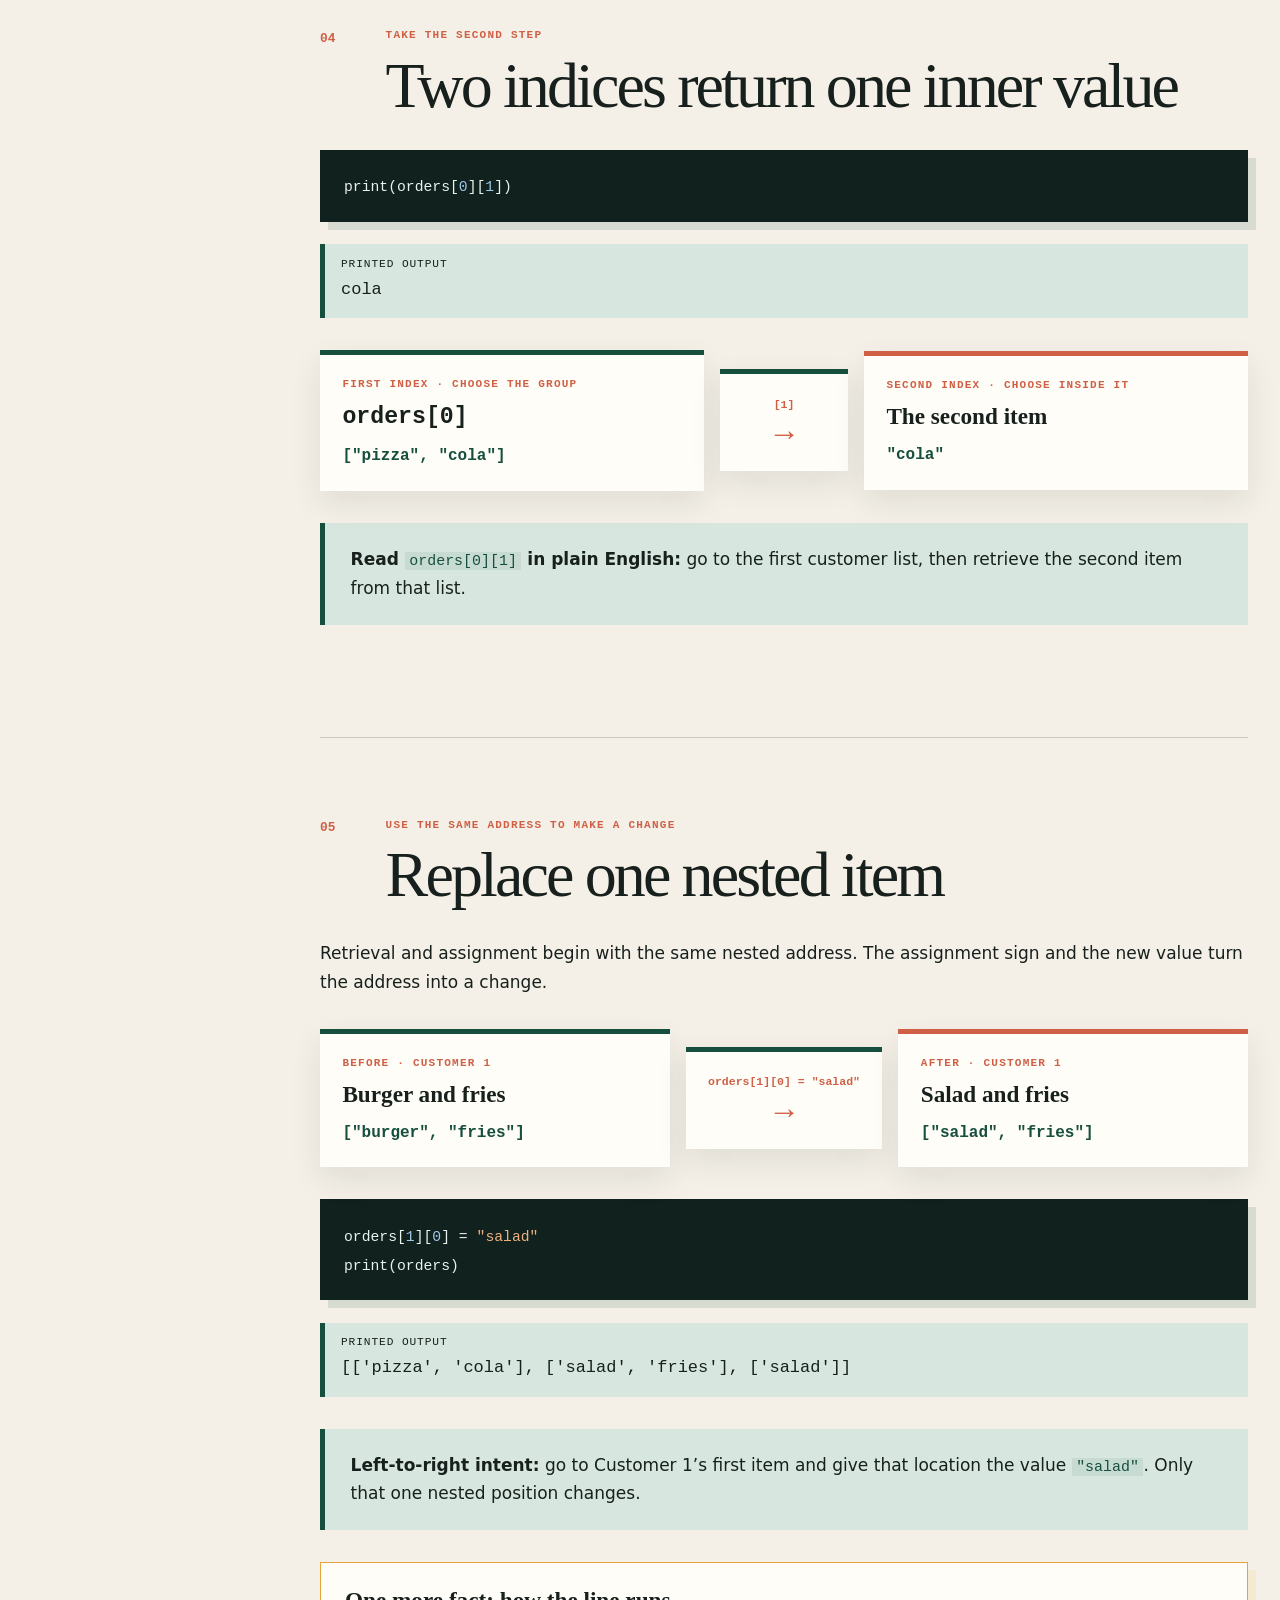
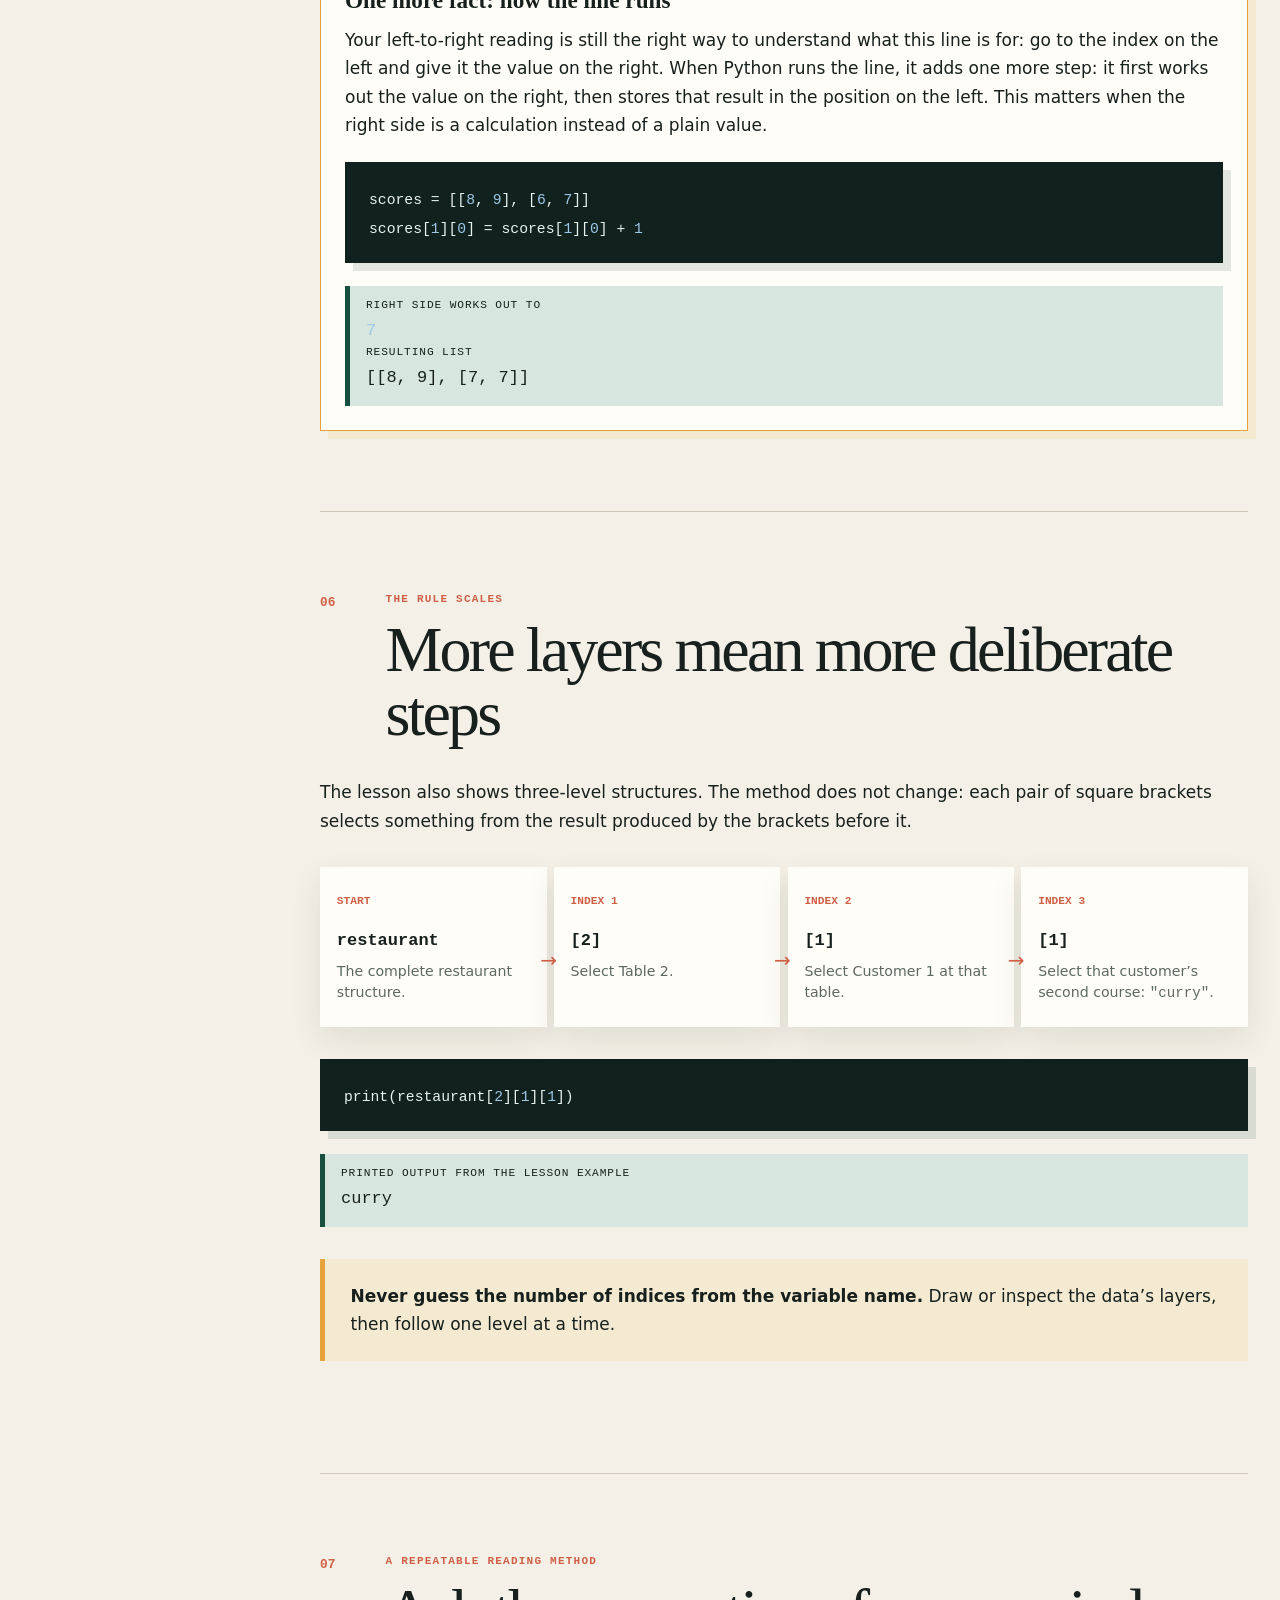
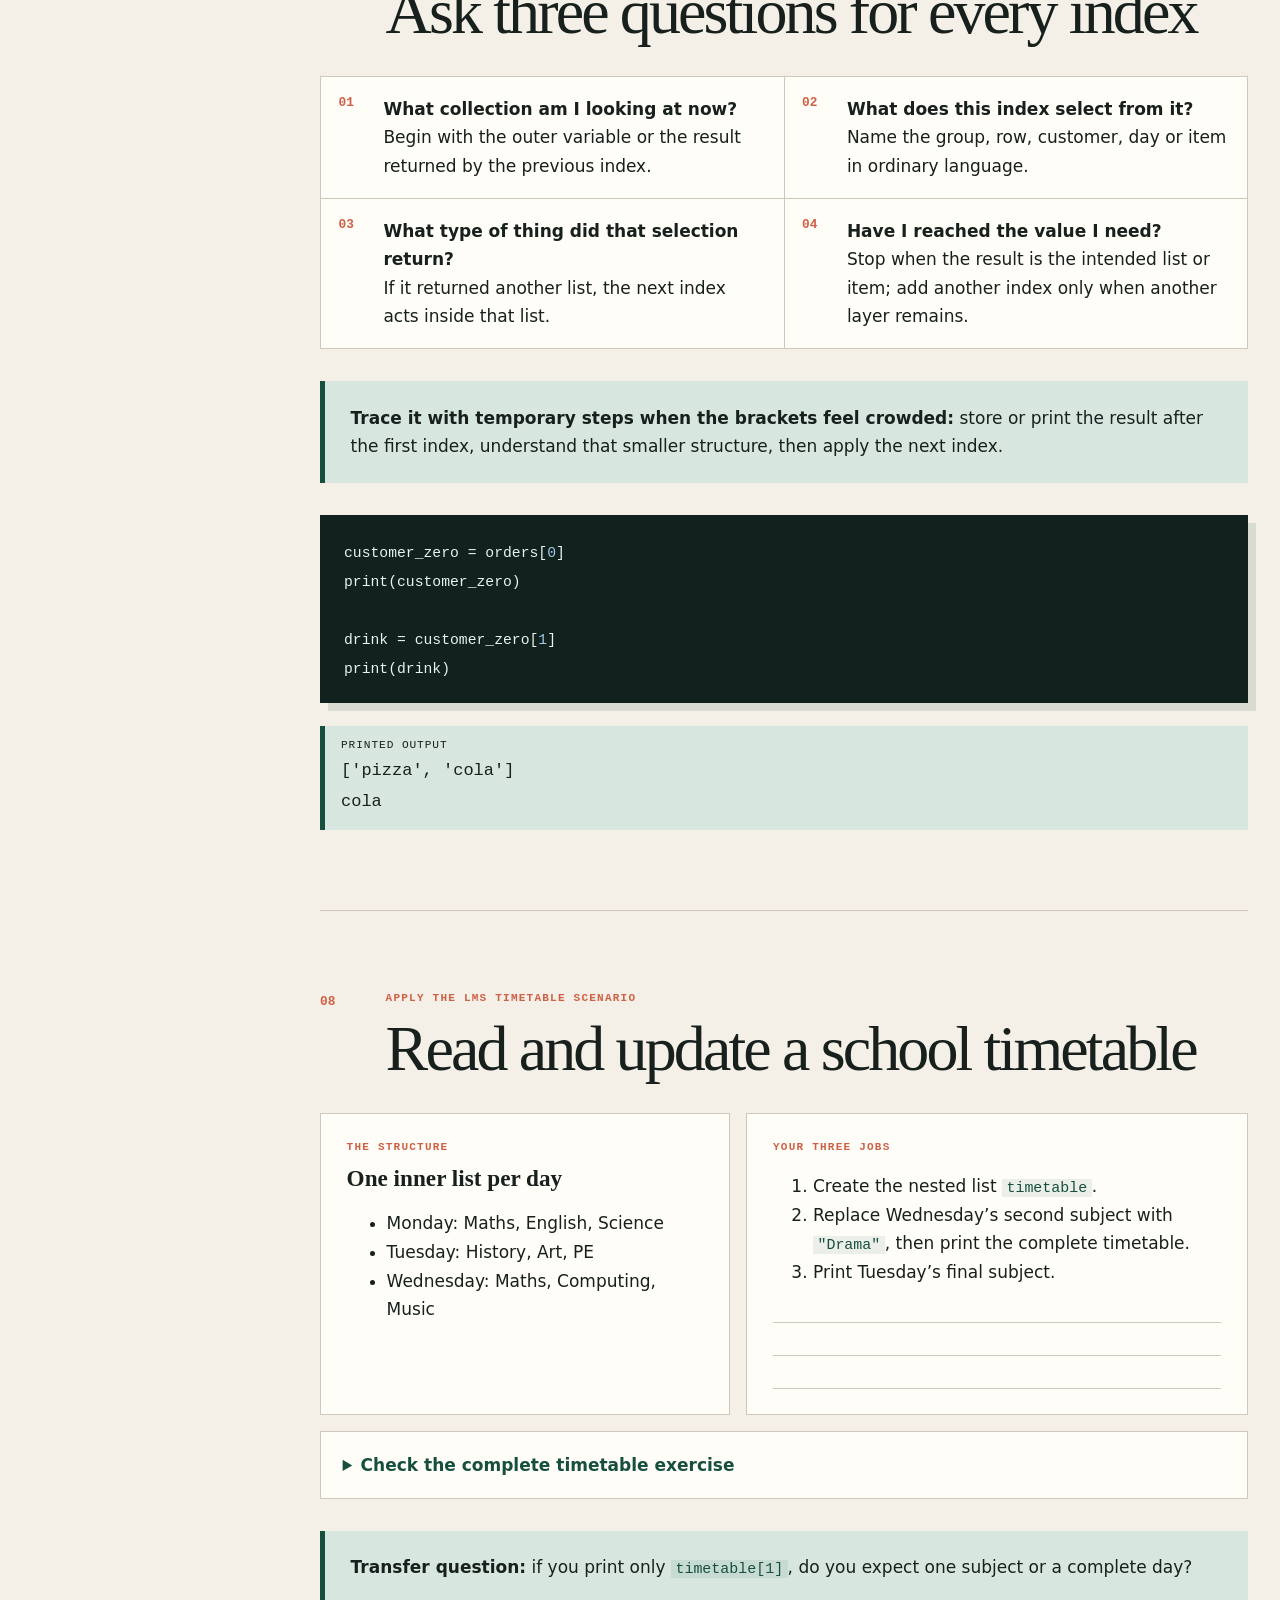
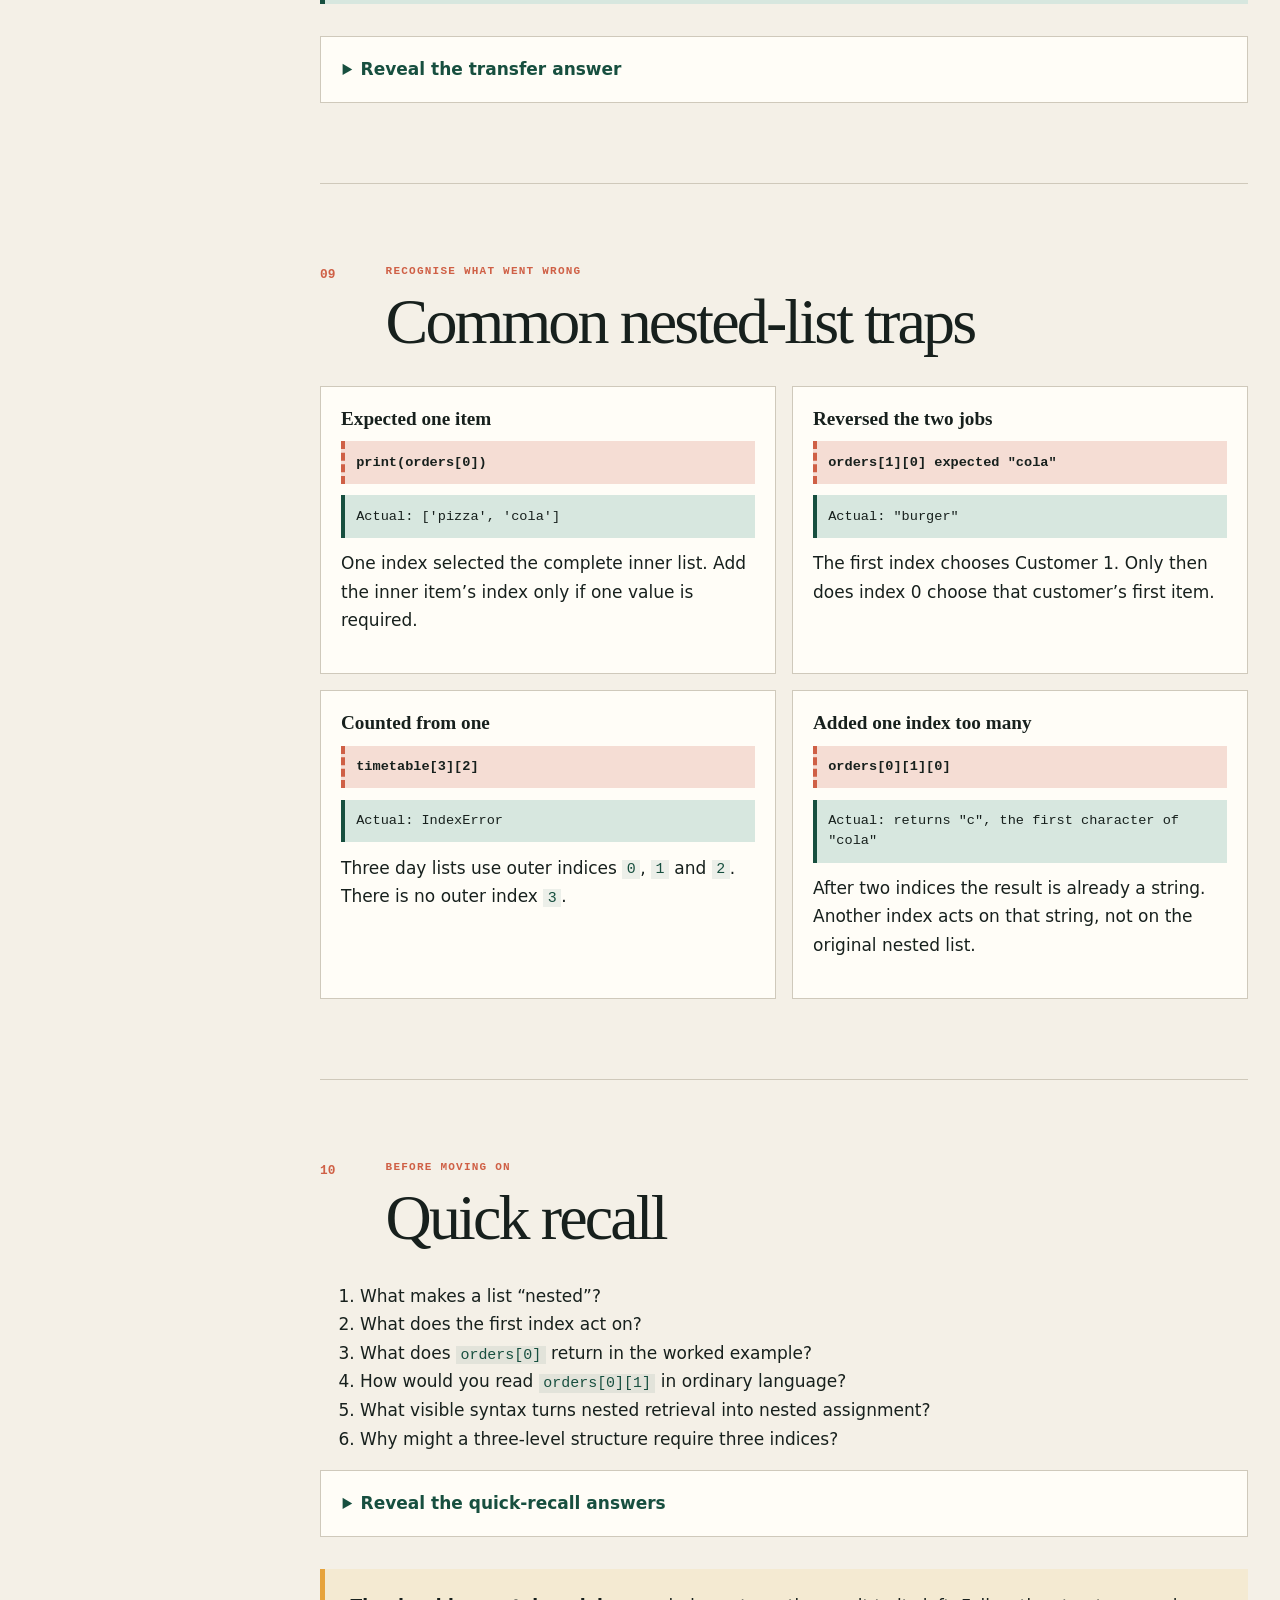
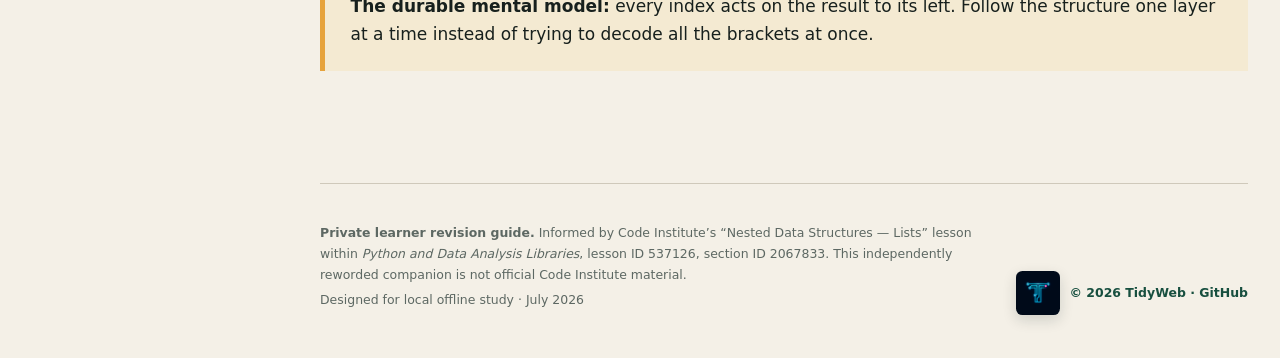
<file: Lists and Tuples/07-nested-lists-visual-guide.html>
<!doctype html>
<html lang="en-GB">
<head>
  <meta charset="utf-8">
  <meta name="viewport" content="width=device-width, initial-scale=1">
  <title>Python Nested Lists — Follow the Layers</title>
  <link rel="stylesheet" href="../assets/lesson-guide.css">
</head>
<body>
<a class="skip" href="#content">Skip to lesson</a>

<aside class="rail" aria-label="Lesson navigation">
  <div class="brand">
    <a class="brand-mark brand-home" href="../index.html" aria-label="Introduction to Data Structures">[[ ]]</a>
    <div><p class="eyebrow">Collection · Data structures</p><p class="brand-name">Lesson 07 · Nested lists</p></div>
  </div>
  <nav class="section-nav" aria-label="Sections in Lesson 07">
    <ol>
      <li><a href="#purpose"><span>01</span> Lists inside lists</a></li>
      <li><a href="#shape"><span>02</span> See the layers</a></li>
      <li><a href="#outer"><span>03</span> Read one inner list</a></li>
      <li><a href="#item"><span>04</span> Read one nested item</a></li>
      <li><a href="#change"><span>05</span> Change one item</a></li>
      <li><a href="#deeper"><span>06</span> Follow deeper layers</a></li>
      <li><a href="#method"><span>07</span> Index-reading method</a></li>
      <li><a href="#practice"><span>08</span> Timetable exercise</a></li>
      <li><a href="#traps"><span>09</span> Common traps</a></li>
      <li><a href="#recall"><span>10</span> Quick recall</a></li>
    </ol>
  </nav>
  <nav class="course-nav" aria-label="Course chapters">
    <p>Course chapters</p>
    <ol>
      <li><a href="../index.html"><span>00</span> Introduction to Data Structures</a></li>
      <li><a href="01-lists-visual-guide.html"><span>01</span> Lists</a></li>
      <li><a href="02-list-slicing-visual-guide.html"><span>02</span> List slicing</a></li>
      <li><a href="03-list-methods-visual-guide.html"><span>03</span> List methods</a></li>
      <li><a href="04-dictionaries-visual-guide.html"><span>04</span> Dictionaries</a></li>
      <li><a href="05-tuples-visual-guide.html"><span>05</span> Tuples</a></li>
      <li><a href="06-sets-visual-guide.html"><span>06</span> Sets</a></li>
      <li><a href="07-nested-lists-visual-guide.html" aria-current="page"><span>07</span> Nested lists</a></li>
      <li><a href="08-nested-dictionaries-visual-guide.html"><span>08</span> Nested dictionaries</a></li>
      <li><a href="09-containment-in-operator-visual-guide.html"><span>09</span> Containment</a></li>
    </ol>
  </nav>
  <div class="rail-note">
    <p><strong>This page covers nested lists.</strong></p>
    <p>Its foundation is following one index at a time, from the outside layer towards the value inside.</p>
  </div>
</aside>

<main id="content">
  <header class="hero">
    <div>
      <p class="eyebrow">Python data structures · visual revision guide</p>
      <h1>Follow the <em>layers.</em></h1>
      <p class="lede">A nested list is a list containing other lists. Each pair of square brackets takes one deliberate step into the structure.</p>
    </div>
    <div class="hero-index"><strong>3</strong><span>questions for every index</span></div>
  </header>

  <section class="lesson" id="purpose">
    <div class="lesson-head"><p class="lesson-no">01</p><div><p class="eyebrow">Start with the organising job</p><h2>A list can hold whole lists</h2></div></div>
    <p class="thesis">Nested lists group related values into layers. That makes them useful for tables, grids, timetables, seating plans and grouped orders.</p>
    <div class="two">
      <article class="card">
        <p class="card-label">Ordinary list</p>
        <h3>One level of values</h3>
        <div class="code-block"><code>subjects = [
    <span class="code-string">"Maths"</span>,
    <span class="code-string">"English"</span>,
    <span class="code-string">"Science"</span>
]</code></div>
      </article>
      <article class="card">
        <p class="card-label">Nested list</p>
        <h3>Several grouped lists</h3>
        <div class="code-block"><code>timetable = [
    [<span class="code-string">"Maths"</span>, <span class="code-string">"English"</span>, <span class="code-string">"Science"</span>],
    [<span class="code-string">"History"</span>, <span class="code-string">"Art"</span>, <span class="code-string">"PE"</span>],
    [<span class="code-string">"Maths"</span>, <span class="code-string">"Computing"</span>, <span class="code-string">"Music"</span>]
]</code></div>
      </article>
    </div>
    <div class="callout"><p><strong>The outer list organises the groups.</strong> In the timetable, each inner list represents one day and each value inside that inner list represents one subject.</p></div>
  </section>

  <section class="lesson" id="shape">
    <div class="lesson-head"><p class="lesson-no">02</p><div><p class="eyebrow">Make the structure visible</p><h2>Outside list → inside list → item</h2></div></div>
    <p>Use the Code Institute restaurant-order example. The variable <code>orders</code> refers to one outer list containing three customer lists.</p>
    <div class="code-block"><code>orders = [
    [<span class="code-string">"pizza"</span>, <span class="code-string">"cola"</span>],     <span class="code-comment"># Customer 0</span>
    [<span class="code-string">"burger"</span>, <span class="code-string">"fries"</span>],  <span class="code-comment"># Customer 1</span>
    [<span class="code-string">"salad"</span>]              <span class="code-comment"># Customer 2</span>
]</code></div>
    <div class="route">
      <article><span>LEVEL 0</span><strong>The variable</strong><small><code>orders</code> names the complete nested structure.</small></article>
      <article><span>LEVEL 1</span><strong>The outer list</strong><small>It contains three customer lists at indices 0, 1 and 2.</small></article>
      <article><span>LEVEL 2</span><strong>One inner list</strong><small><code>orders[0]</code> selects Customer 0’s whole order.</small></article>
      <article><span>LEVEL 3</span><strong>One item</strong><small><code>orders[0][1]</code> selects <code>"cola"</code> inside that order.</small></article>
    </div>
    <div class="callout callout--amber"><p><strong>Do not try to read both indices as one number.</strong> Read them as two separate journeys: first choose an inner list, then choose an item inside that list.</p></div>
  </section>

  <section class="lesson" id="outer">
    <div class="lesson-head"><p class="lesson-no">03</p><div><p class="eyebrow">Take one step inward</p><h2>One index returns one inner list</h2></div></div>
    <div class="code-block"><code>print(orders[<span class="code-num">0</span>])</code></div>
    <div class="output"><strong>Printed output</strong><code>['pizza', 'cola']</code></div>
    <div class="anatomy">
      <div>
        <p class="card-label">Start with the complete structure</p>
        <h3><code>orders</code></h3>
        <p>The outer list contains all three customers.</p>
      </div>
      <div class="arrow" aria-hidden="true">→</div>
      <div>
        <p class="card-label">Use outer index 0</p>
        <h3><code>orders[0]</code></h3>
        <p>The result is Customer 0’s entire inner list.</p>
      </div>
    </div>
    <div class="callout"><p><strong>The first index always acts on the outer list.</strong> Here, index <code>0</code> means the first customer list—not the first food item.</p></div>
  </section>

  <section class="lesson" id="item">
    <div class="lesson-head"><p class="lesson-no">04</p><div><p class="eyebrow">Take the second step</p><h2>Two indices return one inner value</h2></div></div>
    <div class="code-block"><code>print(orders[<span class="code-num">0</span>][<span class="code-num">1</span>])</code></div>
    <div class="output"><strong>Printed output</strong><code>cola</code></div>
    <div class="operation operation--labelled">
      <div>
        <p class="card-label">First index · choose the group</p>
        <h3><code>orders[0]</code></h3>
        <code class="syntax">["pizza", "cola"]</code>
      </div>
      <div class="operation-label"><code>[1]</code></div>
      <div>
        <p class="card-label">Second index · choose inside it</p>
        <h3>The second item</h3>
        <code class="syntax">"cola"</code>
      </div>
    </div>
    <div class="callout"><p><strong>Read <code>orders[0][1]</code> in plain English:</strong> go to the first customer list, then retrieve the second item from that list.</p></div>
  </section>

  <section class="lesson" id="change">
    <div class="lesson-head"><p class="lesson-no">05</p><div><p class="eyebrow">Use the same address to make a change</p><h2>Replace one nested item</h2></div></div>
    <p>Retrieval and assignment begin with the same nested address. The assignment sign and the new value turn the address into a change.</p>
    <div class="operation operation--labelled">
      <div>
        <p class="card-label">Before · Customer 1</p>
        <h3>Burger and fries</h3>
        <code class="syntax">["burger", "fries"]</code>
      </div>
      <div class="operation-label"><code>orders[1][0] = "salad"</code></div>
      <div>
        <p class="card-label">After · Customer 1</p>
        <h3>Salad and fries</h3>
        <code class="syntax">["salad", "fries"]</code>
      </div>
    </div>
    <div class="code-block"><code>orders[<span class="code-num">1</span>][<span class="code-num">0</span>] = <span class="code-string">"salad"</span>
print(orders)</code></div>
    <div class="output"><strong>Printed output</strong><code>[['pizza', 'cola'], ['salad', 'fries'], ['salad']]</code></div>
    <div class="callout"><p><strong>Left-to-right intent:</strong> go to Customer 1’s first item and give that location the value <code>"salad"</code>. Only that one nested position changes.</p></div>
    <div class="future-note">
      <h3>One more fact: how the line runs</h3>
      <p>Your left-to-right reading is still the right way to understand what this line is for: go to the index on the left and give it the value on the right. When Python runs the line, it adds one more step: it first works out the value on the right, then stores that result in the position on the left. This matters when the right side is a calculation instead of a plain value.</p>
      <div class="code-block"><code>scores = [[<span class="code-num">8</span>, <span class="code-num">9</span>], [<span class="code-num">6</span>, <span class="code-num">7</span>]]
scores[<span class="code-num">1</span>][<span class="code-num">0</span>] = scores[<span class="code-num">1</span>][<span class="code-num">0</span>] + <span class="code-num">1</span></code></div>
      <div class="output"><strong>Right side works out to</strong><code><span class="code-num">7</span></code><strong>Resulting list</strong><code>[[8, 9], [7, 7]]</code></div>
    </div>
  </section>

  <section class="lesson" id="deeper">
    <div class="lesson-head"><p class="lesson-no">06</p><div><p class="eyebrow">The rule scales</p><h2>More layers mean more deliberate steps</h2></div></div>
    <p>The lesson also shows three-level structures. The method does not change: each pair of square brackets selects something from the result produced by the brackets before it.</p>
    <div class="route">
      <article><span>START</span><strong><code>restaurant</code></strong><small>The complete restaurant structure.</small></article>
      <article><span>INDEX 1</span><strong><code>[2]</code></strong><small>Select Table 2.</small></article>
      <article><span>INDEX 2</span><strong><code>[1]</code></strong><small>Select Customer 1 at that table.</small></article>
      <article><span>INDEX 3</span><strong><code>[1]</code></strong><small>Select that customer’s second course: <code>"curry"</code>.</small></article>
    </div>
    <div class="code-block"><code>print(restaurant[<span class="code-num">2</span>][<span class="code-num">1</span>][<span class="code-num">1</span>])</code></div>
    <div class="output"><strong>Printed output from the lesson example</strong><code>curry</code></div>
    <div class="callout callout--amber"><p><strong>Never guess the number of indices from the variable name.</strong> Draw or inspect the data’s layers, then follow one level at a time.</p></div>
  </section>

  <section class="lesson" id="method">
    <div class="lesson-head"><p class="lesson-no">07</p><div><p class="eyebrow">A repeatable reading method</p><h2>Ask three questions for every index</h2></div></div>
    <ul class="checklist">
      <li><span>01</span><p><strong>What collection am I looking at now?</strong><br>Begin with the outer variable or the result returned by the previous index.</p></li>
      <li><span>02</span><p><strong>What does this index select from it?</strong><br>Name the group, row, customer, day or item in ordinary language.</p></li>
      <li><span>03</span><p><strong>What type of thing did that selection return?</strong><br>If it returned another list, the next index acts inside that list.</p></li>
      <li><span>04</span><p><strong>Have I reached the value I need?</strong><br>Stop when the result is the intended list or item; add another index only when another layer remains.</p></li>
    </ul>
    <div class="callout"><p><strong>Trace it with temporary steps when the brackets feel crowded:</strong> store or print the result after the first index, understand that smaller structure, then apply the next index.</p></div>
    <div class="code-block"><code>customer_zero = orders[<span class="code-num">0</span>]
print(customer_zero)

drink = customer_zero[<span class="code-num">1</span>]
print(drink)</code></div>
    <div class="output"><strong>Printed output</strong><code>['pizza', 'cola']<br>cola</code></div>
  </section>

  <section class="lesson" id="practice">
    <div class="lesson-head"><p class="lesson-no">08</p><div><p class="eyebrow">Apply the LMS timetable scenario</p><h2>Read and update a school timetable</h2></div></div>
    <div class="practice">
      <div>
        <p class="card-label">The structure</p>
        <h3>One inner list per day</h3>
        <ul>
          <li>Monday: Maths, English, Science</li>
          <li>Tuesday: History, Art, PE</li>
          <li>Wednesday: Maths, Computing, Music</li>
        </ul>
      </div>
      <div>
        <p class="card-label">Your three jobs</p>
        <ol>
          <li>Create the nested list <code>timetable</code>.</li>
          <li>Replace Wednesday’s second subject with <code>"Drama"</code>, then print the complete timetable.</li>
          <li>Print Tuesday’s final subject.</li>
        </ol>
        <div class="answer-lines"><span></span><span></span><span></span></div>
      </div>
    </div>
    <details class="answer-check">
      <summary>Check the complete timetable exercise</summary>
      <div>
        <div class="code-block"><code>timetable = [
    [<span class="code-string">"Maths"</span>, <span class="code-string">"English"</span>, <span class="code-string">"Science"</span>],
    [<span class="code-string">"History"</span>, <span class="code-string">"Art"</span>, <span class="code-string">"PE"</span>],
    [<span class="code-string">"Maths"</span>, <span class="code-string">"Computing"</span>, <span class="code-string">"Music"</span>]
]

timetable[<span class="code-num">2</span>][<span class="code-num">1</span>] = <span class="code-string">"Drama"</span>
print(timetable)
print(timetable[<span class="code-num">1</span>][<span class="code-num">2</span>])</code></div>
        <div class="output"><strong>Printed output</strong><code>[['Maths', 'English', 'Science'], ['History', 'Art', 'PE'], ['Maths', 'Drama', 'Music']]<br>PE</code></div>
        <p>Wednesday is outer index <code>2</code>; its second subject is inner index <code>1</code>. Tuesday is outer index <code>1</code>; its last subject is inner index <code>2</code>.</p>
      </div>
    </details>
    <div class="callout"><p><strong>Transfer question:</strong> if you print only <code>timetable[1]</code>, do you expect one subject or a complete day?</p></div>
    <details class="answer-check">
      <summary>Reveal the transfer answer</summary>
      <div><p>A complete day: <code>['History', 'Art', 'PE']</code>. One index selects one inner list. A second index is needed to retrieve one subject inside it.</p></div>
    </details>
  </section>

  <section class="lesson" id="traps">
    <div class="lesson-head"><p class="lesson-no">09</p><div><p class="eyebrow">Recognise what went wrong</p><h2>Common nested-list traps</h2></div></div>
    <div class="diagnostic-grid">
      <article class="diagnostic">
        <h3>Expected one item</h3>
        <span class="wrong">print(orders[0])</span>
        <span class="actual">Actual: ['pizza', 'cola']</span>
        <p>One index selected the complete inner list. Add the inner item’s index only if one value is required.</p>
      </article>
      <article class="diagnostic">
        <h3>Reversed the two jobs</h3>
        <span class="wrong">orders[1][0] expected "cola"</span>
        <span class="actual">Actual: "burger"</span>
        <p>The first index chooses Customer 1. Only then does index 0 choose that customer’s first item.</p>
      </article>
      <article class="diagnostic">
        <h3>Counted from one</h3>
        <span class="wrong">timetable[3][2]</span>
        <span class="actual">Actual: IndexError</span>
        <p>Three day lists use outer indices <code>0</code>, <code>1</code> and <code>2</code>. There is no outer index <code>3</code>.</p>
      </article>
      <article class="diagnostic">
        <h3>Added one index too many</h3>
        <span class="wrong">orders[0][1][0]</span>
        <span class="actual">Actual: returns "c", the first character of "cola"</span>
        <p>After two indices the result is already a string. Another index acts on that string, not on the original nested list.</p>
      </article>
    </div>
  </section>

  <section class="lesson" id="recall">
    <div class="lesson-head"><p class="lesson-no">10</p><div><p class="eyebrow">Before moving on</p><h2>Quick recall</h2></div></div>
    <ol>
      <li>What makes a list “nested”?</li>
      <li>What does the first index act on?</li>
      <li>What does <code>orders[0]</code> return in the worked example?</li>
      <li>How would you read <code>orders[0][1]</code> in ordinary language?</li>
      <li>What visible syntax turns nested retrieval into nested assignment?</li>
      <li>Why might a three-level structure require three indices?</li>
    </ol>
    <details class="answer-check">
      <summary>Reveal the quick-recall answers</summary>
      <div>
        <ol>
          <li>It contains another list—or several lists—as its elements.</li>
          <li>The first index acts on the outer list.</li>
          <li>Customer 0’s whole inner list: <code>['pizza', 'cola']</code>.</li>
          <li>Choose Customer 0’s list, then retrieve its second item.</li>
          <li>An assignment sign followed by the new value, such as <code>= "salad"</code>.</li>
          <li>Each index moves through one layer: for example table, then customer, then course.</li>
        </ol>
      </div>
    </details>
    <div class="callout callout--amber"><p><strong>The durable mental model:</strong> every index acts on the result to its left. Follow the structure one layer at a time instead of trying to decode all the brackets at once.</p></div>
  </section>

  <footer>
    <div><p><strong>Private learner revision guide.</strong> Informed by Code Institute’s “Nested Data Structures — Lists” lesson within <em>Python and Data Analysis Libraries</em>, lesson ID 537126, section ID 2067833. This independently reworded companion is not official Code Institute material.</p><p>Designed for local offline study · July 2026</p></div>
    <a class="tidy" href="https://github.com/TidyWeb/" target="_blank" rel="noopener"><img src="../assets/tidyweb_logo.png" alt="TidyWeb logo" width="44" height="44"><span>© 2026 TidyWeb · GitHub</span></a>
  </footer>
</main>
</body>
</html>
</file>
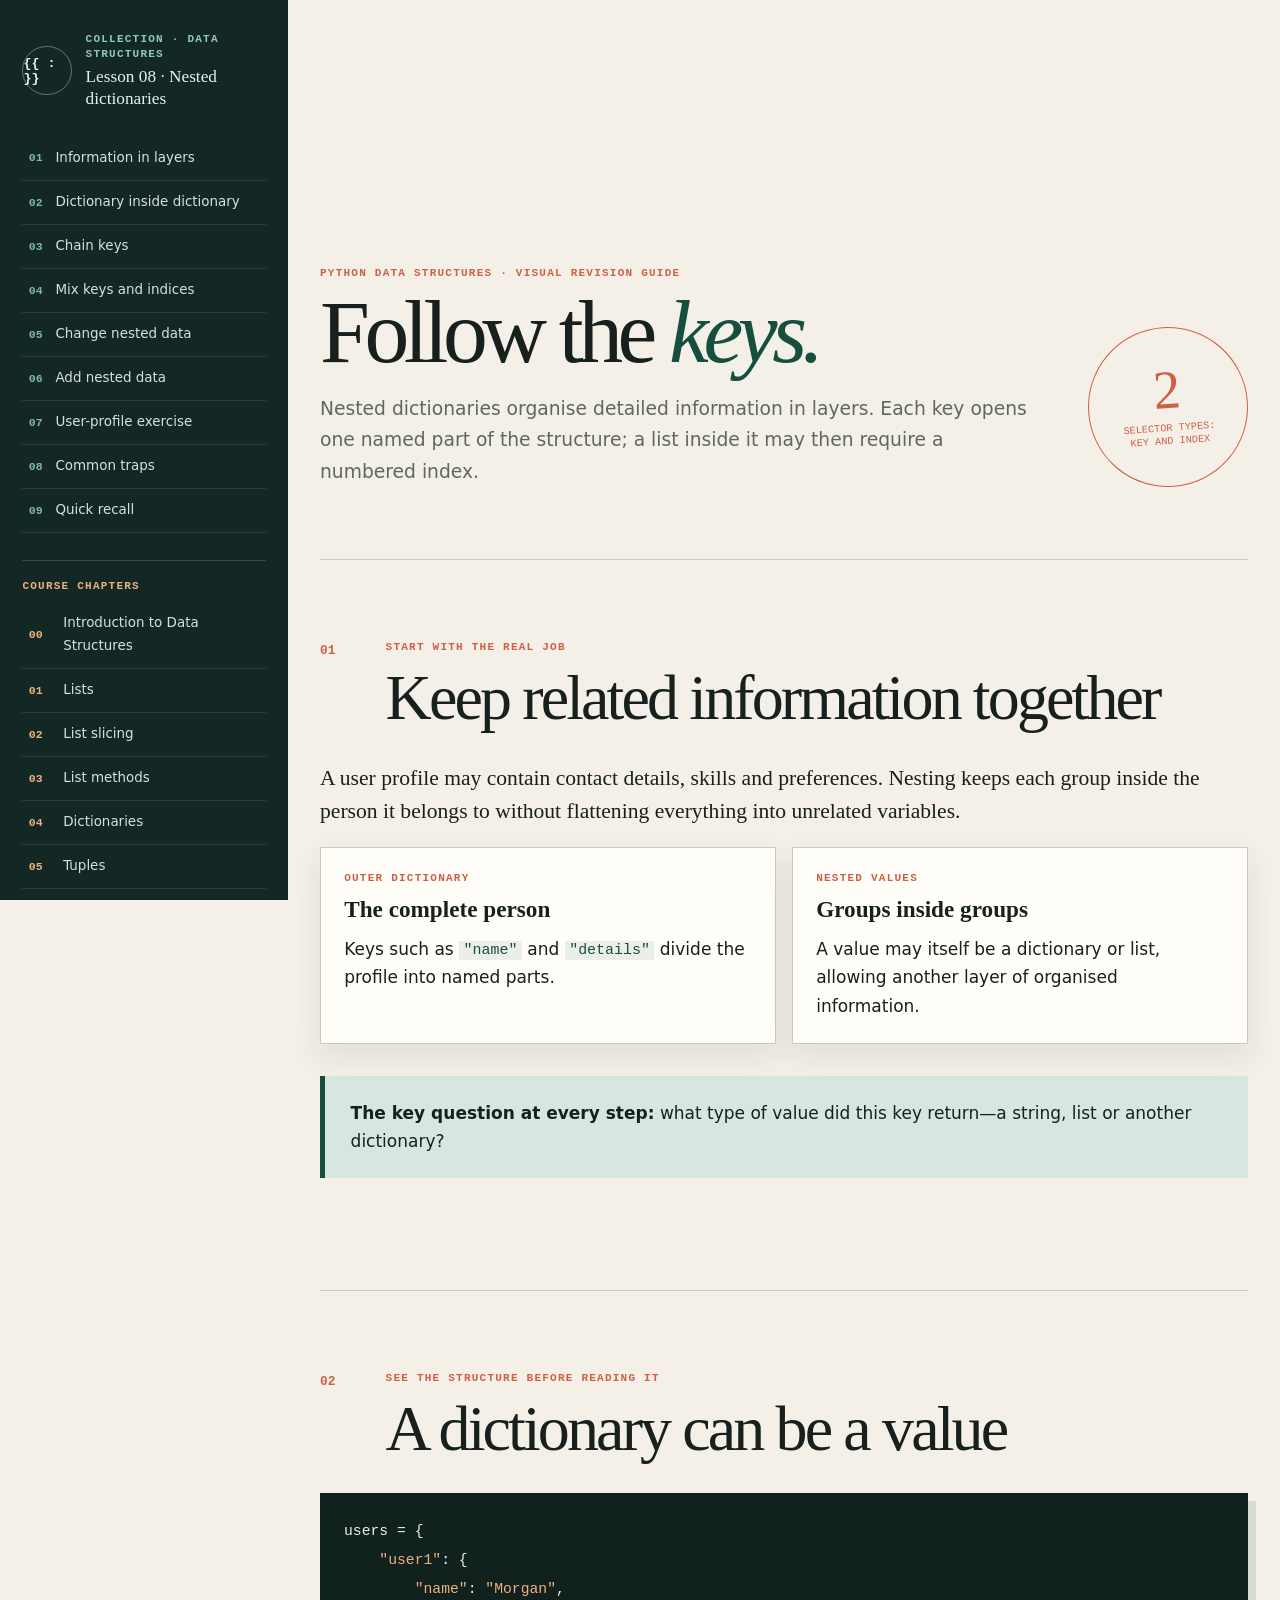
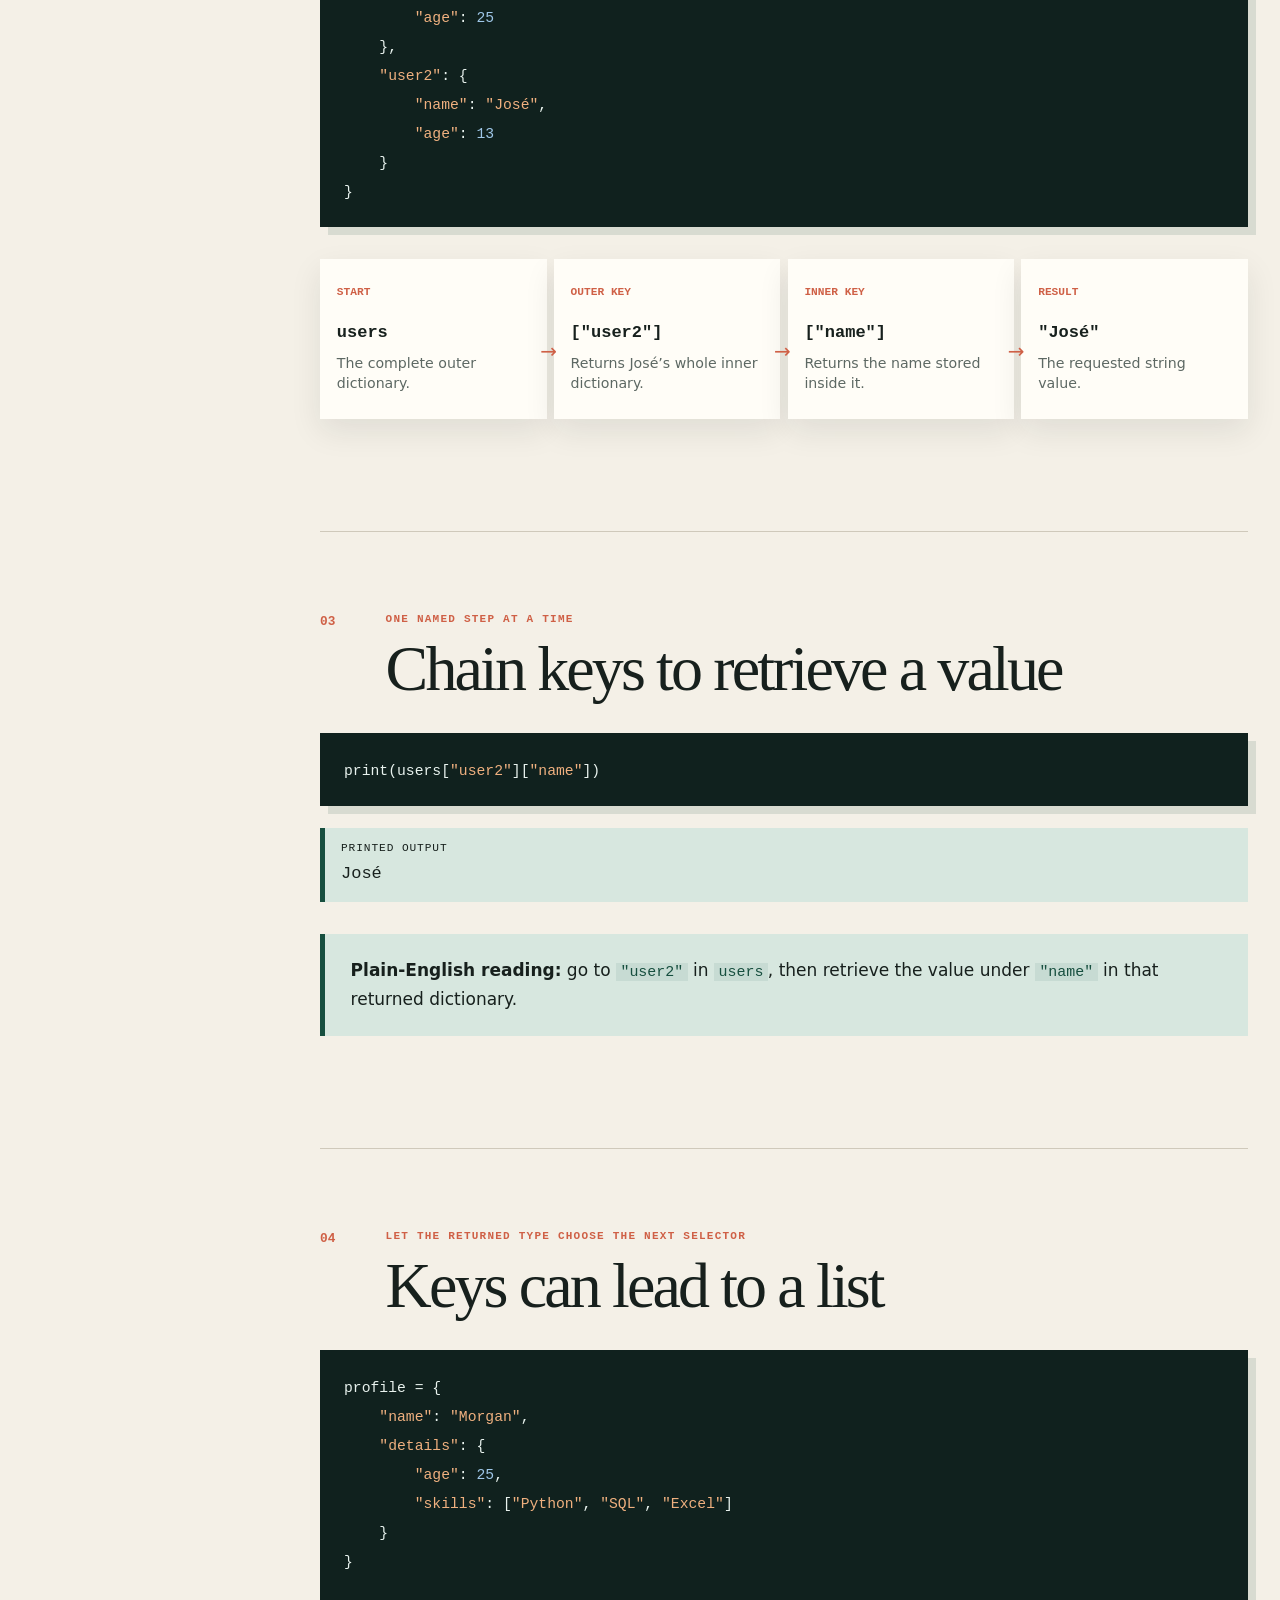
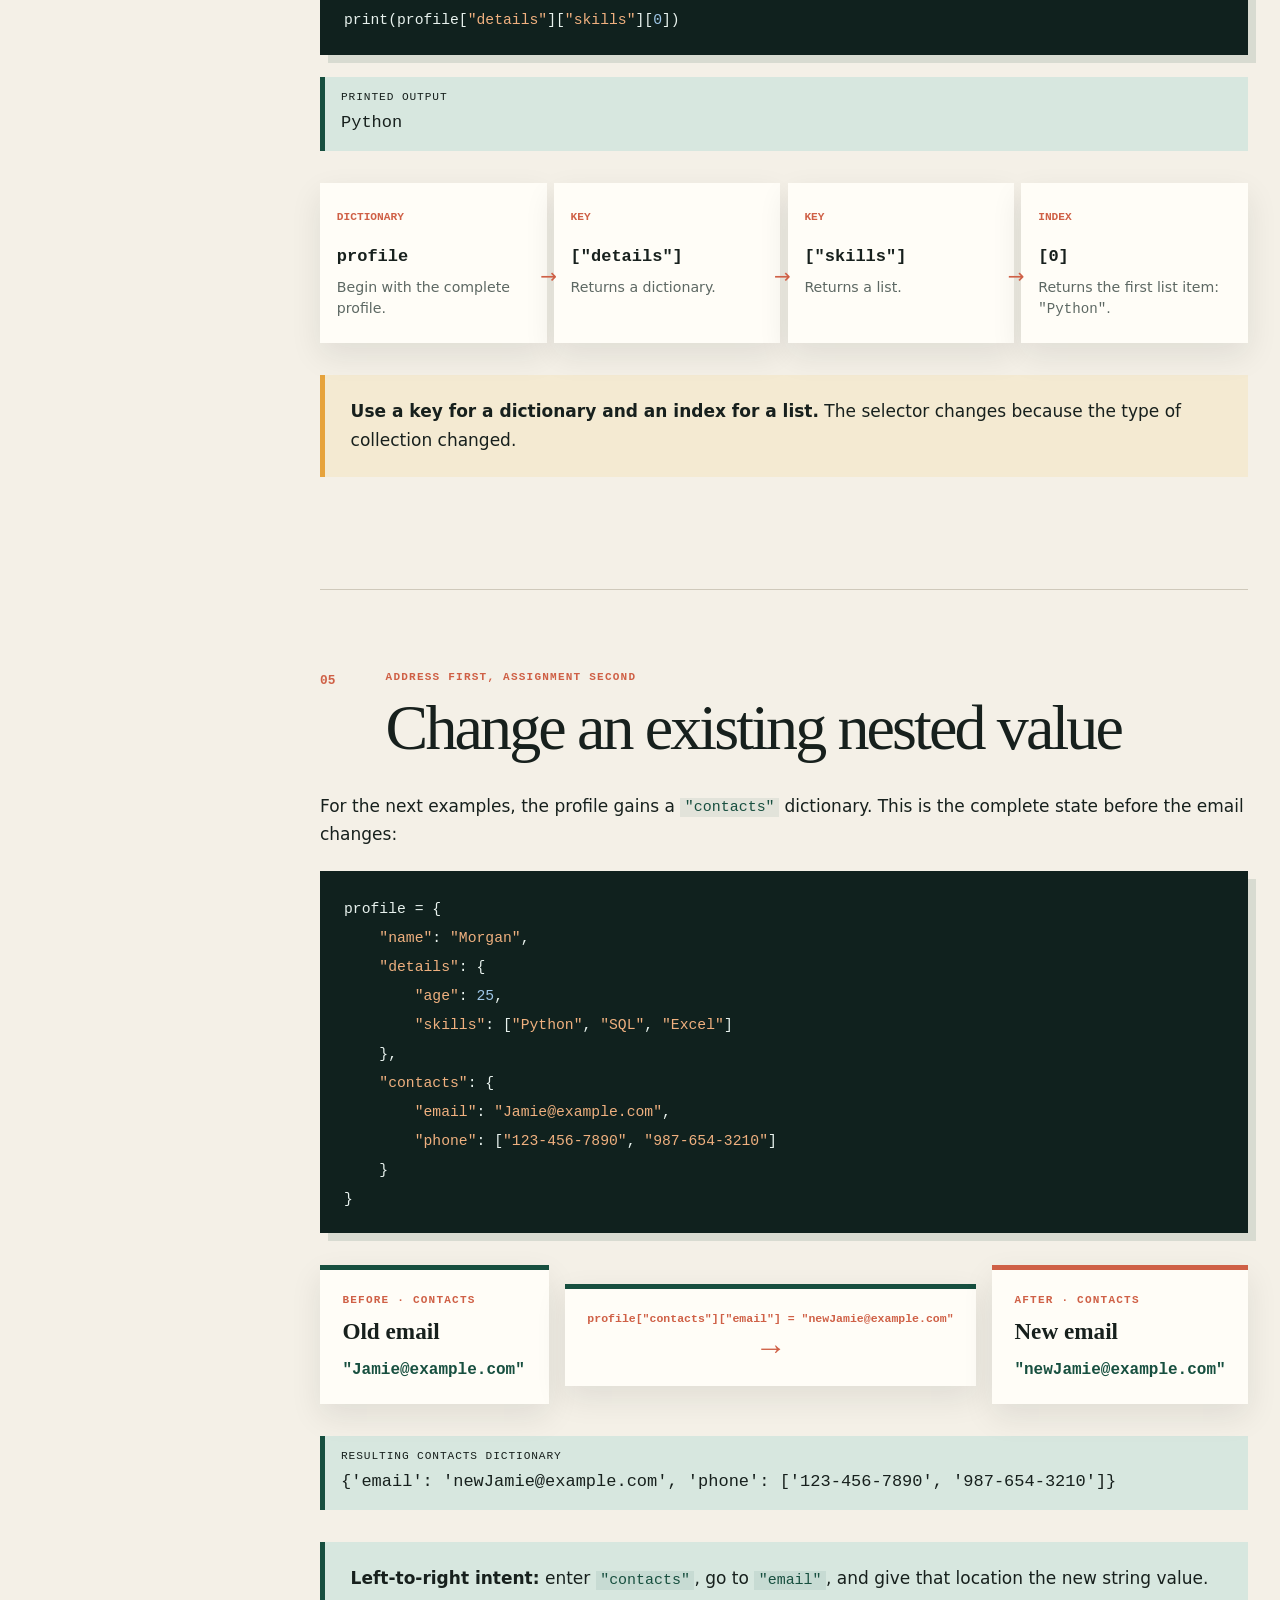
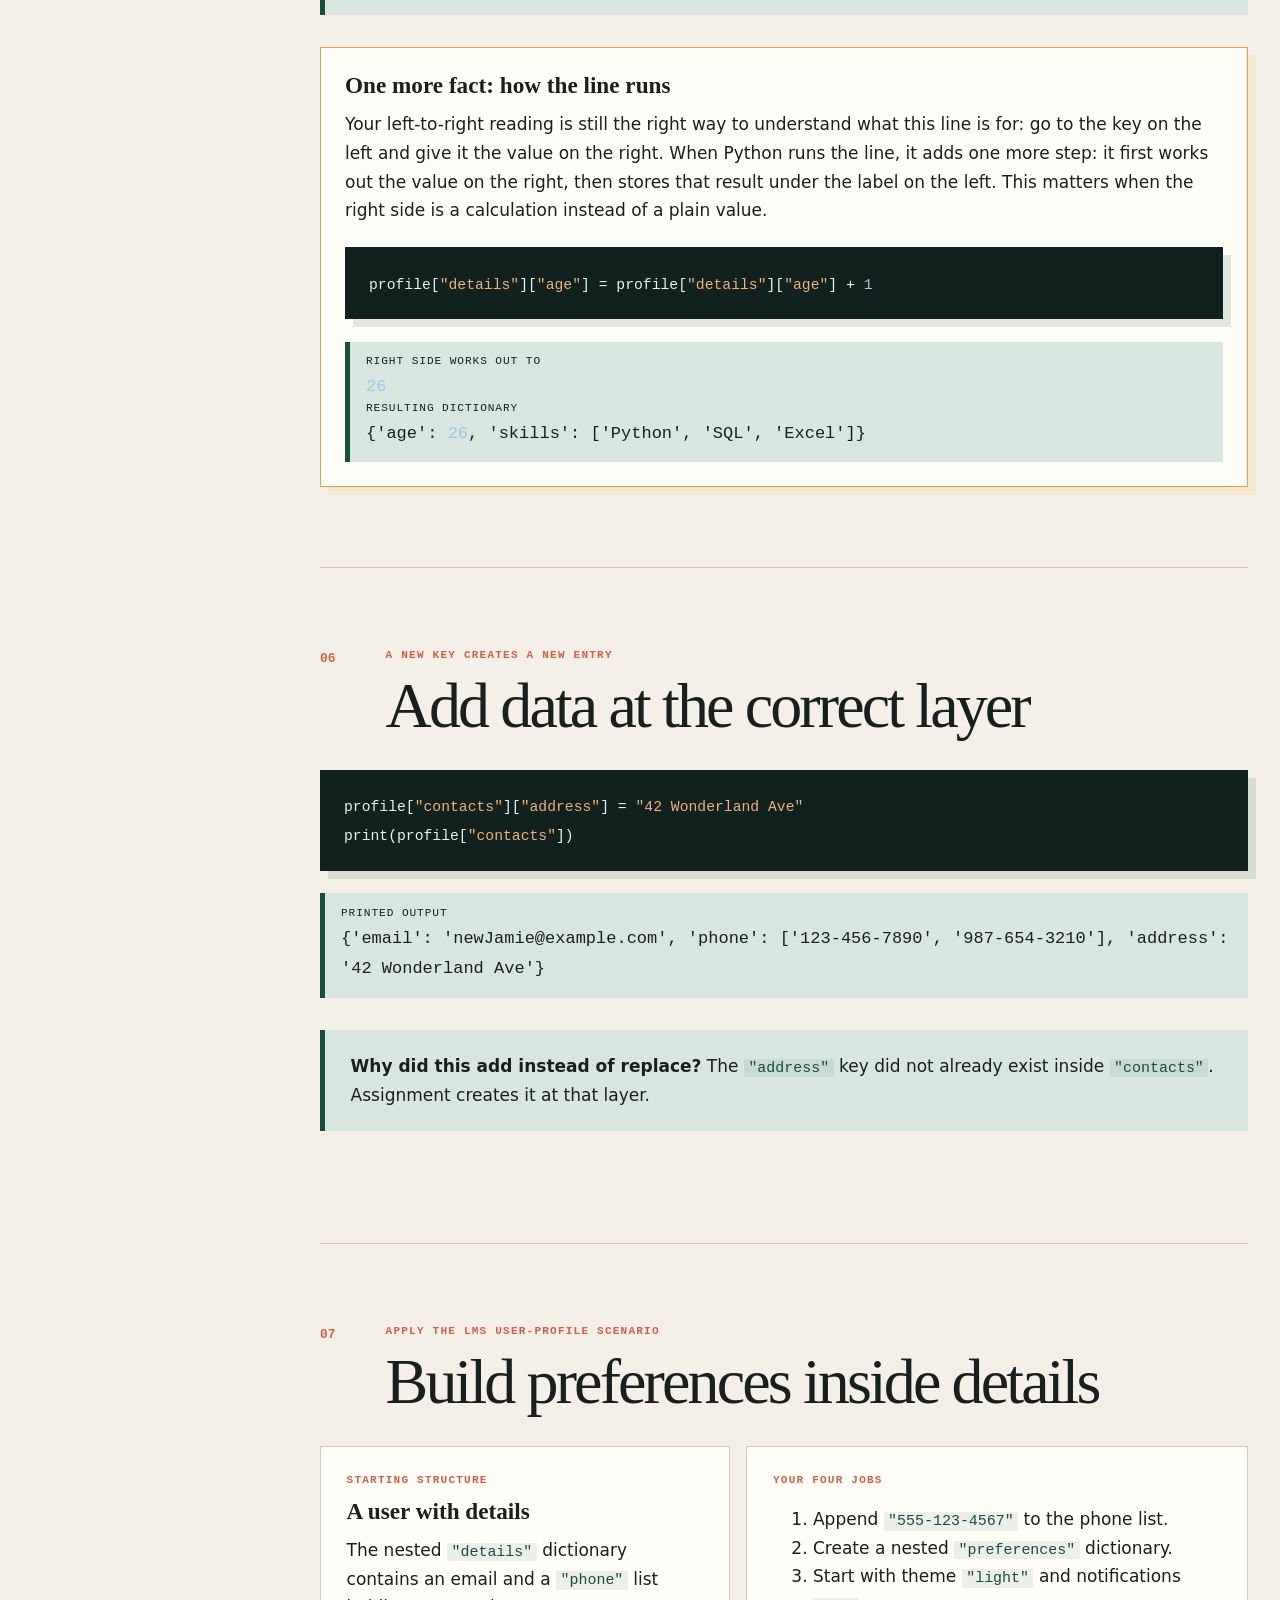
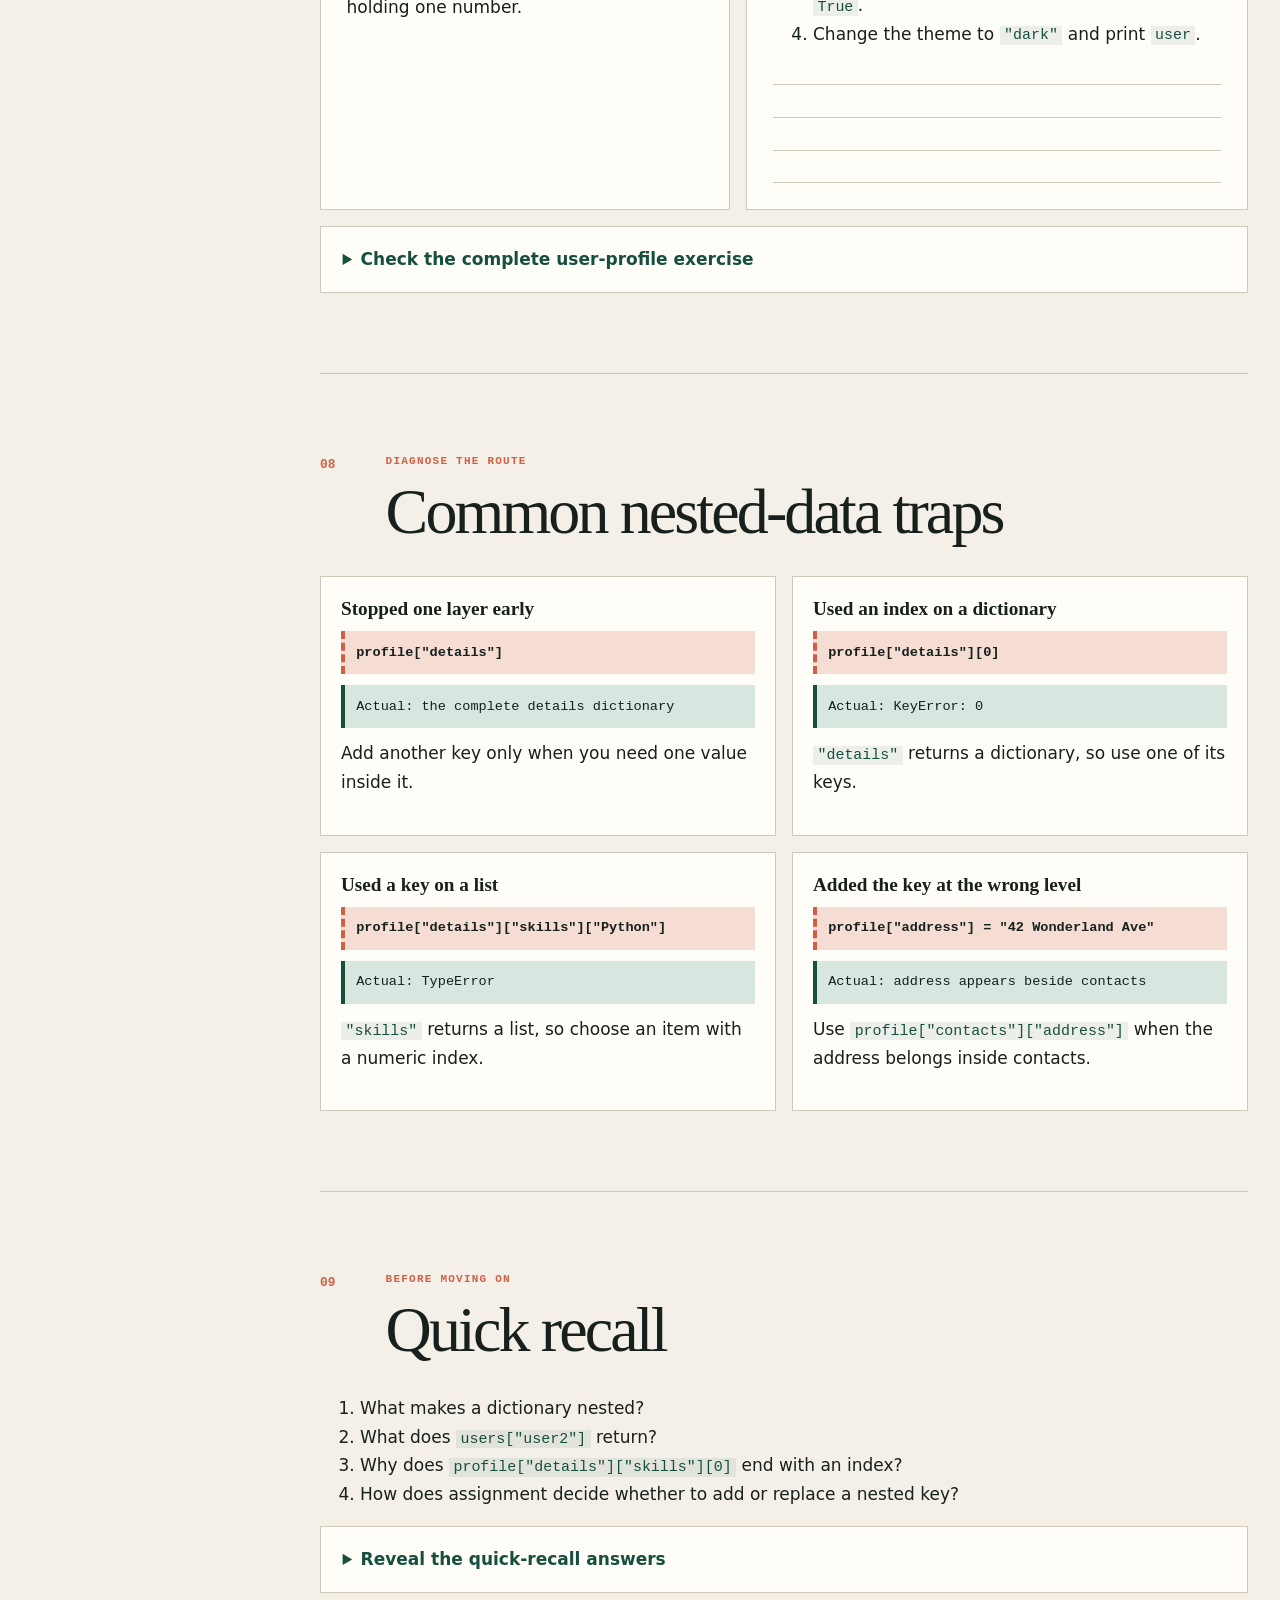
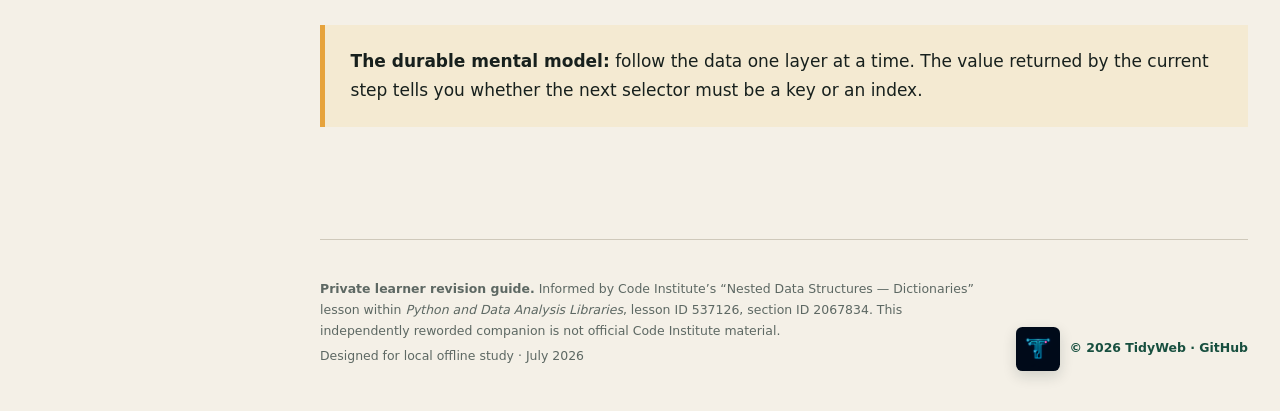
<file: Lists and Tuples/08-nested-dictionaries-visual-guide.html>
<!doctype html>
<html lang="en-GB">
<head>
  <meta charset="utf-8">
  <meta name="viewport" content="width=device-width, initial-scale=1">
  <title>Python Nested Dictionaries — Follow the Keys</title>
  <link rel="stylesheet" href="../assets/lesson-guide.css">
</head>
<body>
<a class="skip" href="#content">Skip to lesson</a>
<aside class="rail" aria-label="Lesson navigation">
  <div class="brand"><a class="brand-mark brand-home" href="../index.html" aria-label="Introduction to Data Structures">{{ : }}</a><div><p class="eyebrow">Collection · Data structures</p><p class="brand-name">Lesson 08 · Nested dictionaries</p></div></div>
  <nav class="section-nav" aria-label="Sections in Lesson 08"><ol>
    <li><a href="#purpose"><span>01</span> Information in layers</a></li>
    <li><a href="#shape"><span>02</span> Dictionary inside dictionary</a></li>
    <li><a href="#keys"><span>03</span> Chain keys</a></li>
    <li><a href="#mix"><span>04</span> Mix keys and indices</a></li>
    <li><a href="#change"><span>05</span> Change nested data</a></li>
    <li><a href="#add"><span>06</span> Add nested data</a></li>
    <li><a href="#practice"><span>07</span> User-profile exercise</a></li>
    <li><a href="#traps"><span>08</span> Common traps</a></li>
    <li><a href="#recall"><span>09</span> Quick recall</a></li>
  </ol></nav>
  <nav class="course-nav" aria-label="Course chapters">
    <p>Course chapters</p>
    <ol>
      <li><a href="../index.html"><span>00</span> Introduction to Data Structures</a></li>
      <li><a href="01-lists-visual-guide.html"><span>01</span> Lists</a></li>
      <li><a href="02-list-slicing-visual-guide.html"><span>02</span> List slicing</a></li>
      <li><a href="03-list-methods-visual-guide.html"><span>03</span> List methods</a></li>
      <li><a href="04-dictionaries-visual-guide.html"><span>04</span> Dictionaries</a></li>
      <li><a href="05-tuples-visual-guide.html"><span>05</span> Tuples</a></li>
      <li><a href="06-sets-visual-guide.html"><span>06</span> Sets</a></li>
      <li><a href="07-nested-lists-visual-guide.html"><span>07</span> Nested lists</a></li>
      <li><a href="08-nested-dictionaries-visual-guide.html" aria-current="page"><span>08</span> Nested dictionaries</a></li>
      <li><a href="09-containment-in-operator-visual-guide.html"><span>09</span> Containment</a></li>
    </ol>
  </nav>
  <div class="rail-note"><p><strong>This page covers nested dictionaries.</strong></p><p>Follow one key or index at a time and name what each step returns.</p></div>
</aside>
<main id="content">
  <header class="hero"><div><p class="eyebrow">Python data structures · visual revision guide</p><h1>Follow the <em>keys.</em></h1><p class="lede">Nested dictionaries organise detailed information in layers. Each key opens one named part of the structure; a list inside it may then require a numbered index.</p></div><div class="hero-index"><strong>2</strong><span>selector types: key and index</span></div></header>

  <section class="lesson" id="purpose">
    <div class="lesson-head"><p class="lesson-no">01</p><div><p class="eyebrow">Start with the real job</p><h2>Keep related information together</h2></div></div>
    <p class="thesis">A user profile may contain contact details, skills and preferences. Nesting keeps each group inside the person it belongs to without flattening everything into unrelated variables.</p>
    <div class="two"><article class="card"><p class="card-label">Outer dictionary</p><h3>The complete person</h3><p>Keys such as <code>"name"</code> and <code>"details"</code> divide the profile into named parts.</p></article><article class="card"><p class="card-label">Nested values</p><h3>Groups inside groups</h3><p>A value may itself be a dictionary or list, allowing another layer of organised information.</p></article></div>
    <div class="callout"><p><strong>The key question at every step:</strong> what type of value did this key return—a string, list or another dictionary?</p></div>
  </section>

  <section class="lesson" id="shape">
    <div class="lesson-head"><p class="lesson-no">02</p><div><p class="eyebrow">See the structure before reading it</p><h2>A dictionary can be a value</h2></div></div>
    <div class="code-block"><code>users = {
    <span class="code-string">"user1"</span>: {
        <span class="code-string">"name"</span>: <span class="code-string">"Morgan"</span>,
        <span class="code-string">"age"</span>: <span class="code-num">25</span>
    },
    <span class="code-string">"user2"</span>: {
        <span class="code-string">"name"</span>: <span class="code-string">"José"</span>,
        <span class="code-string">"age"</span>: <span class="code-num">13</span>
    }
}</code></div>
    <div class="route"><article><span>START</span><strong><code>users</code></strong><small>The complete outer dictionary.</small></article><article><span>OUTER KEY</span><strong><code>["user2"]</code></strong><small>Returns José’s whole inner dictionary.</small></article><article><span>INNER KEY</span><strong><code>["name"]</code></strong><small>Returns the name stored inside it.</small></article><article><span>RESULT</span><strong><code>"José"</code></strong><small>The requested string value.</small></article></div>
  </section>

  <section class="lesson" id="keys">
    <div class="lesson-head"><p class="lesson-no">03</p><div><p class="eyebrow">One named step at a time</p><h2>Chain keys to retrieve a value</h2></div></div>
    <div class="code-block"><code>print(users[<span class="code-string">"user2"</span>][<span class="code-string">"name"</span>])</code></div>
    <div class="output"><strong>Printed output</strong><code>José</code></div>
    <div class="callout"><p><strong>Plain-English reading:</strong> go to <code>"user2"</code> in <code>users</code>, then retrieve the value under <code>"name"</code> in that returned dictionary.</p></div>
  </section>

  <section class="lesson" id="mix">
    <div class="lesson-head"><p class="lesson-no">04</p><div><p class="eyebrow">Let the returned type choose the next selector</p><h2>Keys can lead to a list</h2></div></div>
    <div class="code-block"><code>profile = {
    <span class="code-string">"name"</span>: <span class="code-string">"Morgan"</span>,
    <span class="code-string">"details"</span>: {
        <span class="code-string">"age"</span>: <span class="code-num">25</span>,
        <span class="code-string">"skills"</span>: [<span class="code-string">"Python"</span>, <span class="code-string">"SQL"</span>, <span class="code-string">"Excel"</span>]
    }
}

print(profile[<span class="code-string">"details"</span>][<span class="code-string">"skills"</span>][<span class="code-num">0</span>])</code></div>
    <div class="output"><strong>Printed output</strong><code>Python</code></div>
    <div class="route"><article><span>DICTIONARY</span><strong><code>profile</code></strong><small>Begin with the complete profile.</small></article><article><span>KEY</span><strong><code>["details"]</code></strong><small>Returns a dictionary.</small></article><article><span>KEY</span><strong><code>["skills"]</code></strong><small>Returns a list.</small></article><article><span>INDEX</span><strong><code>[0]</code></strong><small>Returns the first list item: <code>"Python"</code>.</small></article></div>
    <div class="callout callout--amber"><p><strong>Use a key for a dictionary and an index for a list.</strong> The selector changes because the type of collection changed.</p></div>
  </section>

  <section class="lesson" id="change">
    <div class="lesson-head"><p class="lesson-no">05</p><div><p class="eyebrow">Address first, assignment second</p><h2>Change an existing nested value</h2></div></div>
    <p>For the next examples, the profile gains a <code>"contacts"</code> dictionary. This is the complete state before the email changes:</p>
    <div class="code-block"><code>profile = {
    <span class="code-string">"name"</span>: <span class="code-string">"Morgan"</span>,
    <span class="code-string">"details"</span>: {
        <span class="code-string">"age"</span>: <span class="code-num">25</span>,
        <span class="code-string">"skills"</span>: [<span class="code-string">"Python"</span>, <span class="code-string">"SQL"</span>, <span class="code-string">"Excel"</span>]
    },
    <span class="code-string">"contacts"</span>: {
        <span class="code-string">"email"</span>: <span class="code-string">"Jamie@example.com"</span>,
        <span class="code-string">"phone"</span>: [<span class="code-string">"123-456-7890"</span>, <span class="code-string">"987-654-3210"</span>]
    }
}</code></div>
    <div class="operation operation--labelled"><div><p class="card-label">Before · contacts</p><h3>Old email</h3><code class="syntax">"Jamie@example.com"</code></div><div class="operation-label"><code>profile["contacts"]["email"] = "newJamie@example.com"</code></div><div><p class="card-label">After · contacts</p><h3>New email</h3><code class="syntax">"newJamie@example.com"</code></div></div>
    <div class="output"><strong>Resulting contacts dictionary</strong><code>{'email': 'newJamie@example.com', 'phone': ['123-456-7890', '987-654-3210']}</code></div>
    <div class="callout"><p><strong>Left-to-right intent:</strong> enter <code>"contacts"</code>, go to <code>"email"</code>, and give that location the new string value.</p></div>
    <div class="future-note">
      <h3>One more fact: how the line runs</h3>
      <p>Your left-to-right reading is still the right way to understand what this line is for: go to the key on the left and give it the value on the right. When Python runs the line, it adds one more step: it first works out the value on the right, then stores that result under the label on the left. This matters when the right side is a calculation instead of a plain value.</p>
      <div class="code-block"><code>profile[<span class="code-string">"details"</span>][<span class="code-string">"age"</span>] = profile[<span class="code-string">"details"</span>][<span class="code-string">"age"</span>] + <span class="code-num">1</span></code></div>
      <div class="output"><strong>Right side works out to</strong><code><span class="code-num">26</span></code><strong>Resulting dictionary</strong><code>{'age': <span class="code-num">26</span>, 'skills': ['Python', 'SQL', 'Excel']}</code></div>
    </div>
  </section>

  <section class="lesson" id="add">
    <div class="lesson-head"><p class="lesson-no">06</p><div><p class="eyebrow">A new key creates a new entry</p><h2>Add data at the correct layer</h2></div></div>
    <div class="code-block"><code>profile[<span class="code-string">"contacts"</span>][<span class="code-string">"address"</span>] = <span class="code-string">"42 Wonderland Ave"</span>
print(profile[<span class="code-string">"contacts"</span>])</code></div>
    <div class="output"><strong>Printed output</strong><code>{'email': 'newJamie@example.com', 'phone': ['123-456-7890', '987-654-3210'], 'address': '42 Wonderland Ave'}</code></div>
    <div class="callout"><p><strong>Why did this add instead of replace?</strong> The <code>"address"</code> key did not already exist inside <code>"contacts"</code>. Assignment creates it at that layer.</p></div>
  </section>

  <section class="lesson" id="practice">
    <div class="lesson-head"><p class="lesson-no">07</p><div><p class="eyebrow">Apply the LMS user-profile scenario</p><h2>Build preferences inside details</h2></div></div>
    <div class="practice"><div><p class="card-label">Starting structure</p><h3>A user with details</h3><p>The nested <code>"details"</code> dictionary contains an email and a <code>"phone"</code> list holding one number.</p></div><div><p class="card-label">Your four jobs</p><ol><li>Append <code>"555-123-4567"</code> to the phone list.</li><li>Create a nested <code>"preferences"</code> dictionary.</li><li>Start with theme <code>"light"</code> and notifications <code>True</code>.</li><li>Change the theme to <code>"dark"</code> and print <code>user</code>.</li></ol><div class="answer-lines"><span></span><span></span><span></span><span></span></div></div></div>
    <details class="answer-check"><summary>Check the complete user-profile exercise</summary><div><div class="code-block"><code>user = {
    <span class="code-string">"username"</span>: <span class="code-string">"techlearner101"</span>,
    <span class="code-string">"details"</span>: {
        <span class="code-string">"email"</span>: <span class="code-string">"learner@example.com"</span>,
        <span class="code-string">"phone"</span>: [<span class="code-string">"555-999-0000"</span>]
    }
}

user[<span class="code-string">"details"</span>][<span class="code-string">"phone"</span>].append(<span class="code-string">"555-123-4567"</span>)
user[<span class="code-string">"details"</span>][<span class="code-string">"preferences"</span>] = {
    <span class="code-string">"theme"</span>: <span class="code-string">"light"</span>,
    <span class="code-string">"notifications"</span>: <span class="code-bool">True</span>
}
user[<span class="code-string">"details"</span>][<span class="code-string">"preferences"</span>][<span class="code-string">"theme"</span>] = <span class="code-string">"dark"</span>
print(user)</code></div><div class="output"><strong>Printed output</strong><code>{'username': 'techlearner101', 'details': {'email': 'learner@example.com', 'phone': ['555-999-0000', '555-123-4567'], 'preferences': {'theme': 'dark', 'notifications': True}}}</code></div></div></details>
  </section>

  <section class="lesson" id="traps">
    <div class="lesson-head"><p class="lesson-no">08</p><div><p class="eyebrow">Diagnose the route</p><h2>Common nested-data traps</h2></div></div>
    <div class="diagnostic-grid"><article class="diagnostic"><h3>Stopped one layer early</h3><span class="wrong">profile["details"]</span><span class="actual">Actual: the complete details dictionary</span><p>Add another key only when you need one value inside it.</p></article><article class="diagnostic"><h3>Used an index on a dictionary</h3><span class="wrong">profile["details"][0]</span><span class="actual">Actual: KeyError: 0</span><p><code>"details"</code> returns a dictionary, so use one of its keys.</p></article><article class="diagnostic"><h3>Used a key on a list</h3><span class="wrong">profile["details"]["skills"]["Python"]</span><span class="actual">Actual: TypeError</span><p><code>"skills"</code> returns a list, so choose an item with a numeric index.</p></article><article class="diagnostic"><h3>Added the key at the wrong level</h3><span class="wrong">profile["address"] = "42 Wonderland Ave"</span><span class="actual">Actual: address appears beside contacts</span><p>Use <code>profile["contacts"]["address"]</code> when the address belongs inside contacts.</p></article></div>
  </section>

  <section class="lesson" id="recall">
    <div class="lesson-head"><p class="lesson-no">09</p><div><p class="eyebrow">Before moving on</p><h2>Quick recall</h2></div></div>
    <ol><li>What makes a dictionary nested?</li><li>What does <code>users["user2"]</code> return?</li><li>Why does <code>profile["details"]["skills"][0]</code> end with an index?</li><li>How does assignment decide whether to add or replace a nested key?</li></ol>
    <details class="answer-check"><summary>Reveal the quick-recall answers</summary><div><ol><li>One of its values is another dictionary or collection.</li><li>The complete dictionary stored under <code>"user2"</code>.</li><li><code>"skills"</code> returns a list, and lists use numeric indices.</li><li>An existing key is replaced; a new key is added at the addressed dictionary layer.</li></ol></div></details>
    <div class="callout callout--amber"><p><strong>The durable mental model:</strong> follow the data one layer at a time. The value returned by the current step tells you whether the next selector must be a key or an index.</p></div>
  </section>
  <footer><div><p><strong>Private learner revision guide.</strong> Informed by Code Institute’s “Nested Data Structures — Dictionaries” lesson within <em>Python and Data Analysis Libraries</em>, lesson ID 537126, section ID 2067834. This independently reworded companion is not official Code Institute material.</p><p>Designed for local offline study · July 2026</p></div><a class="tidy" href="https://github.com/TidyWeb/" target="_blank" rel="noopener"><img src="../assets/tidyweb_logo.png" alt="TidyWeb logo" width="44" height="44"><span>© 2026 TidyWeb · GitHub</span></a></footer>
</main>
</body>
</html>
</file>
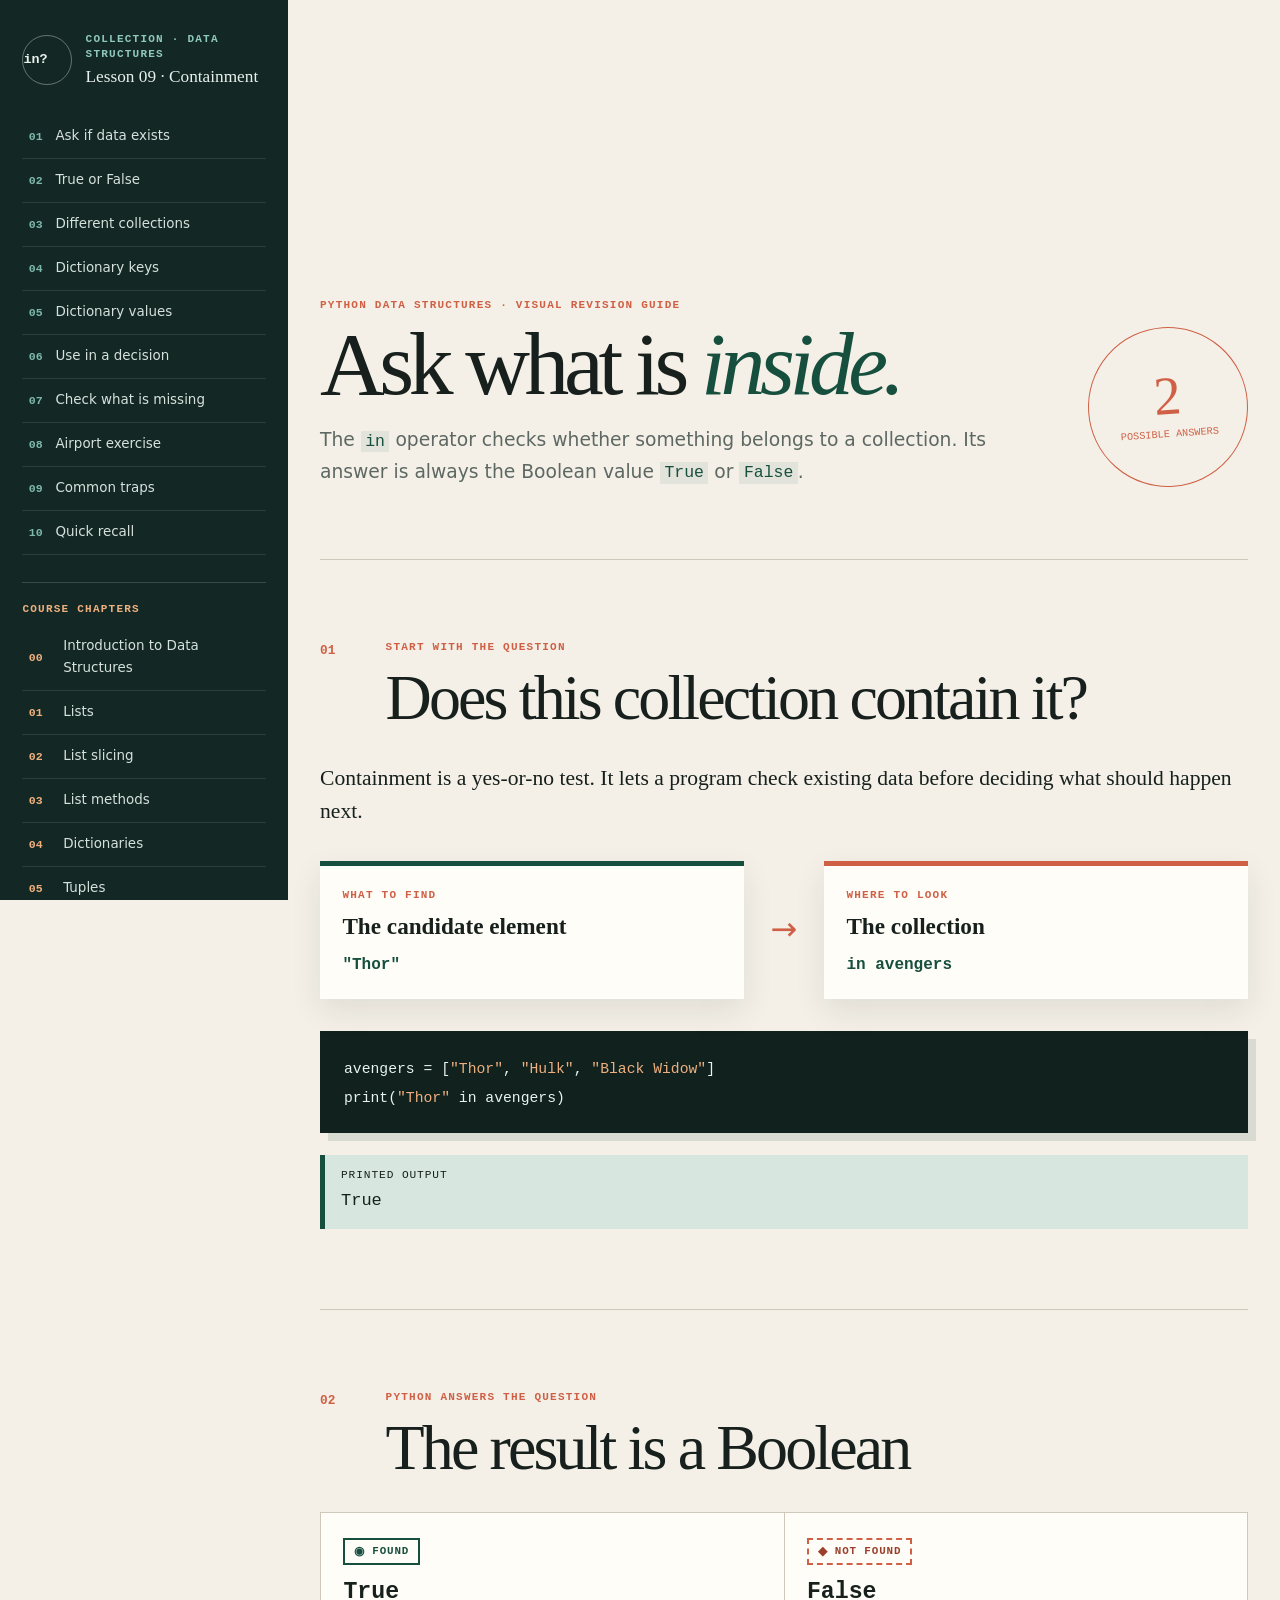
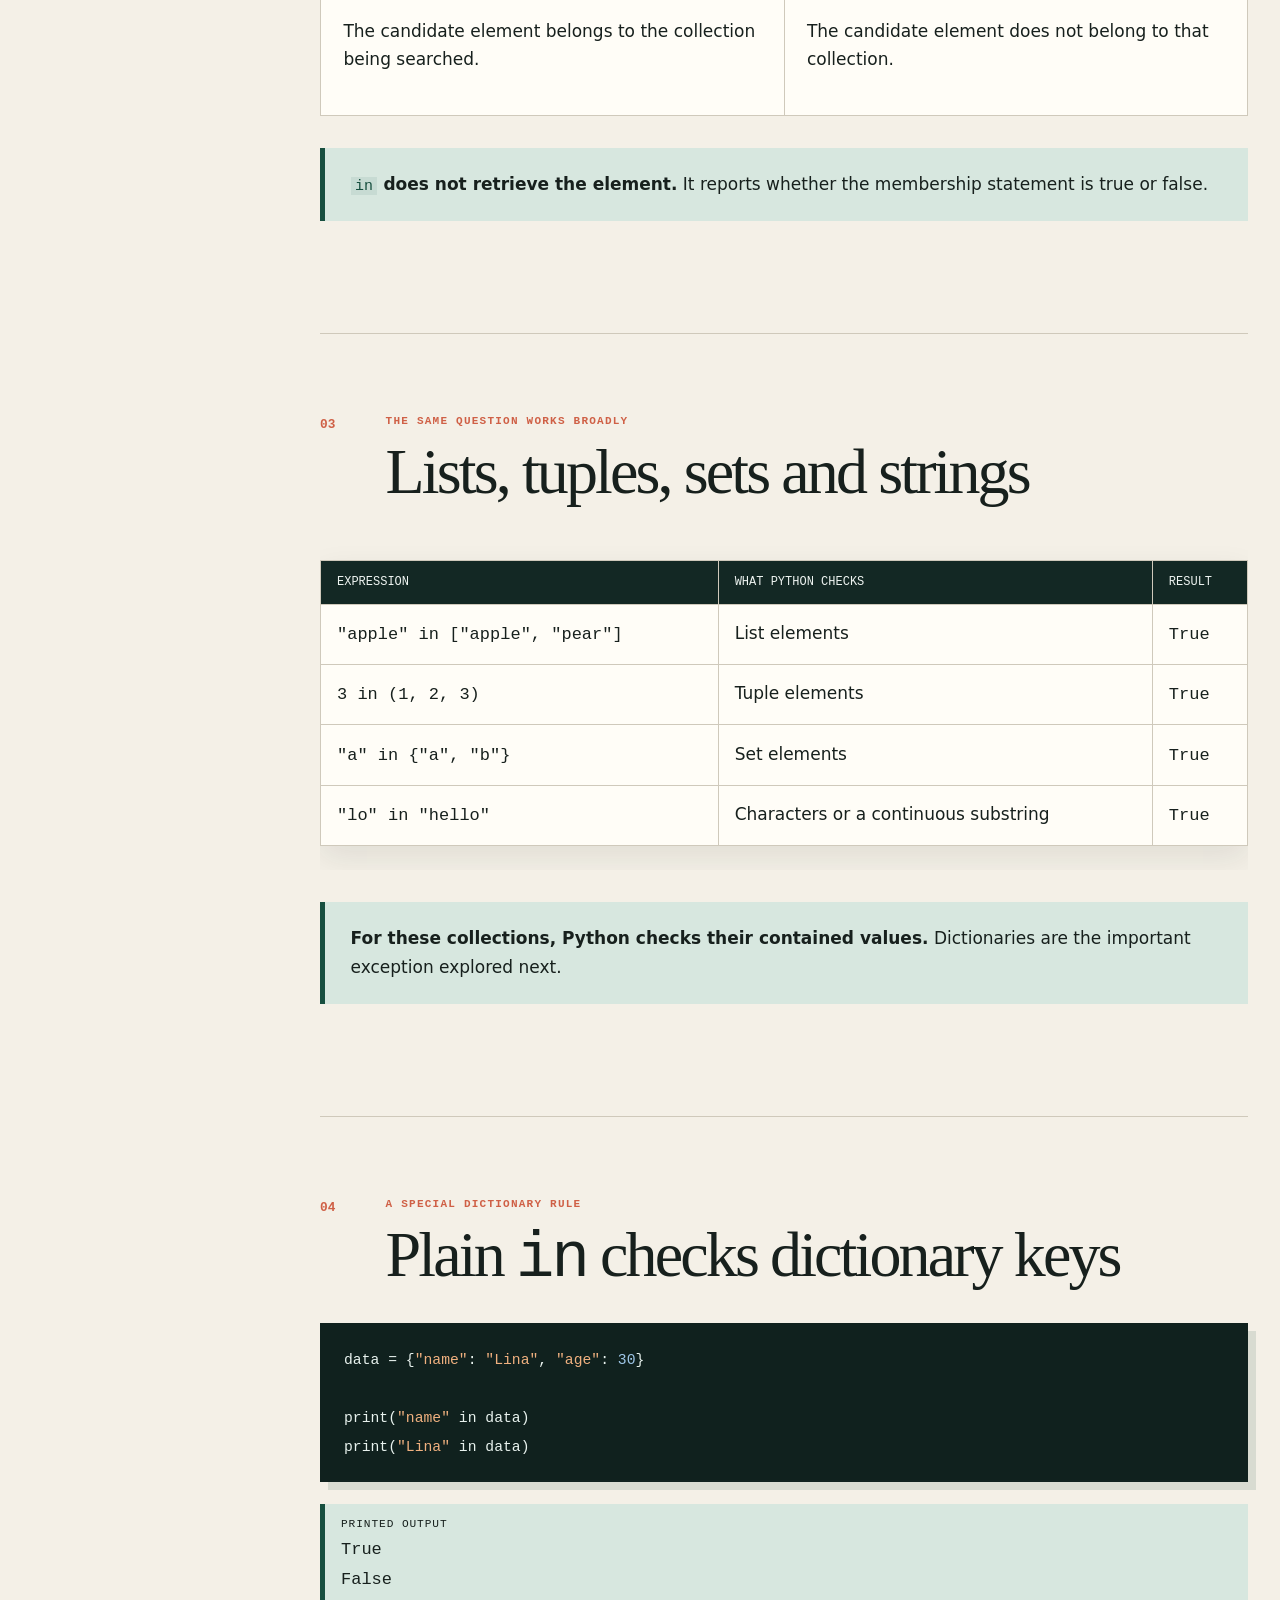
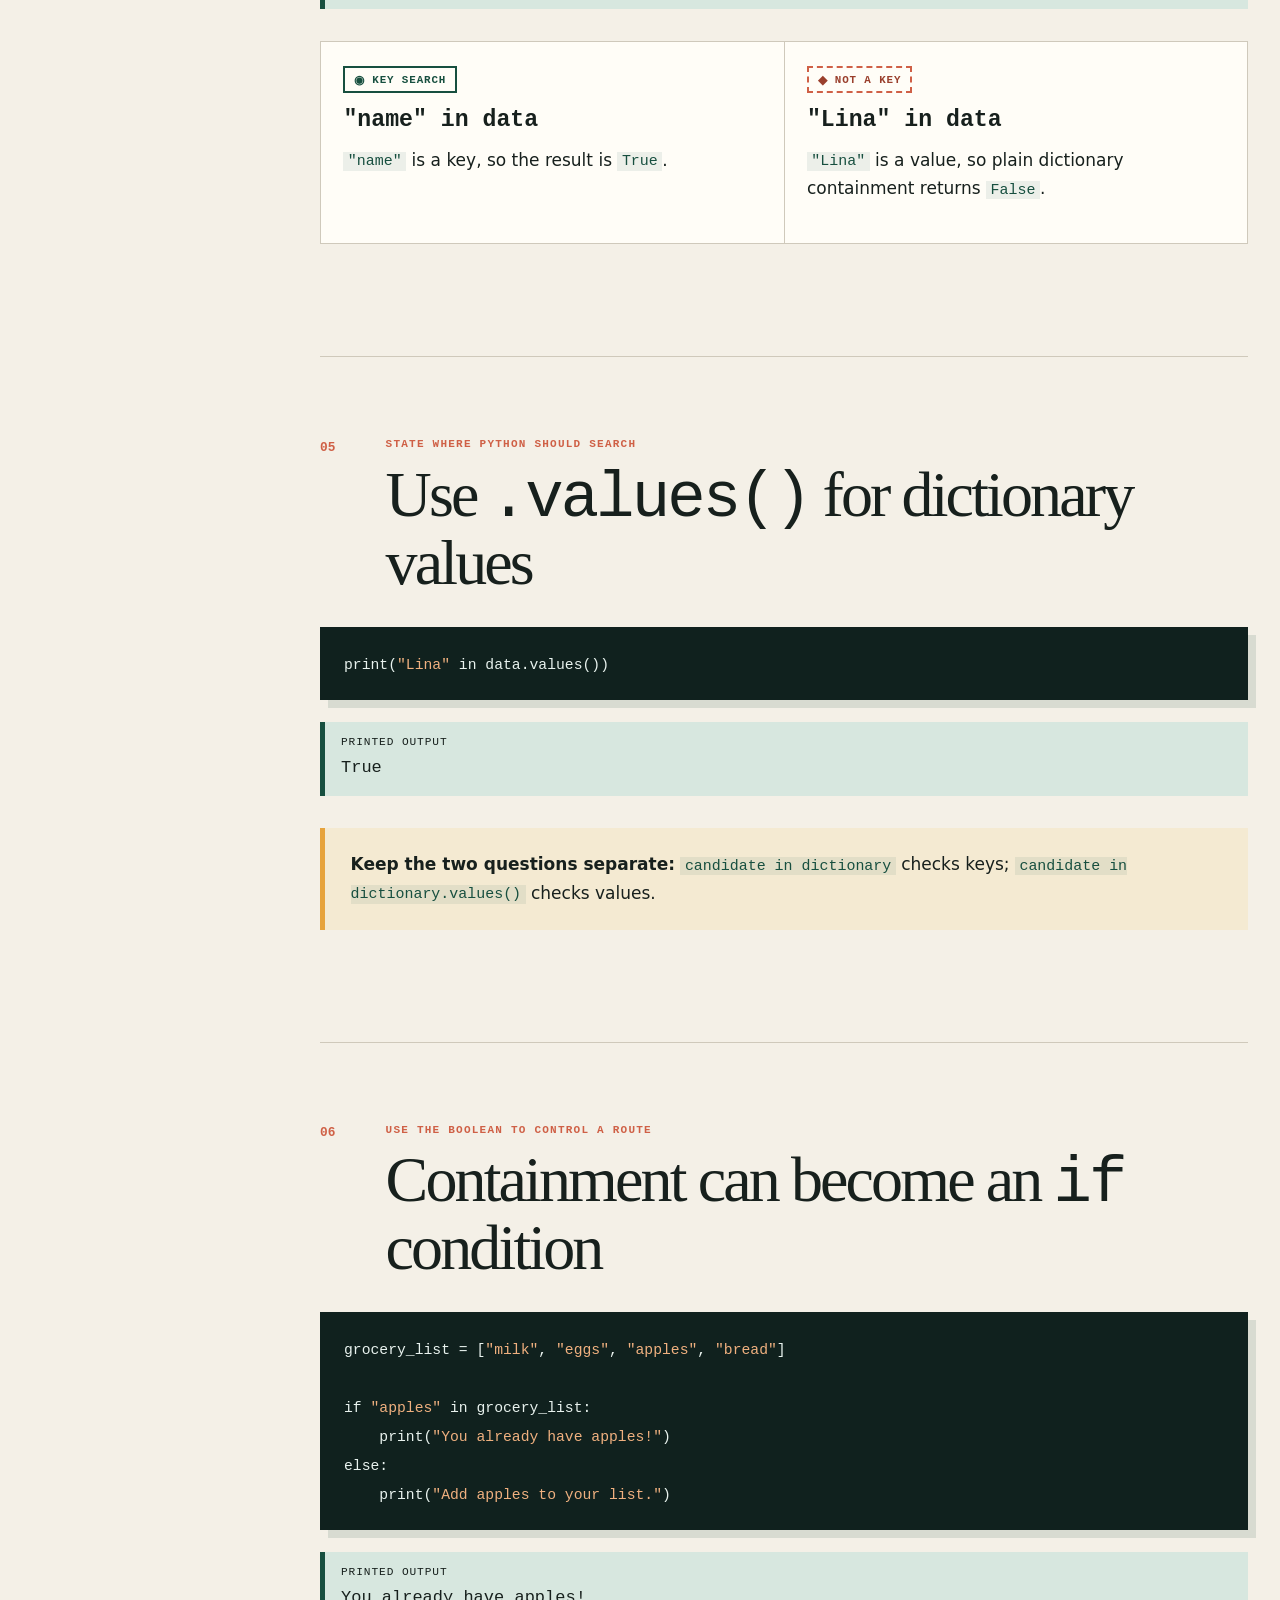
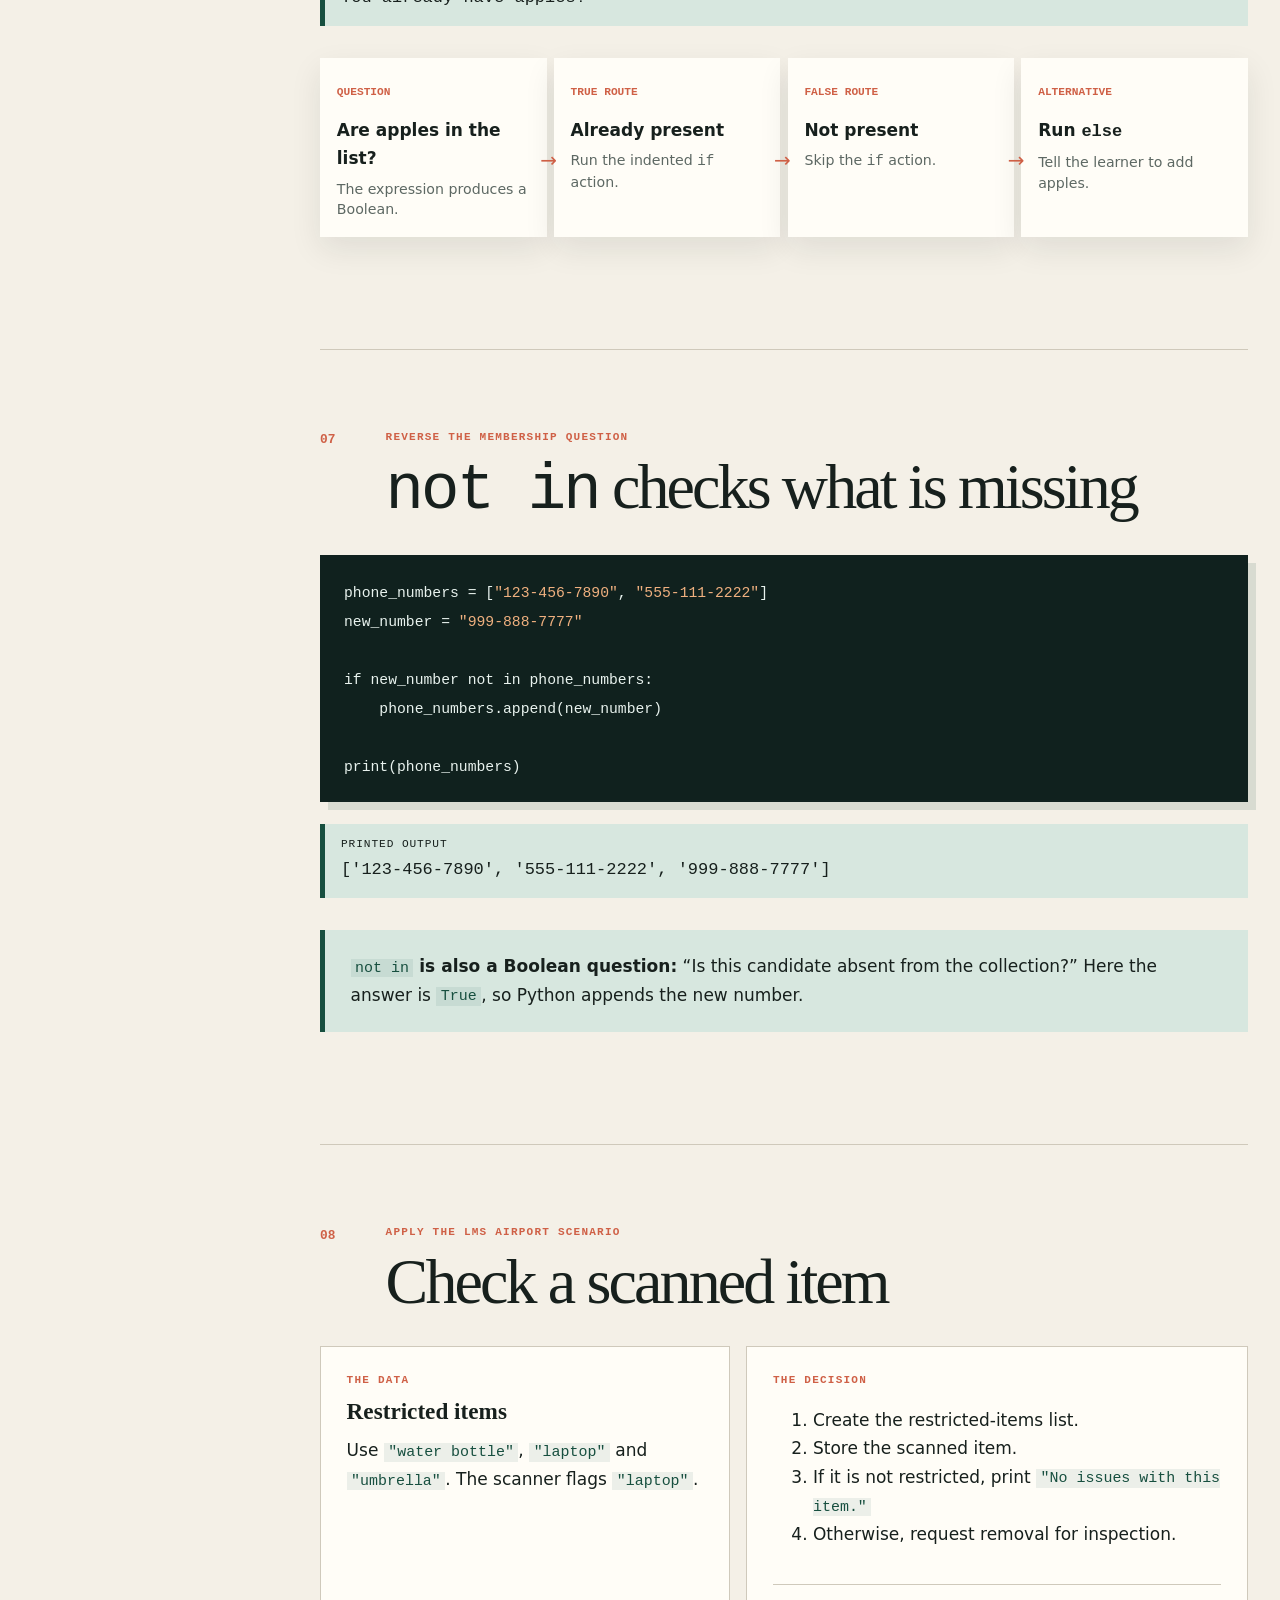
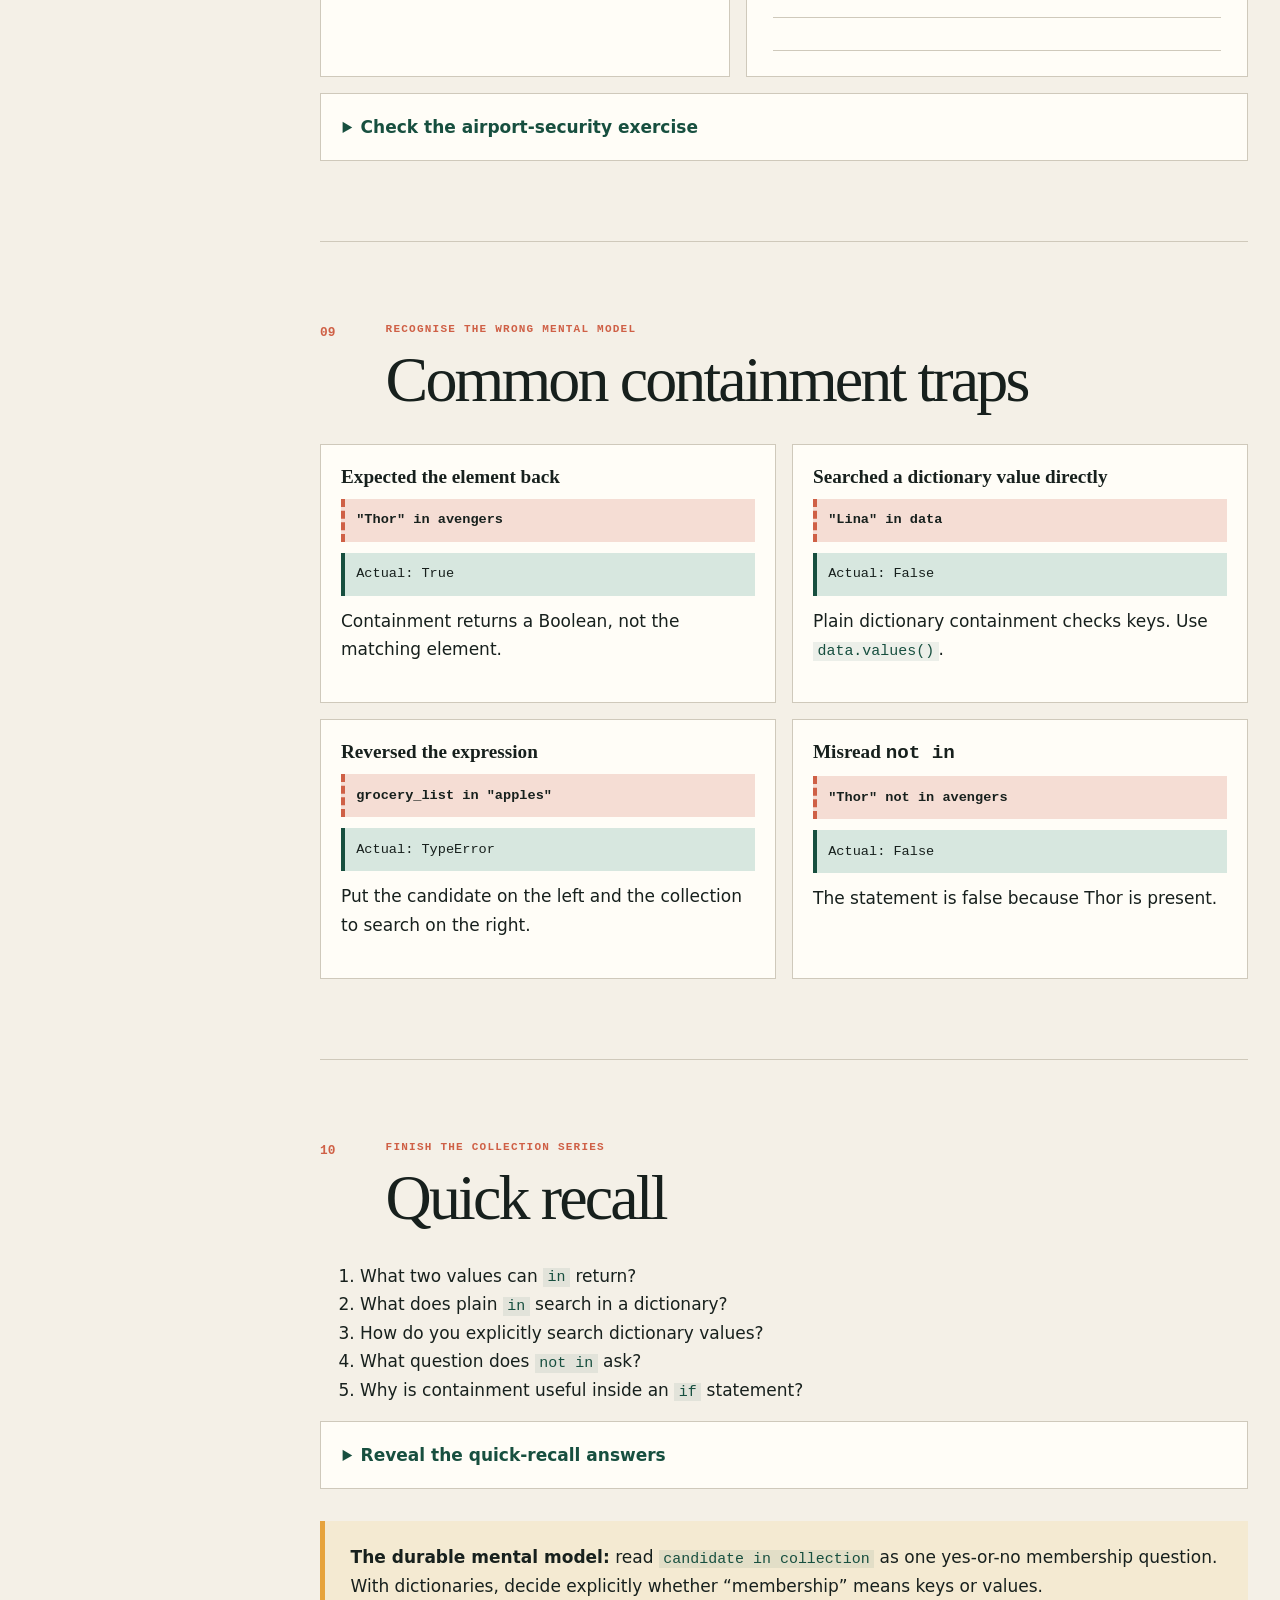
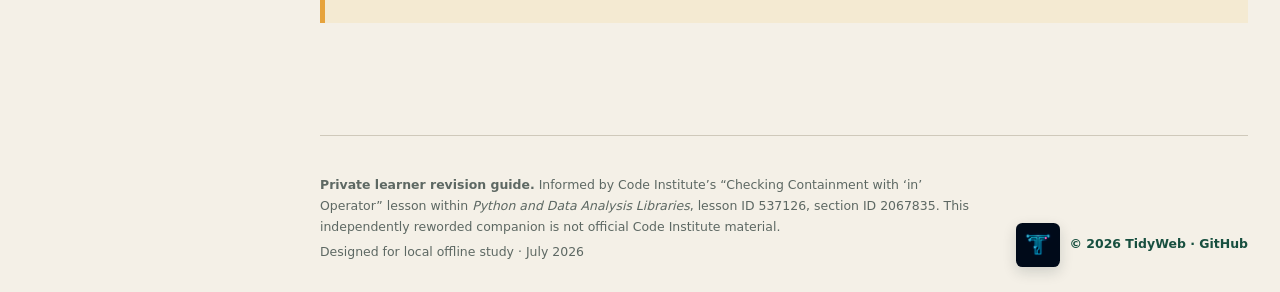
<file: Lists and Tuples/09-containment-in-operator-visual-guide.html>
<!doctype html>
<html lang="en-GB">
<head>
  <meta charset="utf-8">
  <meta name="viewport" content="width=device-width, initial-scale=1">
  <title>Python Containment — Ask with in</title>
  <link rel="stylesheet" href="../assets/lesson-guide.css">
</head>
<body>
<a class="skip" href="#content">Skip to lesson</a>
<aside class="rail" aria-label="Lesson navigation">
  <div class="brand"><a class="brand-mark brand-home" href="../index.html" aria-label="Introduction to Data Structures">in?</a><div><p class="eyebrow">Collection · Data structures</p><p class="brand-name">Lesson 09 · Containment</p></div></div>
  <nav class="section-nav" aria-label="Sections in Lesson 09"><ol>
    <li><a href="#purpose"><span>01</span> Ask if data exists</a></li>
    <li><a href="#boolean"><span>02</span> True or False</a></li>
    <li><a href="#collections"><span>03</span> Different collections</a></li>
    <li><a href="#dictionary"><span>04</span> Dictionary keys</a></li>
    <li><a href="#values"><span>05</span> Dictionary values</a></li>
    <li><a href="#decisions"><span>06</span> Use in a decision</a></li>
    <li><a href="#not-in"><span>07</span> Check what is missing</a></li>
    <li><a href="#practice"><span>08</span> Airport exercise</a></li>
    <li><a href="#traps"><span>09</span> Common traps</a></li>
    <li><a href="#recall"><span>10</span> Quick recall</a></li>
  </ol></nav>
  <nav class="course-nav" aria-label="Course chapters">
    <p>Course chapters</p>
    <ol>
      <li><a href="../index.html"><span>00</span> Introduction to Data Structures</a></li>
      <li><a href="01-lists-visual-guide.html"><span>01</span> Lists</a></li>
      <li><a href="02-list-slicing-visual-guide.html"><span>02</span> List slicing</a></li>
      <li><a href="03-list-methods-visual-guide.html"><span>03</span> List methods</a></li>
      <li><a href="04-dictionaries-visual-guide.html"><span>04</span> Dictionaries</a></li>
      <li><a href="05-tuples-visual-guide.html"><span>05</span> Tuples</a></li>
      <li><a href="06-sets-visual-guide.html"><span>06</span> Sets</a></li>
      <li><a href="07-nested-lists-visual-guide.html"><span>07</span> Nested lists</a></li>
      <li><a href="08-nested-dictionaries-visual-guide.html"><span>08</span> Nested dictionaries</a></li>
      <li><a href="09-containment-in-operator-visual-guide.html" aria-current="page"><span>09</span> Containment</a></li>
    </ol>
  </nav>
  <div class="rail-note"><p><strong>This page covers <code>in</code> and <code>not in</code>.</strong></p><p>They ask a membership question and return one Boolean answer.</p></div>
</aside>
<main id="content">
  <header class="hero"><div><p class="eyebrow">Python data structures · visual revision guide</p><h1>Ask what is <em>inside.</em></h1><p class="lede">The <code>in</code> operator checks whether something belongs to a collection. Its answer is always the Boolean value <code>True</code> or <code>False</code>.</p></div><div class="hero-index"><strong>2</strong><span>possible answers</span></div></header>

  <section class="lesson" id="purpose">
    <div class="lesson-head"><p class="lesson-no">01</p><div><p class="eyebrow">Start with the question</p><h2>Does this collection contain it?</h2></div></div>
    <p class="thesis">Containment is a yes-or-no test. It lets a program check existing data before deciding what should happen next.</p>
    <div class="anatomy"><div><p class="card-label">What to find</p><h3>The candidate element</h3><code class="syntax">"Thor"</code></div><div class="arrow" aria-hidden="true">→</div><div><p class="card-label">Where to look</p><h3>The collection</h3><code class="syntax">in avengers</code></div></div>
    <div class="code-block"><code>avengers = [<span class="code-string">"Thor"</span>, <span class="code-string">"Hulk"</span>, <span class="code-string">"Black Widow"</span>]
print(<span class="code-string">"Thor"</span> in avengers)</code></div>
    <div class="output"><strong>Printed output</strong><code>True</code></div>
  </section>

  <section class="lesson" id="boolean">
    <div class="lesson-head"><p class="lesson-no">02</p><div><p class="eyebrow">Python answers the question</p><h2>The result is a Boolean</h2></div></div>
    <div class="versus"><article><span class="mode-tag">Found</span><h3><code>True</code></h3><p>The candidate element belongs to the collection being searched.</p></article><article><span class="mode-tag mode-tag--change">Not found</span><h3><code>False</code></h3><p>The candidate element does not belong to that collection.</p></article></div>
    <div class="callout"><p><strong><code>in</code> does not retrieve the element.</strong> It reports whether the membership statement is true or false.</p></div>
  </section>

  <section class="lesson" id="collections">
    <div class="lesson-head"><p class="lesson-no">03</p><div><p class="eyebrow">The same question works broadly</p><h2>Lists, tuples, sets and strings</h2></div></div>
    <div class="catalogue-wrap"><table class="catalogue"><thead><tr><th>Expression</th><th>What Python checks</th><th>Result</th></tr></thead><tbody>
      <tr><td><code>"apple" in ["apple", "pear"]</code></td><td>List elements</td><td><code>True</code></td></tr>
      <tr><td><code>3 in (1, 2, 3)</code></td><td>Tuple elements</td><td><code>True</code></td></tr>
      <tr><td><code>"a" in {"a", "b"}</code></td><td>Set elements</td><td><code>True</code></td></tr>
      <tr><td><code>"lo" in "hello"</code></td><td>Characters or a continuous substring</td><td><code>True</code></td></tr>
    </tbody></table></div>
    <div class="callout"><p><strong>For these collections, Python checks their contained values.</strong> Dictionaries are the important exception explored next.</p></div>
  </section>

  <section class="lesson" id="dictionary">
    <div class="lesson-head"><p class="lesson-no">04</p><div><p class="eyebrow">A special dictionary rule</p><h2>Plain <code>in</code> checks dictionary keys</h2></div></div>
    <div class="code-block"><code>data = {<span class="code-string">"name"</span>: <span class="code-string">"Lina"</span>, <span class="code-string">"age"</span>: <span class="code-num">30</span>}

print(<span class="code-string">"name"</span> in data)
print(<span class="code-string">"Lina"</span> in data)</code></div>
    <div class="output"><strong>Printed output</strong><code>True<br>False</code></div>
    <div class="versus"><article><span class="mode-tag">Key search</span><h3><code>"name" in data</code></h3><p><code>"name"</code> is a key, so the result is <code>True</code>.</p></article><article><span class="mode-tag mode-tag--change">Not a key</span><h3><code>"Lina" in data</code></h3><p><code>"Lina"</code> is a value, so plain dictionary containment returns <code>False</code>.</p></article></div>
  </section>

  <section class="lesson" id="values">
    <div class="lesson-head"><p class="lesson-no">05</p><div><p class="eyebrow">State where Python should search</p><h2>Use <code>.values()</code> for dictionary values</h2></div></div>
    <div class="code-block"><code>print(<span class="code-string">"Lina"</span> in data.values())</code></div>
    <div class="output"><strong>Printed output</strong><code>True</code></div>
    <div class="callout callout--amber"><p><strong>Keep the two questions separate:</strong> <code>candidate in dictionary</code> checks keys; <code>candidate in dictionary.values()</code> checks values.</p></div>
  </section>

  <section class="lesson" id="decisions">
    <div class="lesson-head"><p class="lesson-no">06</p><div><p class="eyebrow">Use the Boolean to control a route</p><h2>Containment can become an <code>if</code> condition</h2></div></div>
    <div class="code-block"><code>grocery_list = [<span class="code-string">"milk"</span>, <span class="code-string">"eggs"</span>, <span class="code-string">"apples"</span>, <span class="code-string">"bread"</span>]

if <span class="code-string">"apples"</span> in grocery_list:
    print(<span class="code-string">"You already have apples!"</span>)
else:
    print(<span class="code-string">"Add apples to your list."</span>)</code></div>
    <div class="output"><strong>Printed output</strong><code>You already have apples!</code></div>
    <div class="route"><article><span>QUESTION</span><strong>Are apples in the list?</strong><small>The expression produces a Boolean.</small></article><article><span>TRUE ROUTE</span><strong>Already present</strong><small>Run the indented <code>if</code> action.</small></article><article><span>FALSE ROUTE</span><strong>Not present</strong><small>Skip the <code>if</code> action.</small></article><article><span>ALTERNATIVE</span><strong>Run <code>else</code></strong><small>Tell the learner to add apples.</small></article></div>
  </section>

  <section class="lesson" id="not-in">
    <div class="lesson-head"><p class="lesson-no">07</p><div><p class="eyebrow">Reverse the membership question</p><h2><code>not in</code> checks what is missing</h2></div></div>
    <div class="code-block"><code>phone_numbers = [<span class="code-string">"123-456-7890"</span>, <span class="code-string">"555-111-2222"</span>]
new_number = <span class="code-string">"999-888-7777"</span>

if new_number not in phone_numbers:
    phone_numbers.append(new_number)

print(phone_numbers)</code></div>
    <div class="output"><strong>Printed output</strong><code>['123-456-7890', '555-111-2222', '999-888-7777']</code></div>
    <div class="callout"><p><strong><code>not in</code> is also a Boolean question:</strong> “Is this candidate absent from the collection?” Here the answer is <code>True</code>, so Python appends the new number.</p></div>
  </section>

  <section class="lesson" id="practice">
    <div class="lesson-head"><p class="lesson-no">08</p><div><p class="eyebrow">Apply the LMS airport scenario</p><h2>Check a scanned item</h2></div></div>
    <div class="practice"><div><p class="card-label">The data</p><h3>Restricted items</h3><p>Use <code>"water bottle"</code>, <code>"laptop"</code> and <code>"umbrella"</code>. The scanner flags <code>"laptop"</code>.</p></div><div><p class="card-label">The decision</p><ol><li>Create the restricted-items list.</li><li>Store the scanned item.</li><li>If it is not restricted, print <code>"No issues with this item."</code></li><li>Otherwise, request removal for inspection.</li></ol><div class="answer-lines"><span></span><span></span><span></span></div></div></div>
    <details class="answer-check"><summary>Check the airport-security exercise</summary><div><div class="code-block"><code>restricted_items = [
    <span class="code-string">"water bottle"</span>,
    <span class="code-string">"laptop"</span>,
    <span class="code-string">"umbrella"</span>
]
scanned_item = <span class="code-string">"laptop"</span>

if scanned_item not in restricted_items:
    print(<span class="code-string">"No issues with this item."</span>)
else:
    print(<span class="code-string">"Please remove this item for inspection."</span>)</code></div><div class="output"><strong>Printed output</strong><code>Please remove this item for inspection.</code></div><p><code>"laptop"</code> is present, so <code>scanned_item not in restricted_items</code> is <code>False</code>. Python therefore runs the <code>else</code> branch.</p></div></details>
  </section>

  <section class="lesson" id="traps">
    <div class="lesson-head"><p class="lesson-no">09</p><div><p class="eyebrow">Recognise the wrong mental model</p><h2>Common containment traps</h2></div></div>
    <div class="diagnostic-grid"><article class="diagnostic"><h3>Expected the element back</h3><span class="wrong">"Thor" in avengers</span><span class="actual">Actual: True</span><p>Containment returns a Boolean, not the matching element.</p></article><article class="diagnostic"><h3>Searched a dictionary value directly</h3><span class="wrong">"Lina" in data</span><span class="actual">Actual: False</span><p>Plain dictionary containment checks keys. Use <code>data.values()</code>.</p></article><article class="diagnostic"><h3>Reversed the expression</h3><span class="wrong">grocery_list in "apples"</span><span class="actual">Actual: TypeError</span><p>Put the candidate on the left and the collection to search on the right.</p></article><article class="diagnostic"><h3>Misread <code>not in</code></h3><span class="wrong">"Thor" not in avengers</span><span class="actual">Actual: False</span><p>The statement is false because Thor is present.</p></article></div>
  </section>

  <section class="lesson" id="recall">
    <div class="lesson-head"><p class="lesson-no">10</p><div><p class="eyebrow">Finish the collection series</p><h2>Quick recall</h2></div></div>
    <ol><li>What two values can <code>in</code> return?</li><li>What does plain <code>in</code> search in a dictionary?</li><li>How do you explicitly search dictionary values?</li><li>What question does <code>not in</code> ask?</li><li>Why is containment useful inside an <code>if</code> statement?</li></ol>
    <details class="answer-check"><summary>Reveal the quick-recall answers</summary><div><ol><li><code>True</code> or <code>False</code>.</li><li>Dictionary keys.</li><li>Use <code>candidate in dictionary.values()</code>.</li><li>Whether the candidate is absent from the collection.</li><li>Its Boolean result lets Python select which branch should run.</li></ol></div></details>
    <div class="callout callout--amber"><p><strong>The durable mental model:</strong> read <code>candidate in collection</code> as one yes-or-no membership question. With dictionaries, decide explicitly whether “membership” means keys or values.</p></div>
  </section>
  <footer><div><p><strong>Private learner revision guide.</strong> Informed by Code Institute’s “Checking Containment with ‘in’ Operator” lesson within <em>Python and Data Analysis Libraries</em>, lesson ID 537126, section ID 2067835. This independently reworded companion is not official Code Institute material.</p><p>Designed for local offline study · July 2026</p></div><a class="tidy" href="https://github.com/TidyWeb/" target="_blank" rel="noopener"><img src="../assets/tidyweb_logo.png" alt="TidyWeb logo" width="44" height="44"><span>© 2026 TidyWeb · GitHub</span></a></footer>
</main>
</body>
</html>
</file>
<file: assets/lesson-guide.css>
:root {
  --ink:#17201d; --paper:#f4f0e7; --panel:#fffdf7; --muted:#5d6863;
  --green:#174f3f; --mint:#d7e7df; --amber:#e6a33c; --coral:#cf6046;
  --coral-soft:#f5ddd4; --line:#cfc9bb; --rail:#132824; --code:#10211e;
  --shadow:0 12px 30px rgba(23,32,29,.09);
  --serif:Georgia,"Times New Roman",serif;
  --sans:ui-sans-serif,system-ui,-apple-system,"Segoe UI",sans-serif;
  --mono:ui-monospace,SFMono-Regular,Menlo,Consolas,monospace;
}
*{box-sizing:border-box} html{scroll-behavior:smooth}
body{margin:0;color:var(--ink);background:var(--paper);font:17px/1.68 var(--sans)}
a{color:inherit}.skip{position:fixed;z-index:30;top:.7rem;left:.7rem;padding:.7rem 1rem;background:var(--panel);transform:translateY(-160%)}.skip:focus{transform:none}
p code,li code{padding:.08rem .28rem;color:var(--green);background:rgba(23,79,63,.08);font:.88em var(--mono)}
.rail{position:fixed;inset:0 auto 0 0;width:18rem;display:flex;flex-direction:column;gap:1.7rem;padding:2rem 1.4rem;overflow:auto;color:#e8f0ec;background:var(--rail)}
.brand{display:flex;gap:.85rem;align-items:center}.brand-mark{display:grid;width:3.1rem;aspect-ratio:1;place-items:center;border:1px solid rgba(255,255,255,.35);border-radius:50%;font:700 .9rem var(--mono)}
.rail .brand-home{flex:0 0 auto;padding:0;border:1px solid rgba(255,255,255,.35);color:#e8f0ec;text-decoration:none}.rail .brand-home:hover,.rail .brand-home:focus-visible{border-color:var(--amber);color:#fff;background:rgba(230,163,60,.13)}
.eyebrow,.card-label{font:800 .69rem/1.4 var(--mono);letter-spacing:.11em;text-transform:uppercase}.brand .eyebrow{margin:0 0 .2rem;color:#8fc9bc}.brand-name{margin:0;font:1.08rem/1.25 var(--serif)}
.rail ol{margin:0;padding:0;list-style:none}.rail a{display:flex;gap:.8rem;align-items:center;padding:.64rem .4rem;border-bottom:1px solid rgba(255,255,255,.1);color:#d6e1dd;font-size:.84rem;text-decoration:none}.rail a:hover,.rail a:focus-visible{color:#fff;background:rgba(255,255,255,.06)}.rail a span{color:#7eb8ad;font:700 .72rem var(--mono)}
.course-nav{padding-top:1.15rem;border-top:1px solid rgba(255,255,255,.16)}.course-nav>p{margin:0 0 .45rem;color:#efb07f;font:800 .69rem/1.4 var(--mono);letter-spacing:.11em;text-transform:uppercase}.course-nav a{position:relative}.course-nav a span{min-width:1.35rem;color:#efb07f}.course-nav a[aria-current="page"]{border-left:4px solid var(--amber);color:#fff;background:rgba(230,163,60,.13);font-weight:750}.course-nav a[aria-current="page"]::after{content:"Current";margin-left:auto;color:#ffd196;font:700 .59rem var(--mono);letter-spacing:.05em;text-transform:uppercase}
.rail-note{margin-top:auto;padding:1rem;border-left:3px solid var(--coral);background:rgba(255,255,255,.055);font-size:.76rem}.rail-note p{margin:.15rem 0}.rail-note p:last-child{color:#b9cbc6}
main{margin-left:18rem}.hero,.lesson,footer{width:min(72rem,calc(100% - 4rem));margin-inline:auto}
.hero{display:grid;grid-template-columns:minmax(0,1fr) 10rem;gap:3rem;align-items:end;min-height:35rem;padding:6rem 0 4.5rem;border-bottom:1px solid var(--line)}
.hero .eyebrow,.lesson .eyebrow{margin:0 0 .65rem;color:var(--coral)}h1,h2,h3{font-family:var(--serif)}
h1{max-width:13ch;margin:.5rem 0 1.25rem;font-size:clamp(3.4rem,7vw,6.4rem);font-weight:500;letter-spacing:-.06em;line-height:.9}h1 em{color:var(--green);font-weight:400}.lede{max-width:48rem;margin:0;color:var(--muted);font-size:1.17rem}
.intro-title{max-width:none;font-size:clamp(2rem,5.8vw,5.25rem);line-height:.92}.intro-title span,.intro-title em{display:block;white-space:nowrap}.intro-title em{margin-top:.16em}
.hero-index{display:grid;aspect-ratio:1;place-content:center;border:1px solid var(--coral);border-radius:50%;color:var(--coral);text-align:center;transform:rotate(-4deg)}.hero-index strong{font:3.4rem/.9 var(--serif)}.hero-index span{display:block;max-width:7rem;margin-top:.45rem;font:.64rem/1.3 var(--mono);text-transform:uppercase}
.lesson{padding:5rem 0;border-bottom:1px solid var(--line);scroll-margin-top:1rem}.lesson-head{display:grid;grid-template-columns:3rem minmax(0,1fr);gap:1.1rem;align-items:start;margin-bottom:2rem}.lesson-no{margin:.18rem 0 0;color:var(--coral);font:700 .8rem var(--mono)}
h2{margin:0;font-size:clamp(2.35rem,5vw,4.35rem);font-weight:500;letter-spacing:-.045em;line-height:1}h3{margin:0 0 .65rem;font-size:1.45rem;line-height:1.2}p{margin:0 0 1.15rem}.thesis{max-width:58rem;font:1.35rem/1.55 var(--serif)}
.callout{margin:2rem 0;padding:1.4rem 1.6rem;border-left:5px solid var(--green);background:var(--mint)}.callout--amber{border-color:var(--amber);background:#f4ead2}.callout p:last-child{margin-bottom:0}
.two,.three{display:grid;gap:1rem}.two{grid-template-columns:repeat(2,1fr)}.three{grid-template-columns:repeat(3,1fr)}.two>*,.three>*,.practice>*{min-width:0}
.card{padding:1.45rem;border:1px solid var(--line);background:var(--panel);box-shadow:var(--shadow)}.card-label{margin:0 0 .6rem;color:var(--coral)}.card p:last-child{margin-bottom:0}.card--dark{border-color:var(--rail);color:#edf3f0;background:var(--rail)}.card--dark .card-label{color:#8bc6ba}
.code-block{margin:1.4rem 0;padding:1.35rem 1.5rem;overflow-x:auto;color:#e8f2ee;background:var(--code);box-shadow:8px 8px 0 rgba(23,79,63,.13)}.code-block code{font:.92rem/1.7 var(--mono);white-space:pre}.code-comment{color:#83b5a9}.code-string{color:#efb07f}.code-num{color:#9fc7e8}.code-bool{color:#d7b7f5;font-weight:800}
.anatomy,.operation{display:grid;grid-template-columns:1fr 3rem 1fr;gap:1rem;align-items:center;margin:2rem 0}.anatomy>div:not(.arrow),.operation>div:not(.arrow){padding:1.4rem;border-top:5px solid var(--green);background:var(--panel);box-shadow:var(--shadow)}.anatomy>div:last-child,.operation>div:last-child{border-color:var(--coral)}.arrow{color:var(--coral);font-size:2rem;text-align:center}.syntax{display:block;margin:.75rem 0 0;color:var(--green);font:700 1rem/1.5 var(--mono)}
.index-map{margin:2rem 0;padding:1.5rem;border:1px solid var(--line);background:var(--panel);box-shadow:var(--shadow);overflow-x:auto}.index-grid{display:grid;grid-template-columns:repeat(4,minmax(9.5rem,1fr));min-width:41rem}.index-cell{display:grid;text-align:center}.pos,.neg{padding:.55rem;font:700 .78rem var(--mono)}.pos{color:var(--green);background:var(--mint)}.neg{color:#9a3f2c;background:var(--coral-soft)}.value{padding:1.35rem .7rem;border:1px solid var(--line);border-right:0;background:#fff;font:1.08rem var(--mono)}.index-cell:last-child .value{border-right:1px solid var(--line)}.scroll-note{margin:.75rem 0 0;color:var(--muted);font-size:.78rem}
.route{display:grid;grid-template-columns:repeat(4,1fr);gap:.45rem;margin:2rem 0}.route article{position:relative;min-height:10rem;padding:1.05rem;background:var(--panel);box-shadow:var(--shadow)}.route article:after{content:"→";position:absolute;top:48%;right:-.65rem;z-index:2;color:var(--coral);font-size:1.25rem}.route article:last-child:after{display:none}.route span{color:var(--coral);font:700 .7rem var(--mono)}.route strong,.route small{display:block}.route strong{margin:.8rem 0 .35rem}.route small{color:var(--muted);line-height:1.45}
.checklist{display:grid;grid-template-columns:repeat(2,1fr);gap:1px;margin:0;padding:1px;list-style:none;background:var(--line)}.checklist li{display:grid;grid-template-columns:2rem 1fr;gap:.8rem;padding:1.1rem;background:var(--panel)}.checklist span{color:var(--coral);font:700 .8rem var(--mono)}.checklist p{margin:0}
.practice{display:grid;grid-template-columns:.9fr 1.1fr;gap:1rem}.practice>div{padding:1.6rem;border:1px solid var(--line);background:var(--panel)}.answer-lines{display:grid;gap:.8rem;margin-top:1rem}.answer-lines span{display:block;height:1.25rem;border-bottom:1px solid var(--line)}
.answer-check{margin-top:1rem;border:1px solid var(--line);background:var(--panel)}.answer-check summary{padding:1.15rem 1.35rem;cursor:pointer;color:var(--green);font-weight:800}.answer-check[open] summary{border-bottom:1px solid var(--line)}.answer-check>div{padding:1.35rem}.answer-check li{margin-bottom:.65rem}.future-note{margin-top:2rem;padding:1.5rem;border:1px solid var(--amber);background:var(--panel);box-shadow:8px 8px 0 #f4ead2}.future-note p:last-child{margin-bottom:0}
.mode-tag{display:inline-flex;align-items:center;gap:.45rem;margin:0 0 .75rem;padding:.28rem .55rem;border:2px solid var(--green);color:var(--green);background:var(--panel);font:800 .68rem var(--mono);letter-spacing:.08em;text-transform:uppercase}.mode-tag:before{content:"◉";font-size:.72rem}.mode-tag--change{border-style:dashed;border-color:var(--coral);color:#9a3f2c}.mode-tag--change:before{content:"◆"}.mode-tag--both{border-style:double;border-width:4px;border-color:var(--amber);color:#75500f}.mode-tag--both:before{content:"↔"}
.output{margin:1rem 0 0;padding:.85rem 1rem;border-left:5px solid var(--green);color:var(--ink);background:var(--mint)}.output strong{display:block;margin-bottom:.25rem;font:.7rem var(--mono);letter-spacing:.08em;text-transform:uppercase}.output code{white-space:normal;overflow-wrap:anywhere}
.versus{display:grid;grid-template-columns:1fr 1fr;gap:1px;margin:2rem 0;padding:1px;background:var(--line)}.versus>article{min-width:0;padding:1.4rem;background:var(--panel)}
.state-line{margin:1rem 0;padding:1rem 1.2rem;border-left:5px solid var(--coral);background:var(--coral-soft)}.state-line p{margin:0}.state-line code{white-space:normal}
.catalogue{width:100%;border-collapse:collapse;margin:1.5rem 0;background:var(--panel);box-shadow:var(--shadow)}.catalogue th,.catalogue td{padding:.9rem 1rem;border:1px solid var(--line);text-align:left;vertical-align:top}.catalogue th{color:#edf3f0;background:var(--rail);font:.75rem var(--mono);text-transform:uppercase}.catalogue td:first-child{white-space:nowrap}.catalogue-wrap{overflow-x:auto}
.operation--labelled{grid-template-columns:1fr minmax(8rem,auto) 1fr}.operation-label{display:grid;gap:.3rem;place-items:center;color:var(--coral);font:800 .72rem/1.35 var(--mono);text-align:center}.operation-label:after{content:"→";font:2rem/1 var(--serif)}
.diagnostic-grid{display:grid;grid-template-columns:repeat(2,1fr);gap:1rem}.diagnostic{padding:1.25rem;border:1px solid var(--line);background:var(--panel)}.diagnostic h3{font-size:1.2rem}.diagnostic .wrong{display:block;margin:.7rem 0;padding:.7rem;border-left:4px dashed var(--coral);background:var(--coral-soft);font:700 .85rem/1.5 var(--mono)}.diagnostic .actual{display:block;margin:.7rem 0;padding:.7rem;border-left:4px solid var(--green);background:var(--mint);font:.85rem/1.5 var(--mono)}
.choice-map-wrap{margin:2rem 0;overflow-x:auto}.choice-map{display:grid;grid-template-columns:9rem repeat(2,minmax(17rem,1fr));gap:1px;min-width:46rem;padding:1px;background:var(--line);box-shadow:var(--shadow)}.choice-corner,.choice-axis{display:grid;place-items:center;min-height:4.4rem;padding:1rem;color:#edf3f0;background:var(--rail);font:800 .72rem/1.35 var(--mono);letter-spacing:.08em;text-align:center;text-transform:uppercase}.choice-corner{color:#8fc9bc}.choice-row-label{display:grid;place-items:center;padding:1rem;color:var(--green);background:var(--mint);font:800 .72rem/1.35 var(--mono);letter-spacing:.08em;text-align:center;text-transform:uppercase}.choice-cell{display:grid;align-content:start;min-height:12rem;padding:1.15rem;background:var(--panel)}.choice-entry{display:grid;grid-template-columns:3.1rem minmax(0,1fr);gap:.9rem;align-items:center;padding:.25rem;color:inherit;text-decoration:none}.choice-entry+.choice-entry{margin-top:.9rem;padding-top:1.15rem;border-top:1px solid var(--line)}.choice-entry .brand-mark,.symbol-link .brand-mark,.guide-card .brand-mark{border-color:var(--line);color:var(--green);background:var(--paper)}.choice-entry strong,.choice-entry small{display:block}.choice-entry strong{font:1.2rem/1.2 var(--serif)}.choice-entry small{margin-top:.3rem;color:var(--muted);line-height:1.35}.choice-empty{grid-template-columns:3.1rem minmax(0,1fr);gap:.9rem;place-content:center;align-items:center;color:var(--muted);background:#ebe8df;text-align:left}.choice-empty .brand-mark{border-style:dashed;border-color:#aaa49a;color:#777;background:#e1ddd3}.choice-empty strong,.choice-empty small{display:block}.choice-empty strong{font:1.2rem/1.2 var(--serif)}.choice-empty small{margin-top:.35rem;line-height:1.35}.choice-empty code{color:var(--ink);font:.9em var(--mono)}
.symbol-strip-wrap{margin:2rem 0;overflow-x:auto;border:1px solid var(--line);background:var(--line);box-shadow:var(--shadow)}.symbol-strip{display:grid;grid-template-columns:repeat(9,minmax(5.5rem,1fr));gap:1px;min-width:50rem}.symbol-link{display:grid;gap:.8rem;place-items:center;min-height:9rem;padding:1rem .4rem;color:inherit;background:var(--panel);text-align:center;text-decoration:none}.symbol-link strong{font:.86rem/1.25 var(--serif)}
.connection-title{margin:3.2rem 0 .55rem}.connection-title:first-of-type{margin-top:0}.connection-link{color:inherit;text-decoration:none}.connection-link .brand-mark{margin-bottom:1rem;border-color:var(--line);color:var(--green);background:var(--paper)}
.lesson-introduction{padding-block:4rem}.lesson-introduction .thesis{margin-bottom:0}.shape-summary-grid{display:grid;grid-template-columns:repeat(4,minmax(0,1fr));gap:1rem;margin:2.2rem 0 1.8rem}.shape-summary{min-width:0}.shape-name{display:grid;min-height:4.4rem;margin:0;padding:.8rem 1rem;place-items:center;border:1px solid var(--green);border-radius:1.15rem;color:var(--green);background:var(--panel);box-shadow:var(--shadow);font-size:1.35rem;text-align:center}.shape-summary p{margin:.85rem .2rem 0;color:var(--muted);font-size:.94rem;line-height:1.55}.shape-summary-close{max-width:58rem;margin:0;font:1.1rem/1.6 var(--serif)}.connection-story{display:grid;grid-template-columns:repeat(2,minmax(0,1fr));gap:1px;margin:2rem 0;padding:1px;background:var(--line)}.connection-story article{position:relative;min-width:0;padding:1.4rem;background:var(--panel)}.connection-story article::after{content:"→";position:absolute;right:-.72rem;bottom:1rem;z-index:2;color:var(--coral);font:1.45rem/1 var(--serif)}.connection-story article:nth-child(2n)::after{content:"↓";right:1rem;bottom:-.78rem}.connection-story article:last-child::after{display:none}.story-step{min-height:2.55rem;margin:0 0 .55rem;padding-right:3.6rem;color:var(--coral);font:800 .69rem/1.4 var(--mono);letter-spacing:.08em;text-transform:uppercase}.story-icon{position:absolute;top:1.05rem;right:1.2rem;width:2.55rem;border-color:var(--line);color:var(--green);background:var(--paper);font-size:.72rem}.story-icon-pair{position:absolute;top:1.05rem;right:1.2rem;display:flex}.story-icon-pair .story-icon{position:static;width:2.4rem;background:var(--paper)}.story-icon-pair .story-icon+.story-icon{margin-left:-.45rem;background:var(--panel)}.story-icon-pair+.story-step{padding-right:4.8rem}.story-code{display:block;margin:1rem 0;padding:.85rem 1rem;overflow-x:auto;color:#e8f2ee;background:var(--code);font:.82rem/1.55 var(--mono);white-space:nowrap}.connection-story article>p:last-child{margin-bottom:0}.story-result{margin:-.35rem 0 1rem;padding-left:.8rem;border-left:4px solid var(--amber);color:var(--muted);font-size:.82rem}.story-result strong{color:var(--ink)}
.guide-grid{display:grid;grid-template-columns:repeat(3,1fr);gap:1rem}.guide-card{display:grid;grid-template-columns:3.1rem minmax(0,1fr);gap:1rem;align-content:start;min-height:12rem;color:inherit;text-decoration:none}.guide-card h3{align-self:center;margin:0}.guide-card p{grid-column:1/-1;margin-top:.3rem;color:var(--muted)}.guide-card:hover,.guide-card:focus-visible,.symbol-link:hover,.symbol-link:focus-visible,.choice-entry:hover,.choice-entry:focus-visible{border-color:var(--green);background:#f8f5ed}
footer{display:flex;justify-content:space-between;align-items:flex-end;gap:2rem;padding:2.2rem 0 4rem;color:var(--muted);font-size:.78rem}footer p{max-width:48rem;margin:.25rem 0}.tidy{display:inline-flex;align-items:center;gap:.6rem;color:var(--green);font-weight:800;text-decoration:none;white-space:nowrap}.tidy img{display:block;width:2.75rem;height:2.75rem;object-fit:cover;border-radius:.4rem;box-shadow:0 5px 14px rgba(20,40,38,.16)}
:focus-visible{outline:3px solid var(--amber);outline-offset:3px}
@media(max-width:1100px){.guide-grid,.shape-summary-grid{grid-template-columns:repeat(2,1fr)}}
@media(max-width:720px){.guide-grid{grid-template-columns:1fr}.guide-card{min-height:0}.choice-map-wrap,.symbol-strip-wrap{margin-inline:-1rem;padding-inline:1rem;border-inline:0;background:transparent}.choice-map,.symbol-strip{border:1px solid var(--line)}}
@media(max-width:1100px){.rail{position:static;width:100%;padding:1rem 1.25rem;overflow:visible}.brand{justify-content:center}.section-nav{overflow-x:auto}.section-nav ol{display:flex;min-width:max-content}.rail .section-nav a{border:0}.course-nav{padding-top:1rem}.course-nav>p{text-align:center}.course-nav ol{display:grid;grid-template-columns:repeat(5,minmax(0,1fr));gap:1px;background:rgba(255,255,255,.1)}.rail .course-nav a{height:100%;padding:.62rem .55rem;border:0;background:var(--rail)}.rail .course-nav a[aria-current="page"]{border-left:4px solid var(--amber);background:rgba(230,163,60,.13)}.course-nav a[aria-current="page"]::after{display:none}.rail-note{display:none}main{margin-left:0}.route{grid-template-columns:repeat(2,1fr)}.route article:nth-child(2):after{content:"↓";top:auto;right:1rem;bottom:-1rem}.route article:nth-child(3){grid-column:2;grid-row:2}.route article:nth-child(3):after{content:"←";right:auto;left:-.65rem}.route article:nth-child(4){grid-column:1;grid-row:2}}
@media(max-width:480px){.course-nav ol{grid-template-columns:repeat(2,minmax(0,1fr))}.rail .course-nav a{font-size:.76rem}}
@media(max-width:720px){.hero,.lesson,footer{width:min(100% - 2rem,72rem)}.hero{grid-template-columns:1fr;min-height:0;padding:4rem 0 3rem}h1{font-size:clamp(3rem,16vw,4.7rem)}.hero-index{width:7rem}.lesson{padding:3.5rem 0}.lesson-introduction{padding-block:3rem}.two,.three,.anatomy,.operation,.route,.checklist,.practice,.diagnostic-grid,.versus,.connection-story,.shape-summary-grid{grid-template-columns:1fr}.connection-story article::after,.connection-story article:nth-child(2n)::after{content:"↓";right:1rem;bottom:-.78rem}.connection-story article:last-child::after{display:none}.story-code{white-space:normal;overflow-wrap:anywhere}.arrow{transform:rotate(90deg)}.operation-label:after{content:"↓"}.route article{min-height:0}.route article:nth-child(3),.route article:nth-child(4){grid-column:auto;grid-row:auto}.route article:after,.route article:nth-child(2):after,.route article:nth-child(3):after{content:"↓";top:auto;right:1rem;bottom:-1rem;left:auto}.catalogue{min-width:42rem}footer{display:block}.tidy{margin-top:1rem}}
@media print{.rail{display:none}main{margin-left:0}.hero{min-height:auto}.card,.code-block,.index-map,.catalogue{box-shadow:none}}
</file>
